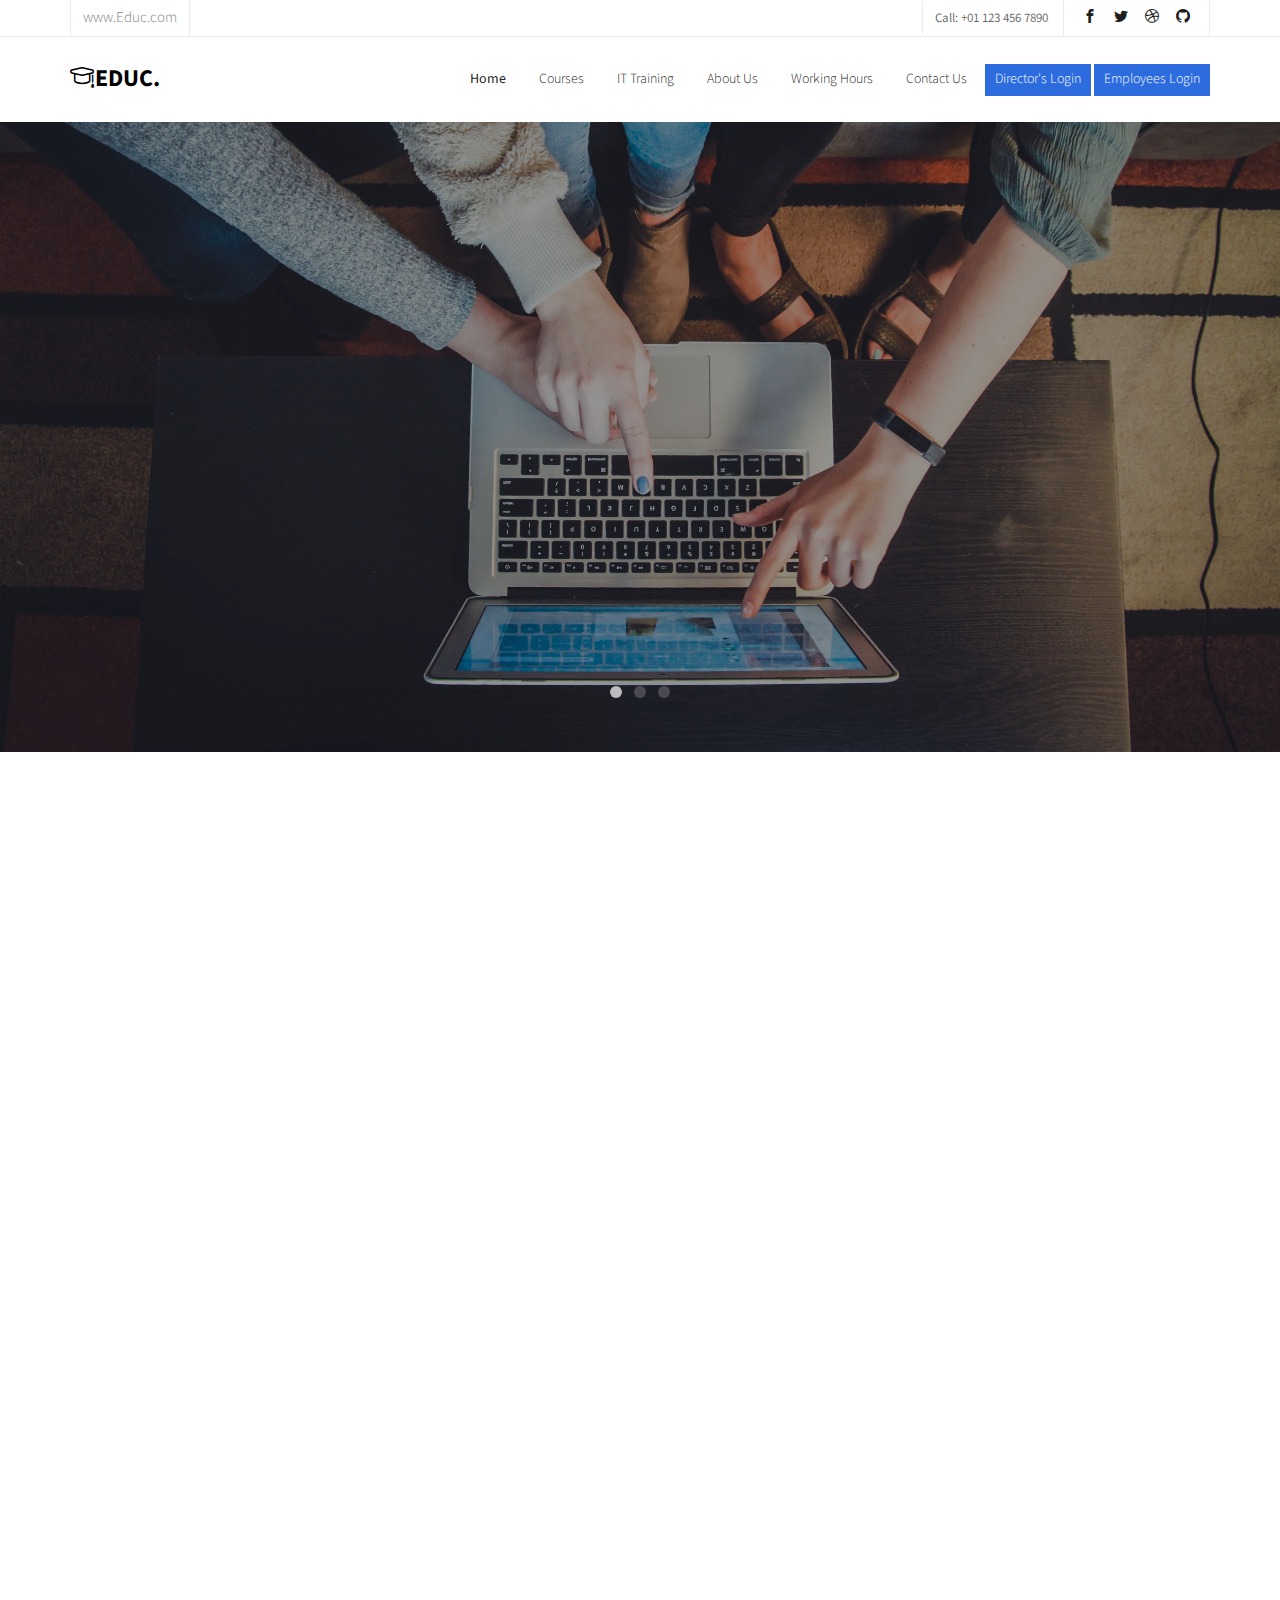
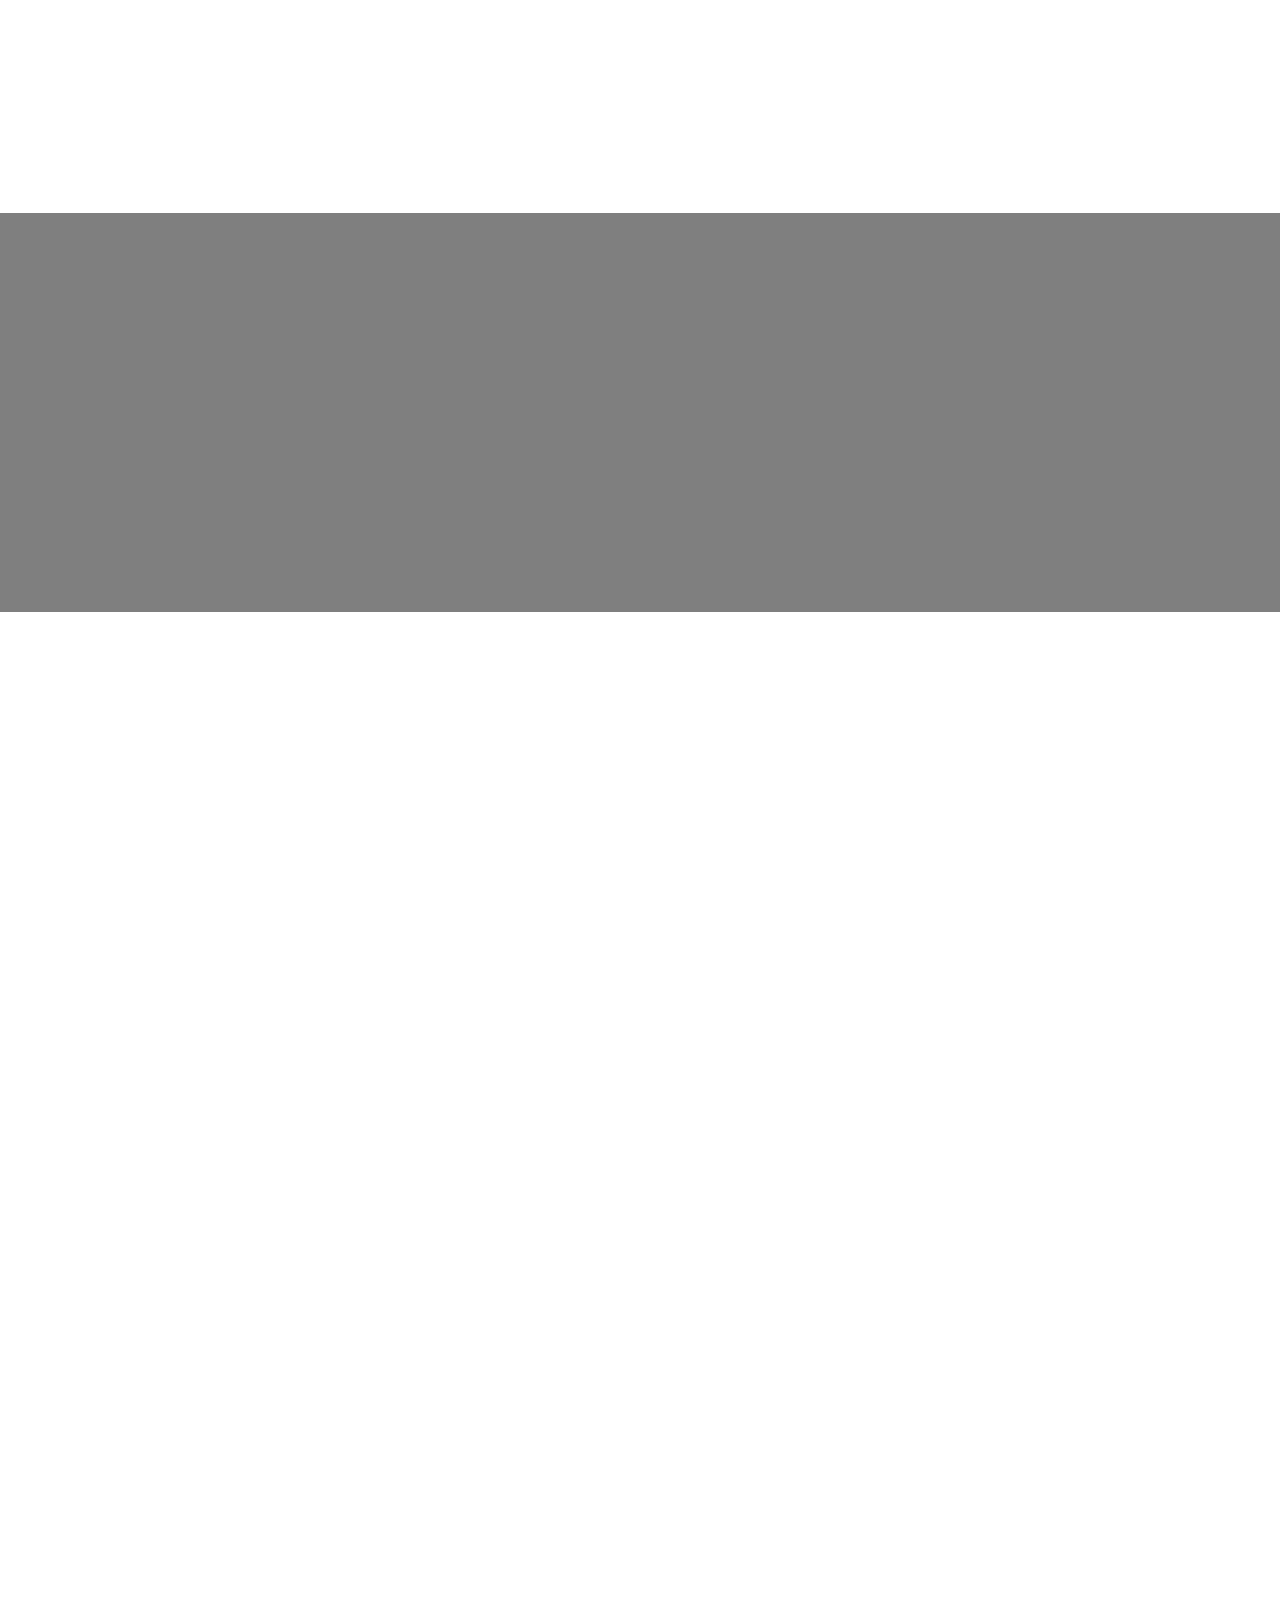
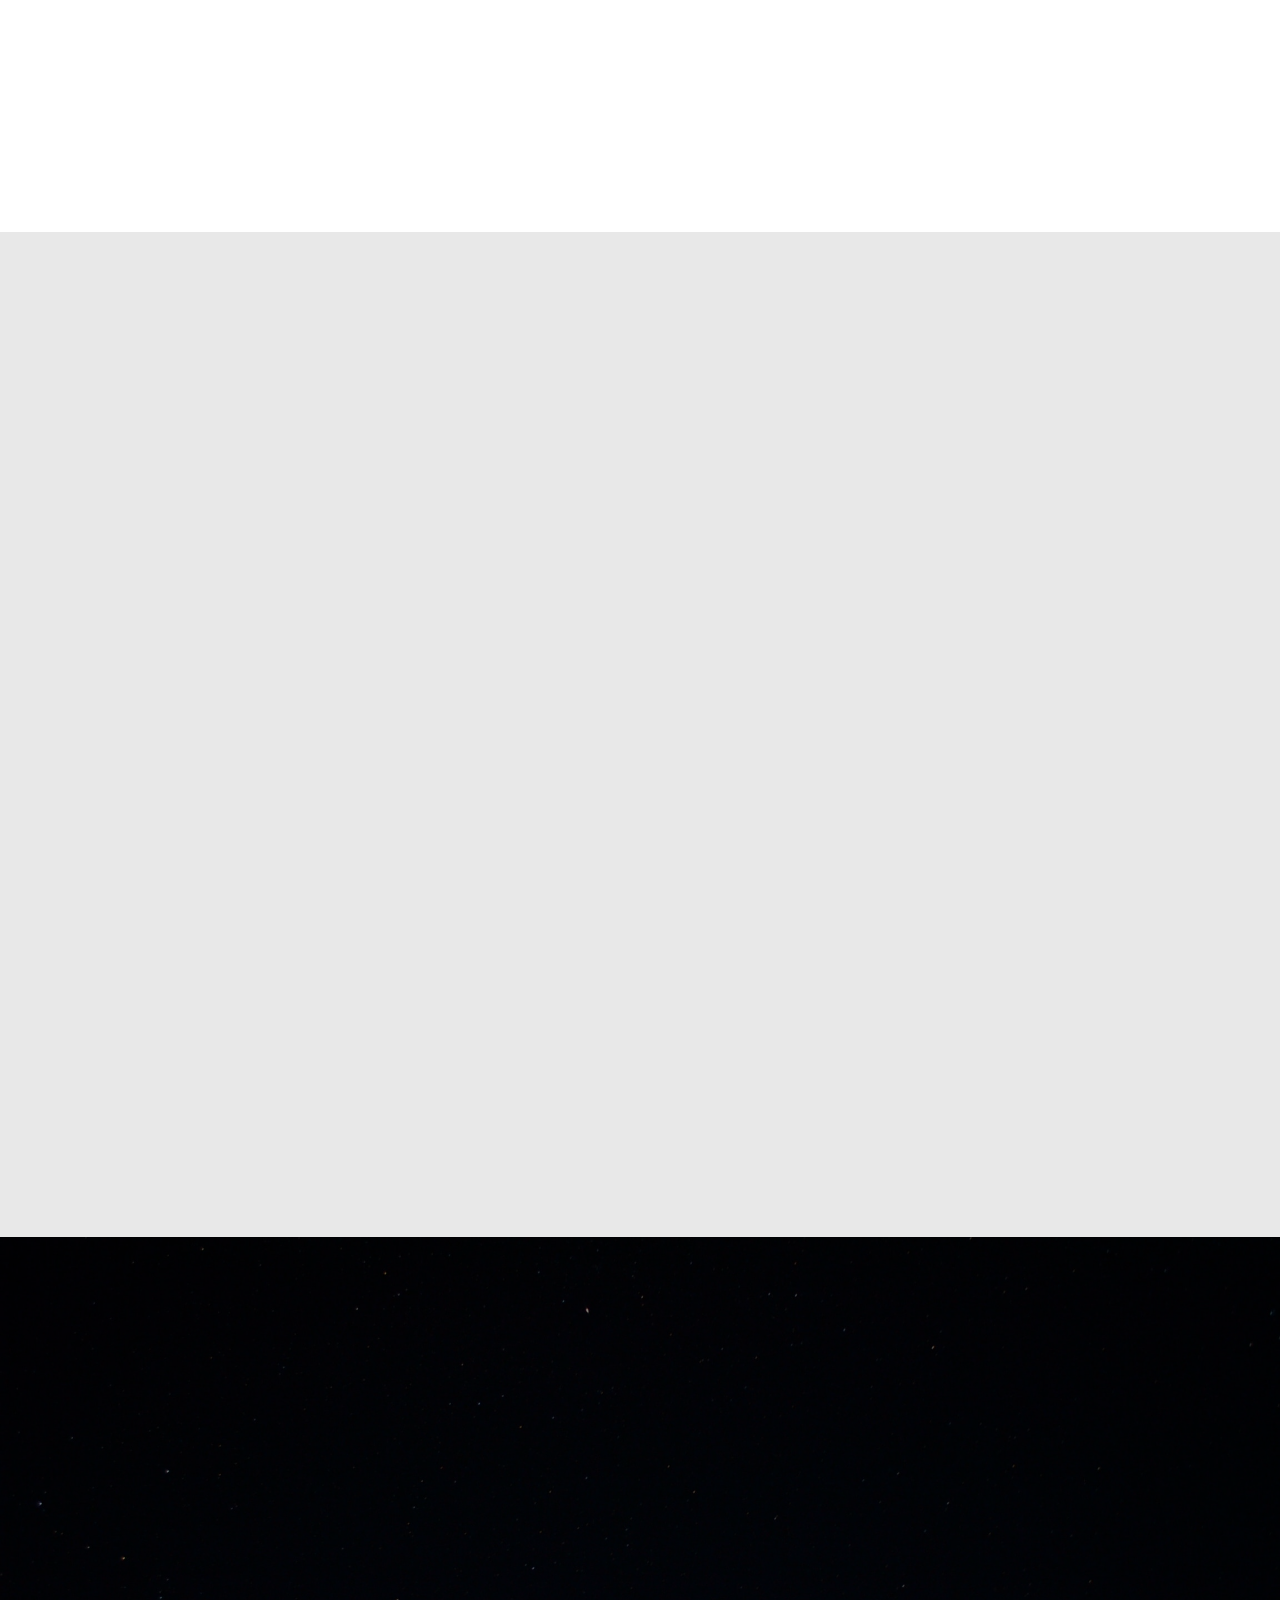
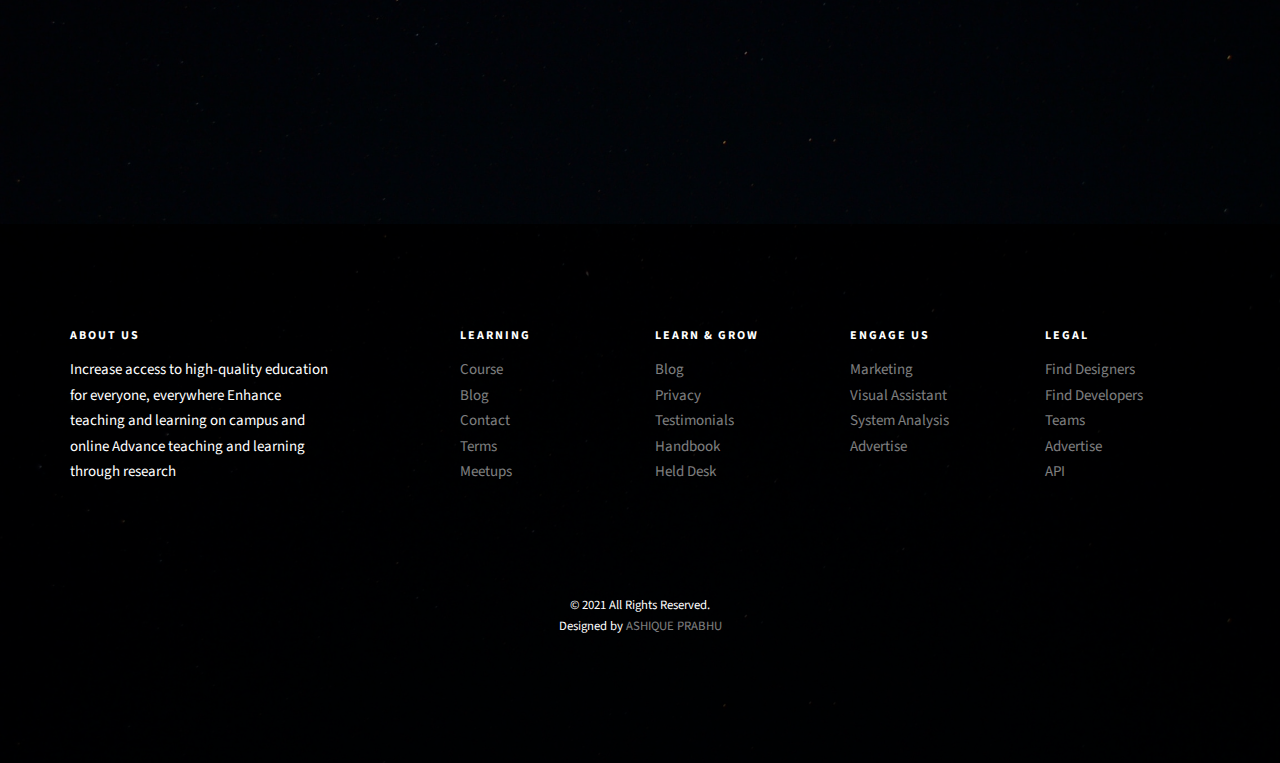
<file: index.html>
<!DOCTYPE HTML>
<html>
	<head>
	<meta charset="utf-8">
	<meta http-equiv="X-UA-Compatible" content="IE=edge">
	<title>EDUC. | Home</title>
	<meta name="viewport" content="width=device-width, initial-scale=1">
	<meta name="description" content="Free HTML5 Website Template by freehtml5.co" />
	<meta name="keywords" content="free website templates, free html5, free template, free bootstrap, free website template, html5, css3, mobile first, responsive" />
	<meta name="author" content="freehtml5.co" />
	<link rel="icon" type="image/png" href="../education/images/e.png"/>

	<!-- 
	//////////////////////////////////////////////////////

	FREE HTML5 TEMPLATE 
	DESIGNED & DEVELOPED by FreeHTML5.co
		
	Website: 		http://freehtml5.co/
	Email: 			info@freehtml5.co
	Twitter: 		http://twitter.com/fh5co
	Facebook: 		https://www.facebook.com/fh5co

	//////////////////////////////////////////////////////
	 -->

  	<!-- Facebook and Twitter integration -->
	<meta property="og:title" content=""/>
	<meta property="og:image" content=""/>
	<meta property="og:url" content=""/>
	<meta property="og:site_name" content=""/>
	<meta property="og:description" content=""/>
	<meta name="twitter:title" content="" />
	<meta name="twitter:image" content="" />
	<meta name="twitter:url" content="" />
	<meta name="twitter:card" content="" />

	<link href="https://fonts.googleapis.com/css?family=Source+Sans+Pro:300,400,600,700" rel="stylesheet">
	<link href="https://fonts.googleapis.com/css?family=Roboto+Slab:300,400" rel="stylesheet">
	
	<!-- Animate.css -->
	<link rel="stylesheet" href="css/animate.css">
	<!-- Icomoon Icon Fonts-->
	<link rel="stylesheet" href="css/icomoon.css">
	<!-- Bootstrap  -->
	<link rel="stylesheet" href="css/bootstrap.css">

	<!-- Magnific Popup -->
	<link rel="stylesheet" href="css/magnific-popup.css">

	<!-- Owl Carousel  -->
	<link rel="stylesheet" href="css/owl.carousel.min.css">
	<link rel="stylesheet" href="css/owl.theme.default.min.css">

	<!-- Flexslider  -->
	<link rel="stylesheet" href="css/flexslider.css">

	<!-- Pricing -->
	<link rel="stylesheet" href="css/pricing.css">

	<!-- Theme style  -->
	<link rel="stylesheet" href="css/style.css">

	<!-- Modernizr JS -->
	<script src="js/modernizr-2.6.2.min.js"></script>
	<!-- FOR IE9 below -->
	<!--[if lt IE 9]>
	<script src="js/respond.min.js"></script>
	<![endif]-->

	</head>
	<body>
		
	<div class="fh5co-loader"></div>
	
	<div id="page">
	<nav class="fh5co-nav" role="navigation">
		<div class="top">
			<div class="container">
				<div class="row">
					<div class="col-xs-12 text-right">
						<p class="site">www.Educ.com</p>
						<p class="num">Call: +01 123 456 7890</p>
						<ul class="fh5co-social">
							<li><a href="#"><i class="icon-facebook2"></i></a></li>
							<li><a href="#"><i class="icon-twitter2"></i></a></li>
							<li><a href="#"><i class="icon-dribbble2"></i></a></li>
							<li><a href="#"><i class="icon-github"></i></a></li>
						</ul>
					</div>
				</div>
			</div>
		</div>
		<div class="top-menu">
			<div class="container">
				<div class="row">
					<div class="col-xs-2">
						<div id="fh5co-logo"><a href="index.html"><i class="icon-study"></i>Educ<span>.</span></a></div>
					</div>
					<div class="col-xs-10 text-right menu-1">
						<ul>
							<li class="active"><a href="index.html">Home</a></li>
							<li><a href="#">Courses</a></li>
							<li><a href="#">IT Training</a></li>
							<li><a href="#">About Us</a></li>
							<li><a href="#">Working Hours</a></li>
							
							<li><a href="#">Contact Us</a></li>
							<li class="btn-cta"><a href="../education/directors login/index.html"><span>Director's Login</span></a></li>
							<li class="btn-cta"><a href="../education/employees login/index.html"><span>Employees Login</span></a></li>
						</ul>
					</div>
				</div>
				
			</div>
		</div>
	</nav>
	
	<aside id="fh5co-hero">
		<div class="flexslider">
			<ul class="slides">
		   	<li style="background-image: url(images/3.jpg);">
		   		<div class="overlay-gradient"></div>
		   		<div class="container">
		   			<div class="row">
			   			<div class="col-md-8 col-md-offset-2 text-center slider-text">
			   				<div class="slider-text-inner">
			   					<h1>The Roots of Education are Bitter, But the Fruit is Sweet</h1>
									
									<p><a class="btn btn-primary btn-lg" href="../education/user login/index.html">Start Learning Now!</a></p>
			   				</div>
			   			</div>
			   		</div>
		   		</div>
		   	</li>
		   	<li style="background-image: url(images/2.jpg);">
		   		<div class="overlay-gradient"></div>
		   		<div class="container">
		   			<div class="row">
			   			<div class="col-md-8 col-md-offset-2 text-center slider-text">
			   				<div class="slider-text-inner">
			   					<h1>The Great Aim of Education is not Knowledge, But Action</h1>
									
									<p><a class="btn btn-primary btn-lg btn-learn" href="../education/user login/index.html">Start Learning Now!</a></p>
			   				</div>
			   			</div>
			   		</div>
		   		</div>
		   	</li>
		   	<li style="background-image: url(images/4.jpg);">
		   		<div class="overlay-gradient"></div>
		   		<div class="container">
		   			<div class="row">
			   			<div class="col-md-8 col-md-offset-2 text-center slider-text">
			   				<div class="slider-text-inner">
			   					<h1>We Help You to Learn New Things</h1>
									
									<p><a class="btn btn-primary btn-lg btn-learn" href="../education/user login/index.html">Start Learning Now!</a></p>
			   				</div>
			   			</div>
			   		</div>
		   		</div>
		   	</li>		   	
		  	</ul>
	  	</div>
	</aside>

	<div id="fh5co-course-categories">
		<div class="container">
			<div class="row animate-box">
				<div class="col-md-6 col-md-offset-3 text-center fh5co-heading">
					<h2>Services</h2>
					<p>the services and rights the Participating Institution provides to a Student in return for the Student’s payment of Tuition to the Institution; Educational Services does not include fees for room and board, travel, health care, books, supplies or equipment.</p>
				</div>
			</div>
			<div class="row">
				<div class="col-md-3 col-sm-6 text-center animate-box">
					<div class="services">
						<span class="icon">
							<i class="icon-book"></i>
						</span>
						<div class="desc">
							<h3><a href="#">IT Training</a></h3>
							<p>IT Training is specific to the Information Technology (IT) industry, or to the skills necessary for performing information it jobs</p>
						</div>
					</div>
				</div>
				<div class="col-md-3 col-sm-6 text-center animate-box">
					<div class="services">
						<span class="icon">
							<i class="icon-heart4"></i>
						</span>
						<div class="desc">
							<h3><a href="#">Health &amp; Psychology</a></h3>
							<p>Health psychology is the study of psychological and behavioral processes in health, illness, and healthcare.</p>
						</div>
					</div>
				</div>
				<div class="col-md-3 col-sm-6 text-center animate-box">
					<div class="services">
						<span class="icon">
							<i class="icon-banknote"></i>
						</span>
						<div class="desc">
							<h3><a href="#">Accounting</a></h3>
							<p>Accounting is the process of recording financial transactions pertaining to a business.</p>
						</div>
					</div>
				</div>
				<div class="col-md-3 col-sm-6 text-center animate-box">
					<div class="services">
						<span class="icon">
							<i class="icon-lab2"></i>
						</span>
						<div class="desc">
							<h3><a href="#">Science &amp; Technology</a></h3>
							<p>Science encompasses the systematic study of the structure and behaviour of the physical and natural world through observation and experiment.</p>
						</div>
					</div>
				</div>
				<div class="col-md-3 col-sm-6 text-center animate-box">
					<div class="services">
						<span class="icon">
							<i class="icon-photo"></i>
						</span>
						<div class="desc">
							<h3><a href="#">Art &amp; Media</a></h3>
							<p>Media are the communication outlets or tools used to store and deliver information or data.</p>
						</div>
					</div>
				</div>
				<div class="col-md-3 col-sm-6 text-center animate-box">
					<div class="services">
						<span class="icon">
							<i class="icon-study"></i>
						</span>
						<div class="desc">
							<h3><a href="#">Teachers Training</a></h3>
							<p>Teacher education TE (TE) or teacher training refers to the policies, procedures, and provision designed to equip (prospective) teachers with the knowledge, attitudes, behaviors,.</p>
						</div>
					</div>
				</div>
				<div class="col-md-3 col-sm-6 text-center animate-box">
					<div class="services">
						<span class="icon">
							<i class="icon-bubble3"></i>
						</span>
						<div class="desc">
							<h3><a href="#">Language Training</a></h3>
							<p>anguage school is a school where one studies a foreign language. Classes at a language school are usually geared towards, for example, communicative competence in a foreign language.</p>
						</div>
					</div>
				</div>
				<div class="col-md-3 col-sm-6 text-center animate-box">
					<div class="services">
						<span class="icon">
							<i class="icon-world"></i>
						</span>
						<div class="desc">
							<h3><a href="#">Web &amp; Programming</a></h3>
							<p>Web programming refers to the writing, markup and coding involved in Web development, which includes Web content, Web client and server scripting and network security..</p>
						</div>
					</div>
				</div>
			</div>
		</div>
	</div>

	<div id="fh5co-counter" class="fh5co-counters" style="background-image: url(images/img_bg_4.jpg);" data-stellar-background-ratio="0.5">
		<div class="overlay"></div>
		<div class="container">
			<div class="row">
				<div class="col-md-10 col-md-offset-1">
					<div class="row">
						<div class="col-md-3 col-sm-6 text-center animate-box">
							<span class="icon"><i class="icon-world"></i></span>
							<span class="fh5co-counter js-counter" data-from="0" data-to="3297" data-speed="5000" data-refresh-interval="50"></span>
							<span class="fh5co-counter-label">Foreign Followers</span>
						</div>
						<div class="col-md-3 col-sm-6 text-center animate-box">
							<span class="icon"><i class="icon-study"></i></span>
							<span class="fh5co-counter js-counter" data-from="0" data-to="3700" data-speed="5000" data-refresh-interval="50"></span>
							<span class="fh5co-counter-label">Students Enrolled</span>
						</div>
						<div class="col-md-3 col-sm-6 text-center animate-box">
							<span class="icon"><i class="icon-bulb"></i></span>
							<span class="fh5co-counter js-counter" data-from="0" data-to="5034" data-speed="5000" data-refresh-interval="50"></span>
							<span class="fh5co-counter-label">Classes Complete</span>
						</div>
						<div class="col-md-3 col-sm-6 text-center animate-box">
							<span class="icon"><i class="icon-head"></i></span>
							<span class="fh5co-counter js-counter" data-from="0" data-to="1080" data-speed="5000" data-refresh-interval="50"></span>
							<span class="fh5co-counter-label">Certified Teachers</span>
						</div>
					</div>
				</div>
			</div>
		</div>
	</div>

	<div id="fh5co-course">
		<div class="container">
			<div class="row animate-box">
				<div class="col-md-6 col-md-offset-3 text-center fh5co-heading">
					<h2>Our Course</h2>
					<p>Be student-centered, rather than teacher-centered or course-centered. Use brief, outcomes-based, descriptive phrases that begin with an imperative or active verb.</p>
				</div>
			</div>
			<div class="row">
				<div class="col-md-6 animate-box">
					<div class="course">
						<a href="#" class="course-img" style="background-image: url(images/webmaster.jpg);">
						</a>
						<div class="desc">
							<h3><a href="../education/user login/index.html">Web Master</a></h3>
							<p>A webmaster is a person responsible for maintaining one or more websites. ... Webmasters may be generalists with HTML expertise who manage most or all aspects of web operations..</p>
							<span><a href="../education/user login/index.html" class="btn btn-primary btn-sm btn-course">Take A Course</a></span>
						</div>
					</div>
				</div>
				<div class="col-md-6 animate-box">
					<div class="course">
						<a href="../education/user login/index.html" class="course-img" style="background-image: url(images/buisnesss.jpg);">
						</a>
						<div class="desc">
							<h3><a href="../education/user login/index.html">Business &amp; Accounting</a></h3>
							<p>Business accounting is the systematic recording, analysing, interpreting and presenting of financial information. ... Accounting helps business owners meet their compliance obligations. It also helps them make smart decisions with their money.</p>
							<span><a href="../education/user login/index.html" class="btn btn-primary btn-sm btn-course">Take A Course</a></span>
						</div>
					</div>
				</div>
				<div class="col-md-6 animate-box">
					<div class="course">
						<a href="#" class="course-img" style="background-image: url(images/science.jpg);">
						</a>
						<div class="desc">
							<h3><a href="../education/user login/index.html">Science &amp; Technology</a></h3>
							<p>Science encompasses the systematic study of the structure and behaviour of the physical and natural world through observation and experiment, and technology is the application of scientific knowledge for practical purposes.</p>
							<span><a href="../education/user login/index.html" class="btn btn-primary btn-sm btn-course">Take A Course</a></span>
						</div>
					</div>
				</div>
				<div class="col-md-6 animate-box">
					<div class="course">
						<a href="#" class="course-img" style="background-image: url(images/medical.jpg);">
						</a>
						<div class="desc">
							<h3><a href="../education/user login/index.html">Health &amp; Psychology</a></h3>
							<p>Health psychology is a specialty area that focuses on how biology, psychology, behavior, and social factors influence health and illness. Other terms including medical psychology and behavioral medicine are sometimes used interchangeably with the term health psychology.</p>
							<span><a href="../education/user login/index.html" class="btn btn-primary btn-sm btn-course">Take A Course</a></span>
						</div>
					</div>
				</div>
			</div>
		</div>
	</div>

	

	

	<div id="fh5co-pricing" class="fh5co-bg-section">
		<div class="container">
			<div class="row animate-box">
				<div class="col-md-6 col-md-offset-3 text-center fh5co-heading">
					<h2>Plan &amp; Pricing</h2>
					<p>We are providing several plans for join the our society. All plans are user-friendly to all.</p>
				</div>
			</div>
			<div class="row">
				<div class="pricing pricing--rabten">
					<div class="col-md-4 animate-box">
						<div class="pricing__item">
							<div class="wrap-price">
								 <!-- <div class="icon icon-user2"></div> -->
	                     <h3 class="pricing__title">Trial</h3>
	                     <!-- <p class="pricing__sentence">Single user license</p> -->
							</div>
                     <div class="pricing__price">
                        <span class="pricing__anim pricing__anim--1">
								<span class="pricing__currency">$</span>0
                        </span>
                        <span class="pricing__anim pricing__anim--2">
								<span class="pricing__period">per year</span>
                        </span>
                     </div>
                     <div class="wrap-price">
                     	<ul class="pricing__feature-list">
	                        <li class="pricing__feature">One Day Trial</li>
	                        <li class="pricing__feature">Limited Courses</li>
	                        <li class="pricing__feature">Free 3 Lessons</li>
	                        <li class="pricing__feature">No Supporter</li>
	                        <li class="pricing__feature">No Tutorial</li>
	                        <li class="pricing__feature">No Ebook</li>
	                         <li class="pricing__feature">Limited Registered User</li>
	                     </ul>
	                     <button class="pricing__action">Choose plan</button>
                     </div>
                  </div>
					</div>
					<div class="col-md-4 animate-box">
						<div class="pricing__item">
							<div class="wrap-price">
								<!-- <div class="icon icon-store"></div> -->
	                     <h3 class="pricing__title">Silver</h3>
	                     <!-- <p class="pricing__sentence">Up to 5 users</p> -->
							</div>
                     <div class="pricing__price">
                        <span class="pricing__anim pricing__anim--1">
								<span class="pricing__currency">$</span>79
                        </span>
                        <span class="pricing__anim pricing__anim--2">
								<span class="pricing__period">per year</span>
                        </span>
                     </div>
                     <div class="wrap-price">
                     	<ul class="pricing__feature-list">
	                        <li class="pricing__feature">One Year Standard Access</li>
	                        <li class="pricing__feature">Limited Courses</li>
	                        <li class="pricing__feature">300+ Lessons</li>
	                        <li class="pricing__feature">Random Supporter</li>
	                        <li class="pricing__feature">View Only Ebook</li>
	                        <li class="pricing__feature">Standard Tutorials</li>
	                         <li class="pricing__feature">Unlimited Registered User</li>
	                     </ul>
	                     <button class="pricing__action">Choose plan</button>
                     </div>
                 </div>
					</div>
					<div class="col-md-4 animate-box">
                  <div class="pricing__item">
                  	<div class="wrap-price">
                  		<!-- <div class="icon icon-home2"></div> -->
	                     <h3 class="pricing__title">Gold</h3>
	                     <!-- <p class="pricing__sentence">Unlimited users</p> -->
							</div>
                     <div class="pricing__price">
                        <span class="pricing__anim pricing__anim--1">
								<span class="pricing__currency">$</span>499
                        </span>
                        <span class="pricing__anim pricing__anim--2">
								<span class="pricing__period">per year</span>
                        </span>
                     </div>
                     <div class="wrap-price">
                     	<ul class="pricing__feature-list">
	                        <li class="pricing__feature">Life Time Access</li>
	                        <li class="pricing__feature">Unlimited All Courses</li>
	                        <li class="pricing__feature">7000+ Lessons &amp; Growing</li>
	                        <li class="pricing__feature">Free Supporter</li>
	                        <li class="pricing__feature">Free Ebook Downloads</li>
	                        <li class="pricing__feature">Premium Tutorials</li>
	                         <li class="pricing__feature">Unlimited Registered User</li>
	                     </ul>
	                     <button class="pricing__action">Choose plan</button>
                     </div>
                  </div>
               </div>
            </div>
			</div>
		</div>
	</div>

	<div id="fh5co-register" style="background-image: url(images/black.jpg);">
		<div class="overlay"></div>
		<div class="row">
			<div class="col-md-8 col-md-offset-2 animate-box">
				<div class="date-counter text-center">
					<h2>Get 400 of Online Courses for Free</h2>
					<h3></h3>
					<div class="simply-countdown simply-countdown-one"></div>
					<p><strong>Limited Offer, Hurry Up!</strong></p>
					<p><a href="../education/user login/index.html" class="btn btn-primary btn-lg btn-reg">Register Now!</a></p>
				</div>
			</div>
		</div>
	</div>

	

	<footer id="fh5co-footer" role="contentinfo" style="background-image: url(images/black.jpg);">
		<div class="overlay"></div>
		<div class="container">
			<div class="row row-pb-md">
				<div class="col-md-3 fh5co-widget">
					<h3>About Us</h3>
					<p>Increase access to high-quality education for everyone, everywhere
						Enhance teaching and learning on campus and online
						Advance teaching and learning through research</p>
				</div>
				<div class="col-md-2 col-sm-4 col-xs-6 col-md-push-1 fh5co-widget">
					<h3>Learning</h3>
					<ul class="fh5co-footer-links">
						<li><a href="#">Course</a></li>
						<li><a href="#">Blog</a></li>
						<li><a href="#">Contact</a></li>
						<li><a href="#">Terms</a></li>
						<li><a href="#">Meetups</a></li>
					</ul>
				</div>

				<div class="col-md-2 col-sm-4 col-xs-6 col-md-push-1 fh5co-widget">
					<h3>Learn &amp; Grow</h3>
					<ul class="fh5co-footer-links">
						<li><a href="#">Blog</a></li>
						<li><a href="#">Privacy</a></li>
						<li><a href="#">Testimonials</a></li>
						<li><a href="#">Handbook</a></li>
						<li><a href="#">Held Desk</a></li>
					</ul>
				</div>

				<div class="col-md-2 col-sm-4 col-xs-6 col-md-push-1 fh5co-widget">
					<h3>Engage us</h3>
					<ul class="fh5co-footer-links">
						<li><a href="#">Marketing</a></li>
						<li><a href="#">Visual Assistant</a></li>
						<li><a href="#">System Analysis</a></li>
						<li><a href="#">Advertise</a></li>
					</ul>
				</div>

				<div class="col-md-2 col-sm-4 col-xs-6 col-md-push-1 fh5co-widget">
					<h3>Legal</h3>
					<ul class="fh5co-footer-links">
						<li><a href="#">Find Designers</a></li>
						<li><a href="#">Find Developers</a></li>
						<li><a href="#">Teams</a></li>
						<li><a href="#">Advertise</a></li>
						<li><a href="#">API</a></li>
					</ul>
				</div>
			</div>

			<div class="row copyright">
				<div class="col-md-12 text-center">
					<p>
						<small class="block">&copy; 2021 All Rights Reserved.</small> 
						<small class="block">Designed by <a href="https://ashiqueprabhu.netlify.app/" target="_blank">ASHIQUE PRABHU</a> </small>
					</p>
				</div>
			</div>

		</div>
	</footer>
	</div>

	<div class="gototop js-top">
		<a href="#" class="js-gotop"><i class="icon-arrow-up"></i></a>
	</div>
	
	<!-- jQuery -->
	<script src="js/jquery.min.js"></script>
	<!-- jQuery Easing -->
	<script src="js/jquery.easing.1.3.js"></script>
	<!-- Bootstrap -->
	<script src="js/bootstrap.min.js"></script>
	<!-- Waypoints -->
	<script src="js/jquery.waypoints.min.js"></script>
	<!-- Stellar Parallax -->
	<script src="js/jquery.stellar.min.js"></script>
	<!-- Carousel -->
	<script src="js/owl.carousel.min.js"></script>
	<!-- Flexslider -->
	<script src="js/jquery.flexslider-min.js"></script>
	<!-- countTo -->
	<script src="js/jquery.countTo.js"></script>
	<!-- Magnific Popup -->
	<script src="js/jquery.magnific-popup.min.js"></script>
	<script src="js/magnific-popup-options.js"></script>
	<!-- Count Down -->
	<script src="js/simplyCountdown.js"></script>
	<!-- Main -->
	<script src="js/main.js"></script>
	<script>
    var d = new Date(new Date().getTime() + 1000 * 120 * 120 * 2000);

    // default example
    simplyCountdown('.simply-countdown-one', {
        year: d.getFullYear(),
        month: d.getMonth() + 1,
        day: d.getDate()
    });

    //jQuery example
    $('#simply-countdown-losange').simplyCountdown({
        year: d.getFullYear(),
        month: d.getMonth() + 1,
        day: d.getDate(),
        enableUtc: false
    });
	</script>
	</body>
</html>
</file>
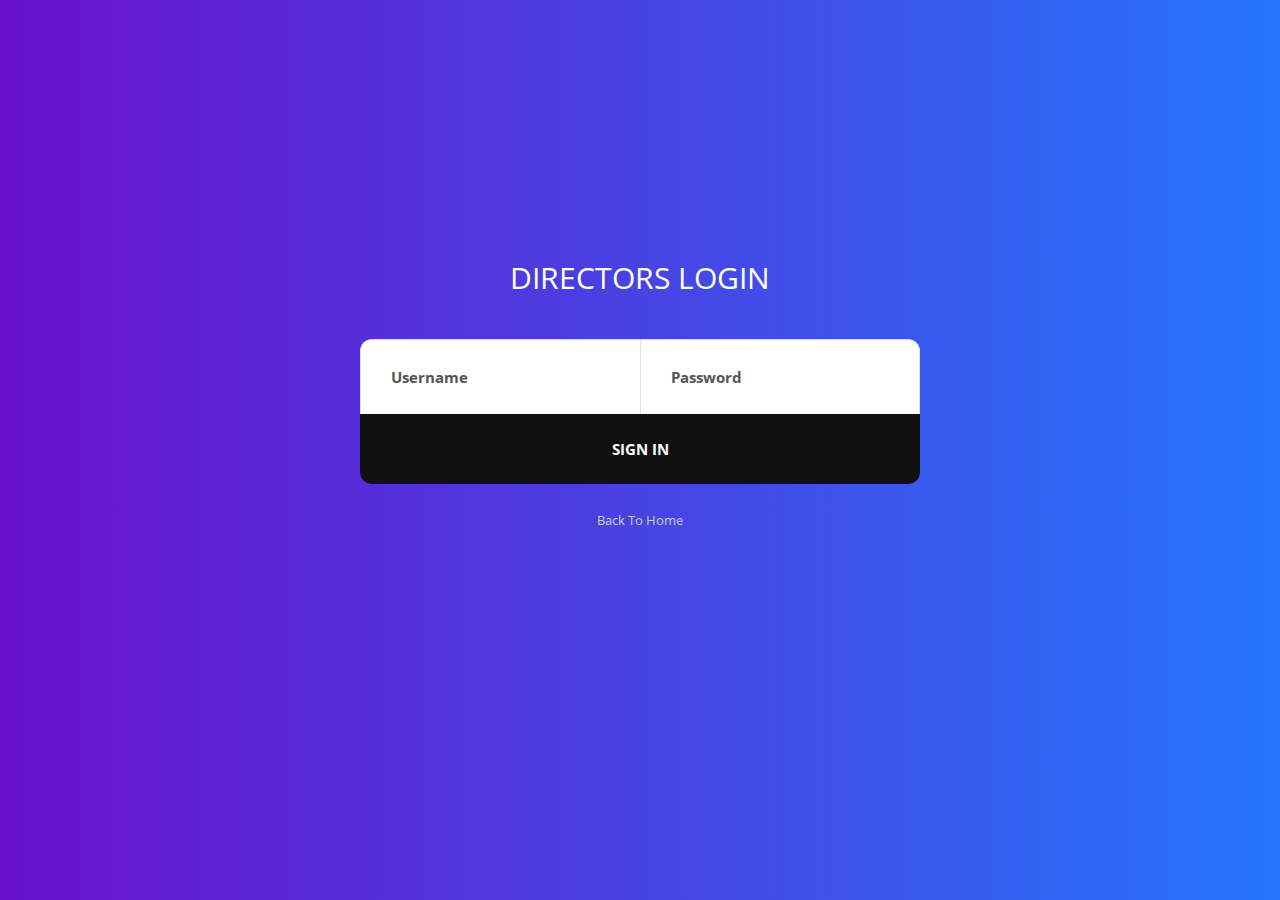
<file: directors login/index.html>
<!DOCTYPE html>
<html lang="en">
<head>
	<title>DIRECTORS LOGIN </title>
	<meta charset="UTF-8">
	<meta name="viewport" content="width=device-width, initial-scale=1">
<!--===============================================================================================-->	
	<link rel="icon" type="image/png" href="images/icons/favicon.ico"/>
<!--===============================================================================================-->
	<link rel="stylesheet" type="text/css" href="vendor/bootstrap/css/bootstrap.min.css">
<!--===============================================================================================-->
	<link rel="stylesheet" type="text/css" href="fonts/font-awesome-4.7.0/css/font-awesome.min.css">
<!--===============================================================================================-->
	<link rel="stylesheet" type="text/css" href="fonts/Linearicons-Free-v1.0.0/icon-font.min.css">
<!--===============================================================================================-->
	<link rel="stylesheet" type="text/css" href="vendor/animate/animate.css">
<!--===============================================================================================-->	
	<link rel="stylesheet" type="text/css" href="vendor/css-hamburgers/hamburgers.min.css">
<!--===============================================================================================-->
	<link rel="stylesheet" type="text/css" href="vendor/animsition/css/animsition.min.css">
<!--===============================================================================================-->
	<link rel="stylesheet" type="text/css" href="vendor/select2/select2.min.css">
<!--===============================================================================================-->	
	<link rel="stylesheet" type="text/css" href="vendor/daterangepicker/daterangepicker.css">
<!--===============================================================================================-->
	<link rel="stylesheet" type="text/css" href="css/util.css">
	<link rel="stylesheet" type="text/css" href="css/main.css">
<!--===============================================================================================-->
</head>
<body>
	
	<div class="limiter">
		<div class="container-login100">
			<div class="wrap-login100 p-b-160 p-t-50">
				<form class="login100-form validate-form">
					<span class="login100-form-title p-b-43">
						DIRECTORS LOGIN
					</span>
					
					<div class="wrap-input100 rs1 validate-input" data-validate = "Username is required">
						<input class="input100" type="text" name="username">
						<span class="label-input100">Username</span>
					</div>
					
					
					<div class="wrap-input100 rs2 validate-input" data-validate="Password is required">
						<input class="input100" type="password" name="pass">
						<span class="label-input100">Password</span>
					</div>

					<div class="container-login100-form-btn">
						<button class="login100-form-btn">
							Sign in
						</button>
					</div>
					
					<div class="text-center w-full p-t-23">
						<a href="../templates/home.html" class="txt1">
							Back To Home
						</a>
					</div>
				</form>
			</div>
		</div>
	</div>
	
	

	
	
<!--===============================================================================================-->
	<script src="vendor/jquery/jquery-3.2.1.min.js"></script>
<!--===============================================================================================-->
	<script src="vendor/animsition/js/animsition.min.js"></script>
<!--===============================================================================================-->
	<script src="vendor/bootstrap/js/popper.js"></script>
	<script src="vendor/bootstrap/js/bootstrap.min.js"></script>
<!--===============================================================================================-->
	<script src="vendor/select2/select2.min.js"></script>
<!--===============================================================================================-->
	<script src="vendor/daterangepicker/moment.min.js"></script>
	<script src="vendor/daterangepicker/daterangepicker.js"></script>
<!--===============================================================================================-->
	<script src="vendor/countdowntime/countdowntime.js"></script>
<!--===============================================================================================-->
	<script src="js/main.js"></script>

</body>
</html>
</file>
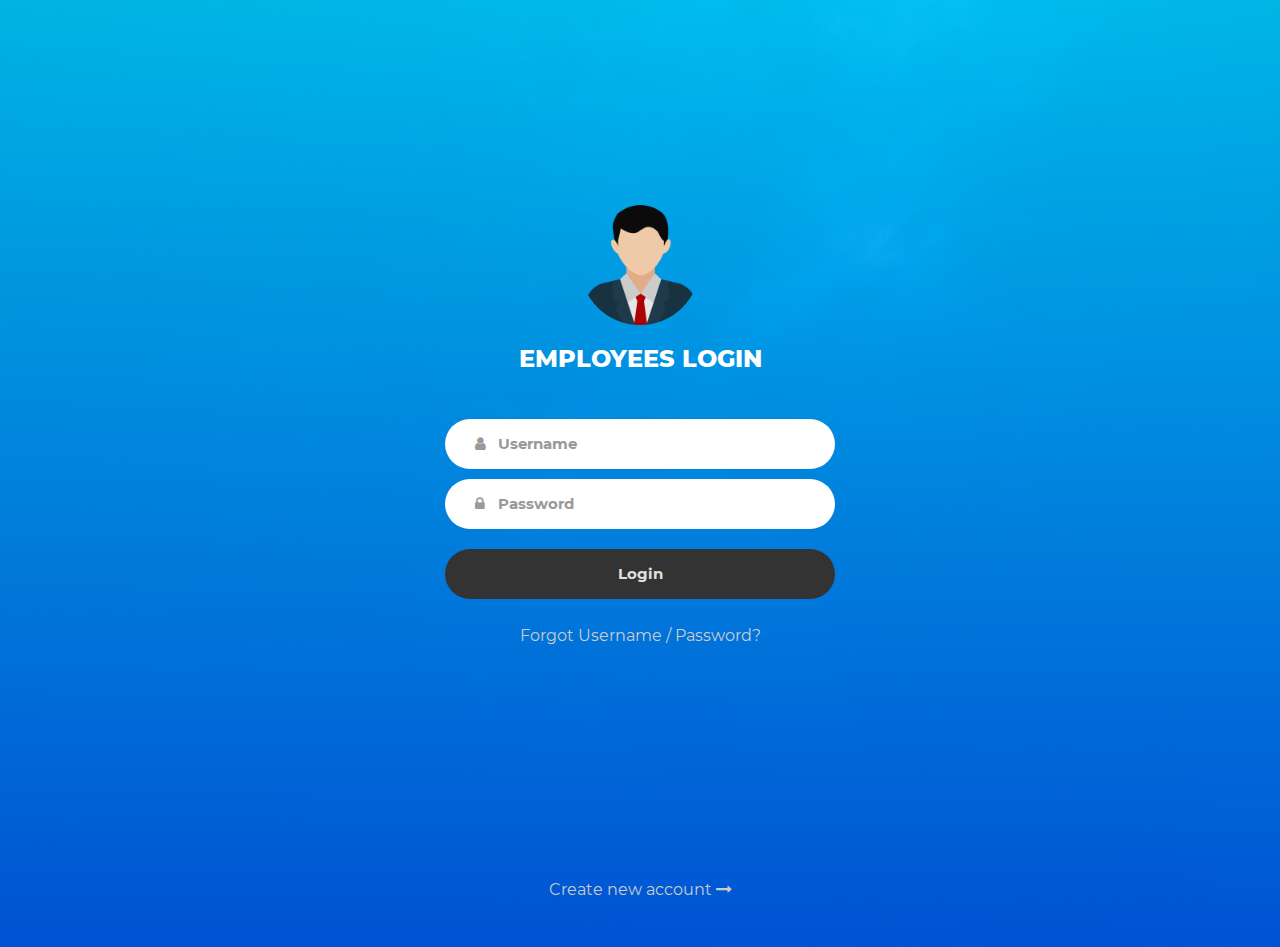
<file: employees login/index.html>
<!DOCTYPE html>
<html lang="en">
<head>
	<title>EMPLOYEES LOGIN</title>
	<meta charset="UTF-8">
	<meta name="viewport" content="width=device-width, initial-scale=1">
<!--===============================================================================================-->	
	<link rel="icon" type="image/png" href="images/icons/favicon.ico"/>
<!--===============================================================================================-->
	<link rel="stylesheet" type="text/css" href="vendor/bootstrap/css/bootstrap.min.css">
<!--===============================================================================================-->
	<link rel="stylesheet" type="text/css" href="fonts/font-awesome-4.7.0/css/font-awesome.min.css">
<!--===============================================================================================-->
	<link rel="stylesheet" type="text/css" href="fonts/Linearicons-Free-v1.0.0/icon-font.min.css">
<!--===============================================================================================-->
	<link rel="stylesheet" type="text/css" href="vendor/animate/animate.css">
<!--===============================================================================================-->	
	<link rel="stylesheet" type="text/css" href="vendor/css-hamburgers/hamburgers.min.css">
<!--===============================================================================================-->
	<link rel="stylesheet" type="text/css" href="vendor/select2/select2.min.css">
<!--===============================================================================================-->
	<link rel="stylesheet" type="text/css" href="css/util.css">
	<link rel="stylesheet" type="text/css" href="css/main.css">
<!--===============================================================================================-->
</head>
<body>
	
	<div class="limiter">
		<div class="container-login100" style="background-image: url('images/bg1.jpg');">
			<div class="wrap-login100 p-t-190 p-b-30">
				<form class="login100-form validate-form">
					<div class="login100-form-avatar">
						<img src="images/avatar 2.png" alt="AVATAR">
					</div>

					<span class="login100-form-title p-t-20 p-b-45">
						EMPLOYEES LOGIN
					</span>

					<div class="wrap-input100 validate-input m-b-10" data-validate = "Username is required">
						<input class="input100" type="text" name="username" placeholder="Username">
						<span class="focus-input100"></span>
						<span class="symbol-input100">
							<i class="fa fa-user"></i>
						</span>
					</div>

					<div class="wrap-input100 validate-input m-b-10" data-validate = "Password is required">
						<input class="input100" type="password" name="pass" placeholder="Password">
						<span class="focus-input100"></span>
						<span class="symbol-input100">
							<i class="fa fa-lock"></i>
						</span>
					</div>

					<div class="container-login100-form-btn p-t-10">
						<button class="login100-form-btn">
							Login
						</button>
					</div>

					<div class="text-center w-full p-t-25 p-b-230">
						<a href="#" class="txt1">
							Forgot Username / Password?
						</a>
					</div>

					<div class="text-center w-full">
						<a class="txt1" href="#">
							Create new account
							<i class="fa fa-long-arrow-right"></i>						
						</a>
					</div>
				</form>
			</div>
		</div>
	</div>
	
	

	
<!--===============================================================================================-->	
	<script src="vendor/jquery/jquery-3.2.1.min.js"></script>
<!--===============================================================================================-->
	<script src="vendor/bootstrap/js/popper.js"></script>
	<script src="vendor/bootstrap/js/bootstrap.min.js"></script>
<!--===============================================================================================-->
	<script src="vendor/select2/select2.min.js"></script>
<!--===============================================================================================-->
	<script src="js/main.js"></script>

</body>
</html>
</file>
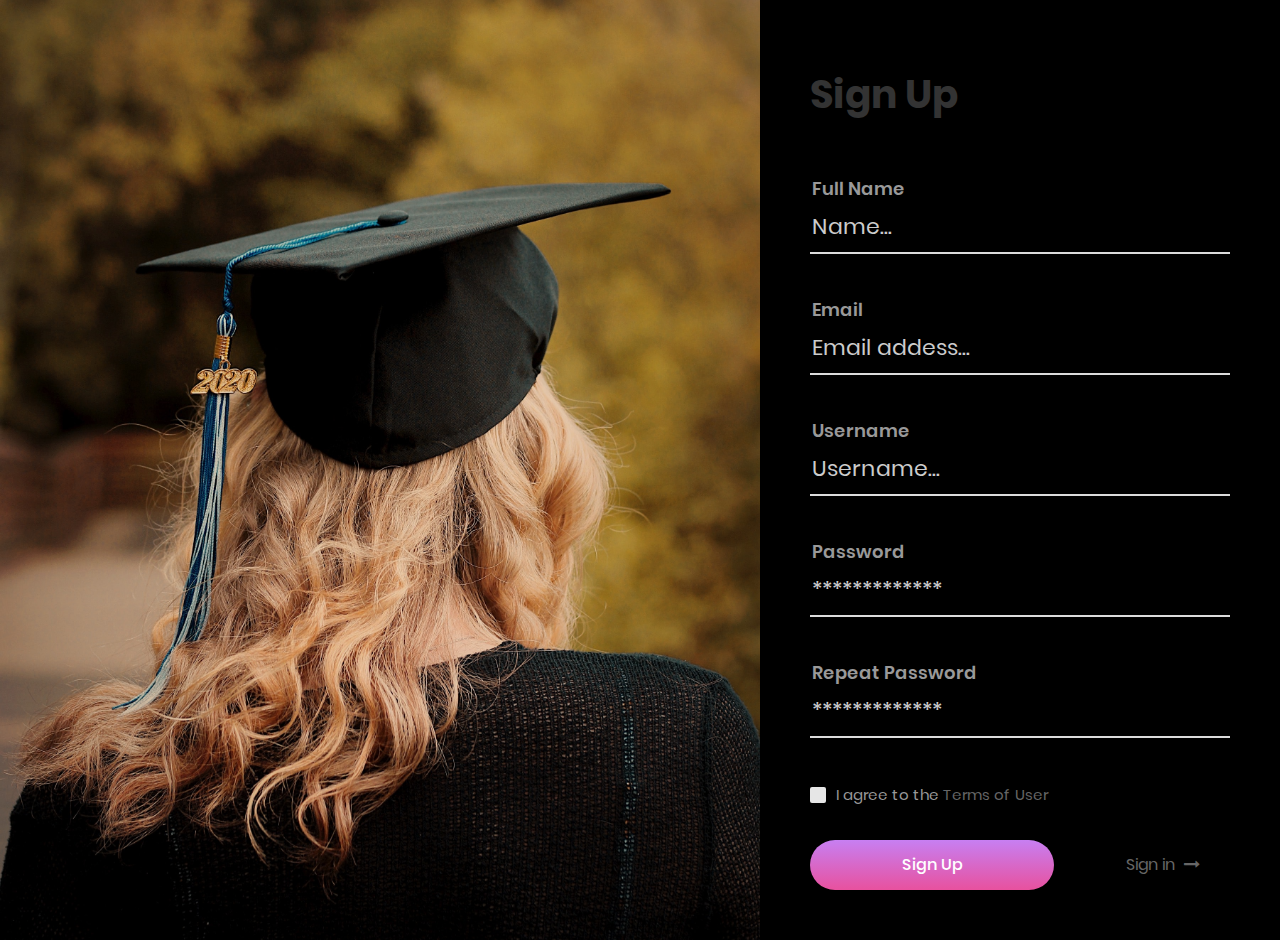
<file: user login/index.html>
<!DOCTYPE html>
<html lang="en">
<head>
	<title>EDUC.  | User Login</title>
	<meta charset="UTF-8">
	<meta name="viewport" content="width=device-width, initial-scale=1">
<!--===============================================================================================-->	
	<link rel="icon" type="image/png" href="../images/e.png"/>
<!--===============================================================================================-->
	<link rel="stylesheet" type="text/css" href="vendor/bootstrap/css/bootstrap.min.css">
<!--===============================================================================================-->
	<link rel="stylesheet" type="text/css" href="fonts/font-awesome-4.7.0/css/font-awesome.min.css">
<!--===============================================================================================-->
	<link rel="stylesheet" type="text/css" href="fonts/Linearicons-Free-v1.0.0/icon-font.min.css">
<!--===============================================================================================-->
	<link rel="stylesheet" type="text/css" href="fonts/iconic/css/material-design-iconic-font.min.css">
<!--===============================================================================================-->
	<link rel="stylesheet" type="text/css" href="vendor/animate/animate.css">
<!--===============================================================================================-->	
	<link rel="stylesheet" type="text/css" href="vendor/css-hamburgers/hamburgers.min.css">
<!--===============================================================================================-->
	<link rel="stylesheet" type="text/css" href="vendor/animsition/css/animsition.min.css">
<!--===============================================================================================-->
	<link rel="stylesheet" type="text/css" href="vendor/select2/select2.min.css">
<!--===============================================================================================-->	
	<link rel="stylesheet" type="text/css" href="vendor/daterangepicker/daterangepicker.css">
<!--===============================================================================================-->
	<link rel="stylesheet" type="text/css" href="css/util.css">
	<link rel="stylesheet" type="text/css" href="css/main.css">
<!--===============================================================================================-->
</head>
<body style="background-color: black;">
	
	<div class="limiter">
		<div class="container-login100">
			<div class="login100-more" style="background-image: url('../images/e3.jpg');"></div>

			<div class="wrap-login100 p-l-50 p-r-50 p-t-72 p-b-50">
				<form class="login100-form validate-form">
					<span class="login100-form-title p-b-59">
						Sign Up
					</span>

					<div class="wrap-input100 validate-input" data-validate="Name is required">
						<span class="label-input100">Full Name</span>
						<input class="input100" type="text" name="name" placeholder="Name...">
						<span class="focus-input100"></span>
					</div>

					<div class="wrap-input100 validate-input" data-validate = "Valid email is required: ex@abc.xyz">
						<span class="label-input100">Email</span>
						<input class="input100" type="text" name="email" placeholder="Email addess...">
						<span class="focus-input100"></span>
					</div>

					<div class="wrap-input100 validate-input" data-validate="Username is required">
						<span class="label-input100">Username</span>
						<input class="input100" type="text" name="username" placeholder="Username...">
						<span class="focus-input100"></span>
					</div>

					<div class="wrap-input100 validate-input" data-validate = "Password is required">
						<span class="label-input100">Password</span>
						<input class="input100" type="text" name="pass" placeholder="*************">
						<span class="focus-input100"></span>
					</div>

					<div class="wrap-input100 validate-input" data-validate = "Repeat Password is required">
						<span class="label-input100">Repeat Password</span>
						<input class="input100" type="text" name="repeat-pass" placeholder="*************">
						<span class="focus-input100"></span>
					</div>

					<div class="flex-m w-full p-b-33">
						<div class="contact100-form-checkbox">
							<input class="input-checkbox100" id="ckb1" type="checkbox" name="remember-me">
							<label class="label-checkbox100" for="ckb1">
								<span class="txt1">
									I agree to the
									<a href="#" class="txt2 hov1">
										Terms of User
									</a>
								</span>
							</label>
						</div>

						
					</div>

					<div class="container-login100-form-btn">
						<div class="wrap-login100-form-btn">
							<div class="login100-form-bgbtn"></div>
							<button class="login100-form-btn">
								Sign Up
							</button>
						</div>

						<a href="#" class="dis-block txt3 hov1 p-r-30 p-t-10 p-b-10 p-l-30">
							Sign in
							<i class="fa fa-long-arrow-right m-l-5"></i>
						</a>
					</div>
				</form>
			</div>
		</div>
	</div>
	
<!--===============================================================================================-->
	<script src="vendor/jquery/jquery-3.2.1.min.js"></script>
<!--===============================================================================================-->
	<script src="vendor/animsition/js/animsition.min.js"></script>
<!--===============================================================================================-->
	<script src="vendor/bootstrap/js/popper.js"></script>
	<script src="vendor/bootstrap/js/bootstrap.min.js"></script>
<!--===============================================================================================-->
	<script src="vendor/select2/select2.min.js"></script>
<!--===============================================================================================-->
	<script src="vendor/daterangepicker/moment.min.js"></script>
	<script src="vendor/daterangepicker/daterangepicker.js"></script>
<!--===============================================================================================-->
	<script src="vendor/countdowntime/countdowntime.js"></script>
<!--===============================================================================================-->
	<script src="js/main.js"></script>

</body>
</html>
</file>
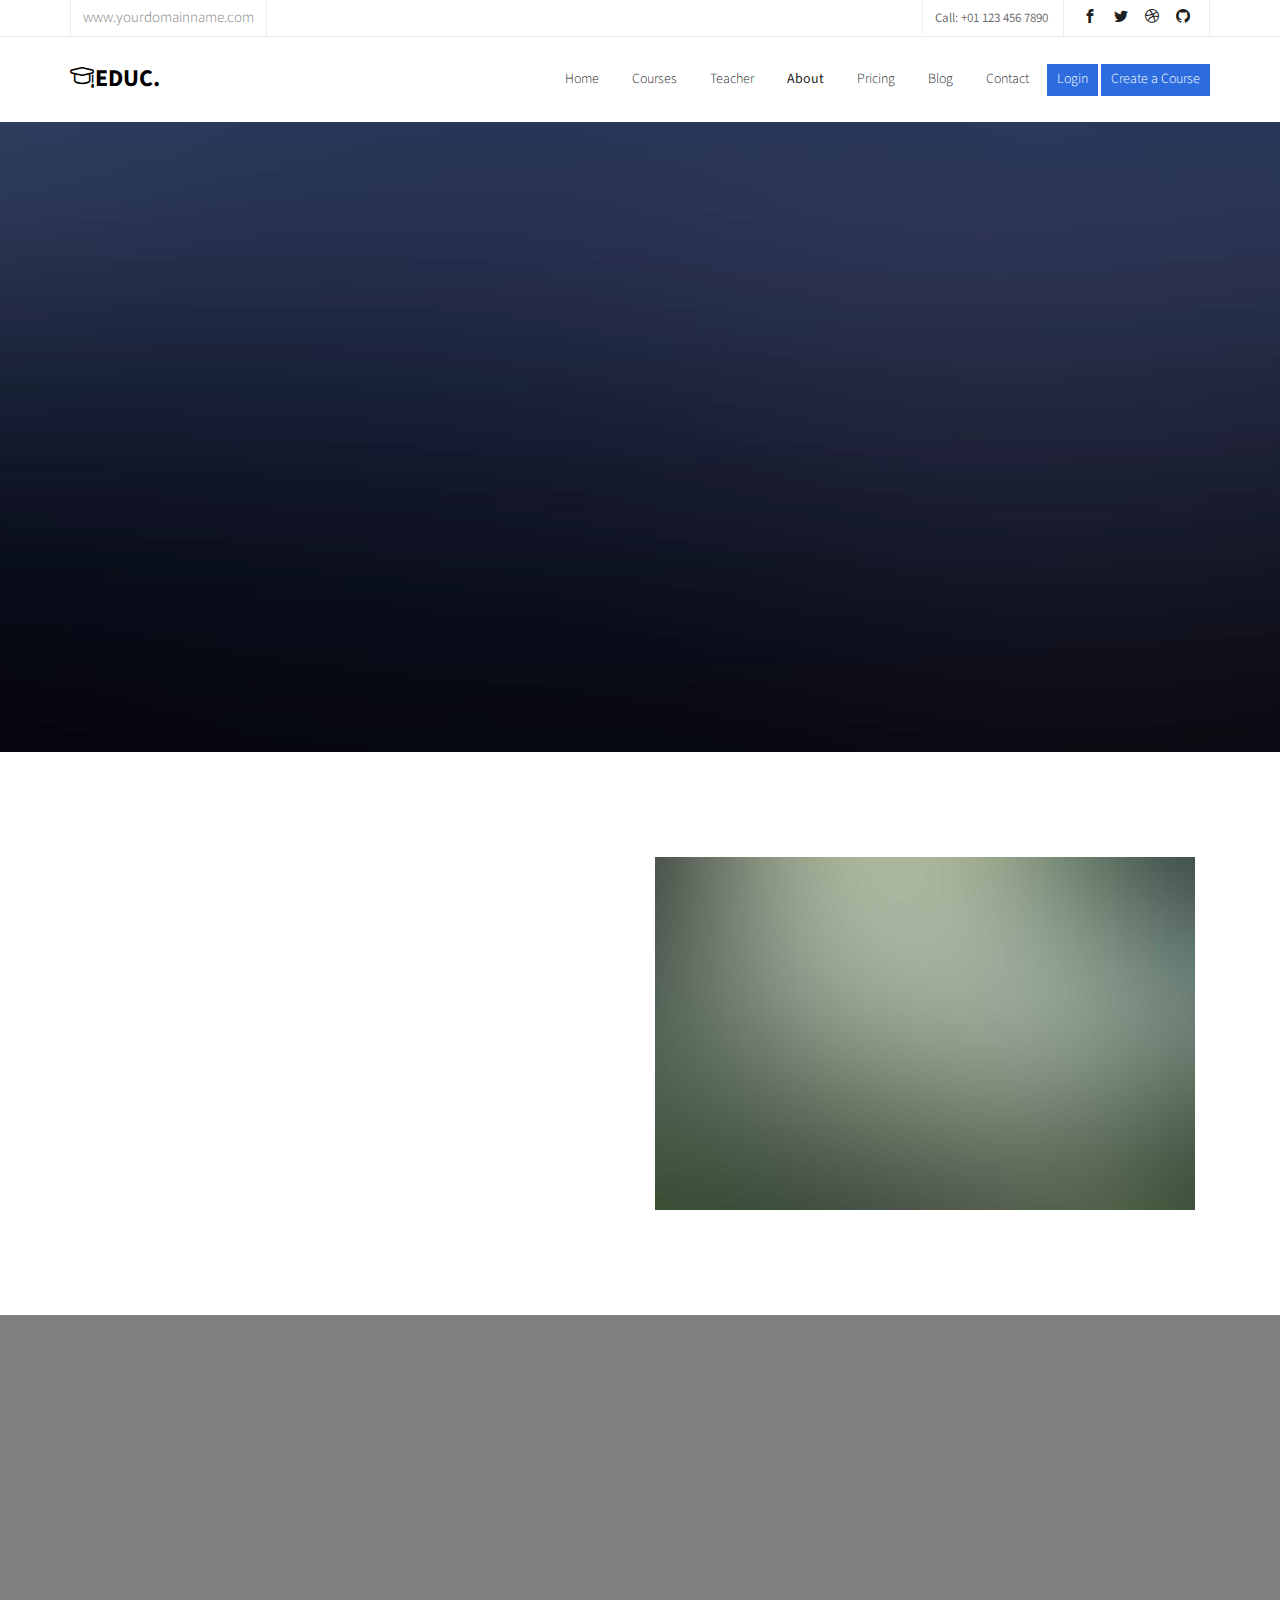
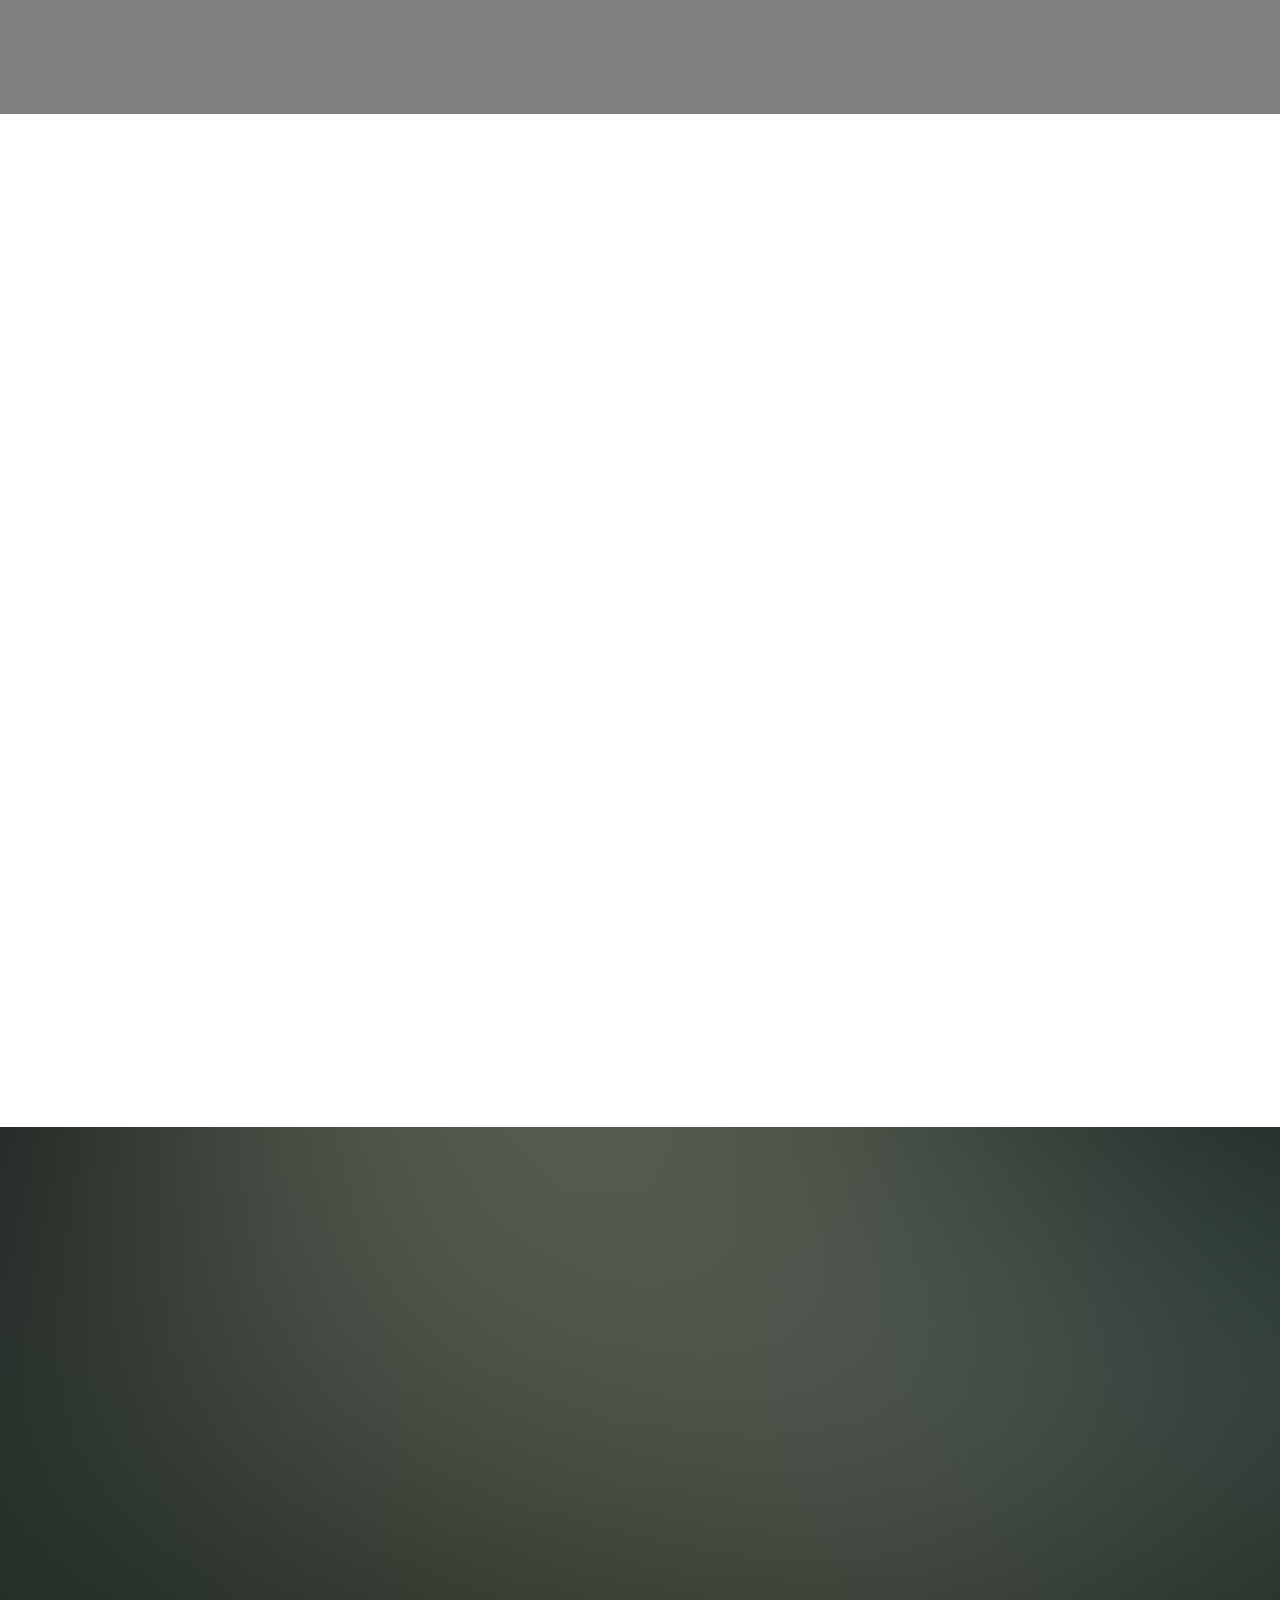
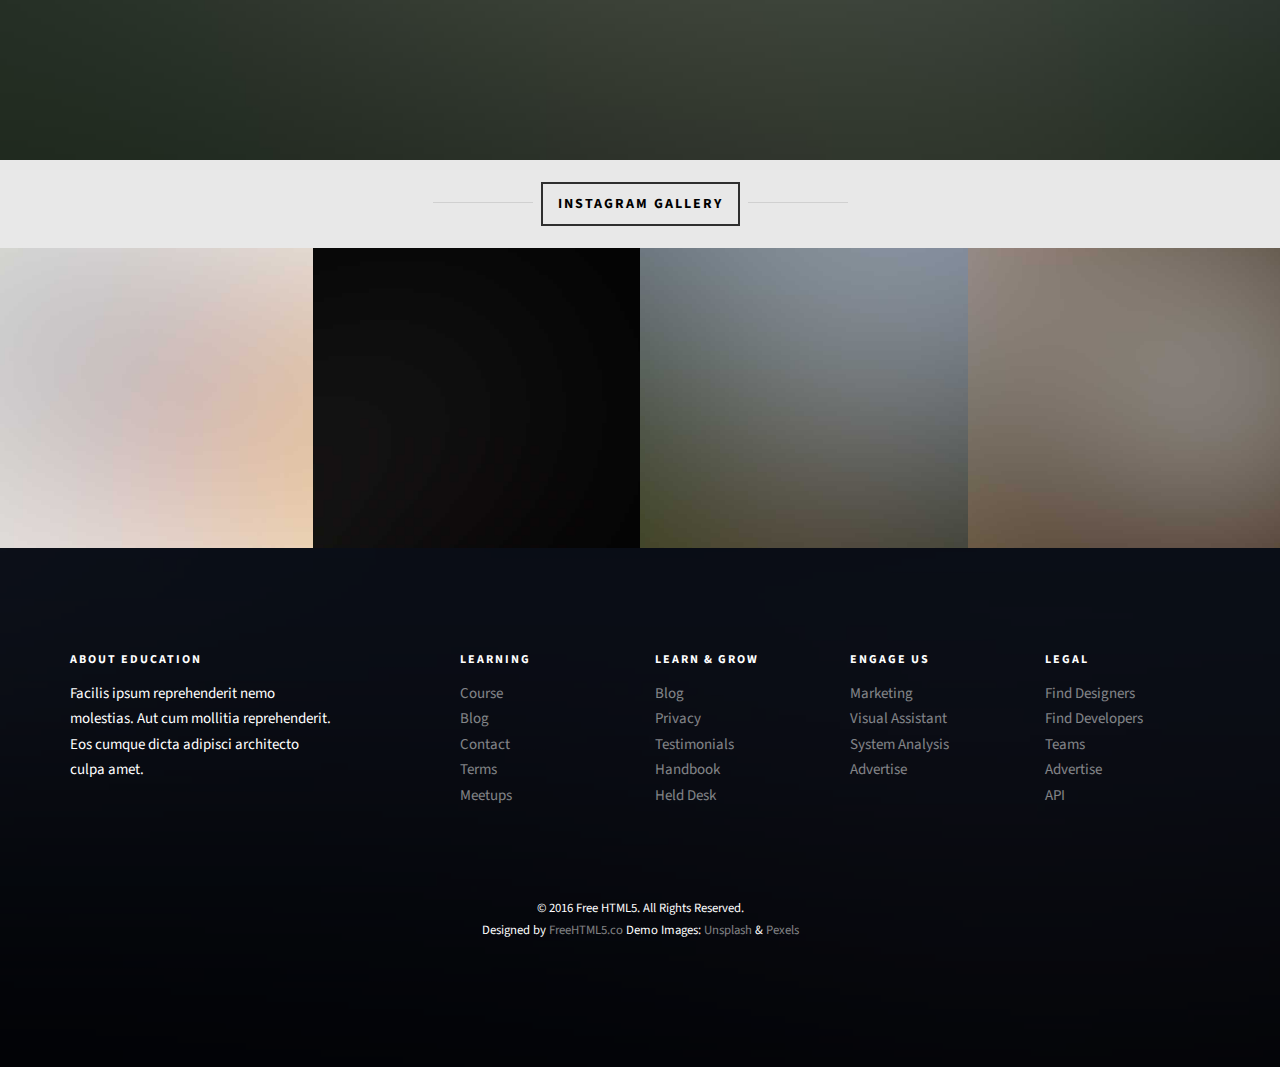
<file: about.html>
<!DOCTYPE HTML>
<html>
	<head>
	<meta charset="utf-8">
	<meta http-equiv="X-UA-Compatible" content="IE=edge">
	<title>Education &mdash; Free Website Template, Free HTML5 Template by freehtml5.co</title>
	<meta name="viewport" content="width=device-width, initial-scale=1">
	<meta name="description" content="Free HTML5 Website Template by freehtml5.co" />
	<meta name="keywords" content="free website templates, free html5, free template, free bootstrap, free website template, html5, css3, mobile first, responsive" />
	<meta name="author" content="freehtml5.co" />

	<!-- 
	//////////////////////////////////////////////////////

	FREE HTML5 TEMPLATE 
	DESIGNED & DEVELOPED by FreeHTML5.co
		
	Website: 		http://freehtml5.co/
	Email: 			info@freehtml5.co
	Twitter: 		http://twitter.com/fh5co
	Facebook: 		https://www.facebook.com/fh5co

	//////////////////////////////////////////////////////
	 -->

  	<!-- Facebook and Twitter integration -->
	<meta property="og:title" content=""/>
	<meta property="og:image" content=""/>
	<meta property="og:url" content=""/>
	<meta property="og:site_name" content=""/>
	<meta property="og:description" content=""/>
	<meta name="twitter:title" content="" />
	<meta name="twitter:image" content="" />
	<meta name="twitter:url" content="" />
	<meta name="twitter:card" content="" />

	<link href="https://fonts.googleapis.com/css?family=Source+Sans+Pro:300,400,600,700" rel="stylesheet">
	<link href="https://fonts.googleapis.com/css?family=Roboto+Slab:300,400" rel="stylesheet">
	
	<!-- Animate.css -->
	<link rel="stylesheet" href="css/animate.css">
	<!-- Icomoon Icon Fonts-->
	<link rel="stylesheet" href="css/icomoon.css">
	<!-- Bootstrap  -->
	<link rel="stylesheet" href="css/bootstrap.css">

	<!-- Magnific Popup -->
	<link rel="stylesheet" href="css/magnific-popup.css">

	<!-- Owl Carousel  -->
	<link rel="stylesheet" href="css/owl.carousel.min.css">
	<link rel="stylesheet" href="css/owl.theme.default.min.css">

	<!-- Flexslider  -->
	<link rel="stylesheet" href="css/flexslider.css">

	<!-- Pricing -->
	<link rel="stylesheet" href="css/pricing.css">

	<!-- Theme style  -->
	<link rel="stylesheet" href="css/style.css">

	<!-- Modernizr JS -->
	<script src="js/modernizr-2.6.2.min.js"></script>
	<!-- FOR IE9 below -->
	<!--[if lt IE 9]>
	<script src="js/respond.min.js"></script>
	<![endif]-->

	</head>
	<body>
		
	<div class="fh5co-loader"></div>
	
	<div id="page">
	<nav class="fh5co-nav" role="navigation">
		<div class="top">
			<div class="container">
				<div class="row">
					<div class="col-xs-12 text-right">
						<p class="site">www.yourdomainname.com</p>
						<p class="num">Call: +01 123 456 7890</p>
						<ul class="fh5co-social">
							<li><a href="#"><i class="icon-facebook2"></i></a></li>
							<li><a href="#"><i class="icon-twitter2"></i></a></li>
							<li><a href="#"><i class="icon-dribbble2"></i></a></li>
							<li><a href="#"><i class="icon-github"></i></a></li>
						</ul>
					</div>
				</div>
			</div>
		</div>
		<div class="top-menu">
			<div class="container">
				<div class="row">
					<div class="col-xs-2">
						<div id="fh5co-logo"><a href="index.html"><i class="icon-study"></i>Educ<span>.</span></a></div>
					</div>
					<div class="col-xs-10 text-right menu-1">
						<ul>
							<li><a href="index.html">Home</a></li>
							<li><a href="courses.html">Courses</a></li>
							<li><a href="teacher.html">Teacher</a></li>
							<li class="active"><a href="about.html">About</a></li>
							<li><a href="pricing.html">Pricing</a></li>
							<li class="has-dropdown">
								<a href="blog.html">Blog</a>
								<ul class="dropdown">
									<li><a href="#">Web Design</a></li>
									<li><a href="#">eCommerce</a></li>
									<li><a href="#">Branding</a></li>
									<li><a href="#">API</a></li>
								</ul>
							</li>
							<li><a href="contact.html">Contact</a></li>
							<li class="btn-cta"><a href="#"><span>Login</span></a></li>
							<li class="btn-cta"><a href="#"><span>Create a Course</span></a></li>
						</ul>
					</div>
				</div>
				
			</div>
		</div>
	</nav>
	
	<aside id="fh5co-hero">
		<div class="flexslider">
			<ul class="slides">
		   	<li style="background-image: url(images/img_bg_4.jpg);">
		   		<div class="overlay-gradient"></div>
		   		<div class="container">
		   			<div class="row">
			   			<div class="col-md-8 col-md-offset-2 text-center slider-text">
			   				<div class="slider-text-inner">
			   					<h1 class="heading-section">About Us</h1>
									<h2>Free html5 templates Made by <a href="http://freehtml5.co/" target="_blank">freehtml5.co</a></h2>
			   				</div>
			   			</div>
			   		</div>
		   		</div>
		   	</li>
		  	</ul>
	  	</div>
	</aside>

	<div id="fh5co-about">
		<div class="container">
			<div class="col-md-6 animate-box">
				<span>About Our University</span>
				<h2>Welcome to Education Website</h2>
				<p>Nam nec tellus a odio tincidunt auctor a ornare odio. Sed non mauris vitae erat cauctor eu in elit. Class aptent taciti sociosqu ad litora torquent per conubia nostra, per Mauris in erat justo.</p>
				<p>Nullam ac urna eu felis dapibus condimentum sit amet a augue. Sed non neque elit. Sed ut imperdiet nisi. Proin condimentum fermentum nunc. Etiam pharetra, erat sed.</p>
				<p>Nam nec tellus a odio tincidunt auctor a ornare odio. Sed non mauris vitae erat cauctor eu in elit. Class aptent taciti sociosqu ad litora torquent per conubia nostra, per Mauris in erat justo.</p>
			</div>
			<div class="col-md-6">
				<img class="img-responsive" src="images/img_bg_2.jpg" alt="Free HTML5 Bootstrap Template">
			</div>
		</div>
	</div>

	<div id="fh5co-counter" class="fh5co-counters" style="background-image: url(images/img_bg_4.jpg);" data-stellar-background-ratio="0.5">
		<div class="overlay"></div>
		<div class="container">
			<div class="row">
				<div class="col-md-10 col-md-offset-1">
					<div class="row">
						<div class="col-md-3 col-sm-6 text-center animate-box">
							<span class="icon"><i class="icon-world"></i></span>
							<span class="fh5co-counter js-counter" data-from="0" data-to="3297" data-speed="5000" data-refresh-interval="50"></span>
							<span class="fh5co-counter-label">Foreign Followers</span>
						</div>
						<div class="col-md-3 col-sm-6 text-center animate-box">
							<span class="icon"><i class="icon-study"></i></span>
							<span class="fh5co-counter js-counter" data-from="0" data-to="3700" data-speed="5000" data-refresh-interval="50"></span>
							<span class="fh5co-counter-label">Students Enrolled</span>
						</div>
						<div class="col-md-3 col-sm-6 text-center animate-box">
							<span class="icon"><i class="icon-bulb"></i></span>
							<span class="fh5co-counter js-counter" data-from="0" data-to="5034" data-speed="5000" data-refresh-interval="50"></span>
							<span class="fh5co-counter-label">Classes Complete</span>
						</div>
						<div class="col-md-3 col-sm-6 text-center animate-box">
							<span class="icon"><i class="icon-head"></i></span>
							<span class="fh5co-counter js-counter" data-from="0" data-to="1080" data-speed="5000" data-refresh-interval="50"></span>
							<span class="fh5co-counter-label">Certified Teachers</span>
						</div>
					</div>
				</div>
			</div>
		</div>
	</div>

	<div id="fh5co-course-categories">
		<div class="container">
			<div class="row animate-box">
				<div class="col-md-6 col-md-offset-3 text-center fh5co-heading">
					<h2>Course categories</h2>
					<p>Dignissimos asperiores vitae velit veniam totam fuga molestias accusamus alias autem provident. Odit ab aliquam dolor eius.</p>
				</div>
			</div>
			<div class="row">
				<div class="col-md-3 col-sm-6 text-center animate-box">
					<div class="services">
						<span class="icon">
							<i class="icon-shop"></i>
						</span>
						<div class="desc">
							<h3><a href="#">Business</a></h3>
							<p>Dignissimos asperiores vitae velit veniam totam fuga molestias accusamus alias autem provident. Odit ab aliquam dolor eius.</p>
						</div>
					</div>
				</div>
				<div class="col-md-3 col-sm-6 text-center animate-box">
					<div class="services">
						<span class="icon">
							<i class="icon-heart4"></i>
						</span>
						<div class="desc">
							<h3><a href="#">Health &amp; Psychology</a></h3>
							<p>Dignissimos asperiores vitae velit veniam totam fuga molestias accusamus alias autem provident. Odit ab aliquam dolor eius.</p>
						</div>
					</div>
				</div>
				<div class="col-md-3 col-sm-6 text-center animate-box">
					<div class="services">
						<span class="icon">
							<i class="icon-banknote"></i>
						</span>
						<div class="desc">
							<h3><a href="#">Accounting</a></h3>
							<p>Dignissimos asperiores vitae velit veniam totam fuga molestias accusamus alias autem provident. Odit ab aliquam dolor eius.</p>
						</div>
					</div>
				</div>
				<div class="col-md-3 col-sm-6 text-center animate-box">
					<div class="services">
						<span class="icon">
							<i class="icon-lab2"></i>
						</span>
						<div class="desc">
							<h3><a href="#">Science &amp; Technology</a></h3>
							<p>Dignissimos asperiores vitae velit veniam totam fuga molestias accusamus alias autem provident. Odit ab aliquam dolor eius.</p>
						</div>
					</div>
				</div>
				<div class="col-md-3 col-sm-6 text-center animate-box">
					<div class="services">
						<span class="icon">
							<i class="icon-photo"></i>
						</span>
						<div class="desc">
							<h3><a href="#">Art &amp; Media</a></h3>
							<p>Dignissimos asperiores vitae velit veniam totam fuga molestias accusamus alias autem provident. Odit ab aliquam dolor eius.</p>
						</div>
					</div>
				</div>
				<div class="col-md-3 col-sm-6 text-center animate-box">
					<div class="services">
						<span class="icon">
							<i class="icon-home-outline"></i>
						</span>
						<div class="desc">
							<h3><a href="#">Real Estate</a></h3>
							<p>Dignissimos asperiores vitae velit veniam totam fuga molestias accusamus alias autem provident. Odit ab aliquam dolor eius.</p>
						</div>
					</div>
				</div>
				<div class="col-md-3 col-sm-6 text-center animate-box">
					<div class="services">
						<span class="icon">
							<i class="icon-bubble3"></i>
						</span>
						<div class="desc">
							<h3><a href="#">Language</a></h3>
							<p>Dignissimos asperiores vitae velit veniam totam fuga molestias accusamus alias autem provident. Odit ab aliquam dolor eius.</p>
						</div>
					</div>
				</div>
				<div class="col-md-3 col-sm-6 text-center animate-box">
					<div class="services">
						<span class="icon">
							<i class="icon-world"></i>
						</span>
						<div class="desc">
							<h3><a href="#">Web &amp; Programming</a></h3>
							<p>Dignissimos asperiores vitae velit veniam totam fuga molestias accusamus alias autem provident. Odit ab aliquam dolor eius.</p>
						</div>
					</div>
				</div>
			</div>
		</div>
	</div>

	<div id="fh5co-register" style="background-image: url(images/img_bg_2.jpg);">
		<div class="overlay"></div>
		<div class="row">
			<div class="col-md-8 col-md-offset-2 animate-box">
				<div class="date-counter text-center">
					<h2>Get 400 of Online Courses for Free</h2>
					<h3>By Mike Smith</h3>
					<div class="simply-countdown simply-countdown-one"></div>
					<p><strong>Limited Offer, Hurry Up!</strong></p>
					<p><a href="#" class="btn btn-primary btn-lg btn-reg">Register Now!</a></p>
				</div>
			</div>
		</div>
	</div>

	<div id="fh5co-gallery" class="fh5co-bg-section">
		<div class="row text-center">
			<h2><span>Instagram Gallery</span></h2>
		</div>
		<div class="row">
			<div class="col-md-3 col-padded">
				<a href="#" class="gallery" style="background-image: url(images/project-5.jpg);"></a>
			</div>
			<div class="col-md-3 col-padded">
				<a href="#" class="gallery" style="background-image: url(images/project-2.jpg);"></a>
			</div>
			<div class="col-md-3 col-padded">
				<a href="#" class="gallery" style="background-image: url(images/project-3.jpg);"></a>
			</div>
			<div class="col-md-3 col-padded">
				<a href="#" class="gallery" style="background-image: url(images/project-4.jpg);"></a>
			</div>
		</div>
	</div>

	<footer id="fh5co-footer" role="contentinfo" style="background-image: url(images/img_bg_4.jpg);">
		<div class="overlay"></div>
		<div class="container">
			<div class="row row-pb-md">
				<div class="col-md-3 fh5co-widget">
					<h3>About Education</h3>
					<p>Facilis ipsum reprehenderit nemo molestias. Aut cum mollitia reprehenderit. Eos cumque dicta adipisci architecto culpa amet.</p>
				</div>
				<div class="col-md-2 col-sm-4 col-xs-6 col-md-push-1 fh5co-widget">
					<h3>Learning</h3>
					<ul class="fh5co-footer-links">
						<li><a href="#">Course</a></li>
						<li><a href="#">Blog</a></li>
						<li><a href="#">Contact</a></li>
						<li><a href="#">Terms</a></li>
						<li><a href="#">Meetups</a></li>
					</ul>
				</div>

				<div class="col-md-2 col-sm-4 col-xs-6 col-md-push-1 fh5co-widget">
					<h3>Learn &amp; Grow</h3>
					<ul class="fh5co-footer-links">
						<li><a href="#">Blog</a></li>
						<li><a href="#">Privacy</a></li>
						<li><a href="#">Testimonials</a></li>
						<li><a href="#">Handbook</a></li>
						<li><a href="#">Held Desk</a></li>
					</ul>
				</div>

				<div class="col-md-2 col-sm-4 col-xs-6 col-md-push-1 fh5co-widget">
					<h3>Engage us</h3>
					<ul class="fh5co-footer-links">
						<li><a href="#">Marketing</a></li>
						<li><a href="#">Visual Assistant</a></li>
						<li><a href="#">System Analysis</a></li>
						<li><a href="#">Advertise</a></li>
					</ul>
				</div>

				<div class="col-md-2 col-sm-4 col-xs-6 col-md-push-1 fh5co-widget">
					<h3>Legal</h3>
					<ul class="fh5co-footer-links">
						<li><a href="#">Find Designers</a></li>
						<li><a href="#">Find Developers</a></li>
						<li><a href="#">Teams</a></li>
						<li><a href="#">Advertise</a></li>
						<li><a href="#">API</a></li>
					</ul>
				</div>
			</div>

			<div class="row copyright">
				<div class="col-md-12 text-center">
					<p>
						<small class="block">&copy; 2016 Free HTML5. All Rights Reserved.</small> 
						<small class="block">Designed by <a href="http://freehtml5.co/" target="_blank">FreeHTML5.co</a> Demo Images: <a href="http://unsplash.co/" target="_blank">Unsplash</a> &amp; <a href="https://www.pexels.com/" target="_blank">Pexels</a></small>
					</p>
				</div>
			</div>

		</div>
	</footer>
	</div>

	<div class="gototop js-top">
		<a href="#" class="js-gotop"><i class="icon-arrow-up"></i></a>
	</div>
	
	<!-- jQuery -->
	<script src="js/jquery.min.js"></script>
	<!-- jQuery Easing -->
	<script src="js/jquery.easing.1.3.js"></script>
	<!-- Bootstrap -->
	<script src="js/bootstrap.min.js"></script>
	<!-- Waypoints -->
	<script src="js/jquery.waypoints.min.js"></script>
	<!-- Stellar Parallax -->
	<script src="js/jquery.stellar.min.js"></script>
	<!-- Carousel -->
	<script src="js/owl.carousel.min.js"></script>
	<!-- Flexslider -->
	<script src="js/jquery.flexslider-min.js"></script>
	<!-- countTo -->
	<script src="js/jquery.countTo.js"></script>
	<!-- Magnific Popup -->
	<script src="js/jquery.magnific-popup.min.js"></script>
	<script src="js/magnific-popup-options.js"></script>
	<!-- Count Down -->
	<script src="js/simplyCountdown.js"></script>
	<!-- Main -->
	<script src="js/main.js"></script>
	<script>
    var d = new Date(new Date().getTime() + 1000 * 120 * 120 * 2000);

    // default example
    simplyCountdown('.simply-countdown-one', {
        year: d.getFullYear(),
        month: d.getMonth() + 1,
        day: d.getDate()
    });

    //jQuery example
    $('#simply-countdown-losange').simplyCountdown({
        year: d.getFullYear(),
        month: d.getMonth() + 1,
        day: d.getDate(),
        enableUtc: false
    });
	</script>
	</body>
</html>
</file>
<file: css/icomoon.css>
@font-face {
  font-family: 'icomoon';
  src:  url('fonts/icomoon.eot?6py85u');
  src:  url('fonts/icomoon.eot?6py85u#iefix') format('embedded-opentype'),
    url('fonts/icomoon.ttf?6py85u') format('truetype'),
    url('fonts/icomoon.woff?6py85u') format('woff'),
    url('fonts/icomoon.svg?6py85u#icomoon') format('svg');
  font-weight: normal;
  font-style: normal;
}

[class^="icon-"], [class*=" icon-"] {
  /* use !important to prevent issues with browser extensions that change fonts */
  font-family: 'icomoon' !important;
  speak: none;
  font-style: normal;
  font-weight: normal;
  font-variant: normal;
  text-transform: none;
  line-height: 1;

  /* Better Font Rendering =========== */
  -webkit-font-smoothing: antialiased;
  -moz-osx-font-smoothing: grayscale;
}

.icon-times:before {
  content: "\e930";
}
.icon-tick:before {
  content: "\e931";
}
.icon-plus:before {
  content: "\e932";
}
.icon-minus:before {
  content: "\e933";
}
.icon-equals:before {
  content: "\e934";
}
.icon-divide:before {
  content: "\e935";
}
.icon-chevron-right:before {
  content: "\e936";
}
.icon-chevron-left:before {
  content: "\e937";
}
.icon-arrow-right-thick:before {
  content: "\e938";
}
.icon-arrow-left-thick:before {
  content: "\e939";
}
.icon-th-small:before {
  content: "\e93a";
}
.icon-th-menu:before {
  content: "\e93b";
}
.icon-th-list:before {
  content: "\e93c";
}
.icon-th-large:before {
  content: "\e93d";
}
.icon-home:before {
  content: "\e93e";
}
.icon-arrow-forward:before {
  content: "\e93f";
}
.icon-arrow-back:before {
  content: "\e940";
}
.icon-rss:before {
  content: "\e941";
}
.icon-location:before {
  content: "\e942";
}
.icon-link:before {
  content: "\e943";
}
.icon-image:before {
  content: "\e944";
}
.icon-arrow-up-thick:before {
  content: "\e945";
}
.icon-arrow-down-thick:before {
  content: "\e946";
}
.icon-starburst:before {
  content: "\e947";
}
.icon-starburst-outline:before {
  content: "\e948";
}
.icon-star3:before {
  content: "\e949";
}
.icon-flow-children:before {
  content: "\e94a";
}
.icon-export:before {
  content: "\e94b";
}
.icon-delete2:before {
  content: "\e94c";
}
.icon-delete-outline:before {
  content: "\e94d";
}
.icon-cloud-storage:before {
  content: "\e94e";
}
.icon-wi-fi:before {
  content: "\e94f";
}
.icon-heart:before {
  content: "\e950";
}
.icon-flash:before {
  content: "\e951";
}
.icon-cancel:before {
  content: "\e952";
}
.icon-backspace:before {
  content: "\e953";
}
.icon-attachment:before {
  content: "\e954";
}
.icon-arrow-move:before {
  content: "\e955";
}
.icon-warning:before {
  content: "\e956";
}
.icon-user:before {
  content: "\e957";
}
.icon-radar:before {
  content: "\e958";
}
.icon-lock-open:before {
  content: "\e959";
}
.icon-lock-closed:before {
  content: "\e95a";
}
.icon-location-arrow:before {
  content: "\e95b";
}
.icon-info:before {
  content: "\e95c";
}
.icon-user-delete:before {
  content: "\e95d";
}
.icon-user-add:before {
  content: "\e95e";
}
.icon-media-pause:before {
  content: "\e95f";
}
.icon-group:before {
  content: "\e960";
}
.icon-chart-pie:before {
  content: "\e961";
}
.icon-chart-line:before {
  content: "\e962";
}
.icon-chart-bar:before {
  content: "\e963";
}
.icon-chart-area:before {
  content: "\e964";
}
.icon-video:before {
  content: "\e965";
}
.icon-point-of-interest:before {
  content: "\e966";
}
.icon-infinity:before {
  content: "\e967";
}
.icon-globe:before {
  content: "\e968";
}
.icon-eye:before {
  content: "\e969";
}
.icon-cog:before {
  content: "\e96a";
}
.icon-camera:before {
  content: "\e96b";
}
.icon-upload:before {
  content: "\e96c";
}
.icon-scissors:before {
  content: "\e96d";
}
.icon-refresh:before {
  content: "\e96e";
}
.icon-pin:before {
  content: "\e96f";
}
.icon-key:before {
  content: "\e970";
}
.icon-info-large:before {
  content: "\e971";
}
.icon-eject:before {
  content: "\e972";
}
.icon-download:before {
  content: "\e973";
}
.icon-zoom:before {
  content: "\e974";
}
.icon-zoom-out:before {
  content: "\e975";
}
.icon-zoom-in:before {
  content: "\e976";
}
.icon-sort-numerically:before {
  content: "\e977";
}
.icon-sort-alphabetically:before {
  content: "\e978";
}
.icon-input-checked:before {
  content: "\e979";
}
.icon-calender:before {
  content: "\e97a";
}
.icon-world2:before {
  content: "\e97b";
}
.icon-notes:before {
  content: "\e97c";
}
.icon-code:before {
  content: "\e97d";
}
.icon-arrow-sync:before {
  content: "\e97e";
}
.icon-arrow-shuffle:before {
  content: "\e97f";
}
.icon-arrow-repeat:before {
  content: "\e980";
}
.icon-arrow-minimise:before {
  content: "\e981";
}
.icon-arrow-maximise:before {
  content: "\e982";
}
.icon-arrow-loop:before {
  content: "\e983";
}
.icon-anchor:before {
  content: "\e984";
}
.icon-spanner:before {
  content: "\e985";
}
.icon-puzzle:before {
  content: "\e986";
}
.icon-power:before {
  content: "\e987";
}
.icon-plane:before {
  content: "\e988";
}
.icon-pi:before {
  content: "\e989";
}
.icon-phone:before {
  content: "\e98a";
}
.icon-microphone2:before {
  content: "\e98b";
}
.icon-media-rewind:before {
  content: "\e98c";
}
.icon-flag:before {
  content: "\e98d";
}
.icon-adjust-brightness:before {
  content: "\e98e";
}
.icon-waves:before {
  content: "\e98f";
}
.icon-social-twitter:before {
  content: "\e990";
}
.icon-social-facebook:before {
  content: "\e991";
}
.icon-social-dribbble:before {
  content: "\e992";
}
.icon-media-stop:before {
  content: "\e993";
}
.icon-media-record:before {
  content: "\e994";
}
.icon-media-play:before {
  content: "\e995";
}
.icon-media-fast-forward:before {
  content: "\e996";
}
.icon-media-eject:before {
  content: "\e997";
}
.icon-social-vimeo:before {
  content: "\e998";
}
.icon-social-tumbler:before {
  content: "\e999";
}
.icon-social-skype:before {
  content: "\e99a";
}
.icon-social-pinterest:before {
  content: "\e99b";
}
.icon-social-linkedin:before {
  content: "\e99c";
}
.icon-social-last-fm:before {
  content: "\e99d";
}
.icon-social-github:before {
  content: "\e99e";
}
.icon-social-flickr:before {
  content: "\e99f";
}
.icon-at:before {
  content: "\e9a0";
}
.icon-times-outline:before {
  content: "\e9a1";
}
.icon-plus-outline:before {
  content: "\e9a2";
}
.icon-minus-outline:before {
  content: "\e9a3";
}
.icon-tick-outline:before {
  content: "\e9a4";
}
.icon-th-large-outline:before {
  content: "\e9a5";
}
.icon-equals-outline:before {
  content: "\e9a6";
}
.icon-divide-outline:before {
  content: "\e9a7";
}
.icon-chevron-right-outline:before {
  content: "\e9a8";
}
.icon-chevron-left-outline:before {
  content: "\e9a9";
}
.icon-arrow-right-outline:before {
  content: "\e9aa";
}
.icon-arrow-left-outline:before {
  content: "\e9ab";
}
.icon-th-small-outline:before {
  content: "\e9ac";
}
.icon-th-menu-outline:before {
  content: "\e9ad";
}
.icon-th-list-outline:before {
  content: "\e9ae";
}
.icon-news2:before {
  content: "\e9b1";
}
.icon-home-outline:before {
  content: "\e9b2";
}
.icon-arrow-up-outline:before {
  content: "\e9b3";
}
.icon-arrow-forward-outline:before {
  content: "\e9b4";
}
.icon-arrow-down-outline:before {
  content: "\e9b5";
}
.icon-arrow-back-outline:before {
  content: "\e9b6";
}
.icon-trash3:before {
  content: "\e9b7";
}
.icon-rss-outline:before {
  content: "\e9b8";
}
.icon-message:before {
  content: "\e9b9";
}
.icon-location-outline:before {
  content: "\e9ba";
}
.icon-link-outline:before {
  content: "\e9bb";
}
.icon-image-outline:before {
  content: "\e9bc";
}
.icon-export-outline:before {
  content: "\e9bd";
}
.icon-cross:before {
  content: "\e9be";
}
.icon-wi-fi-outline:before {
  content: "\e9bf";
}
.icon-star-outline:before {
  content: "\e9c0";
}
.icon-media-pause-outline:before {
  content: "\e9c1";
}
.icon-mail:before {
  content: "\e9c2";
}
.icon-heart-outline:before {
  content: "\e9c3";
}
.icon-flash-outline:before {
  content: "\e9c4";
}
.icon-cancel-outline:before {
  content: "\e9c5";
}
.icon-beaker:before {
  content: "\e9c6";
}
.icon-arrow-move-outline:before {
  content: "\e9c7";
}
.icon-watch2:before {
  content: "\e9c8";
}
.icon-warning-outline:before {
  content: "\e9c9";
}
.icon-time:before {
  content: "\e9ca";
}
.icon-radar-outline:before {
  content: "\e9cb";
}
.icon-lock-open-outline:before {
  content: "\e9cc";
}
.icon-location-arrow-outline:before {
  content: "\e9cd";
}
.icon-info-outline:before {
  content: "\e9ce";
}
.icon-backspace-outline:before {
  content: "\e9cf";
}
.icon-attachment-outline:before {
  content: "\e9d0";
}
.icon-user-outline:before {
  content: "\e9d1";
}
.icon-user-delete-outline:before {
  content: "\e9d2";
}
.icon-user-add-outline:before {
  content: "\e9d3";
}
.icon-lock-closed-outline:before {
  content: "\e9d4";
}
.icon-group-outline:before {
  content: "\e9d5";
}
.icon-chart-pie-outline:before {
  content: "\e9d6";
}
.icon-chart-line-outline:before {
  content: "\e9d7";
}
.icon-chart-bar-outline:before {
  content: "\e9d8";
}
.icon-chart-area-outline:before {
  content: "\e9d9";
}
.icon-video-outline:before {
  content: "\e9da";
}
.icon-point-of-interest-outline:before {
  content: "\e9db";
}
.icon-map:before {
  content: "\e9dc";
}
.icon-key-outline:before {
  content: "\e9dd";
}
.icon-infinity-outline:before {
  content: "\e9de";
}
.icon-globe-outline:before {
  content: "\e9df";
}
.icon-eye-outline:before {
  content: "\e9e0";
}
.icon-cog-outline:before {
  content: "\e9e1";
}
.icon-camera-outline:before {
  content: "\e9e2";
}
.icon-upload-outline:before {
  content: "\e9e3";
}
.icon-support:before {
  content: "\e9e4";
}
.icon-scissors-outline:before {
  content: "\e9e5";
}
.icon-refresh-outline:before {
  content: "\e9e6";
}
.icon-info-large-outline:before {
  content: "\e9e7";
}
.icon-eject-outline:before {
  content: "\e9e8";
}
.icon-download-outline:before {
  content: "\e9e9";
}
.icon-battery-mid:before {
  content: "\e9ea";
}
.icon-battery-low:before {
  content: "\e9eb";
}
.icon-battery-high:before {
  content: "\e9ec";
}
.icon-zoom-outline:before {
  content: "\e9ed";
}
.icon-zoom-out-outline:before {
  content: "\e9ee";
}
.icon-zoom-in-outline:before {
  content: "\e9ef";
}
.icon-tag3:before {
  content: "\e9f0";
}
.icon-tabs-outline:before {
  content: "\e9f1";
}
.icon-pin-outline:before {
  content: "\e9f2";
}
.icon-message-typing:before {
  content: "\e9f3";
}
.icon-directions:before {
  content: "\e9f4";
}
.icon-battery-full:before {
  content: "\e9f5";
}
.icon-battery-charge:before {
  content: "\e9f6";
}
.icon-pipette:before {
  content: "\e9f7";
}
.icon-pencil:before {
  content: "\e9f8";
}
.icon-folder:before {
  content: "\e9f9";
}
.icon-folder-delete:before {
  content: "\e9fa";
}
.icon-folder-add:before {
  content: "\e9fb";
}
.icon-edit:before {
  content: "\e9fc";
}
.icon-document:before {
  content: "\e9fd";
}
.icon-document-delete:before {
  content: "\e9fe";
}
.icon-document-add:before {
  content: "\e9ff";
}
.icon-brush:before {
  content: "\ea00";
}
.icon-thumbs-up:before {
  content: "\ea01";
}
.icon-thumbs-down:before {
  content: "\ea02";
}
.icon-pen:before {
  content: "\ea03";
}
.icon-sort-numerically-outline:before {
  content: "\ea04";
}
.icon-sort-alphabetically-outline:before {
  content: "\ea05";
}
.icon-social-last-fm-circular:before {
  content: "\ea06";
}
.icon-social-github-circular:before {
  content: "\ea07";
}
.icon-compass:before {
  content: "\ea08";
}
.icon-bookmark:before {
  content: "\ea09";
}
.icon-input-checked-outline:before {
  content: "\ea0a";
}
.icon-code-outline:before {
  content: "\ea0b";
}
.icon-calender-outline:before {
  content: "\ea0c";
}
.icon-business-card:before {
  content: "\ea0d";
}
.icon-arrow-up:before {
  content: "\ea0e";
}
.icon-arrow-sync-outline:before {
  content: "\ea0f";
}
.icon-arrow-right:before {
  content: "\ea10";
}
.icon-arrow-repeat-outline:before {
  content: "\ea11";
}
.icon-arrow-loop-outline:before {
  content: "\ea12";
}
.icon-arrow-left:before {
  content: "\ea13";
}
.icon-flow-switch:before {
  content: "\ea14";
}
.icon-flow-parallel:before {
  content: "\ea15";
}
.icon-flow-merge:before {
  content: "\ea16";
}
.icon-document-text:before {
  content: "\ea17";
}
.icon-clipboard:before {
  content: "\ea18";
}
.icon-calculator:before {
  content: "\ea19";
}
.icon-arrow-minimise-outline:before {
  content: "\ea1a";
}
.icon-arrow-maximise-outline:before {
  content: "\ea1b";
}
.icon-arrow-down:before {
  content: "\ea1c";
}
.icon-gift:before {
  content: "\ea1d";
}
.icon-film:before {
  content: "\ea1e";
}
.icon-database:before {
  content: "\ea1f";
}
.icon-bell:before {
  content: "\ea20";
}
.icon-anchor-outline:before {
  content: "\ea21";
}
.icon-adjust-contrast:before {
  content: "\ea22";
}
.icon-world-outline:before {
  content: "\ea23";
}
.icon-shopping-bag:before {
  content: "\ea24";
}
.icon-power-outline:before {
  content: "\ea25";
}
.icon-notes-outline:before {
  content: "\ea26";
}
.icon-device-tablet:before {
  content: "\ea27";
}
.icon-device-phone:before {
  content: "\ea28";
}
.icon-device-laptop:before {
  content: "\ea29";
}
.icon-device-desktop:before {
  content: "\ea2a";
}
.icon-briefcase:before {
  content: "\ea2b";
}
.icon-stopwatch:before {
  content: "\ea2c";
}
.icon-spanner-outline:before {
  content: "\ea2d";
}
.icon-puzzle-outline:before {
  content: "\ea2e";
}
.icon-printer:before {
  content: "\ea2f";
}
.icon-pi-outline:before {
  content: "\ea30";
}
.icon-lightbulb:before {
  content: "\ea31";
}
.icon-flag-outline:before {
  content: "\ea32";
}
.icon-contacts:before {
  content: "\ea33";
}
.icon-archive2:before {
  content: "\ea34";
}
.icon-weather-stormy:before {
  content: "\ea35";
}
.icon-weather-shower:before {
  content: "\ea36";
}
.icon-weather-partly-sunny:before {
  content: "\ea37";
}
.icon-weather-downpour:before {
  content: "\ea38";
}
.icon-weather-cloudy:before {
  content: "\ea39";
}
.icon-plane-outline:before {
  content: "\ea3a";
}
.icon-phone-outline:before {
  content: "\ea3b";
}
.icon-microphone-outline:before {
  content: "\ea3c";
}
.icon-weather-windy:before {
  content: "\ea3d";
}
.icon-weather-windy-cloudy:before {
  content: "\ea3e";
}
.icon-weather-sunny:before {
  content: "\ea3f";
}
.icon-weather-snow:before {
  content: "\ea40";
}
.icon-weather-night:before {
  content: "\ea41";
}
.icon-media-stop-outline:before {
  content: "\ea42";
}
.icon-media-rewind-outline:before {
  content: "\ea43";
}
.icon-media-record-outline:before {
  content: "\ea44";
}
.icon-media-play-outline:before {
  content: "\ea45";
}
.icon-media-fast-forward-outline:before {
  content: "\ea46";
}
.icon-media-eject-outline:before {
  content: "\ea47";
}
.icon-wine:before {
  content: "\ea48";
}
.icon-waves-outline:before {
  content: "\ea49";
}
.icon-ticket:before {
  content: "\ea4a";
}
.icon-tags:before {
  content: "\ea4b";
}
.icon-plug:before {
  content: "\ea4c";
}
.icon-headphones:before {
  content: "\ea4d";
}
.icon-credit-card:before {
  content: "\ea4e";
}
.icon-coffee:before {
  content: "\ea4f";
}
.icon-book:before {
  content: "\ea50";
}
.icon-beer:before {
  content: "\ea51";
}
.icon-volume2:before {
  content: "\ea52";
}
.icon-volume-up:before {
  content: "\ea53";
}
.icon-volume-mute:before {
  content: "\ea54";
}
.icon-volume-down:before {
  content: "\ea55";
}
.icon-social-vimeo-circular:before {
  content: "\ea56";
}
.icon-social-twitter-circular:before {
  content: "\ea57";
}
.icon-social-pinterest-circular:before {
  content: "\ea58";
}
.icon-social-linkedin-circular:before {
  content: "\ea59";
}
.icon-social-facebook-circular:before {
  content: "\ea5a";
}
.icon-social-dribbble-circular:before {
  content: "\ea5b";
}
.icon-tree:before {
  content: "\ea5c";
}
.icon-thermometer2:before {
  content: "\ea5d";
}
.icon-social-tumbler-circular:before {
  content: "\ea5e";
}
.icon-social-skype-outline:before {
  content: "\ea5f";
}
.icon-social-flickr-circular:before {
  content: "\ea60";
}
.icon-social-at-circular:before {
  content: "\ea61";
}
.icon-shopping-cart:before {
  content: "\ea62";
}
.icon-messages:before {
  content: "\ea63";
}
.icon-leaf:before {
  content: "\ea64";
}
.icon-feather:before {
  content: "\ea65";
}
.icon-eye2:before {
  content: "\e064";
}
.icon-paper-clip:before {
  content: "\e065";
}
.icon-mail5:before {
  content: "\e066";
}
.icon-toggle:before {
  content: "\e067";
}
.icon-layout:before {
  content: "\e068";
}
.icon-link2:before {
  content: "\e069";
}
.icon-bell2:before {
  content: "\e06a";
}
.icon-lock3:before {
  content: "\e06b";
}
.icon-unlock:before {
  content: "\e06c";
}
.icon-ribbon2:before {
  content: "\e06d";
}
.icon-image2:before {
  content: "\e06e";
}
.icon-signal:before {
  content: "\e06f";
}
.icon-target3:before {
  content: "\e070";
}
.icon-clipboard3:before {
  content: "\e071";
}
.icon-clock3:before {
  content: "\e072";
}
.icon-watch:before {
  content: "\e073";
}
.icon-air-play:before {
  content: "\e074";
}
.icon-camera3:before {
  content: "\e075";
}
.icon-video2:before {
  content: "\e076";
}
.icon-disc:before {
  content: "\e077";
}
.icon-printer3:before {
  content: "\e078";
}
.icon-monitor:before {
  content: "\e079";
}
.icon-server:before {
  content: "\e07a";
}
.icon-cog2:before {
  content: "\e07b";
}
.icon-heart3:before {
  content: "\e07c";
}
.icon-paragraph:before {
  content: "\e07d";
}
.icon-align-justify:before {
  content: "\e07e";
}
.icon-align-left:before {
  content: "\e07f";
}
.icon-align-center:before {
  content: "\e080";
}
.icon-align-right:before {
  content: "\e081";
}
.icon-book2:before {
  content: "\e082";
}
.icon-layers2:before {
  content: "\e083";
}
.icon-stack2:before {
  content: "\e084";
}
.icon-stack-2:before {
  content: "\e085";
}
.icon-paper:before {
  content: "\e086";
}
.icon-paper-stack:before {
  content: "\e087";
}
.icon-search3:before {
  content: "\e088";
}
.icon-zoom-in2:before {
  content: "\e089";
}
.icon-zoom-out2:before {
  content: "\e08a";
}
.icon-reply2:before {
  content: "\e08b";
}
.icon-circle-plus:before {
  content: "\e08c";
}
.icon-circle-minus:before {
  content: "\e08d";
}
.icon-circle-check:before {
  content: "\e08e";
}
.icon-circle-cross:before {
  content: "\e08f";
}
.icon-square-plus:before {
  content: "\e090";
}
.icon-square-minus:before {
  content: "\e091";
}
.icon-square-check:before {
  content: "\e092";
}
.icon-square-cross:before {
  content: "\e093";
}
.icon-microphone:before {
  content: "\e094";
}
.icon-record:before {
  content: "\e095";
}
.icon-skip-back:before {
  content: "\e096";
}
.icon-rewind:before {
  content: "\e097";
}
.icon-play4:before {
  content: "\e098";
}
.icon-pause3:before {
  content: "\e099";
}
.icon-stop3:before {
  content: "\e09a";
}
.icon-fast-forward:before {
  content: "\e09b";
}
.icon-skip-forward:before {
  content: "\e09c";
}
.icon-shuffle2:before {
  content: "\e09d";
}
.icon-repeat:before {
  content: "\e09e";
}
.icon-folder2:before {
  content: "\e09f";
}
.icon-umbrella:before {
  content: "\e0a0";
}
.icon-moon:before {
  content: "\e0a1";
}
.icon-thermometer:before {
  content: "\e0a2";
}
.icon-drop:before {
  content: "\e0a3";
}
.icon-sun2:before {
  content: "\e0a4";
}
.icon-cloud3:before {
  content: "\e0a5";
}
.icon-cloud-upload2:before {
  content: "\e0a6";
}
.icon-cloud-download2:before {
  content: "\e0a7";
}
.icon-upload4:before {
  content: "\e0a8";
}
.icon-download4:before {
  content: "\e0a9";
}
.icon-location3:before {
  content: "\e0aa";
}
.icon-location-2:before {
  content: "\e0ab";
}
.icon-map3:before {
  content: "\e0ac";
}
.icon-battery:before {
  content: "\e0ad";
}
.icon-head:before {
  content: "\e0ae";
}
.icon-briefcase3:before {
  content: "\e0af";
}
.icon-speech-bubble:before {
  content: "\e0b0";
}
.icon-anchor2:before {
  content: "\e0b1";
}
.icon-globe2:before {
  content: "\e0b2";
}
.icon-box:before {
  content: "\e0b3";
}
.icon-reload:before {
  content: "\e0b4";
}
.icon-share3:before {
  content: "\e0b5";
}
.icon-marquee:before {
  content: "\e0b6";
}
.icon-marquee-plus:before {
  content: "\e0b7";
}
.icon-marquee-minus:before {
  content: "\e0b8";
}
.icon-tag:before {
  content: "\e0b9";
}
.icon-power2:before {
  content: "\e0ba";
}
.icon-command2:before {
  content: "\e0bb";
}
.icon-alt:before {
  content: "\e0bc";
}
.icon-esc:before {
  content: "\e0bd";
}
.icon-bar-graph:before {
  content: "\e0be";
}
.icon-bar-graph-2:before {
  content: "\e0bf";
}
.icon-pie-graph:before {
  content: "\e0c0";
}
.icon-star:before {
  content: "\e0c1";
}
.icon-arrow-left3:before {
  content: "\e0c2";
}
.icon-arrow-right3:before {
  content: "\e0c3";
}
.icon-arrow-up3:before {
  content: "\e0c4";
}
.icon-arrow-down3:before {
  content: "\e0c5";
}
.icon-volume:before {
  content: "\e0c6";
}
.icon-mute:before {
  content: "\e0c7";
}
.icon-content-right:before {
  content: "\e100";
}
.icon-content-left:before {
  content: "\e101";
}
.icon-grid2:before {
  content: "\e102";
}
.icon-grid-2:before {
  content: "\e103";
}
.icon-columns:before {
  content: "\e104";
}
.icon-loader:before {
  content: "\e105";
}
.icon-bag:before {
  content: "\e106";
}
.icon-ban:before {
  content: "\e107";
}
.icon-flag3:before {
  content: "\e108";
}
.icon-trash:before {
  content: "\e109";
}
.icon-expand2:before {
  content: "\e110";
}
.icon-contract:before {
  content: "\e111";
}
.icon-maximize:before {
  content: "\e112";
}
.icon-minimize:before {
  content: "\e113";
}
.icon-plus2:before {
  content: "\e114";
}
.icon-minus2:before {
  content: "\e115";
}
.icon-check:before {
  content: "\e116";
}
.icon-cross2:before {
  content: "\e117";
}
.icon-move:before {
  content: "\e118";
}
.icon-delete:before {
  content: "\e119";
}
.icon-menu5:before {
  content: "\e120";
}
.icon-archive:before {
  content: "\e121";
}
.icon-inbox:before {
  content: "\e122";
}
.icon-outbox:before {
  content: "\e123";
}
.icon-file:before {
  content: "\e124";
}
.icon-file-add:before {
  content: "\e125";
}
.icon-file-subtract:before {
  content: "\e126";
}
.icon-help:before {
  content: "\e127";
}
.icon-open:before {
  content: "\e128";
}
.icon-ellipsis:before {
  content: "\e129";
}
.icon-heart4:before {
  content: "\e900";
}
.icon-cloud4:before {
  content: "\e901";
}
.icon-star2:before {
  content: "\e902";
}
.icon-tv2:before {
  content: "\e903";
}
.icon-sound:before {
  content: "\e904";
}
.icon-video3:before {
  content: "\e905";
}
.icon-trash2:before {
  content: "\e906";
}
.icon-user2:before {
  content: "\e907";
}
.icon-key3:before {
  content: "\e908";
}
.icon-search4:before {
  content: "\e909";
}
.icon-settings:before {
  content: "\e90a";
}
.icon-camera4:before {
  content: "\e90b";
}
.icon-tag2:before {
  content: "\e90c";
}
.icon-lock4:before {
  content: "\e90d";
}
.icon-bulb:before {
  content: "\e90e";
}
.icon-pen2:before {
  content: "\e90f";
}
.icon-diamond:before {
  content: "\e910";
}
.icon-display2:before {
  content: "\e911";
}
.icon-location4:before {
  content: "\e912";
}
.icon-eye3:before {
  content: "\e913";
}
.icon-bubble3:before {
  content: "\e914";
}
.icon-stack3:before {
  content: "\e915";
}
.icon-cup:before {
  content: "\e916";
}
.icon-phone3:before {
  content: "\e917";
}
.icon-news:before {
  content: "\e918";
}
.icon-mail6:before {
  content: "\e919";
}
.icon-like:before {
  content: "\e91a";
}
.icon-photo:before {
  content: "\e91b";
}
.icon-note:before {
  content: "\e91c";
}
.icon-clock4:before {
  content: "\e91d";
}
.icon-paperplane:before {
  content: "\e91e";
}
.icon-params:before {
  content: "\e91f";
}
.icon-banknote:before {
  content: "\e920";
}
.icon-data:before {
  content: "\e921";
}
.icon-music2:before {
  content: "\e922";
}
.icon-megaphone2:before {
  content: "\e923";
}
.icon-study:before {
  content: "\e924";
}
.icon-lab2:before {
  content: "\e925";
}
.icon-food:before {
  content: "\e926";
}
.icon-t-shirt:before {
  content: "\e927";
}
.icon-fire2:before {
  content: "\e928";
}
.icon-clip:before {
  content: "\e929";
}
.icon-shop:before {
  content: "\e92a";
}
.icon-calendar3:before {
  content: "\e92b";
}
.icon-wallet2:before {
  content: "\e92c";
}
.icon-vynil:before {
  content: "\e92d";
}
.icon-truck2:before {
  content: "\e92e";
}
.icon-world:before {
  content: "\e92f";
}
.icon-spinner6:before {
  content: "\e9af";
}
.icon-spinner7:before {
  content: "\e9b0";
}
.icon-amazon:before {
  content: "\eab7";
}
.icon-google:before {
  content: "\eab8";
}
.icon-google2:before {
  content: "\eab9";
}
.icon-google3:before {
  content: "\eaba";
}
.icon-google-plus:before {
  content: "\eabb";
}
.icon-google-plus2:before {
  content: "\eabc";
}
.icon-google-plus3:before {
  content: "\eabd";
}
.icon-hangouts:before {
  content: "\eabe";
}
.icon-google-drive:before {
  content: "\eabf";
}
.icon-facebook2:before {
  content: "\eac0";
}
.icon-facebook22:before {
  content: "\eac1";
}
.icon-instagram:before {
  content: "\eac2";
}
.icon-whatsapp:before {
  content: "\eac3";
}
.icon-spotify:before {
  content: "\eac4";
}
.icon-telegram:before {
  content: "\eac5";
}
.icon-twitter2:before {
  content: "\eac6";
}
.icon-vine:before {
  content: "\eac7";
}
.icon-vk:before {
  content: "\eac8";
}
.icon-renren:before {
  content: "\eac9";
}
.icon-sina-weibo:before {
  content: "\eaca";
}
.icon-rss2:before {
  content: "\eacb";
}
.icon-rss22:before {
  content: "\eacc";
}
.icon-youtube:before {
  content: "\eacd";
}
.icon-youtube2:before {
  content: "\eace";
}
.icon-twitch:before {
  content: "\eacf";
}
.icon-vimeo:before {
  content: "\ead0";
}
.icon-vimeo2:before {
  content: "\ead1";
}
.icon-lanyrd:before {
  content: "\ead2";
}
.icon-flickr:before {
  content: "\ead3";
}
.icon-flickr2:before {
  content: "\ead4";
}
.icon-flickr3:before {
  content: "\ead5";
}
.icon-flickr4:before {
  content: "\ead6";
}
.icon-dribbble2:before {
  content: "\ead7";
}
.icon-behance:before {
  content: "\ead8";
}
.icon-behance2:before {
  content: "\ead9";
}
.icon-deviantart:before {
  content: "\eada";
}
.icon-500px:before {
  content: "\eadb";
}
.icon-steam:before {
  content: "\eadc";
}
.icon-steam2:before {
  content: "\eadd";
}
.icon-dropbox:before {
  content: "\eade";
}
.icon-onedrive:before {
  content: "\eadf";
}
.icon-github:before {
  content: "\eae0";
}
.icon-npm:before {
  content: "\eae1";
}
.icon-basecamp:before {
  content: "\eae2";
}
.icon-trello:before {
  content: "\eae3";
}
.icon-wordpress:before {
  content: "\eae4";
}
.icon-joomla:before {
  content: "\eae5";
}
.icon-ello:before {
  content: "\eae6";
}
.icon-blogger:before {
  content: "\eae7";
}
.icon-blogger2:before {
  content: "\eae8";
}
.icon-tumblr2:before {
  content: "\eae9";
}
.icon-tumblr22:before {
  content: "\eaea";
}
.icon-yahoo:before {
  content: "\eaeb";
}
.icon-yahoo2:before {
  content: "\eaec";
}
.icon-tux:before {
  content: "\eaed";
}
.icon-appleinc:before {
  content: "\eaee";
}
.icon-finder:before {
  content: "\eaef";
}
.icon-android:before {
  content: "\eaf0";
}
.icon-windows:before {
  content: "\eaf1";
}
.icon-windows8:before {
  content: "\eaf2";
}
.icon-soundcloud:before {
  content: "\eaf3";
}
.icon-soundcloud2:before {
  content: "\eaf4";
}
.icon-skype:before {
  content: "\eaf5";
}
.icon-reddit:before {
  content: "\eaf6";
}
.icon-hackernews:before {
  content: "\eaf7";
}
.icon-wikipedia:before {
  content: "\eaf8";
}
.icon-linkedin2:before {
  content: "\eaf9";
}
.icon-linkedin22:before {
  content: "\eafa";
}
.icon-lastfm:before {
  content: "\eafb";
}
.icon-lastfm2:before {
  content: "\eafc";
}
.icon-delicious:before {
  content: "\eafd";
}
.icon-stumbleupon:before {
  content: "\eafe";
}
.icon-stumbleupon2:before {
  content: "\eaff";
}
.icon-stackoverflow:before {
  content: "\eb00";
}
.icon-pinterest:before {
  content: "\eb01";
}
.icon-pinterest2:before {
  content: "\eb02";
}
.icon-xing:before {
  content: "\eb03";
}
.icon-xing2:before {
  content: "\eb04";
}
.icon-flattr:before {
  content: "\eb05";
}
.icon-foursquare:before {
  content: "\eb06";
}
.icon-yelp:before {
  content: "\eb07";
}
.icon-paypal:before {
  content: "\eb08";
}
.icon-chrome:before {
  content: "\eb09";
}
.icon-firefox:before {
  content: "\eb0a";
}
.icon-IE:before {
  content: "\eb0b";
}
.icon-edge:before {
  content: "\eb0c";
}
.icon-safari:before {
  content: "\eb0d";
}
.icon-opera:before {
  content: "\eb0e";
}
.icon-file-pdf:before {
  content: "\eb0f";
}
.icon-file-openoffice:before {
  content: "\eb10";
}
.icon-file-word:before {
  content: "\eb11";
}
.icon-file-excel:before {
  content: "\eb12";
}
.icon-libreoffice:before {
  content: "\eb13";
}
.icon-html-five:before {
  content: "\eb14";
}
.icon-html-five2:before {
  content: "\eb15";
}
.icon-css3:before {
  content: "\eb16";
}
.icon-git:before {
  content: "\eb17";
}
.icon-codepen:before {
  content: "\eb18";
}
.icon-svg:before {
  content: "\eb19";
}
.icon-IcoMoon:before {
  content: "\eb1a";
}
</file>
<file: css/pricing.css>
/* Common styles */

.pricing {
	display: -webkit-flex;
	display: flex;
	-webkit-flex-wrap: wrap;
	flex-wrap: wrap;
	-webkit-justify-content: center;
	justify-content: center;
	width: 100%;
	margin: 0 auto 3em;
}

.pricing__item {
	position: relative;
	display: -webkit-flex;
	display: flex;
	-webkit-flex-direction: column;
	flex-direction: column;
	-webkit-align-items: stretch;
	align-items: stretch;
	text-align: center;
	-webkit-flex: 0 1 330px;
	flex: 0 1 330px;
	
	background: #fff;
	/*-webkit-box-shadow: 0px 2px 5px 0px rgba(0,0,0,0.06);
	-moz-box-shadow: 0px 2px 5px 0px rgba(0,0,0,0.06);
	box-shadow: 0px 2px 5px 0px rgba(0,0,0,0.06);*/
}

.pricing__feature-list {
	text-align: left;
}

.pricing__action {
	color: inherit;
	border: none;
	background: none;
	width: 100%;
}

.pricing__action:focus {
	outline: none;
}

/* Individual styles */

/* Rabten */
.pricing--rabten .pricing__item {
	/*padding: 2em 4em;*/
	cursor: default;
	color: #262b38;
	/*max-width: 320px;*/
}

.pricing--rabten .pricing__item:nth-child(2) {
	border-right: 1px solid rgba(139, 144, 157, 0.18);
	border-left: 1px solid rgba(139, 144, 157, 0.18);
}

.pricing--rabten .pricing__title {
	font-size: 18px;
	margin: 0 0;
}

.pricing--rabten .icon {
	font-size: 2.5em;
	color: #8b909d;
	-webkit-transition: color 0.3s;
	transition: color 0.3s;
}

.pricing--rabten .pricing__item:hover .icon {
	color: #FF9000;
}

.pricing--rabten .pricing__price {
	font-size: 3em;
	font-weight: 400;
	/*margin: 0.5em 0 0.75em;*/
	overflow: hidden;
	padding: .1em 0;
	background: rgba(0,0,0,.03)
}

.pricing--rabten .pricing__currency {
	font-size: 20px;
	vertical-align: super;
}

.pricing--rabten .pricing__period {
	font-size: 0.35em;
	color: #8b909d;
}

.pricing--rabten .pricing__anim {
	display: inline-block;
	position: relative;
}

.pricing--rabten .pricing__item:hover .pricing__anim {
	-webkit-animation: moveUp 0.4s forwards;
	animation: moveUp 0.4s forwards;
	-webkit-animation-timing-function: cubic-bezier(0.7, 0, 0.3, 1);
	animation-timing-function: cubic-bezier(0.7, 0, 0.3, 1);
}

.pricing--rabten .pricing__item:hover .pricing__anim--2 {
	-webkit-animation-delay: 0.05s;
	animation-delay: 0.05s;
}

@-webkit-keyframes moveUp {
	50% { -webkit-transform: translate3d(0,-100%,0); transform: translate3d(0,-100%,0); }
	51% { opacity: 0; -webkit-transform: translate3d(0,-100%,0); transform: translate3d(0,-100%,0); }
	52% { opacity: 1; -webkit-transform: translate3d(0,100%,0); transform: translate3d(0,100%,0); }
	100% { -webkit-transform: translate3d(0,0,0); transform: translate3d(0,0,0); }
}

@keyframes moveUp {
	50% { -webkit-transform: translate3d(0,-100%,0); transform: translate3d(0,-100%,0); }
	51% { opacity: 0; -webkit-transform: translate3d(0,-100%,0); transform: translate3d(0,-100%,0); }
	52% { opacity: 1; -webkit-transform: translate3d(0,100%,0); transform: translate3d(0,100%,0); }
	100% { -webkit-transform: translate3d(0,0,0); transform: translate3d(0,0,0); }
}

.pricing--rabten .pricing__sentence {
	margin: 0 0 1em 0;
	padding: 0 0 0.5em;
	color: #8b909d;
	font-size: 14px;
}

.pricing--rabten .pricing__feature-list {
	font-size: 16px;
	margin: 0;
	/*padding: 0.25em 0 2.5em;*/
	list-style: none;
	text-align: center;
	color: #8b909d;
	padding: 0 0 2em 0;
}

.pricing--rabten .pricing__action {
	width: 60%
	margin: 0 auto;
	font-weight: bold;
	text-transform: uppercase;;
	letter-spacing: 1px;
	margin-top: auto;
	padding: 1.4em 1em;
	color: rgba(0,0,0,.8);
	border-radius: 1px;
	border: 2px solid rgba(0,0,0,.8);
	/*background: #2D6CDF;*/
	-webkit-transition: background-color 0.3s;
	transition: background-color 0.3s;
	font-size: 12px;
}

.pricing--rabten .pricing__action:hover,
.pricing--rabten .pricing__action:focus {
	background-color: rgba(0,0,0,.8);
	color: #fff;
}

@media screen and (max-width: 60em) {
	/*.pricing--rabten .pricing__item {
		max-width: none;
		width: 90%;
		flex: none;
		border: none !important;
		opacity: 1 !important;
	}*/
}
</file>
<file: css/style.css>
@font-face {
  font-family: 'icomoon';
  src: url("../fonts/icomoon/icomoon.eot?srf3rx");
  src: url("../fonts/icomoon/icomoon.eot?srf3rx#iefix") format("embedded-opentype"), url("../fonts/icomoon/icomoon.ttf?srf3rx") format("truetype"), url("../fonts/icomoon/icomoon.woff?srf3rx") format("woff"), url("../fonts/icomoon/icomoon.svg?srf3rx#icomoon") format("svg");
  font-weight: normal;
  font-style: normal;
}
/* =======================================================
*
* 	Template Style 
*
* ======================================================= */
body {
  font-family: "Source Sans Pro", Arial, sans-serif;
  font-weight: 400;
  font-size: 15px;
  line-height: 1.7;
  color: #828282;
  background: #fff;
}

#page {
  position: relative;
  overflow-x: hidden;
  width: 100%;
  height: 100%;
  -webkit-transition: 0.5s;
  -o-transition: 0.5s;
  transition: 0.5s;
}
.offcanvas #page {
  overflow: hidden;
  position: absolute;
}
.offcanvas #page:after {
  -webkit-transition: 2s;
  -o-transition: 2s;
  transition: 2s;
  position: absolute;
  top: 0;
  right: 0;
  bottom: 0;
  left: 0;
  z-index: 101;
  background: rgba(0, 0, 0, 0.7);
  content: "";
}

a {
  color: #2D6CDF;
  -webkit-transition: 0.5s;
  -o-transition: 0.5s;
  transition: 0.5s;
}
a:hover, a:active, a:focus {
  color: #2D6CDF;
  outline: none;
  text-decoration: none;
}

p {
  margin-bottom: 20px;
}

h1, h2, h3, h4, h5, h6, figure {
  color: #000;
  font-family: "Roboto Slab", serif;
  font-weight: 400;
  margin: 0 0 20px 0;
}

::-webkit-selection {
  color: #fff;
  background: #2D6CDF;
}

::-moz-selection {
  color: #fff;
  background: #2D6CDF;
}

::selection {
  color: #fff;
  background: #2D6CDF;
}

.fh5co-nav {
  width: 100%;
  padding: 0;
  z-index: 1001;
}
.fh5co-nav .top-menu {
  padding: 22px 0;
}
.fh5co-nav .top {
  border-bottom: 1px solid rgba(0, 0, 0, 0.08);
  padding: 0px 0;
  margin-bottom: 0;
}
.fh5co-nav .top .num, .fh5co-nav .top .fh5co-social, .fh5co-nav .top .site {
  display: inline-block;
  margin: 0;
  padding: 5px 12px;
}
@media screen and (max-width: 768px) {
  .fh5co-nav .top .num, .fh5co-nav .top .fh5co-social, .fh5co-nav .top .site {
    padding: 5px 10px;
  }
}
.fh5co-nav .top .site {
  float: left;
  font-weight: 300;
  margin-top: 0px;
  border-left: 1px solid rgba(0, 0, 0, 0.08);
  border-right: 1px solid rgba(0, 0, 0, 0.08);
}
@media screen and (max-width: 480px) {
  .fh5co-nav .top .site {
    display: none;
  }
}
.fh5co-nav .top .num {
  color: rgba(0, 0, 0, 0.6);
  font-size: 13px;
  letter-spacing: 0px;
  border-left: 1px solid rgba(0, 0, 0, 0.08);
}
.fh5co-nav .top .fh5co-social {
  margin: 0;
  border-left: 1px solid rgba(0, 0, 0, 0.08);
  border-right: 1px solid rgba(0, 0, 0, 0.08);
}
.fh5co-nav .top .fh5co-social li {
  font-size: 14px;
  display: inline-block;
}
.fh5co-nav .top .fh5co-social li a {
  padding: 7px 7px;
}
.fh5co-nav .top .fh5co-social li a i {
  font-size: 14px;
}
.fh5co-nav #fh5co-logo {
  font-size: 24px;
  margin: 0;
  padding: 0;
  text-transform: uppercase;
  font-weight: bold;
  font-weight: 700;
  font-family: "Source Sans Pro", Arial, sans-serif;
}
.fh5co-nav #fh5co-logo a {
  color: #000;
  position: relative;
  padding-left: 25px;
}
.fh5co-nav #fh5co-logo a span {
  color: #000;
}
.fh5co-nav #fh5co-logo a i {
  position: absolute;
  top: 5px;
  left: 0;
}
@media screen and (max-width: 768px) {
  .fh5co-nav .menu-1 {
    display: none;
  }
}
.fh5co-nav ul {
  padding: 0;
  margin: 5px 0 0 0;
}
.fh5co-nav ul li {
  padding: 0;
  margin: 0;
  list-style: none;
  display: inline;
  font-weight: 300;
}
.fh5co-nav ul li a {
  font-size: 14px;
  padding: 30px 15px;
  color: rgba(0, 0, 0, 0.9);
  -webkit-transition: 0.5s;
  -o-transition: 0.5s;
  transition: 0.5s;
}
.fh5co-nav ul li a:hover, .fh5co-nav ul li a:focus, .fh5co-nav ul li a:active {
  color: black;
}
.fh5co-nav ul li.has-dropdown {
  position: relative;
}
.fh5co-nav ul li.has-dropdown .dropdown {
  width: 140px;
  -webkit-box-shadow: 0px 14px 33px -9px rgba(0, 0, 0, 0.75);
  -moz-box-shadow: 0px 14px 33px -9px rgba(0, 0, 0, 0.75);
  box-shadow: 0px 14px 33px -9px rgba(0, 0, 0, 0.75);
  z-index: 1002;
  visibility: hidden;
  opacity: 0;
  position: absolute;
  top: 40px;
  left: 0;
  text-align: left;
  background: #000;
  padding: 20px;
  -webkit-border-radius: 4px;
  -moz-border-radius: 4px;
  -ms-border-radius: 4px;
  border-radius: 4px;
  -webkit-transition: 0s;
  -o-transition: 0s;
  transition: 0s;
}
.fh5co-nav ul li.has-dropdown .dropdown:before {
  bottom: 100%;
  left: 40px;
  border: solid transparent;
  content: " ";
  height: 0;
  width: 0;
  position: absolute;
  pointer-events: none;
  border-bottom-color: #000;
  border-width: 8px;
  margin-left: -8px;
}
.fh5co-nav ul li.has-dropdown .dropdown li {
  display: block;
  margin-bottom: 7px;
}
.fh5co-nav ul li.has-dropdown .dropdown li:last-child {
  margin-bottom: 0;
}
.fh5co-nav ul li.has-dropdown .dropdown li a {
  padding: 2px 0;
  display: block;
  color: #999999;
  line-height: 1.2;
  text-transform: none;
  font-size: 13px;
  letter-spacing: 0;
}
.fh5co-nav ul li.has-dropdown .dropdown li a:hover {
  color: #fff;
}
.fh5co-nav ul li.has-dropdown:hover a, .fh5co-nav ul li.has-dropdown:focus a {
  color: #000;
}
.fh5co-nav ul li.btn-cta a {
  padding: 30px 0px !important;
  color: #fff;
}
.fh5co-nav ul li.btn-cta a span {
  background: #2d6cdf;
  padding: 4px 10px;
  display: -moz-inline-stack;
  display: inline-block;
  zoom: 1;
  *display: inline;
  -webkit-transition: 0.3s;
  -o-transition: 0.3s;
  transition: 0.3s;
  -webkit-border-radius: 1;
  -moz-border-radius: 1;
  -ms-border-radius: 1;
  border-radius: 1;
}
.fh5co-nav ul li.btn-cta a:hover span {
  -webkit-box-shadow: 0px 14px 20px -9px rgba(0, 0, 0, 0.75);
  -moz-box-shadow: 0px 14px 20px -9px rgba(0, 0, 0, 0.75);
  box-shadow: 0px 14px 20px -9px rgba(0, 0, 0, 0.75);
}
.fh5co-nav ul li.active > a {
  font-weight: 400;
}

#fh5co-hero {
  min-height: 630px;
  height: 630px;
  background: #fff url(../images/loader.gif) no-repeat center center;
}
#fh5co-hero .btn {
  font-size: 24px;
}
#fh5co-hero .btn.btn-primary {
  padding: 14px 30px !important;
}
#fh5co-hero .flexslider {
  border: none;
  z-index: 1;
  margin-bottom: 0;
}
#fh5co-hero .flexslider .slides {
  position: relative;
  overflow: hidden;
}
#fh5co-hero .flexslider .slides li {
  background-repeat: no-repeat;
  background-size: cover;
  background-position: bottom center;
  min-height: 630px;
  height: 630px;
  position: relative;
}
#fh5co-hero .flexslider .slides li:after {
  position: absolute;
  top: 0;
  bottom: 0;
  left: 0;
  right: 0;
  content: '';
  background: rgba(0, 0, 0, 0.4);
  z-index: 1;
}
#fh5co-hero .flexslider .flex-control-nav {
  bottom: 40px;
  z-index: 1000;
}
#fh5co-hero .flexslider .flex-control-nav li a {
  background: rgba(255, 255, 255, 0.2);
  box-shadow: none;
  width: 12px;
  height: 12px;
  cursor: pointer;
}
#fh5co-hero .flexslider .flex-control-nav li a.flex-active {
  cursor: pointer;
  background: rgba(255, 255, 255, 0.7);
}
#fh5co-hero .flexslider .flex-direction-nav {
  display: none;
}
#fh5co-hero .flexslider .slider-text {
  display: table;
  opacity: 0;
  min-height: 630px;
  height: 630px;
  z-index: 9;
}
#fh5co-hero .flexslider .slider-text > .slider-text-inner {
  display: table-cell;
  vertical-align: middle;
  min-height: 700px;
}
#fh5co-hero .flexslider .slider-text > .slider-text-inner h1, #fh5co-hero .flexslider .slider-text > .slider-text-inner h2 {
  margin: 0;
  padding: 0;
  color: white;
}
#fh5co-hero .flexslider .slider-text > .slider-text-inner h1 {
  margin-bottom: 20px;
  font-size: 40px;
  line-height: 1.3;
  font-weight: 300;
}
@media screen and (max-width: 768px) {
  #fh5co-hero .flexslider .slider-text > .slider-text-inner h1 {
    font-size: 30px;
  }
}
#fh5co-hero .flexslider .slider-text > .slider-text-inner h2 {
  font-size: 20px;
  line-height: 1.5;
  margin-bottom: 30px;
  font-family: "Source Sans Pro", Arial, sans-serif;
}
#fh5co-hero .flexslider .slider-text > .slider-text-inner h2 a {
  color: rgba(255, 255, 255, 0.5);
}
#fh5co-hero .flexslider .slider-text > .slider-text-inner .btn {
  padding: 18px 30px !important;
  color: #fff;
  border: none !important;
  font-size: 12px;
  font-weight: 700;
  text-transform: uppercase;
  letter-spacing: 2px;
}
#fh5co-hero .flexslider .slider-text > .slider-text-inner .btn:hover {
  background: #2D6CDF !important;
  -webkit-box-shadow: 0px 14px 30px -15px rgba(0, 0, 0, 0.75) !important;
  -moz-box-shadow: 0px 14px 30px -15px rgba(0, 0, 0, 0.75) !important;
  box-shadow: 0px 14px 30px -15px rgba(0, 0, 0, 0.75) !important;
}
#fh5co-hero .flexslider .slider-text > .slider-text-inner .fh5co-lead {
  font-size: 20px;
  color: #fff;
}
#fh5co-hero .flexslider .slider-text > .slider-text-inner .fh5co-lead .icon-heart {
  color: #d9534f;
}

.fh5co-bg-section {
  background: #e8e8e8;
}

#fh5co-course-categories,
#fh5co-counter,
#fh5co-course,
#fh5co-register,
#fh5co-pricing,
#fh5co-testimonial,
#fh5co-blog,
#fh5co-about,
#fh5co-staff,
#fh5co-contact,
#fh5co-footer {
  padding: 7em 0;
  clear: both;
}
@media screen and (max-width: 768px) {
  #fh5co-course-categories,
  #fh5co-counter,
  #fh5co-course,
  #fh5co-register,
  #fh5co-pricing,
  #fh5co-testimonial,
  #fh5co-blog,
  #fh5co-about,
  #fh5co-staff,
  #fh5co-contact,
  #fh5co-footer {
    padding: 3em 0;
  }
}

.services {
  width: 95%;
  margin: 0 auto;
  margin-bottom: 40px;
  position: relative;
  -webkit-transition: 0.3s;
  -o-transition: 0.3s;
  transition: 0.3s;
}
.services h3 {
  font-size: 18px;
  font-weight: 400;
}
.services h3 a {
  color: #000;
}
.services .icon {
  width: 90px;
  height: 90px;
  background: rgba(0, 0, 0, 0.04);
  display: table;
  text-align: center;
  margin: 0 auto;
  margin-bottom: 30px;
  -webkit-border-radius: 50%;
  -moz-border-radius: 50%;
  -ms-border-radius: 50%;
  border-radius: 50%;
  -webkit-transition: 0.3s;
  -o-transition: 0.3s;
  transition: 0.3s;
}
@media screen and (max-width: 992px) {
  .services .icon {
    margin: 0 auto 30px auto;
  }
}
.services .icon i {
  display: table-cell;
  vertical-align: middle;
  font-size: 40px;
  line-height: 40px;
  color: #000;
  -webkit-transition: 0.3s;
  -o-transition: 0.3s;
  transition: 0.3s;
}
.services:hover .icon, .services:focus .icon {
  background: #2D6CDF;
}
.services:hover .icon i, .services:focus .icon i {
  color: #fff;
}

.fh5co-counters {
  padding: 7em 0;
  background-size: cover;
  background-attachment: fixed;
  background-position: center center;
  position: relative;
}
.fh5co-counters .overlay {
  position: absolute;
  top: 0;
  bottom: 0;
  left: 0;
  right: 0;
  content: '';
  background: rgba(0, 0, 0, 0.5);
}
.fh5co-counters .counter-wrap {
  border: 1px solid red !important;
}
.fh5co-counters .fh5co-counter {
  font-size: 44px;
  display: block;
  color: white;
  font-family: "Roboto Slab", serif;
  width: 100%;
  font-weight: 400;
  margin-bottom: .1em;
}
.fh5co-counters .fh5co-counter-label {
  color: rgba(255, 255, 255, 0.8);
  font-size: 16px;
  margin-bottom: 2em;
  display: block;
  font-family: "Roboto Slab", serif;
}
.fh5co-counters .icon i {
  font-size: 45px;
  color: #fff;
}

.course {
  display: -webkit-box;
  display: -moz-box;
  display: -ms-flexbox;
  display: -webkit-flex;
  display: flex;
  flex-wrap: wrap;
  -webkit-flex-wrap: wrap;
  -moz-flex-wrap: wrap;
  margin-bottom: 30px;
}
.course .desc, .course .course-img {
  width: 50%;
  display: inline-block;
}
@media screen and (max-width: 768px) {
  .course .desc, .course .course-img {
    width: 100%;
  }
}
.course .course-img {
  background-size: cover;
  background-position: center center;
  background-repeat: no-repeat;
  position: relative;
  -webkit-transition: 0.3s;
  -o-transition: 0.3s;
  transition: 0.3s;
}
@media screen and (max-width: 768px) {
  .course .course-img {
    height: 270px;
  }
}
.course .desc {
  padding: 1.7em;
  background: #fafafa;
}
.course .desc h3 {
  font-size: 18px;
  font-weight: 400;
}
.course .desc h3 a {
  color: #000;
}
.course .desc .date {
  display: block;
  margin-bottom: 20px;
  font-size: 14px;
}
.course .desc .btn-course {
  border: 2px solid rgba(0, 0, 0, 0.8) !important;
  background: transparent;
  color: rgba(0, 0, 0, 0.8) !important;
  font-size: 12px;
  text-transform: uppercase;
  font-weight: 700;
  letter-spacing: 1px;
  padding: 11px 15px !important;
  -webkit-border-radius: 0;
  -moz-border-radius: 0;
  -ms-border-radius: 0;
  border-radius: 0;
}
.course .desc .btn-course:hover {
  background: rgba(0, 0, 0, 0.8) !important;
  color: white !important;
}
.course:hover .course-img {
  -webkit-box-shadow: inset -70px 0px 77px 11px rgba(0, 0, 0, 0.74);
  -moz-box-shadow: inset -70px 0px 77px 11px rgba(0, 0, 0, 0.74);
  box-shadow: inset -70px 0px 77px 11px rgba(0, 0, 0, 0.74);
}

.fh5co-social-icons {
  margin: 0;
  padding: 0;
}
.fh5co-social-icons li {
  margin: 0;
  padding: 0;
  list-style: none;
  display: -moz-inline-stack;
  display: inline-block;
  zoom: 1;
  *display: inline;
}
.fh5co-social-icons li a {
  display: -moz-inline-stack;
  display: inline-block;
  zoom: 1;
  *display: inline;
  color: #2D6CDF;
  padding-left: 10px;
  padding-right: 10px;
}
.fh5co-social-icons li a i {
  font-size: 20px;
}

.fh5co-contact-info ul {
  padding: 0;
  margin: 0;
}
.fh5co-contact-info ul li {
  padding: 0 0 0 40px;
  margin: 0 0 30px 0;
  list-style: none;
  position: relative;
  color: rgba(0, 0, 0, 0.8);
}
.fh5co-contact-info ul li:before {
  color: rgba(0, 0, 0, 0.8);
  position: absolute;
  left: 0;
  top: .05em;
  font-family: 'icomoon';
  speak: none;
  font-style: normal;
  font-weight: normal;
  font-variant: normal;
  text-transform: none;
  line-height: 1;
  /* Better Font Rendering =========== */
  -webkit-font-smoothing: antialiased;
  -moz-osx-font-smoothing: grayscale;
}
.fh5co-contact-info ul li.address:before {
  font-size: 30px;
  content: "\e9dc";
}
.fh5co-contact-info ul li.phone:before {
  font-size: 23px;
  content: "\ea3b";
}
.fh5co-contact-info ul li.email:before {
  font-size: 23px;
  content: "\e91e";
}
.fh5co-contact-info ul li.url:before {
  font-size: 23px;
  content: "\e9df";
}
.fh5co-contact-info ul li a {
  color: rgba(0, 0, 0, 0.8);
}

.fh5co-heading {
  margin-bottom: 5em;
}
.fh5co-heading h2 {
  font-size: 24px;
  margin-bottom: 20px;
  line-height: 1.5;
  color: #000;
  text-transform: uppercase;
  position: relative;
}
.fh5co-heading h2:after {
  position: absolute;
  top: 40px;
  left: 0;
  right: 0;
  bottom: 0;
  content: '';
  width: 50px;
  height: 1px;
  margin: 0 auto;
  background: rgba(0, 0, 0, 0.08);
}
.fh5co-heading p {
  font-size: 14px;
}

#fh5co-testimonial {
  background: #1F5F8B;
  position: relative;
}
#fh5co-testimonial .overlay {
  position: absolute;
  top: 0;
  bottom: 0;
  left: 0;
  right: 0;
  content: '';
  background: rgba(31, 95, 139, 0.7);
}
#fh5co-testimonial .testimony-slide {
  text-align: center;
  position: relative;
  color: #fff !important;
}
#fh5co-testimonial .testimony-slide span {
  font-size: 14px;
  text-transform: uppercase;
  letter-spacing: 1px;
  font-weight: 700;
  display: block;
}
#fh5co-testimonial .testimony-slide span small {
  font-size: 11px;
  font-weight: 300;
  letter-spacing: 3px;
}
#fh5co-testimonial .testimony-slide .user {
  display: block;
  width: 100px;
  height: 100px;
  background-size: cover;
  background-position: center center;
  background-repeat: no-repeat;
  position: relative;
  margin: 0 auto;
  margin-bottom: 10px;
  -webkit-border-radius: 50%;
  -moz-border-radius: 50%;
  -ms-border-radius: 50%;
  border-radius: 50%;
}
#fh5co-testimonial .testimony-slide blockquote {
  border: none;
  margin: 30px auto;
  width: 70%;
  position: relative;
  padding: 0;
}
@media screen and (max-width: 768px) {
  #fh5co-testimonial .testimony-slide blockquote {
    width: 85%;
  }
}
#fh5co-testimonial .arrow-thumb {
  position: absolute;
  top: 40%;
  display: block;
  width: 100%;
}
#fh5co-testimonial .arrow-thumb a {
  font-size: 32px;
  color: #dadada;
}
#fh5co-testimonial .arrow-thumb a:hover, #fh5co-testimonial .arrow-thumb a:focus, #fh5co-testimonial .arrow-thumb a:active {
  text-decoration: none;
}
#fh5co-testimonial .owl-theme .owl-dots .owl-dot span {
  background: rgba(255, 255, 255, 0.3) !important;
}
#fh5co-testimonial .owl-theme .owl-dots .active span {
  background: white !important;
}
#fh5co-testimonial .fh5co-heading {
  margin-bottom: 3em;
}
#fh5co-testimonial .fh5co-heading h2 {
  color: #fff;
  margin-bottom: 20px !important;
}
#fh5co-testimonial .fh5co-heading h2:after {
  background: transparent !important;
}
#fh5co-testimonial .fh5co-heading p {
  color: rgba(255, 255, 255, 0.5);
}
#fh5co-testimonial .fh5co-heading span {
  padding: 7px 15px;
  position: relative;
}
#fh5co-testimonial .fh5co-heading span:before {
  position: absolute;
  top: 24px;
  left: -40px;
  content: '';
  width: 40px;
  height: 1px;
  background: white;
}
#fh5co-testimonial .fh5co-heading span:after {
  position: absolute;
  top: 24px;
  right: -40px;
  content: '';
  width: 40px;
  height: 1px;
  background: white;
}

.wrap-price {
  padding: 2em 4em;
}

.pricing__feature-list {
  width: 100%;
  float: left;
}
.pricing__feature-list li {
  margin-bottom: 10px;
}

.pricing__item {
  width: 100%;
  float: left;
  clear: both;
}
@media screen and (max-width: 768px) {
  .pricing__item {
    margin-bottom: 30px;
  }
}

.fh5co-event {
  position: relative;
  padding-left: 120px;
  width: 100%;
  float: left;
  margin-bottom: 30px;
}
.fh5co-event .date {
  position: absolute;
  top: 0;
  left: 0;
  width: 100px;
  height: 100px;
  background: rgba(0, 0, 0, 0.03);
  display: table;
  -webkit-border-radius: 50%;
  -moz-border-radius: 50%;
  -ms-border-radius: 50%;
  border-radius: 50%;
}
.fh5co-event .date span {
  display: table-cell;
  vertical-align: middle;
  height: 100px;
  width: 100px;
  font-weight: 700;
  font-size: 20px;
  line-height: 24px;
}
.fh5co-event h3 {
  font-size: 20px;
  margin-bottom: 20px;
  line-height: 1.5;
}
.fh5co-event h3 a {
  color: black;
}

.fh5co-blog {
  margin-bottom: 30px;
  width: 100%;
  float: left;
}
@media screen and (max-width: 768px) {
  .fh5co-blog {
    width: 100%;
  }
}
.fh5co-blog .blog-img-holder {
  display: block;
  background-size: cover;
  background-position: top center;
  background-repeat: no-repeat;
  position: relative;
  height: 270px;
}
.fh5co-blog .blog-text {
  position: relative;
  background: rgba(0, 0, 0, 0.03);
  width: 100%;
  padding: 30px;
  float: left;
}
.fh5co-blog .blog-text span {
  font-size: 12px;
  text-transform: uppercase;
  letter-spacing: 2px;
  font-weight: 700;
  display: inline-block;
  margin-bottom: 20px;
}
.fh5co-blog .blog-text span.comment {
  float: right;
}
.fh5co-blog .blog-text span.comment a {
  color: rgba(0, 0, 0, 0.3);
}
.fh5co-blog .blog-text span.comment a i {
  padding-left: 7px;
}
.fh5co-blog .blog-text h3 {
  font-size: 20px;
  margin-bottom: 20px;
  line-height: 1.5;
}
.fh5co-blog .blog-text h3 a {
  color: black;
}
.fh5co-blog .blog-text .btn-blog {
  background: transparent;
  border: 2px solid rgba(0, 0, 0, 0.8);
  color: rgba(0, 0, 0, 0.8);
  -webkit-border-radius: 0;
  -moz-border-radius: 0;
  -ms-border-radius: 0;
  border-radius: 0;
}
.fh5co-blog .blog-text .btn-blog:hover {
  color: #fff !important;
}

#fh5co-register {
  background-size: cover;
  background-position: center center;
  background-repeat: no-repeat;
  position: relative;
}
#fh5co-register .overlay {
  position: absolute;
  top: 0;
  left: 0;
  right: 0;
  bottom: 0;
  content: '';
  background: rgba(0, 0, 0, 0.5);
}
#fh5co-register h2, #fh5co-register h3, #fh5co-register p {
  color: #fff;
}
#fh5co-register .btn-reg {
  background: transparent;
  border: 2px solid #fff;
  font-size: 12px;
  text-transform: uppercase;
  letter-spacing: 2px;
  font-weight: 700;
  -webkit-border-radius: 0;
  -moz-border-radius: 0;
  -ms-border-radius: 0;
  border-radius: 0;
}

.simply-countdown {
  /* The countdown */
  margin-top: 3em;
  margin-bottom: 3em;
}

.simply-countdown > .simply-section {
  /* coutndown blocks */
  display: inline-block;
  width: 120px;
  height: 120px;
  background: rgba(0, 0, 0, 0.2);
  margin: 0 5px;
  position: relative;
  border: 2px solid #fff;
  -webkit-border-radius: 50%;
  -moz-border-radius: 50%;
  -ms-border-radius: 50%;
  border-radius: 50%;
}

.simply-countdown > .simply-section > div {
  /* countdown block inner div */
  display: table-cell;
  vertical-align: middle;
  height: 115px;
  width: 120px;
}

.simply-countdown > .simply-section .simply-amount,
.simply-countdown > .simply-section .simply-word {
  display: block;
  color: white;
  /* amounts and words */
}

.simply-countdown > .simply-section .simply-amount {
  font-size: 40px;
  /* amounts */
}

.simply-countdown > .simply-section .simply-word {
  color: rgba(255, 255, 255, 0.9);
  text-transform: uppercase;
  font-size: 12px;
  letter-spacing: 2px;
  font-weight: 700;
  /* words */
}

.staff {
  width: 100%;
  float: left;
  display: block;
  margin-bottom: 40px;
}
.staff .staff-img {
  width: 100%;
  float: left;
  background-size: cover;
  background-position: center center;
  background-repeat: no-repeat;
  position: relative;
  height: 300px;
  margin-bottom: 20px;
  display: table;
}
.staff .staff-img:before {
  opacity: 0;
  position: absolute;
  top: 0;
  left: 0;
  right: 0;
  bottom: 0;
  content: '';
  background: rgba(255, 255, 255, 0.9);
  -webkit-transition: 0.3s;
  -o-transition: 0.3s;
  transition: 0.3s;
}
.staff .staff-img .fh5co-social {
  opacity: 0;
  display: table-cell;
  vertical-align: middle;
  height: 300px;
  margin: 0;
  padding: 0;
  font-size: 14px;
  -webkit-transition: -webkit-transform 0.3s, opacity 0.3s;
  transition: transform 0.3s, opacity 0.3s;
  -webkit-transform: translate3d(0, -15px, 0);
  transform: translate3d(0, -15px, 0);
}
.staff .staff-img .fh5co-social li {
  display: inline-block;
  padding: 0 7px;
}
.staff h3 {
  font-size: 18px;
}
.staff h3 a {
  color: #000;
}
.staff span {
  display: block;
  margin-bottom: 10px;
  font-size: 12px;
}
.staff:hover .staff-img:before {
  opacity: 1;
}
.staff:hover .staff-img .fh5co-social {
  opacity: 1;
  -webkit-transform: translate3d(0, 0, 0);
  transform: translate3d(0, 0, 0);
}

#fh5co-gallery {
  padding-top: 2.5em;
}
#fh5co-gallery h2 {
  font-size: 14px;
  text-transform: uppercase;
  margin-bottom: 2.5em;
  font-family: "Source Sans Pro", Arial, sans-serif;
  font-weight: 700;
  letter-spacing: 2px;
}
#fh5co-gallery h2 span {
  border: 2px solid rgba(0, 0, 0, 0.8);
  padding: 10px 15px;
  position: relative;
}
#fh5co-gallery h2 span:before, #fh5co-gallery h2 span:after {
  position: absolute;
  top: 18px;
  bottom: 0;
  content: '';
  width: 100px;
  height: 1px;
  background: rgba(0, 0, 0, 0.1);
}
#fh5co-gallery h2 span:before {
  lett: 0;
  margin-left: -125px;
}
#fh5co-gallery h2 span:after {
  right: 0;
  margin-right: -110px;
}

.gallery {
  display: block;
  background-size: cover;
  background-position: center center;
  background-repeat: no-repeat;
  position: relative;
  height: 300px;
}
.gallery:hover {
  -webkit-box-shadow: inset 0px 0px 124px 11px rgba(0, 0, 0, 0.74);
  -moz-box-shadow: inset 0px 0px 124px 11px rgba(0, 0, 0, 0.74);
  box-shadow: inset 0px 0px 124px 11px rgba(0, 0, 0, 0.74);
}

#fh5co-footer {
  background: #efefef;
  background-size: cover;
  background-position: center center;
  background-repeat: no-repeat;
  position: relative;
  color: #fff !important;
}
#fh5co-footer .overlay {
  position: absolute;
  top: 0;
  left: 0;
  right: 0;
  bottom: 0;
  background: rgba(0, 0, 0, 0.85);
  -webkit-transition: 0.5s;
  -o-transition: 0.5s;
  transition: 0.5s;
}
#fh5co-footer .fh5co-footer-links {
  padding: 0;
  margin: 0;
}
#fh5co-footer .fh5co-footer-links li {
  padding: 0;
  margin: 0;
  list-style: none;
}
#fh5co-footer .fh5co-footer-links li a {
  color: rgba(255, 255, 255, 0.5);
  text-decoration: none;
}
#fh5co-footer .fh5co-footer-links li a:hover {
  text-decoration: underline;
}
#fh5co-footer .fh5co-widget {
  margin-bottom: 30px;
}
@media screen and (max-width: 768px) {
  #fh5co-footer .fh5co-widget {
    text-align: left;
  }
}
#fh5co-footer .fh5co-widget h3 {
  margin-bottom: 15px;
  font-weight: bold;
  font-size: 12px;
  letter-spacing: 2px;
  text-transform: uppercase;
  font-family: "Source Sans Pro", Arial, sans-serif;
  color: #fff;
}
#fh5co-footer .copyright .block {
  display: block;
}
#fh5co-footer .copyright .block a {
  color: rgba(255, 255, 255, 0.5);
}

#map {
  width: 100%;
  height: 500px;
  position: relative;
}
@media screen and (max-width: 768px) {
  #map {
    height: 200px;
  }
}

#fh5co-offcanvas {
  position: absolute;
  z-index: 1901;
  width: 270px;
  background: black;
  top: 0;
  right: 0;
  top: 0;
  bottom: 0;
  padding: 75px 40px 40px 40px;
  overflow-y: auto;
  display: none;
  -moz-transform: translateX(270px);
  -webkit-transform: translateX(270px);
  -ms-transform: translateX(270px);
  -o-transform: translateX(270px);
  transform: translateX(270px);
  -webkit-transition: 0.5s;
  -o-transition: 0.5s;
  transition: 0.5s;
}
@media screen and (max-width: 768px) {
  #fh5co-offcanvas {
    display: block;
  }
}
.offcanvas #fh5co-offcanvas {
  -moz-transform: translateX(0px);
  -webkit-transform: translateX(0px);
  -ms-transform: translateX(0px);
  -o-transform: translateX(0px);
  transform: translateX(0px);
}
#fh5co-offcanvas a {
  color: rgba(255, 255, 255, 0.5);
}
#fh5co-offcanvas a:hover {
  color: rgba(255, 255, 255, 0.8);
}
#fh5co-offcanvas ul {
  padding: 0;
  margin: 0;
}
#fh5co-offcanvas ul li {
  padding: 0;
  margin: 0;
  list-style: none;
}
#fh5co-offcanvas ul li > ul {
  padding-left: 20px;
  display: none;
}
#fh5co-offcanvas ul li.offcanvas-has-dropdown > a {
  display: block;
  position: relative;
}
#fh5co-offcanvas ul li.offcanvas-has-dropdown > a:after {
  position: absolute;
  right: 0px;
  font-family: 'icomoon';
  speak: none;
  font-style: normal;
  font-weight: normal;
  font-variant: normal;
  text-transform: none;
  line-height: 1;
  /* Better Font Rendering =========== */
  -webkit-font-smoothing: antialiased;
  -moz-osx-font-smoothing: grayscale;
  content: "\ea1c";
  font-size: 20px;
  color: rgba(255, 255, 255, 0.2);
  -webkit-transition: 0.5s;
  -o-transition: 0.5s;
  transition: 0.5s;
}
#fh5co-offcanvas ul li.offcanvas-has-dropdown.active a:after {
  -webkit-transform: rotate(-180deg);
  -moz-transform: rotate(-180deg);
  -ms-transform: rotate(-180deg);
  -o-transform: rotate(-180deg);
  transform: rotate(-180deg);
}

.uppercase {
  font-size: 14px;
  color: #000;
  margin-bottom: 10px;
  font-weight: 700;
  text-transform: uppercase;
}

.gototop {
  position: fixed;
  bottom: 20px;
  right: 20px;
  z-index: 999;
  opacity: 0;
  visibility: hidden;
  -webkit-transition: 0.5s;
  -o-transition: 0.5s;
  transition: 0.5s;
}
.gototop.active {
  opacity: 1;
  visibility: visible;
}
.gototop a {
  width: 50px;
  height: 50px;
  display: table;
  background: rgba(0, 0, 0, 0.5);
  color: #fff;
  text-align: center;
  -webkit-border-radius: 4px;
  -moz-border-radius: 4px;
  -ms-border-radius: 4px;
  border-radius: 4px;
}
.gototop a i {
  height: 50px;
  display: table-cell;
  vertical-align: middle;
}
.gototop a:hover, .gototop a:active, .gototop a:focus {
  text-decoration: none;
  outline: none;
}

.fh5co-nav-toggle {
  width: 25px;
  height: 25px;
  cursor: pointer;
  text-decoration: none;
}
.fh5co-nav-toggle.active i::before, .fh5co-nav-toggle.active i::after {
  background: #444;
}
.fh5co-nav-toggle:hover, .fh5co-nav-toggle:focus, .fh5co-nav-toggle:active {
  outline: none;
  border-bottom: none !important;
}
.fh5co-nav-toggle i {
  position: relative;
  display: inline-block;
  width: 25px;
  height: 2px;
  color: #252525;
  font: bold 14px/.4 Helvetica;
  text-transform: uppercase;
  text-indent: -55px;
  background: #252525;
  transition: all .2s ease-out;
}
.fh5co-nav-toggle i::before, .fh5co-nav-toggle i::after {
  content: '';
  width: 25px;
  height: 2px;
  background: #252525;
  position: absolute;
  left: 0;
  transition: all .2s ease-out;
}
.fh5co-nav-toggle.fh5co-nav-white > i {
  color: #fff;
  background: #000;
}
.fh5co-nav-toggle.fh5co-nav-white > i::before, .fh5co-nav-toggle.fh5co-nav-white > i::after {
  background: #000;
}
.fh5co-nav-toggle.fh5co-nav-white.active > i {
  color: #fff;
  background: #000;
}
.fh5co-nav-toggle.fh5co-nav-white.active > i::before, .fh5co-nav-toggle.fh5co-nav-white.active > i::after {
  background: #fff;
}

.fh5co-nav-toggle i::before {
  top: -7px;
}

.fh5co-nav-toggle i::after {
  bottom: -7px;
}

.fh5co-nav-toggle:hover i::before {
  top: -10px;
}

.fh5co-nav-toggle:hover i::after {
  bottom: -10px;
}

.fh5co-nav-toggle.active i {
  background: transparent;
}

.fh5co-nav-toggle.active i::before {
  top: 0;
  -webkit-transform: rotateZ(45deg);
  -moz-transform: rotateZ(45deg);
  -ms-transform: rotateZ(45deg);
  -o-transform: rotateZ(45deg);
  transform: rotateZ(45deg);
}

.fh5co-nav-toggle.active i::after {
  bottom: 0;
  -webkit-transform: rotateZ(-45deg);
  -moz-transform: rotateZ(-45deg);
  -ms-transform: rotateZ(-45deg);
  -o-transform: rotateZ(-45deg);
  transform: rotateZ(-45deg);
}

.fh5co-nav-toggle {
  position: absolute;
  right: 0px;
  top: 55px;
  z-index: 21;
  padding: 6px 0 0 0;
  display: block;
  margin: 0 auto;
  display: none;
  height: 44px;
  width: 44px;
  z-index: 2001;
  border-bottom: none !important;
}
@media screen and (max-width: 768px) {
  .fh5co-nav-toggle {
    display: block;
  }
}

.btn {
  margin-right: 4px;
  margin-bottom: 4px;
  font-family: "Source Sans Pro", Arial, sans-serif;
  font-size: 16px;
  font-weight: 400;
  -webkit-border-radius: 30px;
  -moz-border-radius: 30px;
  -ms-border-radius: 30px;
  border-radius: 30px;
  -webkit-transition: 0.5s;
  -o-transition: 0.5s;
  transition: 0.5s;
  padding: 8px 20px;
}
.btn.btn-md {
  padding: 8px 20px !important;
}
.btn.btn-lg {
  padding: 18px 36px !important;
}
.btn:hover, .btn:active, .btn:focus {
  box-shadow: none !important;
  outline: none !important;
}

.btn-primary {
  background: #2D6CDF;
  color: #fff;
  border: 2px solid #2D6CDF;
}
.btn-primary:hover, .btn-primary:focus, .btn-primary:active {
  background: #437be2 !important;
  border-color: #437be2 !important;
}
.btn-primary.btn-outline {
  background: transparent;
  color: #2D6CDF;
  border: 2px solid #2D6CDF;
}
.btn-primary.btn-outline:hover, .btn-primary.btn-outline:focus, .btn-primary.btn-outline:active {
  background: #2D6CDF;
  color: #fff;
}

.btn-success {
  background: #5cb85c;
  color: #fff;
  border: 2px solid #5cb85c;
}
.btn-success:hover, .btn-success:focus, .btn-success:active {
  background: #4cae4c !important;
  border-color: #4cae4c !important;
}
.btn-success.btn-outline {
  background: transparent;
  color: #5cb85c;
  border: 2px solid #5cb85c;
}
.btn-success.btn-outline:hover, .btn-success.btn-outline:focus, .btn-success.btn-outline:active {
  background: #5cb85c;
  color: #fff;
}

.btn-info {
  background: #5bc0de;
  color: #fff;
  border: 2px solid #5bc0de;
}
.btn-info:hover, .btn-info:focus, .btn-info:active {
  background: #46b8da !important;
  border-color: #46b8da !important;
}
.btn-info.btn-outline {
  background: transparent;
  color: #5bc0de;
  border: 2px solid #5bc0de;
}
.btn-info.btn-outline:hover, .btn-info.btn-outline:focus, .btn-info.btn-outline:active {
  background: #5bc0de;
  color: #fff;
}

.btn-warning {
  background: #f0ad4e;
  color: #fff;
  border: 2px solid #f0ad4e;
}
.btn-warning:hover, .btn-warning:focus, .btn-warning:active {
  background: #eea236 !important;
  border-color: #eea236 !important;
}
.btn-warning.btn-outline {
  background: transparent;
  color: #f0ad4e;
  border: 2px solid #f0ad4e;
}
.btn-warning.btn-outline:hover, .btn-warning.btn-outline:focus, .btn-warning.btn-outline:active {
  background: #f0ad4e;
  color: #fff;
}

.btn-danger {
  background: #d9534f;
  color: #fff;
  border: 2px solid #d9534f;
}
.btn-danger:hover, .btn-danger:focus, .btn-danger:active {
  background: #d43f3a !important;
  border-color: #d43f3a !important;
}
.btn-danger.btn-outline {
  background: transparent;
  color: #d9534f;
  border: 2px solid #d9534f;
}
.btn-danger.btn-outline:hover, .btn-danger.btn-outline:focus, .btn-danger.btn-outline:active {
  background: #d9534f;
  color: #fff;
}

.btn-outline {
  background: none;
  border: 2px solid gray;
  font-size: 16px;
  -webkit-transition: 0.3s;
  -o-transition: 0.3s;
  transition: 0.3s;
}
.btn-outline:hover, .btn-outline:focus, .btn-outline:active {
  box-shadow: none;
}

.btn.with-arrow {
  position: relative;
  -webkit-transition: 0.3s;
  -o-transition: 0.3s;
  transition: 0.3s;
}
.btn.with-arrow i {
  visibility: hidden;
  opacity: 0;
  position: absolute;
  right: 0px;
  top: 50%;
  margin-top: -8px;
  -webkit-transition: 0.2s;
  -o-transition: 0.2s;
  transition: 0.2s;
}
.btn.with-arrow:hover {
  padding-right: 50px;
}
.btn.with-arrow:hover i {
  color: #fff;
  right: 18px;
  visibility: visible;
  opacity: 1;
}

.form-control {
  box-shadow: none;
  background: transparent;
  border: 2px solid rgba(0, 0, 0, 0.1);
  height: 54px;
  font-size: 14px;
  font-weight: 400;
}
.form-control:active, .form-control:focus {
  outline: none;
  box-shadow: none;
  border-color: #000;
}

.row-pb-md {
  padding-bottom: 4em !important;
}

.row-pb-sm {
  padding-bottom: 2em !important;
}

.fh5co-loader {
  position: fixed;
  left: 0px;
  top: 0px;
  width: 100%;
  height: 100%;
  z-index: 9999;
  background: url(../images/loader.gif) center no-repeat #fff;
}

.row-padded-mb {
  margin-bottom: 3em !important;
}

.col-padded {
  margin: 0 !important;
  padding: 0 !important;
}

.js .animate-box {
  opacity: 0;
}

/*# sourceMappingURL=style.css.map */
</file>
<file: directors login/vendor/daterangepicker/daterangepicker.css>
.daterangepicker {
  position: absolute;
  color: inherit;
  background-color: #fff;
  border-radius: 4px;
  width: 278px;
  padding: 4px;
  margin-top: 1px;
  top: 100px;
  left: 20px;
  /* Calendars */ }
  .daterangepicker:before, .daterangepicker:after {
    position: absolute;
    display: inline-block;
    border-bottom-color: rgba(0, 0, 0, 0.2);
    content: ''; }
  .daterangepicker:before {
    top: -7px;
    border-right: 7px solid transparent;
    border-left: 7px solid transparent;
    border-bottom: 7px solid #ccc; }
  .daterangepicker:after {
    top: -6px;
    border-right: 6px solid transparent;
    border-bottom: 6px solid #fff;
    border-left: 6px solid transparent; }
  .daterangepicker.opensleft:before {
    right: 9px; }
  .daterangepicker.opensleft:after {
    right: 10px; }
  .daterangepicker.openscenter:before {
    left: 0;
    right: 0;
    width: 0;
    margin-left: auto;
    margin-right: auto; }
  .daterangepicker.openscenter:after {
    left: 0;
    right: 0;
    width: 0;
    margin-left: auto;
    margin-right: auto; }
  .daterangepicker.opensright:before {
    left: 9px; }
  .daterangepicker.opensright:after {
    left: 10px; }
  .daterangepicker.dropup {
    margin-top: -5px; }
    .daterangepicker.dropup:before {
      top: initial;
      bottom: -7px;
      border-bottom: initial;
      border-top: 7px solid #ccc; }
    .daterangepicker.dropup:after {
      top: initial;
      bottom: -6px;
      border-bottom: initial;
      border-top: 6px solid #fff; }
  .daterangepicker.dropdown-menu {
    max-width: none;
    z-index: 3001; }
  .daterangepicker.single .ranges, .daterangepicker.single .calendar {
    float: none; }
  .daterangepicker.show-calendar .calendar {
    display: block; }
  .daterangepicker .calendar {
    display: none;
    max-width: 270px;
    margin: 4px; }
    .daterangepicker .calendar.single .calendar-table {
      border: none; }
    .daterangepicker .calendar th, .daterangepicker .calendar td {
      white-space: nowrap;
      text-align: center;
      min-width: 32px; }
  .daterangepicker .calendar-table {
    border: 1px solid #fff;
    padding: 4px;
    border-radius: 4px;
    background-color: #fff; }
  .daterangepicker table {
    width: 100%;
    margin: 0; }
  .daterangepicker td, .daterangepicker th {
    text-align: center;
    width: 20px;
    height: 20px;
    border-radius: 4px;
    border: 1px solid transparent;
    white-space: nowrap;
    cursor: pointer; }
    .daterangepicker td.available:hover, .daterangepicker th.available:hover {
      background-color: #eee;
      border-color: transparent;
      color: inherit; }
    .daterangepicker td.week, .daterangepicker th.week {
      font-size: 80%;
      color: #ccc; }
  .daterangepicker td.off, .daterangepicker td.off.in-range, .daterangepicker td.off.start-date, .daterangepicker td.off.end-date {
    background-color: #fff;
    border-color: transparent;
    color: #999; }
  .daterangepicker td.in-range {
    background-color: #ebf4f8;
    border-color: transparent;
    color: #000;
    border-radius: 0; }
  .daterangepicker td.start-date {
    border-radius: 4px 0 0 4px; }
  .daterangepicker td.end-date {
    border-radius: 0 4px 4px 0; }
  .daterangepicker td.start-date.end-date {
    border-radius: 4px; }
  .daterangepicker td.active, .daterangepicker td.active:hover {
    background-color: #357ebd;
    border-color: transparent;
    color: #fff; }
  .daterangepicker th.month {
    width: auto; }
  .daterangepicker td.disabled, .daterangepicker option.disabled {
    color: #999;
    cursor: not-allowed;
    text-decoration: line-through; }
  .daterangepicker select.monthselect, .daterangepicker select.yearselect {
    font-size: 12px;
    padding: 1px;
    height: auto;
    margin: 0;
    cursor: default; }
  .daterangepicker select.monthselect {
    margin-right: 2%;
    width: 56%; }
  .daterangepicker select.yearselect {
    width: 40%; }
  .daterangepicker select.hourselect, .daterangepicker select.minuteselect, .daterangepicker select.secondselect, .daterangepicker select.ampmselect {
    width: 50px;
    margin-bottom: 0; }
  .daterangepicker .input-mini {
    border: 1px solid #ccc;
    border-radius: 4px;
    color: #555;
    height: 30px;
    line-height: 30px;
    display: block;
    vertical-align: middle;
    margin: 0 0 5px 0;
    padding: 0 6px 0 28px;
    width: 100%; }
    .daterangepicker .input-mini.active {
      border: 1px solid #08c;
      border-radius: 4px; }
  .daterangepicker .daterangepicker_input {
    position: relative; }
    .daterangepicker .daterangepicker_input i {
      position: absolute;
      left: 8px;
      top: 8px; }
  .daterangepicker.rtl .input-mini {
    padding-right: 28px;
    padding-left: 6px; }
  .daterangepicker.rtl .daterangepicker_input i {
    left: auto;
    right: 8px; }
  .daterangepicker .calendar-time {
    text-align: center;
    margin: 5px auto;
    line-height: 30px;
    position: relative;
    padding-left: 28px; }
    .daterangepicker .calendar-time select.disabled {
      color: #ccc;
      cursor: not-allowed; }

.ranges {
  font-size: 11px;
  float: none;
  margin: 4px;
  text-align: left; }
  .ranges ul {
    list-style: none;
    margin: 0 auto;
    padding: 0;
    width: 100%; }
  .ranges li {
    font-size: 13px;
    background-color: #f5f5f5;
    border: 1px solid #f5f5f5;
    border-radius: 4px;
    color: #08c;
    padding: 3px 12px;
    margin-bottom: 8px;
    cursor: pointer; }
    .ranges li:hover {
      background-color: #08c;
      border: 1px solid #08c;
      color: #fff; }
    .ranges li.active {
      background-color: #08c;
      border: 1px solid #08c;
      color: #fff; }

/*  Larger Screen Styling */
@media (min-width: 564px) {
  .daterangepicker {
    width: auto; }
    .daterangepicker .ranges ul {
      width: 160px; }
    .daterangepicker.single .ranges ul {
      width: 100%; }
    .daterangepicker.single .calendar.left {
      clear: none; }
    .daterangepicker.single.ltr .ranges, .daterangepicker.single.ltr .calendar {
      float: left; }
    .daterangepicker.single.rtl .ranges, .daterangepicker.single.rtl .calendar {
      float: right; }
    .daterangepicker.ltr {
      direction: ltr;
      text-align: left; }
      .daterangepicker.ltr .calendar.left {
        clear: left;
        margin-right: 0; }
        .daterangepicker.ltr .calendar.left .calendar-table {
          border-right: none;
          border-top-right-radius: 0;
          border-bottom-right-radius: 0; }
      .daterangepicker.ltr .calendar.right {
        margin-left: 0; }
        .daterangepicker.ltr .calendar.right .calendar-table {
          border-left: none;
          border-top-left-radius: 0;
          border-bottom-left-radius: 0; }
      .daterangepicker.ltr .left .daterangepicker_input {
        padding-right: 12px; }
      .daterangepicker.ltr .calendar.left .calendar-table {
        padding-right: 12px; }
      .daterangepicker.ltr .ranges, .daterangepicker.ltr .calendar {
        float: left; }
    .daterangepicker.rtl {
      direction: rtl;
      text-align: right; }
      .daterangepicker.rtl .calendar.left {
        clear: right;
        margin-left: 0; }
        .daterangepicker.rtl .calendar.left .calendar-table {
          border-left: none;
          border-top-left-radius: 0;
          border-bottom-left-radius: 0; }
      .daterangepicker.rtl .calendar.right {
        margin-right: 0; }
        .daterangepicker.rtl .calendar.right .calendar-table {
          border-right: none;
          border-top-right-radius: 0;
          border-bottom-right-radius: 0; }
      .daterangepicker.rtl .left .daterangepicker_input {
        padding-left: 12px; }
      .daterangepicker.rtl .calendar.left .calendar-table {
        padding-left: 12px; }
      .daterangepicker.rtl .ranges, .daterangepicker.rtl .calendar {
        text-align: right;
        float: right; } }
@media (min-width: 730px) {
  .daterangepicker .ranges {
    width: auto; }
  .daterangepicker.ltr .ranges {
    float: left; }
  .daterangepicker.rtl .ranges {
    float: right; }
  .daterangepicker .calendar.left {
    clear: none !important; } }
</file>
<file: directors login/css/util.css>
/*[ FONT SIZE ]
///////////////////////////////////////////////////////////
*/
.fs-1 {font-size: 1px;}
.fs-2 {font-size: 2px;}
.fs-3 {font-size: 3px;}
.fs-4 {font-size: 4px;}
.fs-5 {font-size: 5px;}
.fs-6 {font-size: 6px;}
.fs-7 {font-size: 7px;}
.fs-8 {font-size: 8px;}
.fs-9 {font-size: 9px;}
.fs-10 {font-size: 10px;}
.fs-11 {font-size: 11px;}
.fs-12 {font-size: 12px;}
.fs-13 {font-size: 13px;}
.fs-14 {font-size: 14px;}
.fs-15 {font-size: 15px;}
.fs-16 {font-size: 16px;}
.fs-17 {font-size: 17px;}
.fs-18 {font-size: 18px;}
.fs-19 {font-size: 19px;}
.fs-20 {font-size: 20px;}
.fs-21 {font-size: 21px;}
.fs-22 {font-size: 22px;}
.fs-23 {font-size: 23px;}
.fs-24 {font-size: 24px;}
.fs-25 {font-size: 25px;}
.fs-26 {font-size: 26px;}
.fs-27 {font-size: 27px;}
.fs-28 {font-size: 28px;}
.fs-29 {font-size: 29px;}
.fs-30 {font-size: 30px;}
.fs-31 {font-size: 31px;}
.fs-32 {font-size: 32px;}
.fs-33 {font-size: 33px;}
.fs-34 {font-size: 34px;}
.fs-35 {font-size: 35px;}
.fs-36 {font-size: 36px;}
.fs-37 {font-size: 37px;}
.fs-38 {font-size: 38px;}
.fs-39 {font-size: 39px;}
.fs-40 {font-size: 40px;}
.fs-41 {font-size: 41px;}
.fs-42 {font-size: 42px;}
.fs-43 {font-size: 43px;}
.fs-44 {font-size: 44px;}
.fs-45 {font-size: 45px;}
.fs-46 {font-size: 46px;}
.fs-47 {font-size: 47px;}
.fs-48 {font-size: 48px;}
.fs-49 {font-size: 49px;}
.fs-50 {font-size: 50px;}
.fs-51 {font-size: 51px;}
.fs-52 {font-size: 52px;}
.fs-53 {font-size: 53px;}
.fs-54 {font-size: 54px;}
.fs-55 {font-size: 55px;}
.fs-56 {font-size: 56px;}
.fs-57 {font-size: 57px;}
.fs-58 {font-size: 58px;}
.fs-59 {font-size: 59px;}
.fs-60 {font-size: 60px;}
.fs-61 {font-size: 61px;}
.fs-62 {font-size: 62px;}
.fs-63 {font-size: 63px;}
.fs-64 {font-size: 64px;}
.fs-65 {font-size: 65px;}
.fs-66 {font-size: 66px;}
.fs-67 {font-size: 67px;}
.fs-68 {font-size: 68px;}
.fs-69 {font-size: 69px;}
.fs-70 {font-size: 70px;}
.fs-71 {font-size: 71px;}
.fs-72 {font-size: 72px;}
.fs-73 {font-size: 73px;}
.fs-74 {font-size: 74px;}
.fs-75 {font-size: 75px;}
.fs-76 {font-size: 76px;}
.fs-77 {font-size: 77px;}
.fs-78 {font-size: 78px;}
.fs-79 {font-size: 79px;}
.fs-80 {font-size: 80px;}
.fs-81 {font-size: 81px;}
.fs-82 {font-size: 82px;}
.fs-83 {font-size: 83px;}
.fs-84 {font-size: 84px;}
.fs-85 {font-size: 85px;}
.fs-86 {font-size: 86px;}
.fs-87 {font-size: 87px;}
.fs-88 {font-size: 88px;}
.fs-89 {font-size: 89px;}
.fs-90 {font-size: 90px;}
.fs-91 {font-size: 91px;}
.fs-92 {font-size: 92px;}
.fs-93 {font-size: 93px;}
.fs-94 {font-size: 94px;}
.fs-95 {font-size: 95px;}
.fs-96 {font-size: 96px;}
.fs-97 {font-size: 97px;}
.fs-98 {font-size: 98px;}
.fs-99 {font-size: 99px;}
.fs-100 {font-size: 100px;}
.fs-101 {font-size: 101px;}
.fs-102 {font-size: 102px;}
.fs-103 {font-size: 103px;}
.fs-104 {font-size: 104px;}
.fs-105 {font-size: 105px;}
.fs-106 {font-size: 106px;}
.fs-107 {font-size: 107px;}
.fs-108 {font-size: 108px;}
.fs-109 {font-size: 109px;}
.fs-110 {font-size: 110px;}
.fs-111 {font-size: 111px;}
.fs-112 {font-size: 112px;}
.fs-113 {font-size: 113px;}
.fs-114 {font-size: 114px;}
.fs-115 {font-size: 115px;}
.fs-116 {font-size: 116px;}
.fs-117 {font-size: 117px;}
.fs-118 {font-size: 118px;}
.fs-119 {font-size: 119px;}
.fs-120 {font-size: 120px;}
.fs-121 {font-size: 121px;}
.fs-122 {font-size: 122px;}
.fs-123 {font-size: 123px;}
.fs-124 {font-size: 124px;}
.fs-125 {font-size: 125px;}
.fs-126 {font-size: 126px;}
.fs-127 {font-size: 127px;}
.fs-128 {font-size: 128px;}
.fs-129 {font-size: 129px;}
.fs-130 {font-size: 130px;}
.fs-131 {font-size: 131px;}
.fs-132 {font-size: 132px;}
.fs-133 {font-size: 133px;}
.fs-134 {font-size: 134px;}
.fs-135 {font-size: 135px;}
.fs-136 {font-size: 136px;}
.fs-137 {font-size: 137px;}
.fs-138 {font-size: 138px;}
.fs-139 {font-size: 139px;}
.fs-140 {font-size: 140px;}
.fs-141 {font-size: 141px;}
.fs-142 {font-size: 142px;}
.fs-143 {font-size: 143px;}
.fs-144 {font-size: 144px;}
.fs-145 {font-size: 145px;}
.fs-146 {font-size: 146px;}
.fs-147 {font-size: 147px;}
.fs-148 {font-size: 148px;}
.fs-149 {font-size: 149px;}
.fs-150 {font-size: 150px;}
.fs-151 {font-size: 151px;}
.fs-152 {font-size: 152px;}
.fs-153 {font-size: 153px;}
.fs-154 {font-size: 154px;}
.fs-155 {font-size: 155px;}
.fs-156 {font-size: 156px;}
.fs-157 {font-size: 157px;}
.fs-158 {font-size: 158px;}
.fs-159 {font-size: 159px;}
.fs-160 {font-size: 160px;}
.fs-161 {font-size: 161px;}
.fs-162 {font-size: 162px;}
.fs-163 {font-size: 163px;}
.fs-164 {font-size: 164px;}
.fs-165 {font-size: 165px;}
.fs-166 {font-size: 166px;}
.fs-167 {font-size: 167px;}
.fs-168 {font-size: 168px;}
.fs-169 {font-size: 169px;}
.fs-170 {font-size: 170px;}
.fs-171 {font-size: 171px;}
.fs-172 {font-size: 172px;}
.fs-173 {font-size: 173px;}
.fs-174 {font-size: 174px;}
.fs-175 {font-size: 175px;}
.fs-176 {font-size: 176px;}
.fs-177 {font-size: 177px;}
.fs-178 {font-size: 178px;}
.fs-179 {font-size: 179px;}
.fs-180 {font-size: 180px;}
.fs-181 {font-size: 181px;}
.fs-182 {font-size: 182px;}
.fs-183 {font-size: 183px;}
.fs-184 {font-size: 184px;}
.fs-185 {font-size: 185px;}
.fs-186 {font-size: 186px;}
.fs-187 {font-size: 187px;}
.fs-188 {font-size: 188px;}
.fs-189 {font-size: 189px;}
.fs-190 {font-size: 190px;}
.fs-191 {font-size: 191px;}
.fs-192 {font-size: 192px;}
.fs-193 {font-size: 193px;}
.fs-194 {font-size: 194px;}
.fs-195 {font-size: 195px;}
.fs-196 {font-size: 196px;}
.fs-197 {font-size: 197px;}
.fs-198 {font-size: 198px;}
.fs-199 {font-size: 199px;}
.fs-200 {font-size: 200px;}

/*[ PADDING ]
///////////////////////////////////////////////////////////
*/
.p-t-0 {padding-top: 0px;}
.p-t-1 {padding-top: 1px;}
.p-t-2 {padding-top: 2px;}
.p-t-3 {padding-top: 3px;}
.p-t-4 {padding-top: 4px;}
.p-t-5 {padding-top: 5px;}
.p-t-6 {padding-top: 6px;}
.p-t-7 {padding-top: 7px;}
.p-t-8 {padding-top: 8px;}
.p-t-9 {padding-top: 9px;}
.p-t-10 {padding-top: 10px;}
.p-t-11 {padding-top: 11px;}
.p-t-12 {padding-top: 12px;}
.p-t-13 {padding-top: 13px;}
.p-t-14 {padding-top: 14px;}
.p-t-15 {padding-top: 15px;}
.p-t-16 {padding-top: 16px;}
.p-t-17 {padding-top: 17px;}
.p-t-18 {padding-top: 18px;}
.p-t-19 {padding-top: 19px;}
.p-t-20 {padding-top: 20px;}
.p-t-21 {padding-top: 21px;}
.p-t-22 {padding-top: 22px;}
.p-t-23 {padding-top: 23px;}
.p-t-24 {padding-top: 24px;}
.p-t-25 {padding-top: 25px;}
.p-t-26 {padding-top: 26px;}
.p-t-27 {padding-top: 27px;}
.p-t-28 {padding-top: 28px;}
.p-t-29 {padding-top: 29px;}
.p-t-30 {padding-top: 30px;}
.p-t-31 {padding-top: 31px;}
.p-t-32 {padding-top: 32px;}
.p-t-33 {padding-top: 33px;}
.p-t-34 {padding-top: 34px;}
.p-t-35 {padding-top: 35px;}
.p-t-36 {padding-top: 36px;}
.p-t-37 {padding-top: 37px;}
.p-t-38 {padding-top: 38px;}
.p-t-39 {padding-top: 39px;}
.p-t-40 {padding-top: 40px;}
.p-t-41 {padding-top: 41px;}
.p-t-42 {padding-top: 42px;}
.p-t-43 {padding-top: 43px;}
.p-t-44 {padding-top: 44px;}
.p-t-45 {padding-top: 45px;}
.p-t-46 {padding-top: 46px;}
.p-t-47 {padding-top: 47px;}
.p-t-48 {padding-top: 48px;}
.p-t-49 {padding-top: 49px;}
.p-t-50 {padding-top: 50px;}
.p-t-51 {padding-top: 51px;}
.p-t-52 {padding-top: 52px;}
.p-t-53 {padding-top: 53px;}
.p-t-54 {padding-top: 54px;}
.p-t-55 {padding-top: 55px;}
.p-t-56 {padding-top: 56px;}
.p-t-57 {padding-top: 57px;}
.p-t-58 {padding-top: 58px;}
.p-t-59 {padding-top: 59px;}
.p-t-60 {padding-top: 60px;}
.p-t-61 {padding-top: 61px;}
.p-t-62 {padding-top: 62px;}
.p-t-63 {padding-top: 63px;}
.p-t-64 {padding-top: 64px;}
.p-t-65 {padding-top: 65px;}
.p-t-66 {padding-top: 66px;}
.p-t-67 {padding-top: 67px;}
.p-t-68 {padding-top: 68px;}
.p-t-69 {padding-top: 69px;}
.p-t-70 {padding-top: 70px;}
.p-t-71 {padding-top: 71px;}
.p-t-72 {padding-top: 72px;}
.p-t-73 {padding-top: 73px;}
.p-t-74 {padding-top: 74px;}
.p-t-75 {padding-top: 75px;}
.p-t-76 {padding-top: 76px;}
.p-t-77 {padding-top: 77px;}
.p-t-78 {padding-top: 78px;}
.p-t-79 {padding-top: 79px;}
.p-t-80 {padding-top: 80px;}
.p-t-81 {padding-top: 81px;}
.p-t-82 {padding-top: 82px;}
.p-t-83 {padding-top: 83px;}
.p-t-84 {padding-top: 84px;}
.p-t-85 {padding-top: 85px;}
.p-t-86 {padding-top: 86px;}
.p-t-87 {padding-top: 87px;}
.p-t-88 {padding-top: 88px;}
.p-t-89 {padding-top: 89px;}
.p-t-90 {padding-top: 90px;}
.p-t-91 {padding-top: 91px;}
.p-t-92 {padding-top: 92px;}
.p-t-93 {padding-top: 93px;}
.p-t-94 {padding-top: 94px;}
.p-t-95 {padding-top: 95px;}
.p-t-96 {padding-top: 96px;}
.p-t-97 {padding-top: 97px;}
.p-t-98 {padding-top: 98px;}
.p-t-99 {padding-top: 99px;}
.p-t-100 {padding-top: 100px;}
.p-t-101 {padding-top: 101px;}
.p-t-102 {padding-top: 102px;}
.p-t-103 {padding-top: 103px;}
.p-t-104 {padding-top: 104px;}
.p-t-105 {padding-top: 105px;}
.p-t-106 {padding-top: 106px;}
.p-t-107 {padding-top: 107px;}
.p-t-108 {padding-top: 108px;}
.p-t-109 {padding-top: 109px;}
.p-t-110 {padding-top: 110px;}
.p-t-111 {padding-top: 111px;}
.p-t-112 {padding-top: 112px;}
.p-t-113 {padding-top: 113px;}
.p-t-114 {padding-top: 114px;}
.p-t-115 {padding-top: 115px;}
.p-t-116 {padding-top: 116px;}
.p-t-117 {padding-top: 117px;}
.p-t-118 {padding-top: 118px;}
.p-t-119 {padding-top: 119px;}
.p-t-120 {padding-top: 120px;}
.p-t-121 {padding-top: 121px;}
.p-t-122 {padding-top: 122px;}
.p-t-123 {padding-top: 123px;}
.p-t-124 {padding-top: 124px;}
.p-t-125 {padding-top: 125px;}
.p-t-126 {padding-top: 126px;}
.p-t-127 {padding-top: 127px;}
.p-t-128 {padding-top: 128px;}
.p-t-129 {padding-top: 129px;}
.p-t-130 {padding-top: 130px;}
.p-t-131 {padding-top: 131px;}
.p-t-132 {padding-top: 132px;}
.p-t-133 {padding-top: 133px;}
.p-t-134 {padding-top: 134px;}
.p-t-135 {padding-top: 135px;}
.p-t-136 {padding-top: 136px;}
.p-t-137 {padding-top: 137px;}
.p-t-138 {padding-top: 138px;}
.p-t-139 {padding-top: 139px;}
.p-t-140 {padding-top: 140px;}
.p-t-141 {padding-top: 141px;}
.p-t-142 {padding-top: 142px;}
.p-t-143 {padding-top: 143px;}
.p-t-144 {padding-top: 144px;}
.p-t-145 {padding-top: 145px;}
.p-t-146 {padding-top: 146px;}
.p-t-147 {padding-top: 147px;}
.p-t-148 {padding-top: 148px;}
.p-t-149 {padding-top: 149px;}
.p-t-150 {padding-top: 150px;}
.p-t-151 {padding-top: 151px;}
.p-t-152 {padding-top: 152px;}
.p-t-153 {padding-top: 153px;}
.p-t-154 {padding-top: 154px;}
.p-t-155 {padding-top: 155px;}
.p-t-156 {padding-top: 156px;}
.p-t-157 {padding-top: 157px;}
.p-t-158 {padding-top: 158px;}
.p-t-159 {padding-top: 159px;}
.p-t-160 {padding-top: 160px;}
.p-t-161 {padding-top: 161px;}
.p-t-162 {padding-top: 162px;}
.p-t-163 {padding-top: 163px;}
.p-t-164 {padding-top: 164px;}
.p-t-165 {padding-top: 165px;}
.p-t-166 {padding-top: 166px;}
.p-t-167 {padding-top: 167px;}
.p-t-168 {padding-top: 168px;}
.p-t-169 {padding-top: 169px;}
.p-t-170 {padding-top: 170px;}
.p-t-171 {padding-top: 171px;}
.p-t-172 {padding-top: 172px;}
.p-t-173 {padding-top: 173px;}
.p-t-174 {padding-top: 174px;}
.p-t-175 {padding-top: 175px;}
.p-t-176 {padding-top: 176px;}
.p-t-177 {padding-top: 177px;}
.p-t-178 {padding-top: 178px;}
.p-t-179 {padding-top: 179px;}
.p-t-180 {padding-top: 180px;}
.p-t-181 {padding-top: 181px;}
.p-t-182 {padding-top: 182px;}
.p-t-183 {padding-top: 183px;}
.p-t-184 {padding-top: 184px;}
.p-t-185 {padding-top: 185px;}
.p-t-186 {padding-top: 186px;}
.p-t-187 {padding-top: 187px;}
.p-t-188 {padding-top: 188px;}
.p-t-189 {padding-top: 189px;}
.p-t-190 {padding-top: 190px;}
.p-t-191 {padding-top: 191px;}
.p-t-192 {padding-top: 192px;}
.p-t-193 {padding-top: 193px;}
.p-t-194 {padding-top: 194px;}
.p-t-195 {padding-top: 195px;}
.p-t-196 {padding-top: 196px;}
.p-t-197 {padding-top: 197px;}
.p-t-198 {padding-top: 198px;}
.p-t-199 {padding-top: 199px;}
.p-t-200 {padding-top: 200px;}
.p-t-201 {padding-top: 201px;}
.p-t-202 {padding-top: 202px;}
.p-t-203 {padding-top: 203px;}
.p-t-204 {padding-top: 204px;}
.p-t-205 {padding-top: 205px;}
.p-t-206 {padding-top: 206px;}
.p-t-207 {padding-top: 207px;}
.p-t-208 {padding-top: 208px;}
.p-t-209 {padding-top: 209px;}
.p-t-210 {padding-top: 210px;}
.p-t-211 {padding-top: 211px;}
.p-t-212 {padding-top: 212px;}
.p-t-213 {padding-top: 213px;}
.p-t-214 {padding-top: 214px;}
.p-t-215 {padding-top: 215px;}
.p-t-216 {padding-top: 216px;}
.p-t-217 {padding-top: 217px;}
.p-t-218 {padding-top: 218px;}
.p-t-219 {padding-top: 219px;}
.p-t-220 {padding-top: 220px;}
.p-t-221 {padding-top: 221px;}
.p-t-222 {padding-top: 222px;}
.p-t-223 {padding-top: 223px;}
.p-t-224 {padding-top: 224px;}
.p-t-225 {padding-top: 225px;}
.p-t-226 {padding-top: 226px;}
.p-t-227 {padding-top: 227px;}
.p-t-228 {padding-top: 228px;}
.p-t-229 {padding-top: 229px;}
.p-t-230 {padding-top: 230px;}
.p-t-231 {padding-top: 231px;}
.p-t-232 {padding-top: 232px;}
.p-t-233 {padding-top: 233px;}
.p-t-234 {padding-top: 234px;}
.p-t-235 {padding-top: 235px;}
.p-t-236 {padding-top: 236px;}
.p-t-237 {padding-top: 237px;}
.p-t-238 {padding-top: 238px;}
.p-t-239 {padding-top: 239px;}
.p-t-240 {padding-top: 240px;}
.p-t-241 {padding-top: 241px;}
.p-t-242 {padding-top: 242px;}
.p-t-243 {padding-top: 243px;}
.p-t-244 {padding-top: 244px;}
.p-t-245 {padding-top: 245px;}
.p-t-246 {padding-top: 246px;}
.p-t-247 {padding-top: 247px;}
.p-t-248 {padding-top: 248px;}
.p-t-249 {padding-top: 249px;}
.p-t-250 {padding-top: 250px;}
.p-b-0 {padding-bottom: 0px;}
.p-b-1 {padding-bottom: 1px;}
.p-b-2 {padding-bottom: 2px;}
.p-b-3 {padding-bottom: 3px;}
.p-b-4 {padding-bottom: 4px;}
.p-b-5 {padding-bottom: 5px;}
.p-b-6 {padding-bottom: 6px;}
.p-b-7 {padding-bottom: 7px;}
.p-b-8 {padding-bottom: 8px;}
.p-b-9 {padding-bottom: 9px;}
.p-b-10 {padding-bottom: 10px;}
.p-b-11 {padding-bottom: 11px;}
.p-b-12 {padding-bottom: 12px;}
.p-b-13 {padding-bottom: 13px;}
.p-b-14 {padding-bottom: 14px;}
.p-b-15 {padding-bottom: 15px;}
.p-b-16 {padding-bottom: 16px;}
.p-b-17 {padding-bottom: 17px;}
.p-b-18 {padding-bottom: 18px;}
.p-b-19 {padding-bottom: 19px;}
.p-b-20 {padding-bottom: 20px;}
.p-b-21 {padding-bottom: 21px;}
.p-b-22 {padding-bottom: 22px;}
.p-b-23 {padding-bottom: 23px;}
.p-b-24 {padding-bottom: 24px;}
.p-b-25 {padding-bottom: 25px;}
.p-b-26 {padding-bottom: 26px;}
.p-b-27 {padding-bottom: 27px;}
.p-b-28 {padding-bottom: 28px;}
.p-b-29 {padding-bottom: 29px;}
.p-b-30 {padding-bottom: 30px;}
.p-b-31 {padding-bottom: 31px;}
.p-b-32 {padding-bottom: 32px;}
.p-b-33 {padding-bottom: 33px;}
.p-b-34 {padding-bottom: 34px;}
.p-b-35 {padding-bottom: 35px;}
.p-b-36 {padding-bottom: 36px;}
.p-b-37 {padding-bottom: 37px;}
.p-b-38 {padding-bottom: 38px;}
.p-b-39 {padding-bottom: 39px;}
.p-b-40 {padding-bottom: 40px;}
.p-b-41 {padding-bottom: 41px;}
.p-b-42 {padding-bottom: 42px;}
.p-b-43 {padding-bottom: 43px;}
.p-b-44 {padding-bottom: 44px;}
.p-b-45 {padding-bottom: 45px;}
.p-b-46 {padding-bottom: 46px;}
.p-b-47 {padding-bottom: 47px;}
.p-b-48 {padding-bottom: 48px;}
.p-b-49 {padding-bottom: 49px;}
.p-b-50 {padding-bottom: 50px;}
.p-b-51 {padding-bottom: 51px;}
.p-b-52 {padding-bottom: 52px;}
.p-b-53 {padding-bottom: 53px;}
.p-b-54 {padding-bottom: 54px;}
.p-b-55 {padding-bottom: 55px;}
.p-b-56 {padding-bottom: 56px;}
.p-b-57 {padding-bottom: 57px;}
.p-b-58 {padding-bottom: 58px;}
.p-b-59 {padding-bottom: 59px;}
.p-b-60 {padding-bottom: 60px;}
.p-b-61 {padding-bottom: 61px;}
.p-b-62 {padding-bottom: 62px;}
.p-b-63 {padding-bottom: 63px;}
.p-b-64 {padding-bottom: 64px;}
.p-b-65 {padding-bottom: 65px;}
.p-b-66 {padding-bottom: 66px;}
.p-b-67 {padding-bottom: 67px;}
.p-b-68 {padding-bottom: 68px;}
.p-b-69 {padding-bottom: 69px;}
.p-b-70 {padding-bottom: 70px;}
.p-b-71 {padding-bottom: 71px;}
.p-b-72 {padding-bottom: 72px;}
.p-b-73 {padding-bottom: 73px;}
.p-b-74 {padding-bottom: 74px;}
.p-b-75 {padding-bottom: 75px;}
.p-b-76 {padding-bottom: 76px;}
.p-b-77 {padding-bottom: 77px;}
.p-b-78 {padding-bottom: 78px;}
.p-b-79 {padding-bottom: 79px;}
.p-b-80 {padding-bottom: 80px;}
.p-b-81 {padding-bottom: 81px;}
.p-b-82 {padding-bottom: 82px;}
.p-b-83 {padding-bottom: 83px;}
.p-b-84 {padding-bottom: 84px;}
.p-b-85 {padding-bottom: 85px;}
.p-b-86 {padding-bottom: 86px;}
.p-b-87 {padding-bottom: 87px;}
.p-b-88 {padding-bottom: 88px;}
.p-b-89 {padding-bottom: 89px;}
.p-b-90 {padding-bottom: 90px;}
.p-b-91 {padding-bottom: 91px;}
.p-b-92 {padding-bottom: 92px;}
.p-b-93 {padding-bottom: 93px;}
.p-b-94 {padding-bottom: 94px;}
.p-b-95 {padding-bottom: 95px;}
.p-b-96 {padding-bottom: 96px;}
.p-b-97 {padding-bottom: 97px;}
.p-b-98 {padding-bottom: 98px;}
.p-b-99 {padding-bottom: 99px;}
.p-b-100 {padding-bottom: 100px;}
.p-b-101 {padding-bottom: 101px;}
.p-b-102 {padding-bottom: 102px;}
.p-b-103 {padding-bottom: 103px;}
.p-b-104 {padding-bottom: 104px;}
.p-b-105 {padding-bottom: 105px;}
.p-b-106 {padding-bottom: 106px;}
.p-b-107 {padding-bottom: 107px;}
.p-b-108 {padding-bottom: 108px;}
.p-b-109 {padding-bottom: 109px;}
.p-b-110 {padding-bottom: 110px;}
.p-b-111 {padding-bottom: 111px;}
.p-b-112 {padding-bottom: 112px;}
.p-b-113 {padding-bottom: 113px;}
.p-b-114 {padding-bottom: 114px;}
.p-b-115 {padding-bottom: 115px;}
.p-b-116 {padding-bottom: 116px;}
.p-b-117 {padding-bottom: 117px;}
.p-b-118 {padding-bottom: 118px;}
.p-b-119 {padding-bottom: 119px;}
.p-b-120 {padding-bottom: 120px;}
.p-b-121 {padding-bottom: 121px;}
.p-b-122 {padding-bottom: 122px;}
.p-b-123 {padding-bottom: 123px;}
.p-b-124 {padding-bottom: 124px;}
.p-b-125 {padding-bottom: 125px;}
.p-b-126 {padding-bottom: 126px;}
.p-b-127 {padding-bottom: 127px;}
.p-b-128 {padding-bottom: 128px;}
.p-b-129 {padding-bottom: 129px;}
.p-b-130 {padding-bottom: 130px;}
.p-b-131 {padding-bottom: 131px;}
.p-b-132 {padding-bottom: 132px;}
.p-b-133 {padding-bottom: 133px;}
.p-b-134 {padding-bottom: 134px;}
.p-b-135 {padding-bottom: 135px;}
.p-b-136 {padding-bottom: 136px;}
.p-b-137 {padding-bottom: 137px;}
.p-b-138 {padding-bottom: 138px;}
.p-b-139 {padding-bottom: 139px;}
.p-b-140 {padding-bottom: 140px;}
.p-b-141 {padding-bottom: 141px;}
.p-b-142 {padding-bottom: 142px;}
.p-b-143 {padding-bottom: 143px;}
.p-b-144 {padding-bottom: 144px;}
.p-b-145 {padding-bottom: 145px;}
.p-b-146 {padding-bottom: 146px;}
.p-b-147 {padding-bottom: 147px;}
.p-b-148 {padding-bottom: 148px;}
.p-b-149 {padding-bottom: 149px;}
.p-b-150 {padding-bottom: 150px;}
.p-b-151 {padding-bottom: 151px;}
.p-b-152 {padding-bottom: 152px;}
.p-b-153 {padding-bottom: 153px;}
.p-b-154 {padding-bottom: 154px;}
.p-b-155 {padding-bottom: 155px;}
.p-b-156 {padding-bottom: 156px;}
.p-b-157 {padding-bottom: 157px;}
.p-b-158 {padding-bottom: 158px;}
.p-b-159 {padding-bottom: 159px;}
.p-b-160 {padding-bottom: 160px;}
.p-b-161 {padding-bottom: 161px;}
.p-b-162 {padding-bottom: 162px;}
.p-b-163 {padding-bottom: 163px;}
.p-b-164 {padding-bottom: 164px;}
.p-b-165 {padding-bottom: 165px;}
.p-b-166 {padding-bottom: 166px;}
.p-b-167 {padding-bottom: 167px;}
.p-b-168 {padding-bottom: 168px;}
.p-b-169 {padding-bottom: 169px;}
.p-b-170 {padding-bottom: 170px;}
.p-b-171 {padding-bottom: 171px;}
.p-b-172 {padding-bottom: 172px;}
.p-b-173 {padding-bottom: 173px;}
.p-b-174 {padding-bottom: 174px;}
.p-b-175 {padding-bottom: 175px;}
.p-b-176 {padding-bottom: 176px;}
.p-b-177 {padding-bottom: 177px;}
.p-b-178 {padding-bottom: 178px;}
.p-b-179 {padding-bottom: 179px;}
.p-b-180 {padding-bottom: 180px;}
.p-b-181 {padding-bottom: 181px;}
.p-b-182 {padding-bottom: 182px;}
.p-b-183 {padding-bottom: 183px;}
.p-b-184 {padding-bottom: 184px;}
.p-b-185 {padding-bottom: 185px;}
.p-b-186 {padding-bottom: 186px;}
.p-b-187 {padding-bottom: 187px;}
.p-b-188 {padding-bottom: 188px;}
.p-b-189 {padding-bottom: 189px;}
.p-b-190 {padding-bottom: 190px;}
.p-b-191 {padding-bottom: 191px;}
.p-b-192 {padding-bottom: 192px;}
.p-b-193 {padding-bottom: 193px;}
.p-b-194 {padding-bottom: 194px;}
.p-b-195 {padding-bottom: 195px;}
.p-b-196 {padding-bottom: 196px;}
.p-b-197 {padding-bottom: 197px;}
.p-b-198 {padding-bottom: 198px;}
.p-b-199 {padding-bottom: 199px;}
.p-b-200 {padding-bottom: 200px;}
.p-b-201 {padding-bottom: 201px;}
.p-b-202 {padding-bottom: 202px;}
.p-b-203 {padding-bottom: 203px;}
.p-b-204 {padding-bottom: 204px;}
.p-b-205 {padding-bottom: 205px;}
.p-b-206 {padding-bottom: 206px;}
.p-b-207 {padding-bottom: 207px;}
.p-b-208 {padding-bottom: 208px;}
.p-b-209 {padding-bottom: 209px;}
.p-b-210 {padding-bottom: 210px;}
.p-b-211 {padding-bottom: 211px;}
.p-b-212 {padding-bottom: 212px;}
.p-b-213 {padding-bottom: 213px;}
.p-b-214 {padding-bottom: 214px;}
.p-b-215 {padding-bottom: 215px;}
.p-b-216 {padding-bottom: 216px;}
.p-b-217 {padding-bottom: 217px;}
.p-b-218 {padding-bottom: 218px;}
.p-b-219 {padding-bottom: 219px;}
.p-b-220 {padding-bottom: 220px;}
.p-b-221 {padding-bottom: 221px;}
.p-b-222 {padding-bottom: 222px;}
.p-b-223 {padding-bottom: 223px;}
.p-b-224 {padding-bottom: 224px;}
.p-b-225 {padding-bottom: 225px;}
.p-b-226 {padding-bottom: 226px;}
.p-b-227 {padding-bottom: 227px;}
.p-b-228 {padding-bottom: 228px;}
.p-b-229 {padding-bottom: 229px;}
.p-b-230 {padding-bottom: 230px;}
.p-b-231 {padding-bottom: 231px;}
.p-b-232 {padding-bottom: 232px;}
.p-b-233 {padding-bottom: 233px;}
.p-b-234 {padding-bottom: 234px;}
.p-b-235 {padding-bottom: 235px;}
.p-b-236 {padding-bottom: 236px;}
.p-b-237 {padding-bottom: 237px;}
.p-b-238 {padding-bottom: 238px;}
.p-b-239 {padding-bottom: 239px;}
.p-b-240 {padding-bottom: 240px;}
.p-b-241 {padding-bottom: 241px;}
.p-b-242 {padding-bottom: 242px;}
.p-b-243 {padding-bottom: 243px;}
.p-b-244 {padding-bottom: 244px;}
.p-b-245 {padding-bottom: 245px;}
.p-b-246 {padding-bottom: 246px;}
.p-b-247 {padding-bottom: 247px;}
.p-b-248 {padding-bottom: 248px;}
.p-b-249 {padding-bottom: 249px;}
.p-b-250 {padding-bottom: 250px;}
.p-l-0 {padding-left: 0px;}
.p-l-1 {padding-left: 1px;}
.p-l-2 {padding-left: 2px;}
.p-l-3 {padding-left: 3px;}
.p-l-4 {padding-left: 4px;}
.p-l-5 {padding-left: 5px;}
.p-l-6 {padding-left: 6px;}
.p-l-7 {padding-left: 7px;}
.p-l-8 {padding-left: 8px;}
.p-l-9 {padding-left: 9px;}
.p-l-10 {padding-left: 10px;}
.p-l-11 {padding-left: 11px;}
.p-l-12 {padding-left: 12px;}
.p-l-13 {padding-left: 13px;}
.p-l-14 {padding-left: 14px;}
.p-l-15 {padding-left: 15px;}
.p-l-16 {padding-left: 16px;}
.p-l-17 {padding-left: 17px;}
.p-l-18 {padding-left: 18px;}
.p-l-19 {padding-left: 19px;}
.p-l-20 {padding-left: 20px;}
.p-l-21 {padding-left: 21px;}
.p-l-22 {padding-left: 22px;}
.p-l-23 {padding-left: 23px;}
.p-l-24 {padding-left: 24px;}
.p-l-25 {padding-left: 25px;}
.p-l-26 {padding-left: 26px;}
.p-l-27 {padding-left: 27px;}
.p-l-28 {padding-left: 28px;}
.p-l-29 {padding-left: 29px;}
.p-l-30 {padding-left: 30px;}
.p-l-31 {padding-left: 31px;}
.p-l-32 {padding-left: 32px;}
.p-l-33 {padding-left: 33px;}
.p-l-34 {padding-left: 34px;}
.p-l-35 {padding-left: 35px;}
.p-l-36 {padding-left: 36px;}
.p-l-37 {padding-left: 37px;}
.p-l-38 {padding-left: 38px;}
.p-l-39 {padding-left: 39px;}
.p-l-40 {padding-left: 40px;}
.p-l-41 {padding-left: 41px;}
.p-l-42 {padding-left: 42px;}
.p-l-43 {padding-left: 43px;}
.p-l-44 {padding-left: 44px;}
.p-l-45 {padding-left: 45px;}
.p-l-46 {padding-left: 46px;}
.p-l-47 {padding-left: 47px;}
.p-l-48 {padding-left: 48px;}
.p-l-49 {padding-left: 49px;}
.p-l-50 {padding-left: 50px;}
.p-l-51 {padding-left: 51px;}
.p-l-52 {padding-left: 52px;}
.p-l-53 {padding-left: 53px;}
.p-l-54 {padding-left: 54px;}
.p-l-55 {padding-left: 55px;}
.p-l-56 {padding-left: 56px;}
.p-l-57 {padding-left: 57px;}
.p-l-58 {padding-left: 58px;}
.p-l-59 {padding-left: 59px;}
.p-l-60 {padding-left: 60px;}
.p-l-61 {padding-left: 61px;}
.p-l-62 {padding-left: 62px;}
.p-l-63 {padding-left: 63px;}
.p-l-64 {padding-left: 64px;}
.p-l-65 {padding-left: 65px;}
.p-l-66 {padding-left: 66px;}
.p-l-67 {padding-left: 67px;}
.p-l-68 {padding-left: 68px;}
.p-l-69 {padding-left: 69px;}
.p-l-70 {padding-left: 70px;}
.p-l-71 {padding-left: 71px;}
.p-l-72 {padding-left: 72px;}
.p-l-73 {padding-left: 73px;}
.p-l-74 {padding-left: 74px;}
.p-l-75 {padding-left: 75px;}
.p-l-76 {padding-left: 76px;}
.p-l-77 {padding-left: 77px;}
.p-l-78 {padding-left: 78px;}
.p-l-79 {padding-left: 79px;}
.p-l-80 {padding-left: 80px;}
.p-l-81 {padding-left: 81px;}
.p-l-82 {padding-left: 82px;}
.p-l-83 {padding-left: 83px;}
.p-l-84 {padding-left: 84px;}
.p-l-85 {padding-left: 85px;}
.p-l-86 {padding-left: 86px;}
.p-l-87 {padding-left: 87px;}
.p-l-88 {padding-left: 88px;}
.p-l-89 {padding-left: 89px;}
.p-l-90 {padding-left: 90px;}
.p-l-91 {padding-left: 91px;}
.p-l-92 {padding-left: 92px;}
.p-l-93 {padding-left: 93px;}
.p-l-94 {padding-left: 94px;}
.p-l-95 {padding-left: 95px;}
.p-l-96 {padding-left: 96px;}
.p-l-97 {padding-left: 97px;}
.p-l-98 {padding-left: 98px;}
.p-l-99 {padding-left: 99px;}
.p-l-100 {padding-left: 100px;}
.p-l-101 {padding-left: 101px;}
.p-l-102 {padding-left: 102px;}
.p-l-103 {padding-left: 103px;}
.p-l-104 {padding-left: 104px;}
.p-l-105 {padding-left: 105px;}
.p-l-106 {padding-left: 106px;}
.p-l-107 {padding-left: 107px;}
.p-l-108 {padding-left: 108px;}
.p-l-109 {padding-left: 109px;}
.p-l-110 {padding-left: 110px;}
.p-l-111 {padding-left: 111px;}
.p-l-112 {padding-left: 112px;}
.p-l-113 {padding-left: 113px;}
.p-l-114 {padding-left: 114px;}
.p-l-115 {padding-left: 115px;}
.p-l-116 {padding-left: 116px;}
.p-l-117 {padding-left: 117px;}
.p-l-118 {padding-left: 118px;}
.p-l-119 {padding-left: 119px;}
.p-l-120 {padding-left: 120px;}
.p-l-121 {padding-left: 121px;}
.p-l-122 {padding-left: 122px;}
.p-l-123 {padding-left: 123px;}
.p-l-124 {padding-left: 124px;}
.p-l-125 {padding-left: 125px;}
.p-l-126 {padding-left: 126px;}
.p-l-127 {padding-left: 127px;}
.p-l-128 {padding-left: 128px;}
.p-l-129 {padding-left: 129px;}
.p-l-130 {padding-left: 130px;}
.p-l-131 {padding-left: 131px;}
.p-l-132 {padding-left: 132px;}
.p-l-133 {padding-left: 133px;}
.p-l-134 {padding-left: 134px;}
.p-l-135 {padding-left: 135px;}
.p-l-136 {padding-left: 136px;}
.p-l-137 {padding-left: 137px;}
.p-l-138 {padding-left: 138px;}
.p-l-139 {padding-left: 139px;}
.p-l-140 {padding-left: 140px;}
.p-l-141 {padding-left: 141px;}
.p-l-142 {padding-left: 142px;}
.p-l-143 {padding-left: 143px;}
.p-l-144 {padding-left: 144px;}
.p-l-145 {padding-left: 145px;}
.p-l-146 {padding-left: 146px;}
.p-l-147 {padding-left: 147px;}
.p-l-148 {padding-left: 148px;}
.p-l-149 {padding-left: 149px;}
.p-l-150 {padding-left: 150px;}
.p-l-151 {padding-left: 151px;}
.p-l-152 {padding-left: 152px;}
.p-l-153 {padding-left: 153px;}
.p-l-154 {padding-left: 154px;}
.p-l-155 {padding-left: 155px;}
.p-l-156 {padding-left: 156px;}
.p-l-157 {padding-left: 157px;}
.p-l-158 {padding-left: 158px;}
.p-l-159 {padding-left: 159px;}
.p-l-160 {padding-left: 160px;}
.p-l-161 {padding-left: 161px;}
.p-l-162 {padding-left: 162px;}
.p-l-163 {padding-left: 163px;}
.p-l-164 {padding-left: 164px;}
.p-l-165 {padding-left: 165px;}
.p-l-166 {padding-left: 166px;}
.p-l-167 {padding-left: 167px;}
.p-l-168 {padding-left: 168px;}
.p-l-169 {padding-left: 169px;}
.p-l-170 {padding-left: 170px;}
.p-l-171 {padding-left: 171px;}
.p-l-172 {padding-left: 172px;}
.p-l-173 {padding-left: 173px;}
.p-l-174 {padding-left: 174px;}
.p-l-175 {padding-left: 175px;}
.p-l-176 {padding-left: 176px;}
.p-l-177 {padding-left: 177px;}
.p-l-178 {padding-left: 178px;}
.p-l-179 {padding-left: 179px;}
.p-l-180 {padding-left: 180px;}
.p-l-181 {padding-left: 181px;}
.p-l-182 {padding-left: 182px;}
.p-l-183 {padding-left: 183px;}
.p-l-184 {padding-left: 184px;}
.p-l-185 {padding-left: 185px;}
.p-l-186 {padding-left: 186px;}
.p-l-187 {padding-left: 187px;}
.p-l-188 {padding-left: 188px;}
.p-l-189 {padding-left: 189px;}
.p-l-190 {padding-left: 190px;}
.p-l-191 {padding-left: 191px;}
.p-l-192 {padding-left: 192px;}
.p-l-193 {padding-left: 193px;}
.p-l-194 {padding-left: 194px;}
.p-l-195 {padding-left: 195px;}
.p-l-196 {padding-left: 196px;}
.p-l-197 {padding-left: 197px;}
.p-l-198 {padding-left: 198px;}
.p-l-199 {padding-left: 199px;}
.p-l-200 {padding-left: 200px;}
.p-l-201 {padding-left: 201px;}
.p-l-202 {padding-left: 202px;}
.p-l-203 {padding-left: 203px;}
.p-l-204 {padding-left: 204px;}
.p-l-205 {padding-left: 205px;}
.p-l-206 {padding-left: 206px;}
.p-l-207 {padding-left: 207px;}
.p-l-208 {padding-left: 208px;}
.p-l-209 {padding-left: 209px;}
.p-l-210 {padding-left: 210px;}
.p-l-211 {padding-left: 211px;}
.p-l-212 {padding-left: 212px;}
.p-l-213 {padding-left: 213px;}
.p-l-214 {padding-left: 214px;}
.p-l-215 {padding-left: 215px;}
.p-l-216 {padding-left: 216px;}
.p-l-217 {padding-left: 217px;}
.p-l-218 {padding-left: 218px;}
.p-l-219 {padding-left: 219px;}
.p-l-220 {padding-left: 220px;}
.p-l-221 {padding-left: 221px;}
.p-l-222 {padding-left: 222px;}
.p-l-223 {padding-left: 223px;}
.p-l-224 {padding-left: 224px;}
.p-l-225 {padding-left: 225px;}
.p-l-226 {padding-left: 226px;}
.p-l-227 {padding-left: 227px;}
.p-l-228 {padding-left: 228px;}
.p-l-229 {padding-left: 229px;}
.p-l-230 {padding-left: 230px;}
.p-l-231 {padding-left: 231px;}
.p-l-232 {padding-left: 232px;}
.p-l-233 {padding-left: 233px;}
.p-l-234 {padding-left: 234px;}
.p-l-235 {padding-left: 235px;}
.p-l-236 {padding-left: 236px;}
.p-l-237 {padding-left: 237px;}
.p-l-238 {padding-left: 238px;}
.p-l-239 {padding-left: 239px;}
.p-l-240 {padding-left: 240px;}
.p-l-241 {padding-left: 241px;}
.p-l-242 {padding-left: 242px;}
.p-l-243 {padding-left: 243px;}
.p-l-244 {padding-left: 244px;}
.p-l-245 {padding-left: 245px;}
.p-l-246 {padding-left: 246px;}
.p-l-247 {padding-left: 247px;}
.p-l-248 {padding-left: 248px;}
.p-l-249 {padding-left: 249px;}
.p-l-250 {padding-left: 250px;}
.p-r-0 {padding-right: 0px;}
.p-r-1 {padding-right: 1px;}
.p-r-2 {padding-right: 2px;}
.p-r-3 {padding-right: 3px;}
.p-r-4 {padding-right: 4px;}
.p-r-5 {padding-right: 5px;}
.p-r-6 {padding-right: 6px;}
.p-r-7 {padding-right: 7px;}
.p-r-8 {padding-right: 8px;}
.p-r-9 {padding-right: 9px;}
.p-r-10 {padding-right: 10px;}
.p-r-11 {padding-right: 11px;}
.p-r-12 {padding-right: 12px;}
.p-r-13 {padding-right: 13px;}
.p-r-14 {padding-right: 14px;}
.p-r-15 {padding-right: 15px;}
.p-r-16 {padding-right: 16px;}
.p-r-17 {padding-right: 17px;}
.p-r-18 {padding-right: 18px;}
.p-r-19 {padding-right: 19px;}
.p-r-20 {padding-right: 20px;}
.p-r-21 {padding-right: 21px;}
.p-r-22 {padding-right: 22px;}
.p-r-23 {padding-right: 23px;}
.p-r-24 {padding-right: 24px;}
.p-r-25 {padding-right: 25px;}
.p-r-26 {padding-right: 26px;}
.p-r-27 {padding-right: 27px;}
.p-r-28 {padding-right: 28px;}
.p-r-29 {padding-right: 29px;}
.p-r-30 {padding-right: 30px;}
.p-r-31 {padding-right: 31px;}
.p-r-32 {padding-right: 32px;}
.p-r-33 {padding-right: 33px;}
.p-r-34 {padding-right: 34px;}
.p-r-35 {padding-right: 35px;}
.p-r-36 {padding-right: 36px;}
.p-r-37 {padding-right: 37px;}
.p-r-38 {padding-right: 38px;}
.p-r-39 {padding-right: 39px;}
.p-r-40 {padding-right: 40px;}
.p-r-41 {padding-right: 41px;}
.p-r-42 {padding-right: 42px;}
.p-r-43 {padding-right: 43px;}
.p-r-44 {padding-right: 44px;}
.p-r-45 {padding-right: 45px;}
.p-r-46 {padding-right: 46px;}
.p-r-47 {padding-right: 47px;}
.p-r-48 {padding-right: 48px;}
.p-r-49 {padding-right: 49px;}
.p-r-50 {padding-right: 50px;}
.p-r-51 {padding-right: 51px;}
.p-r-52 {padding-right: 52px;}
.p-r-53 {padding-right: 53px;}
.p-r-54 {padding-right: 54px;}
.p-r-55 {padding-right: 55px;}
.p-r-56 {padding-right: 56px;}
.p-r-57 {padding-right: 57px;}
.p-r-58 {padding-right: 58px;}
.p-r-59 {padding-right: 59px;}
.p-r-60 {padding-right: 60px;}
.p-r-61 {padding-right: 61px;}
.p-r-62 {padding-right: 62px;}
.p-r-63 {padding-right: 63px;}
.p-r-64 {padding-right: 64px;}
.p-r-65 {padding-right: 65px;}
.p-r-66 {padding-right: 66px;}
.p-r-67 {padding-right: 67px;}
.p-r-68 {padding-right: 68px;}
.p-r-69 {padding-right: 69px;}
.p-r-70 {padding-right: 70px;}
.p-r-71 {padding-right: 71px;}
.p-r-72 {padding-right: 72px;}
.p-r-73 {padding-right: 73px;}
.p-r-74 {padding-right: 74px;}
.p-r-75 {padding-right: 75px;}
.p-r-76 {padding-right: 76px;}
.p-r-77 {padding-right: 77px;}
.p-r-78 {padding-right: 78px;}
.p-r-79 {padding-right: 79px;}
.p-r-80 {padding-right: 80px;}
.p-r-81 {padding-right: 81px;}
.p-r-82 {padding-right: 82px;}
.p-r-83 {padding-right: 83px;}
.p-r-84 {padding-right: 84px;}
.p-r-85 {padding-right: 85px;}
.p-r-86 {padding-right: 86px;}
.p-r-87 {padding-right: 87px;}
.p-r-88 {padding-right: 88px;}
.p-r-89 {padding-right: 89px;}
.p-r-90 {padding-right: 90px;}
.p-r-91 {padding-right: 91px;}
.p-r-92 {padding-right: 92px;}
.p-r-93 {padding-right: 93px;}
.p-r-94 {padding-right: 94px;}
.p-r-95 {padding-right: 95px;}
.p-r-96 {padding-right: 96px;}
.p-r-97 {padding-right: 97px;}
.p-r-98 {padding-right: 98px;}
.p-r-99 {padding-right: 99px;}
.p-r-100 {padding-right: 100px;}
.p-r-101 {padding-right: 101px;}
.p-r-102 {padding-right: 102px;}
.p-r-103 {padding-right: 103px;}
.p-r-104 {padding-right: 104px;}
.p-r-105 {padding-right: 105px;}
.p-r-106 {padding-right: 106px;}
.p-r-107 {padding-right: 107px;}
.p-r-108 {padding-right: 108px;}
.p-r-109 {padding-right: 109px;}
.p-r-110 {padding-right: 110px;}
.p-r-111 {padding-right: 111px;}
.p-r-112 {padding-right: 112px;}
.p-r-113 {padding-right: 113px;}
.p-r-114 {padding-right: 114px;}
.p-r-115 {padding-right: 115px;}
.p-r-116 {padding-right: 116px;}
.p-r-117 {padding-right: 117px;}
.p-r-118 {padding-right: 118px;}
.p-r-119 {padding-right: 119px;}
.p-r-120 {padding-right: 120px;}
.p-r-121 {padding-right: 121px;}
.p-r-122 {padding-right: 122px;}
.p-r-123 {padding-right: 123px;}
.p-r-124 {padding-right: 124px;}
.p-r-125 {padding-right: 125px;}
.p-r-126 {padding-right: 126px;}
.p-r-127 {padding-right: 127px;}
.p-r-128 {padding-right: 128px;}
.p-r-129 {padding-right: 129px;}
.p-r-130 {padding-right: 130px;}
.p-r-131 {padding-right: 131px;}
.p-r-132 {padding-right: 132px;}
.p-r-133 {padding-right: 133px;}
.p-r-134 {padding-right: 134px;}
.p-r-135 {padding-right: 135px;}
.p-r-136 {padding-right: 136px;}
.p-r-137 {padding-right: 137px;}
.p-r-138 {padding-right: 138px;}
.p-r-139 {padding-right: 139px;}
.p-r-140 {padding-right: 140px;}
.p-r-141 {padding-right: 141px;}
.p-r-142 {padding-right: 142px;}
.p-r-143 {padding-right: 143px;}
.p-r-144 {padding-right: 144px;}
.p-r-145 {padding-right: 145px;}
.p-r-146 {padding-right: 146px;}
.p-r-147 {padding-right: 147px;}
.p-r-148 {padding-right: 148px;}
.p-r-149 {padding-right: 149px;}
.p-r-150 {padding-right: 150px;}
.p-r-151 {padding-right: 151px;}
.p-r-152 {padding-right: 152px;}
.p-r-153 {padding-right: 153px;}
.p-r-154 {padding-right: 154px;}
.p-r-155 {padding-right: 155px;}
.p-r-156 {padding-right: 156px;}
.p-r-157 {padding-right: 157px;}
.p-r-158 {padding-right: 158px;}
.p-r-159 {padding-right: 159px;}
.p-r-160 {padding-right: 160px;}
.p-r-161 {padding-right: 161px;}
.p-r-162 {padding-right: 162px;}
.p-r-163 {padding-right: 163px;}
.p-r-164 {padding-right: 164px;}
.p-r-165 {padding-right: 165px;}
.p-r-166 {padding-right: 166px;}
.p-r-167 {padding-right: 167px;}
.p-r-168 {padding-right: 168px;}
.p-r-169 {padding-right: 169px;}
.p-r-170 {padding-right: 170px;}
.p-r-171 {padding-right: 171px;}
.p-r-172 {padding-right: 172px;}
.p-r-173 {padding-right: 173px;}
.p-r-174 {padding-right: 174px;}
.p-r-175 {padding-right: 175px;}
.p-r-176 {padding-right: 176px;}
.p-r-177 {padding-right: 177px;}
.p-r-178 {padding-right: 178px;}
.p-r-179 {padding-right: 179px;}
.p-r-180 {padding-right: 180px;}
.p-r-181 {padding-right: 181px;}
.p-r-182 {padding-right: 182px;}
.p-r-183 {padding-right: 183px;}
.p-r-184 {padding-right: 184px;}
.p-r-185 {padding-right: 185px;}
.p-r-186 {padding-right: 186px;}
.p-r-187 {padding-right: 187px;}
.p-r-188 {padding-right: 188px;}
.p-r-189 {padding-right: 189px;}
.p-r-190 {padding-right: 190px;}
.p-r-191 {padding-right: 191px;}
.p-r-192 {padding-right: 192px;}
.p-r-193 {padding-right: 193px;}
.p-r-194 {padding-right: 194px;}
.p-r-195 {padding-right: 195px;}
.p-r-196 {padding-right: 196px;}
.p-r-197 {padding-right: 197px;}
.p-r-198 {padding-right: 198px;}
.p-r-199 {padding-right: 199px;}
.p-r-200 {padding-right: 200px;}
.p-r-201 {padding-right: 201px;}
.p-r-202 {padding-right: 202px;}
.p-r-203 {padding-right: 203px;}
.p-r-204 {padding-right: 204px;}
.p-r-205 {padding-right: 205px;}
.p-r-206 {padding-right: 206px;}
.p-r-207 {padding-right: 207px;}
.p-r-208 {padding-right: 208px;}
.p-r-209 {padding-right: 209px;}
.p-r-210 {padding-right: 210px;}
.p-r-211 {padding-right: 211px;}
.p-r-212 {padding-right: 212px;}
.p-r-213 {padding-right: 213px;}
.p-r-214 {padding-right: 214px;}
.p-r-215 {padding-right: 215px;}
.p-r-216 {padding-right: 216px;}
.p-r-217 {padding-right: 217px;}
.p-r-218 {padding-right: 218px;}
.p-r-219 {padding-right: 219px;}
.p-r-220 {padding-right: 220px;}
.p-r-221 {padding-right: 221px;}
.p-r-222 {padding-right: 222px;}
.p-r-223 {padding-right: 223px;}
.p-r-224 {padding-right: 224px;}
.p-r-225 {padding-right: 225px;}
.p-r-226 {padding-right: 226px;}
.p-r-227 {padding-right: 227px;}
.p-r-228 {padding-right: 228px;}
.p-r-229 {padding-right: 229px;}
.p-r-230 {padding-right: 230px;}
.p-r-231 {padding-right: 231px;}
.p-r-232 {padding-right: 232px;}
.p-r-233 {padding-right: 233px;}
.p-r-234 {padding-right: 234px;}
.p-r-235 {padding-right: 235px;}
.p-r-236 {padding-right: 236px;}
.p-r-237 {padding-right: 237px;}
.p-r-238 {padding-right: 238px;}
.p-r-239 {padding-right: 239px;}
.p-r-240 {padding-right: 240px;}
.p-r-241 {padding-right: 241px;}
.p-r-242 {padding-right: 242px;}
.p-r-243 {padding-right: 243px;}
.p-r-244 {padding-right: 244px;}
.p-r-245 {padding-right: 245px;}
.p-r-246 {padding-right: 246px;}
.p-r-247 {padding-right: 247px;}
.p-r-248 {padding-right: 248px;}
.p-r-249 {padding-right: 249px;}
.p-r-250 {padding-right: 250px;}

/*[ MARGIN ]
///////////////////////////////////////////////////////////
*/
.m-t-0 {margin-top: 0px;}
.m-t-1 {margin-top: 1px;}
.m-t-2 {margin-top: 2px;}
.m-t-3 {margin-top: 3px;}
.m-t-4 {margin-top: 4px;}
.m-t-5 {margin-top: 5px;}
.m-t-6 {margin-top: 6px;}
.m-t-7 {margin-top: 7px;}
.m-t-8 {margin-top: 8px;}
.m-t-9 {margin-top: 9px;}
.m-t-10 {margin-top: 10px;}
.m-t-11 {margin-top: 11px;}
.m-t-12 {margin-top: 12px;}
.m-t-13 {margin-top: 13px;}
.m-t-14 {margin-top: 14px;}
.m-t-15 {margin-top: 15px;}
.m-t-16 {margin-top: 16px;}
.m-t-17 {margin-top: 17px;}
.m-t-18 {margin-top: 18px;}
.m-t-19 {margin-top: 19px;}
.m-t-20 {margin-top: 20px;}
.m-t-21 {margin-top: 21px;}
.m-t-22 {margin-top: 22px;}
.m-t-23 {margin-top: 23px;}
.m-t-24 {margin-top: 24px;}
.m-t-25 {margin-top: 25px;}
.m-t-26 {margin-top: 26px;}
.m-t-27 {margin-top: 27px;}
.m-t-28 {margin-top: 28px;}
.m-t-29 {margin-top: 29px;}
.m-t-30 {margin-top: 30px;}
.m-t-31 {margin-top: 31px;}
.m-t-32 {margin-top: 32px;}
.m-t-33 {margin-top: 33px;}
.m-t-34 {margin-top: 34px;}
.m-t-35 {margin-top: 35px;}
.m-t-36 {margin-top: 36px;}
.m-t-37 {margin-top: 37px;}
.m-t-38 {margin-top: 38px;}
.m-t-39 {margin-top: 39px;}
.m-t-40 {margin-top: 40px;}
.m-t-41 {margin-top: 41px;}
.m-t-42 {margin-top: 42px;}
.m-t-43 {margin-top: 43px;}
.m-t-44 {margin-top: 44px;}
.m-t-45 {margin-top: 45px;}
.m-t-46 {margin-top: 46px;}
.m-t-47 {margin-top: 47px;}
.m-t-48 {margin-top: 48px;}
.m-t-49 {margin-top: 49px;}
.m-t-50 {margin-top: 50px;}
.m-t-51 {margin-top: 51px;}
.m-t-52 {margin-top: 52px;}
.m-t-53 {margin-top: 53px;}
.m-t-54 {margin-top: 54px;}
.m-t-55 {margin-top: 55px;}
.m-t-56 {margin-top: 56px;}
.m-t-57 {margin-top: 57px;}
.m-t-58 {margin-top: 58px;}
.m-t-59 {margin-top: 59px;}
.m-t-60 {margin-top: 60px;}
.m-t-61 {margin-top: 61px;}
.m-t-62 {margin-top: 62px;}
.m-t-63 {margin-top: 63px;}
.m-t-64 {margin-top: 64px;}
.m-t-65 {margin-top: 65px;}
.m-t-66 {margin-top: 66px;}
.m-t-67 {margin-top: 67px;}
.m-t-68 {margin-top: 68px;}
.m-t-69 {margin-top: 69px;}
.m-t-70 {margin-top: 70px;}
.m-t-71 {margin-top: 71px;}
.m-t-72 {margin-top: 72px;}
.m-t-73 {margin-top: 73px;}
.m-t-74 {margin-top: 74px;}
.m-t-75 {margin-top: 75px;}
.m-t-76 {margin-top: 76px;}
.m-t-77 {margin-top: 77px;}
.m-t-78 {margin-top: 78px;}
.m-t-79 {margin-top: 79px;}
.m-t-80 {margin-top: 80px;}
.m-t-81 {margin-top: 81px;}
.m-t-82 {margin-top: 82px;}
.m-t-83 {margin-top: 83px;}
.m-t-84 {margin-top: 84px;}
.m-t-85 {margin-top: 85px;}
.m-t-86 {margin-top: 86px;}
.m-t-87 {margin-top: 87px;}
.m-t-88 {margin-top: 88px;}
.m-t-89 {margin-top: 89px;}
.m-t-90 {margin-top: 90px;}
.m-t-91 {margin-top: 91px;}
.m-t-92 {margin-top: 92px;}
.m-t-93 {margin-top: 93px;}
.m-t-94 {margin-top: 94px;}
.m-t-95 {margin-top: 95px;}
.m-t-96 {margin-top: 96px;}
.m-t-97 {margin-top: 97px;}
.m-t-98 {margin-top: 98px;}
.m-t-99 {margin-top: 99px;}
.m-t-100 {margin-top: 100px;}
.m-t-101 {margin-top: 101px;}
.m-t-102 {margin-top: 102px;}
.m-t-103 {margin-top: 103px;}
.m-t-104 {margin-top: 104px;}
.m-t-105 {margin-top: 105px;}
.m-t-106 {margin-top: 106px;}
.m-t-107 {margin-top: 107px;}
.m-t-108 {margin-top: 108px;}
.m-t-109 {margin-top: 109px;}
.m-t-110 {margin-top: 110px;}
.m-t-111 {margin-top: 111px;}
.m-t-112 {margin-top: 112px;}
.m-t-113 {margin-top: 113px;}
.m-t-114 {margin-top: 114px;}
.m-t-115 {margin-top: 115px;}
.m-t-116 {margin-top: 116px;}
.m-t-117 {margin-top: 117px;}
.m-t-118 {margin-top: 118px;}
.m-t-119 {margin-top: 119px;}
.m-t-120 {margin-top: 120px;}
.m-t-121 {margin-top: 121px;}
.m-t-122 {margin-top: 122px;}
.m-t-123 {margin-top: 123px;}
.m-t-124 {margin-top: 124px;}
.m-t-125 {margin-top: 125px;}
.m-t-126 {margin-top: 126px;}
.m-t-127 {margin-top: 127px;}
.m-t-128 {margin-top: 128px;}
.m-t-129 {margin-top: 129px;}
.m-t-130 {margin-top: 130px;}
.m-t-131 {margin-top: 131px;}
.m-t-132 {margin-top: 132px;}
.m-t-133 {margin-top: 133px;}
.m-t-134 {margin-top: 134px;}
.m-t-135 {margin-top: 135px;}
.m-t-136 {margin-top: 136px;}
.m-t-137 {margin-top: 137px;}
.m-t-138 {margin-top: 138px;}
.m-t-139 {margin-top: 139px;}
.m-t-140 {margin-top: 140px;}
.m-t-141 {margin-top: 141px;}
.m-t-142 {margin-top: 142px;}
.m-t-143 {margin-top: 143px;}
.m-t-144 {margin-top: 144px;}
.m-t-145 {margin-top: 145px;}
.m-t-146 {margin-top: 146px;}
.m-t-147 {margin-top: 147px;}
.m-t-148 {margin-top: 148px;}
.m-t-149 {margin-top: 149px;}
.m-t-150 {margin-top: 150px;}
.m-t-151 {margin-top: 151px;}
.m-t-152 {margin-top: 152px;}
.m-t-153 {margin-top: 153px;}
.m-t-154 {margin-top: 154px;}
.m-t-155 {margin-top: 155px;}
.m-t-156 {margin-top: 156px;}
.m-t-157 {margin-top: 157px;}
.m-t-158 {margin-top: 158px;}
.m-t-159 {margin-top: 159px;}
.m-t-160 {margin-top: 160px;}
.m-t-161 {margin-top: 161px;}
.m-t-162 {margin-top: 162px;}
.m-t-163 {margin-top: 163px;}
.m-t-164 {margin-top: 164px;}
.m-t-165 {margin-top: 165px;}
.m-t-166 {margin-top: 166px;}
.m-t-167 {margin-top: 167px;}
.m-t-168 {margin-top: 168px;}
.m-t-169 {margin-top: 169px;}
.m-t-170 {margin-top: 170px;}
.m-t-171 {margin-top: 171px;}
.m-t-172 {margin-top: 172px;}
.m-t-173 {margin-top: 173px;}
.m-t-174 {margin-top: 174px;}
.m-t-175 {margin-top: 175px;}
.m-t-176 {margin-top: 176px;}
.m-t-177 {margin-top: 177px;}
.m-t-178 {margin-top: 178px;}
.m-t-179 {margin-top: 179px;}
.m-t-180 {margin-top: 180px;}
.m-t-181 {margin-top: 181px;}
.m-t-182 {margin-top: 182px;}
.m-t-183 {margin-top: 183px;}
.m-t-184 {margin-top: 184px;}
.m-t-185 {margin-top: 185px;}
.m-t-186 {margin-top: 186px;}
.m-t-187 {margin-top: 187px;}
.m-t-188 {margin-top: 188px;}
.m-t-189 {margin-top: 189px;}
.m-t-190 {margin-top: 190px;}
.m-t-191 {margin-top: 191px;}
.m-t-192 {margin-top: 192px;}
.m-t-193 {margin-top: 193px;}
.m-t-194 {margin-top: 194px;}
.m-t-195 {margin-top: 195px;}
.m-t-196 {margin-top: 196px;}
.m-t-197 {margin-top: 197px;}
.m-t-198 {margin-top: 198px;}
.m-t-199 {margin-top: 199px;}
.m-t-200 {margin-top: 200px;}
.m-t-201 {margin-top: 201px;}
.m-t-202 {margin-top: 202px;}
.m-t-203 {margin-top: 203px;}
.m-t-204 {margin-top: 204px;}
.m-t-205 {margin-top: 205px;}
.m-t-206 {margin-top: 206px;}
.m-t-207 {margin-top: 207px;}
.m-t-208 {margin-top: 208px;}
.m-t-209 {margin-top: 209px;}
.m-t-210 {margin-top: 210px;}
.m-t-211 {margin-top: 211px;}
.m-t-212 {margin-top: 212px;}
.m-t-213 {margin-top: 213px;}
.m-t-214 {margin-top: 214px;}
.m-t-215 {margin-top: 215px;}
.m-t-216 {margin-top: 216px;}
.m-t-217 {margin-top: 217px;}
.m-t-218 {margin-top: 218px;}
.m-t-219 {margin-top: 219px;}
.m-t-220 {margin-top: 220px;}
.m-t-221 {margin-top: 221px;}
.m-t-222 {margin-top: 222px;}
.m-t-223 {margin-top: 223px;}
.m-t-224 {margin-top: 224px;}
.m-t-225 {margin-top: 225px;}
.m-t-226 {margin-top: 226px;}
.m-t-227 {margin-top: 227px;}
.m-t-228 {margin-top: 228px;}
.m-t-229 {margin-top: 229px;}
.m-t-230 {margin-top: 230px;}
.m-t-231 {margin-top: 231px;}
.m-t-232 {margin-top: 232px;}
.m-t-233 {margin-top: 233px;}
.m-t-234 {margin-top: 234px;}
.m-t-235 {margin-top: 235px;}
.m-t-236 {margin-top: 236px;}
.m-t-237 {margin-top: 237px;}
.m-t-238 {margin-top: 238px;}
.m-t-239 {margin-top: 239px;}
.m-t-240 {margin-top: 240px;}
.m-t-241 {margin-top: 241px;}
.m-t-242 {margin-top: 242px;}
.m-t-243 {margin-top: 243px;}
.m-t-244 {margin-top: 244px;}
.m-t-245 {margin-top: 245px;}
.m-t-246 {margin-top: 246px;}
.m-t-247 {margin-top: 247px;}
.m-t-248 {margin-top: 248px;}
.m-t-249 {margin-top: 249px;}
.m-t-250 {margin-top: 250px;}
.m-b-0 {margin-bottom: 0px;}
.m-b-1 {margin-bottom: 1px;}
.m-b-2 {margin-bottom: 2px;}
.m-b-3 {margin-bottom: 3px;}
.m-b-4 {margin-bottom: 4px;}
.m-b-5 {margin-bottom: 5px;}
.m-b-6 {margin-bottom: 6px;}
.m-b-7 {margin-bottom: 7px;}
.m-b-8 {margin-bottom: 8px;}
.m-b-9 {margin-bottom: 9px;}
.m-b-10 {margin-bottom: 10px;}
.m-b-11 {margin-bottom: 11px;}
.m-b-12 {margin-bottom: 12px;}
.m-b-13 {margin-bottom: 13px;}
.m-b-14 {margin-bottom: 14px;}
.m-b-15 {margin-bottom: 15px;}
.m-b-16 {margin-bottom: 16px;}
.m-b-17 {margin-bottom: 17px;}
.m-b-18 {margin-bottom: 18px;}
.m-b-19 {margin-bottom: 19px;}
.m-b-20 {margin-bottom: 20px;}
.m-b-21 {margin-bottom: 21px;}
.m-b-22 {margin-bottom: 22px;}
.m-b-23 {margin-bottom: 23px;}
.m-b-24 {margin-bottom: 24px;}
.m-b-25 {margin-bottom: 25px;}
.m-b-26 {margin-bottom: 26px;}
.m-b-27 {margin-bottom: 27px;}
.m-b-28 {margin-bottom: 28px;}
.m-b-29 {margin-bottom: 29px;}
.m-b-30 {margin-bottom: 30px;}
.m-b-31 {margin-bottom: 31px;}
.m-b-32 {margin-bottom: 32px;}
.m-b-33 {margin-bottom: 33px;}
.m-b-34 {margin-bottom: 34px;}
.m-b-35 {margin-bottom: 35px;}
.m-b-36 {margin-bottom: 36px;}
.m-b-37 {margin-bottom: 37px;}
.m-b-38 {margin-bottom: 38px;}
.m-b-39 {margin-bottom: 39px;}
.m-b-40 {margin-bottom: 40px;}
.m-b-41 {margin-bottom: 41px;}
.m-b-42 {margin-bottom: 42px;}
.m-b-43 {margin-bottom: 43px;}
.m-b-44 {margin-bottom: 44px;}
.m-b-45 {margin-bottom: 45px;}
.m-b-46 {margin-bottom: 46px;}
.m-b-47 {margin-bottom: 47px;}
.m-b-48 {margin-bottom: 48px;}
.m-b-49 {margin-bottom: 49px;}
.m-b-50 {margin-bottom: 50px;}
.m-b-51 {margin-bottom: 51px;}
.m-b-52 {margin-bottom: 52px;}
.m-b-53 {margin-bottom: 53px;}
.m-b-54 {margin-bottom: 54px;}
.m-b-55 {margin-bottom: 55px;}
.m-b-56 {margin-bottom: 56px;}
.m-b-57 {margin-bottom: 57px;}
.m-b-58 {margin-bottom: 58px;}
.m-b-59 {margin-bottom: 59px;}
.m-b-60 {margin-bottom: 60px;}
.m-b-61 {margin-bottom: 61px;}
.m-b-62 {margin-bottom: 62px;}
.m-b-63 {margin-bottom: 63px;}
.m-b-64 {margin-bottom: 64px;}
.m-b-65 {margin-bottom: 65px;}
.m-b-66 {margin-bottom: 66px;}
.m-b-67 {margin-bottom: 67px;}
.m-b-68 {margin-bottom: 68px;}
.m-b-69 {margin-bottom: 69px;}
.m-b-70 {margin-bottom: 70px;}
.m-b-71 {margin-bottom: 71px;}
.m-b-72 {margin-bottom: 72px;}
.m-b-73 {margin-bottom: 73px;}
.m-b-74 {margin-bottom: 74px;}
.m-b-75 {margin-bottom: 75px;}
.m-b-76 {margin-bottom: 76px;}
.m-b-77 {margin-bottom: 77px;}
.m-b-78 {margin-bottom: 78px;}
.m-b-79 {margin-bottom: 79px;}
.m-b-80 {margin-bottom: 80px;}
.m-b-81 {margin-bottom: 81px;}
.m-b-82 {margin-bottom: 82px;}
.m-b-83 {margin-bottom: 83px;}
.m-b-84 {margin-bottom: 84px;}
.m-b-85 {margin-bottom: 85px;}
.m-b-86 {margin-bottom: 86px;}
.m-b-87 {margin-bottom: 87px;}
.m-b-88 {margin-bottom: 88px;}
.m-b-89 {margin-bottom: 89px;}
.m-b-90 {margin-bottom: 90px;}
.m-b-91 {margin-bottom: 91px;}
.m-b-92 {margin-bottom: 92px;}
.m-b-93 {margin-bottom: 93px;}
.m-b-94 {margin-bottom: 94px;}
.m-b-95 {margin-bottom: 95px;}
.m-b-96 {margin-bottom: 96px;}
.m-b-97 {margin-bottom: 97px;}
.m-b-98 {margin-bottom: 98px;}
.m-b-99 {margin-bottom: 99px;}
.m-b-100 {margin-bottom: 100px;}
.m-b-101 {margin-bottom: 101px;}
.m-b-102 {margin-bottom: 102px;}
.m-b-103 {margin-bottom: 103px;}
.m-b-104 {margin-bottom: 104px;}
.m-b-105 {margin-bottom: 105px;}
.m-b-106 {margin-bottom: 106px;}
.m-b-107 {margin-bottom: 107px;}
.m-b-108 {margin-bottom: 108px;}
.m-b-109 {margin-bottom: 109px;}
.m-b-110 {margin-bottom: 110px;}
.m-b-111 {margin-bottom: 111px;}
.m-b-112 {margin-bottom: 112px;}
.m-b-113 {margin-bottom: 113px;}
.m-b-114 {margin-bottom: 114px;}
.m-b-115 {margin-bottom: 115px;}
.m-b-116 {margin-bottom: 116px;}
.m-b-117 {margin-bottom: 117px;}
.m-b-118 {margin-bottom: 118px;}
.m-b-119 {margin-bottom: 119px;}
.m-b-120 {margin-bottom: 120px;}
.m-b-121 {margin-bottom: 121px;}
.m-b-122 {margin-bottom: 122px;}
.m-b-123 {margin-bottom: 123px;}
.m-b-124 {margin-bottom: 124px;}
.m-b-125 {margin-bottom: 125px;}
.m-b-126 {margin-bottom: 126px;}
.m-b-127 {margin-bottom: 127px;}
.m-b-128 {margin-bottom: 128px;}
.m-b-129 {margin-bottom: 129px;}
.m-b-130 {margin-bottom: 130px;}
.m-b-131 {margin-bottom: 131px;}
.m-b-132 {margin-bottom: 132px;}
.m-b-133 {margin-bottom: 133px;}
.m-b-134 {margin-bottom: 134px;}
.m-b-135 {margin-bottom: 135px;}
.m-b-136 {margin-bottom: 136px;}
.m-b-137 {margin-bottom: 137px;}
.m-b-138 {margin-bottom: 138px;}
.m-b-139 {margin-bottom: 139px;}
.m-b-140 {margin-bottom: 140px;}
.m-b-141 {margin-bottom: 141px;}
.m-b-142 {margin-bottom: 142px;}
.m-b-143 {margin-bottom: 143px;}
.m-b-144 {margin-bottom: 144px;}
.m-b-145 {margin-bottom: 145px;}
.m-b-146 {margin-bottom: 146px;}
.m-b-147 {margin-bottom: 147px;}
.m-b-148 {margin-bottom: 148px;}
.m-b-149 {margin-bottom: 149px;}
.m-b-150 {margin-bottom: 150px;}
.m-b-151 {margin-bottom: 151px;}
.m-b-152 {margin-bottom: 152px;}
.m-b-153 {margin-bottom: 153px;}
.m-b-154 {margin-bottom: 154px;}
.m-b-155 {margin-bottom: 155px;}
.m-b-156 {margin-bottom: 156px;}
.m-b-157 {margin-bottom: 157px;}
.m-b-158 {margin-bottom: 158px;}
.m-b-159 {margin-bottom: 159px;}
.m-b-160 {margin-bottom: 160px;}
.m-b-161 {margin-bottom: 161px;}
.m-b-162 {margin-bottom: 162px;}
.m-b-163 {margin-bottom: 163px;}
.m-b-164 {margin-bottom: 164px;}
.m-b-165 {margin-bottom: 165px;}
.m-b-166 {margin-bottom: 166px;}
.m-b-167 {margin-bottom: 167px;}
.m-b-168 {margin-bottom: 168px;}
.m-b-169 {margin-bottom: 169px;}
.m-b-170 {margin-bottom: 170px;}
.m-b-171 {margin-bottom: 171px;}
.m-b-172 {margin-bottom: 172px;}
.m-b-173 {margin-bottom: 173px;}
.m-b-174 {margin-bottom: 174px;}
.m-b-175 {margin-bottom: 175px;}
.m-b-176 {margin-bottom: 176px;}
.m-b-177 {margin-bottom: 177px;}
.m-b-178 {margin-bottom: 178px;}
.m-b-179 {margin-bottom: 179px;}
.m-b-180 {margin-bottom: 180px;}
.m-b-181 {margin-bottom: 181px;}
.m-b-182 {margin-bottom: 182px;}
.m-b-183 {margin-bottom: 183px;}
.m-b-184 {margin-bottom: 184px;}
.m-b-185 {margin-bottom: 185px;}
.m-b-186 {margin-bottom: 186px;}
.m-b-187 {margin-bottom: 187px;}
.m-b-188 {margin-bottom: 188px;}
.m-b-189 {margin-bottom: 189px;}
.m-b-190 {margin-bottom: 190px;}
.m-b-191 {margin-bottom: 191px;}
.m-b-192 {margin-bottom: 192px;}
.m-b-193 {margin-bottom: 193px;}
.m-b-194 {margin-bottom: 194px;}
.m-b-195 {margin-bottom: 195px;}
.m-b-196 {margin-bottom: 196px;}
.m-b-197 {margin-bottom: 197px;}
.m-b-198 {margin-bottom: 198px;}
.m-b-199 {margin-bottom: 199px;}
.m-b-200 {margin-bottom: 200px;}
.m-b-201 {margin-bottom: 201px;}
.m-b-202 {margin-bottom: 202px;}
.m-b-203 {margin-bottom: 203px;}
.m-b-204 {margin-bottom: 204px;}
.m-b-205 {margin-bottom: 205px;}
.m-b-206 {margin-bottom: 206px;}
.m-b-207 {margin-bottom: 207px;}
.m-b-208 {margin-bottom: 208px;}
.m-b-209 {margin-bottom: 209px;}
.m-b-210 {margin-bottom: 210px;}
.m-b-211 {margin-bottom: 211px;}
.m-b-212 {margin-bottom: 212px;}
.m-b-213 {margin-bottom: 213px;}
.m-b-214 {margin-bottom: 214px;}
.m-b-215 {margin-bottom: 215px;}
.m-b-216 {margin-bottom: 216px;}
.m-b-217 {margin-bottom: 217px;}
.m-b-218 {margin-bottom: 218px;}
.m-b-219 {margin-bottom: 219px;}
.m-b-220 {margin-bottom: 220px;}
.m-b-221 {margin-bottom: 221px;}
.m-b-222 {margin-bottom: 222px;}
.m-b-223 {margin-bottom: 223px;}
.m-b-224 {margin-bottom: 224px;}
.m-b-225 {margin-bottom: 225px;}
.m-b-226 {margin-bottom: 226px;}
.m-b-227 {margin-bottom: 227px;}
.m-b-228 {margin-bottom: 228px;}
.m-b-229 {margin-bottom: 229px;}
.m-b-230 {margin-bottom: 230px;}
.m-b-231 {margin-bottom: 231px;}
.m-b-232 {margin-bottom: 232px;}
.m-b-233 {margin-bottom: 233px;}
.m-b-234 {margin-bottom: 234px;}
.m-b-235 {margin-bottom: 235px;}
.m-b-236 {margin-bottom: 236px;}
.m-b-237 {margin-bottom: 237px;}
.m-b-238 {margin-bottom: 238px;}
.m-b-239 {margin-bottom: 239px;}
.m-b-240 {margin-bottom: 240px;}
.m-b-241 {margin-bottom: 241px;}
.m-b-242 {margin-bottom: 242px;}
.m-b-243 {margin-bottom: 243px;}
.m-b-244 {margin-bottom: 244px;}
.m-b-245 {margin-bottom: 245px;}
.m-b-246 {margin-bottom: 246px;}
.m-b-247 {margin-bottom: 247px;}
.m-b-248 {margin-bottom: 248px;}
.m-b-249 {margin-bottom: 249px;}
.m-b-250 {margin-bottom: 250px;}
.m-l-0 {margin-left: 0px;}
.m-l-1 {margin-left: 1px;}
.m-l-2 {margin-left: 2px;}
.m-l-3 {margin-left: 3px;}
.m-l-4 {margin-left: 4px;}
.m-l-5 {margin-left: 5px;}
.m-l-6 {margin-left: 6px;}
.m-l-7 {margin-left: 7px;}
.m-l-8 {margin-left: 8px;}
.m-l-9 {margin-left: 9px;}
.m-l-10 {margin-left: 10px;}
.m-l-11 {margin-left: 11px;}
.m-l-12 {margin-left: 12px;}
.m-l-13 {margin-left: 13px;}
.m-l-14 {margin-left: 14px;}
.m-l-15 {margin-left: 15px;}
.m-l-16 {margin-left: 16px;}
.m-l-17 {margin-left: 17px;}
.m-l-18 {margin-left: 18px;}
.m-l-19 {margin-left: 19px;}
.m-l-20 {margin-left: 20px;}
.m-l-21 {margin-left: 21px;}
.m-l-22 {margin-left: 22px;}
.m-l-23 {margin-left: 23px;}
.m-l-24 {margin-left: 24px;}
.m-l-25 {margin-left: 25px;}
.m-l-26 {margin-left: 26px;}
.m-l-27 {margin-left: 27px;}
.m-l-28 {margin-left: 28px;}
.m-l-29 {margin-left: 29px;}
.m-l-30 {margin-left: 30px;}
.m-l-31 {margin-left: 31px;}
.m-l-32 {margin-left: 32px;}
.m-l-33 {margin-left: 33px;}
.m-l-34 {margin-left: 34px;}
.m-l-35 {margin-left: 35px;}
.m-l-36 {margin-left: 36px;}
.m-l-37 {margin-left: 37px;}
.m-l-38 {margin-left: 38px;}
.m-l-39 {margin-left: 39px;}
.m-l-40 {margin-left: 40px;}
.m-l-41 {margin-left: 41px;}
.m-l-42 {margin-left: 42px;}
.m-l-43 {margin-left: 43px;}
.m-l-44 {margin-left: 44px;}
.m-l-45 {margin-left: 45px;}
.m-l-46 {margin-left: 46px;}
.m-l-47 {margin-left: 47px;}
.m-l-48 {margin-left: 48px;}
.m-l-49 {margin-left: 49px;}
.m-l-50 {margin-left: 50px;}
.m-l-51 {margin-left: 51px;}
.m-l-52 {margin-left: 52px;}
.m-l-53 {margin-left: 53px;}
.m-l-54 {margin-left: 54px;}
.m-l-55 {margin-left: 55px;}
.m-l-56 {margin-left: 56px;}
.m-l-57 {margin-left: 57px;}
.m-l-58 {margin-left: 58px;}
.m-l-59 {margin-left: 59px;}
.m-l-60 {margin-left: 60px;}
.m-l-61 {margin-left: 61px;}
.m-l-62 {margin-left: 62px;}
.m-l-63 {margin-left: 63px;}
.m-l-64 {margin-left: 64px;}
.m-l-65 {margin-left: 65px;}
.m-l-66 {margin-left: 66px;}
.m-l-67 {margin-left: 67px;}
.m-l-68 {margin-left: 68px;}
.m-l-69 {margin-left: 69px;}
.m-l-70 {margin-left: 70px;}
.m-l-71 {margin-left: 71px;}
.m-l-72 {margin-left: 72px;}
.m-l-73 {margin-left: 73px;}
.m-l-74 {margin-left: 74px;}
.m-l-75 {margin-left: 75px;}
.m-l-76 {margin-left: 76px;}
.m-l-77 {margin-left: 77px;}
.m-l-78 {margin-left: 78px;}
.m-l-79 {margin-left: 79px;}
.m-l-80 {margin-left: 80px;}
.m-l-81 {margin-left: 81px;}
.m-l-82 {margin-left: 82px;}
.m-l-83 {margin-left: 83px;}
.m-l-84 {margin-left: 84px;}
.m-l-85 {margin-left: 85px;}
.m-l-86 {margin-left: 86px;}
.m-l-87 {margin-left: 87px;}
.m-l-88 {margin-left: 88px;}
.m-l-89 {margin-left: 89px;}
.m-l-90 {margin-left: 90px;}
.m-l-91 {margin-left: 91px;}
.m-l-92 {margin-left: 92px;}
.m-l-93 {margin-left: 93px;}
.m-l-94 {margin-left: 94px;}
.m-l-95 {margin-left: 95px;}
.m-l-96 {margin-left: 96px;}
.m-l-97 {margin-left: 97px;}
.m-l-98 {margin-left: 98px;}
.m-l-99 {margin-left: 99px;}
.m-l-100 {margin-left: 100px;}
.m-l-101 {margin-left: 101px;}
.m-l-102 {margin-left: 102px;}
.m-l-103 {margin-left: 103px;}
.m-l-104 {margin-left: 104px;}
.m-l-105 {margin-left: 105px;}
.m-l-106 {margin-left: 106px;}
.m-l-107 {margin-left: 107px;}
.m-l-108 {margin-left: 108px;}
.m-l-109 {margin-left: 109px;}
.m-l-110 {margin-left: 110px;}
.m-l-111 {margin-left: 111px;}
.m-l-112 {margin-left: 112px;}
.m-l-113 {margin-left: 113px;}
.m-l-114 {margin-left: 114px;}
.m-l-115 {margin-left: 115px;}
.m-l-116 {margin-left: 116px;}
.m-l-117 {margin-left: 117px;}
.m-l-118 {margin-left: 118px;}
.m-l-119 {margin-left: 119px;}
.m-l-120 {margin-left: 120px;}
.m-l-121 {margin-left: 121px;}
.m-l-122 {margin-left: 122px;}
.m-l-123 {margin-left: 123px;}
.m-l-124 {margin-left: 124px;}
.m-l-125 {margin-left: 125px;}
.m-l-126 {margin-left: 126px;}
.m-l-127 {margin-left: 127px;}
.m-l-128 {margin-left: 128px;}
.m-l-129 {margin-left: 129px;}
.m-l-130 {margin-left: 130px;}
.m-l-131 {margin-left: 131px;}
.m-l-132 {margin-left: 132px;}
.m-l-133 {margin-left: 133px;}
.m-l-134 {margin-left: 134px;}
.m-l-135 {margin-left: 135px;}
.m-l-136 {margin-left: 136px;}
.m-l-137 {margin-left: 137px;}
.m-l-138 {margin-left: 138px;}
.m-l-139 {margin-left: 139px;}
.m-l-140 {margin-left: 140px;}
.m-l-141 {margin-left: 141px;}
.m-l-142 {margin-left: 142px;}
.m-l-143 {margin-left: 143px;}
.m-l-144 {margin-left: 144px;}
.m-l-145 {margin-left: 145px;}
.m-l-146 {margin-left: 146px;}
.m-l-147 {margin-left: 147px;}
.m-l-148 {margin-left: 148px;}
.m-l-149 {margin-left: 149px;}
.m-l-150 {margin-left: 150px;}
.m-l-151 {margin-left: 151px;}
.m-l-152 {margin-left: 152px;}
.m-l-153 {margin-left: 153px;}
.m-l-154 {margin-left: 154px;}
.m-l-155 {margin-left: 155px;}
.m-l-156 {margin-left: 156px;}
.m-l-157 {margin-left: 157px;}
.m-l-158 {margin-left: 158px;}
.m-l-159 {margin-left: 159px;}
.m-l-160 {margin-left: 160px;}
.m-l-161 {margin-left: 161px;}
.m-l-162 {margin-left: 162px;}
.m-l-163 {margin-left: 163px;}
.m-l-164 {margin-left: 164px;}
.m-l-165 {margin-left: 165px;}
.m-l-166 {margin-left: 166px;}
.m-l-167 {margin-left: 167px;}
.m-l-168 {margin-left: 168px;}
.m-l-169 {margin-left: 169px;}
.m-l-170 {margin-left: 170px;}
.m-l-171 {margin-left: 171px;}
.m-l-172 {margin-left: 172px;}
.m-l-173 {margin-left: 173px;}
.m-l-174 {margin-left: 174px;}
.m-l-175 {margin-left: 175px;}
.m-l-176 {margin-left: 176px;}
.m-l-177 {margin-left: 177px;}
.m-l-178 {margin-left: 178px;}
.m-l-179 {margin-left: 179px;}
.m-l-180 {margin-left: 180px;}
.m-l-181 {margin-left: 181px;}
.m-l-182 {margin-left: 182px;}
.m-l-183 {margin-left: 183px;}
.m-l-184 {margin-left: 184px;}
.m-l-185 {margin-left: 185px;}
.m-l-186 {margin-left: 186px;}
.m-l-187 {margin-left: 187px;}
.m-l-188 {margin-left: 188px;}
.m-l-189 {margin-left: 189px;}
.m-l-190 {margin-left: 190px;}
.m-l-191 {margin-left: 191px;}
.m-l-192 {margin-left: 192px;}
.m-l-193 {margin-left: 193px;}
.m-l-194 {margin-left: 194px;}
.m-l-195 {margin-left: 195px;}
.m-l-196 {margin-left: 196px;}
.m-l-197 {margin-left: 197px;}
.m-l-198 {margin-left: 198px;}
.m-l-199 {margin-left: 199px;}
.m-l-200 {margin-left: 200px;}
.m-l-201 {margin-left: 201px;}
.m-l-202 {margin-left: 202px;}
.m-l-203 {margin-left: 203px;}
.m-l-204 {margin-left: 204px;}
.m-l-205 {margin-left: 205px;}
.m-l-206 {margin-left: 206px;}
.m-l-207 {margin-left: 207px;}
.m-l-208 {margin-left: 208px;}
.m-l-209 {margin-left: 209px;}
.m-l-210 {margin-left: 210px;}
.m-l-211 {margin-left: 211px;}
.m-l-212 {margin-left: 212px;}
.m-l-213 {margin-left: 213px;}
.m-l-214 {margin-left: 214px;}
.m-l-215 {margin-left: 215px;}
.m-l-216 {margin-left: 216px;}
.m-l-217 {margin-left: 217px;}
.m-l-218 {margin-left: 218px;}
.m-l-219 {margin-left: 219px;}
.m-l-220 {margin-left: 220px;}
.m-l-221 {margin-left: 221px;}
.m-l-222 {margin-left: 222px;}
.m-l-223 {margin-left: 223px;}
.m-l-224 {margin-left: 224px;}
.m-l-225 {margin-left: 225px;}
.m-l-226 {margin-left: 226px;}
.m-l-227 {margin-left: 227px;}
.m-l-228 {margin-left: 228px;}
.m-l-229 {margin-left: 229px;}
.m-l-230 {margin-left: 230px;}
.m-l-231 {margin-left: 231px;}
.m-l-232 {margin-left: 232px;}
.m-l-233 {margin-left: 233px;}
.m-l-234 {margin-left: 234px;}
.m-l-235 {margin-left: 235px;}
.m-l-236 {margin-left: 236px;}
.m-l-237 {margin-left: 237px;}
.m-l-238 {margin-left: 238px;}
.m-l-239 {margin-left: 239px;}
.m-l-240 {margin-left: 240px;}
.m-l-241 {margin-left: 241px;}
.m-l-242 {margin-left: 242px;}
.m-l-243 {margin-left: 243px;}
.m-l-244 {margin-left: 244px;}
.m-l-245 {margin-left: 245px;}
.m-l-246 {margin-left: 246px;}
.m-l-247 {margin-left: 247px;}
.m-l-248 {margin-left: 248px;}
.m-l-249 {margin-left: 249px;}
.m-l-250 {margin-left: 250px;}
.m-r-0 {margin-right: 0px;}
.m-r-1 {margin-right: 1px;}
.m-r-2 {margin-right: 2px;}
.m-r-3 {margin-right: 3px;}
.m-r-4 {margin-right: 4px;}
.m-r-5 {margin-right: 5px;}
.m-r-6 {margin-right: 6px;}
.m-r-7 {margin-right: 7px;}
.m-r-8 {margin-right: 8px;}
.m-r-9 {margin-right: 9px;}
.m-r-10 {margin-right: 10px;}
.m-r-11 {margin-right: 11px;}
.m-r-12 {margin-right: 12px;}
.m-r-13 {margin-right: 13px;}
.m-r-14 {margin-right: 14px;}
.m-r-15 {margin-right: 15px;}
.m-r-16 {margin-right: 16px;}
.m-r-17 {margin-right: 17px;}
.m-r-18 {margin-right: 18px;}
.m-r-19 {margin-right: 19px;}
.m-r-20 {margin-right: 20px;}
.m-r-21 {margin-right: 21px;}
.m-r-22 {margin-right: 22px;}
.m-r-23 {margin-right: 23px;}
.m-r-24 {margin-right: 24px;}
.m-r-25 {margin-right: 25px;}
.m-r-26 {margin-right: 26px;}
.m-r-27 {margin-right: 27px;}
.m-r-28 {margin-right: 28px;}
.m-r-29 {margin-right: 29px;}
.m-r-30 {margin-right: 30px;}
.m-r-31 {margin-right: 31px;}
.m-r-32 {margin-right: 32px;}
.m-r-33 {margin-right: 33px;}
.m-r-34 {margin-right: 34px;}
.m-r-35 {margin-right: 35px;}
.m-r-36 {margin-right: 36px;}
.m-r-37 {margin-right: 37px;}
.m-r-38 {margin-right: 38px;}
.m-r-39 {margin-right: 39px;}
.m-r-40 {margin-right: 40px;}
.m-r-41 {margin-right: 41px;}
.m-r-42 {margin-right: 42px;}
.m-r-43 {margin-right: 43px;}
.m-r-44 {margin-right: 44px;}
.m-r-45 {margin-right: 45px;}
.m-r-46 {margin-right: 46px;}
.m-r-47 {margin-right: 47px;}
.m-r-48 {margin-right: 48px;}
.m-r-49 {margin-right: 49px;}
.m-r-50 {margin-right: 50px;}
.m-r-51 {margin-right: 51px;}
.m-r-52 {margin-right: 52px;}
.m-r-53 {margin-right: 53px;}
.m-r-54 {margin-right: 54px;}
.m-r-55 {margin-right: 55px;}
.m-r-56 {margin-right: 56px;}
.m-r-57 {margin-right: 57px;}
.m-r-58 {margin-right: 58px;}
.m-r-59 {margin-right: 59px;}
.m-r-60 {margin-right: 60px;}
.m-r-61 {margin-right: 61px;}
.m-r-62 {margin-right: 62px;}
.m-r-63 {margin-right: 63px;}
.m-r-64 {margin-right: 64px;}
.m-r-65 {margin-right: 65px;}
.m-r-66 {margin-right: 66px;}
.m-r-67 {margin-right: 67px;}
.m-r-68 {margin-right: 68px;}
.m-r-69 {margin-right: 69px;}
.m-r-70 {margin-right: 70px;}
.m-r-71 {margin-right: 71px;}
.m-r-72 {margin-right: 72px;}
.m-r-73 {margin-right: 73px;}
.m-r-74 {margin-right: 74px;}
.m-r-75 {margin-right: 75px;}
.m-r-76 {margin-right: 76px;}
.m-r-77 {margin-right: 77px;}
.m-r-78 {margin-right: 78px;}
.m-r-79 {margin-right: 79px;}
.m-r-80 {margin-right: 80px;}
.m-r-81 {margin-right: 81px;}
.m-r-82 {margin-right: 82px;}
.m-r-83 {margin-right: 83px;}
.m-r-84 {margin-right: 84px;}
.m-r-85 {margin-right: 85px;}
.m-r-86 {margin-right: 86px;}
.m-r-87 {margin-right: 87px;}
.m-r-88 {margin-right: 88px;}
.m-r-89 {margin-right: 89px;}
.m-r-90 {margin-right: 90px;}
.m-r-91 {margin-right: 91px;}
.m-r-92 {margin-right: 92px;}
.m-r-93 {margin-right: 93px;}
.m-r-94 {margin-right: 94px;}
.m-r-95 {margin-right: 95px;}
.m-r-96 {margin-right: 96px;}
.m-r-97 {margin-right: 97px;}
.m-r-98 {margin-right: 98px;}
.m-r-99 {margin-right: 99px;}
.m-r-100 {margin-right: 100px;}
.m-r-101 {margin-right: 101px;}
.m-r-102 {margin-right: 102px;}
.m-r-103 {margin-right: 103px;}
.m-r-104 {margin-right: 104px;}
.m-r-105 {margin-right: 105px;}
.m-r-106 {margin-right: 106px;}
.m-r-107 {margin-right: 107px;}
.m-r-108 {margin-right: 108px;}
.m-r-109 {margin-right: 109px;}
.m-r-110 {margin-right: 110px;}
.m-r-111 {margin-right: 111px;}
.m-r-112 {margin-right: 112px;}
.m-r-113 {margin-right: 113px;}
.m-r-114 {margin-right: 114px;}
.m-r-115 {margin-right: 115px;}
.m-r-116 {margin-right: 116px;}
.m-r-117 {margin-right: 117px;}
.m-r-118 {margin-right: 118px;}
.m-r-119 {margin-right: 119px;}
.m-r-120 {margin-right: 120px;}
.m-r-121 {margin-right: 121px;}
.m-r-122 {margin-right: 122px;}
.m-r-123 {margin-right: 123px;}
.m-r-124 {margin-right: 124px;}
.m-r-125 {margin-right: 125px;}
.m-r-126 {margin-right: 126px;}
.m-r-127 {margin-right: 127px;}
.m-r-128 {margin-right: 128px;}
.m-r-129 {margin-right: 129px;}
.m-r-130 {margin-right: 130px;}
.m-r-131 {margin-right: 131px;}
.m-r-132 {margin-right: 132px;}
.m-r-133 {margin-right: 133px;}
.m-r-134 {margin-right: 134px;}
.m-r-135 {margin-right: 135px;}
.m-r-136 {margin-right: 136px;}
.m-r-137 {margin-right: 137px;}
.m-r-138 {margin-right: 138px;}
.m-r-139 {margin-right: 139px;}
.m-r-140 {margin-right: 140px;}
.m-r-141 {margin-right: 141px;}
.m-r-142 {margin-right: 142px;}
.m-r-143 {margin-right: 143px;}
.m-r-144 {margin-right: 144px;}
.m-r-145 {margin-right: 145px;}
.m-r-146 {margin-right: 146px;}
.m-r-147 {margin-right: 147px;}
.m-r-148 {margin-right: 148px;}
.m-r-149 {margin-right: 149px;}
.m-r-150 {margin-right: 150px;}
.m-r-151 {margin-right: 151px;}
.m-r-152 {margin-right: 152px;}
.m-r-153 {margin-right: 153px;}
.m-r-154 {margin-right: 154px;}
.m-r-155 {margin-right: 155px;}
.m-r-156 {margin-right: 156px;}
.m-r-157 {margin-right: 157px;}
.m-r-158 {margin-right: 158px;}
.m-r-159 {margin-right: 159px;}
.m-r-160 {margin-right: 160px;}
.m-r-161 {margin-right: 161px;}
.m-r-162 {margin-right: 162px;}
.m-r-163 {margin-right: 163px;}
.m-r-164 {margin-right: 164px;}
.m-r-165 {margin-right: 165px;}
.m-r-166 {margin-right: 166px;}
.m-r-167 {margin-right: 167px;}
.m-r-168 {margin-right: 168px;}
.m-r-169 {margin-right: 169px;}
.m-r-170 {margin-right: 170px;}
.m-r-171 {margin-right: 171px;}
.m-r-172 {margin-right: 172px;}
.m-r-173 {margin-right: 173px;}
.m-r-174 {margin-right: 174px;}
.m-r-175 {margin-right: 175px;}
.m-r-176 {margin-right: 176px;}
.m-r-177 {margin-right: 177px;}
.m-r-178 {margin-right: 178px;}
.m-r-179 {margin-right: 179px;}
.m-r-180 {margin-right: 180px;}
.m-r-181 {margin-right: 181px;}
.m-r-182 {margin-right: 182px;}
.m-r-183 {margin-right: 183px;}
.m-r-184 {margin-right: 184px;}
.m-r-185 {margin-right: 185px;}
.m-r-186 {margin-right: 186px;}
.m-r-187 {margin-right: 187px;}
.m-r-188 {margin-right: 188px;}
.m-r-189 {margin-right: 189px;}
.m-r-190 {margin-right: 190px;}
.m-r-191 {margin-right: 191px;}
.m-r-192 {margin-right: 192px;}
.m-r-193 {margin-right: 193px;}
.m-r-194 {margin-right: 194px;}
.m-r-195 {margin-right: 195px;}
.m-r-196 {margin-right: 196px;}
.m-r-197 {margin-right: 197px;}
.m-r-198 {margin-right: 198px;}
.m-r-199 {margin-right: 199px;}
.m-r-200 {margin-right: 200px;}
.m-r-201 {margin-right: 201px;}
.m-r-202 {margin-right: 202px;}
.m-r-203 {margin-right: 203px;}
.m-r-204 {margin-right: 204px;}
.m-r-205 {margin-right: 205px;}
.m-r-206 {margin-right: 206px;}
.m-r-207 {margin-right: 207px;}
.m-r-208 {margin-right: 208px;}
.m-r-209 {margin-right: 209px;}
.m-r-210 {margin-right: 210px;}
.m-r-211 {margin-right: 211px;}
.m-r-212 {margin-right: 212px;}
.m-r-213 {margin-right: 213px;}
.m-r-214 {margin-right: 214px;}
.m-r-215 {margin-right: 215px;}
.m-r-216 {margin-right: 216px;}
.m-r-217 {margin-right: 217px;}
.m-r-218 {margin-right: 218px;}
.m-r-219 {margin-right: 219px;}
.m-r-220 {margin-right: 220px;}
.m-r-221 {margin-right: 221px;}
.m-r-222 {margin-right: 222px;}
.m-r-223 {margin-right: 223px;}
.m-r-224 {margin-right: 224px;}
.m-r-225 {margin-right: 225px;}
.m-r-226 {margin-right: 226px;}
.m-r-227 {margin-right: 227px;}
.m-r-228 {margin-right: 228px;}
.m-r-229 {margin-right: 229px;}
.m-r-230 {margin-right: 230px;}
.m-r-231 {margin-right: 231px;}
.m-r-232 {margin-right: 232px;}
.m-r-233 {margin-right: 233px;}
.m-r-234 {margin-right: 234px;}
.m-r-235 {margin-right: 235px;}
.m-r-236 {margin-right: 236px;}
.m-r-237 {margin-right: 237px;}
.m-r-238 {margin-right: 238px;}
.m-r-239 {margin-right: 239px;}
.m-r-240 {margin-right: 240px;}
.m-r-241 {margin-right: 241px;}
.m-r-242 {margin-right: 242px;}
.m-r-243 {margin-right: 243px;}
.m-r-244 {margin-right: 244px;}
.m-r-245 {margin-right: 245px;}
.m-r-246 {margin-right: 246px;}
.m-r-247 {margin-right: 247px;}
.m-r-248 {margin-right: 248px;}
.m-r-249 {margin-right: 249px;}
.m-r-250 {margin-right: 250px;}
.m-l-r-auto {margin-left: auto;	margin-right: auto;}
.m-l-auto {margin-left: auto;}
.m-r-auto {margin-right: auto;}



/*[ TEXT ]
///////////////////////////////////////////////////////////
*/
/* ------------------------------------ */
.text-white {color: white;}
.text-black {color: black;}

.text-hov-white:hover {color: white;}

/* ------------------------------------ */
.text-up {text-transform: uppercase;}

/* ------------------------------------ */
.text-center {text-align: center;}
.text-left {text-align: left;}
.text-right {text-align: right;}
.text-middle {vertical-align: middle;}

/* ------------------------------------ */
.lh-1-0 {line-height: 1.0;}
.lh-1-1 {line-height: 1.1;}
.lh-1-2 {line-height: 1.2;}
.lh-1-3 {line-height: 1.3;}
.lh-1-4 {line-height: 1.4;}
.lh-1-5 {line-height: 1.5;}
.lh-1-6 {line-height: 1.6;}
.lh-1-7 {line-height: 1.7;}
.lh-1-8 {line-height: 1.8;}
.lh-1-9 {line-height: 1.9;}
.lh-2-0 {line-height: 2.0;}
.lh-2-1 {line-height: 2.1;}
.lh-2-2 {line-height: 2.2;}
.lh-2-3 {line-height: 2.3;}
.lh-2-4 {line-height: 2.4;}
.lh-2-5 {line-height: 2.5;}
.lh-2-6 {line-height: 2.6;}
.lh-2-7 {line-height: 2.7;}
.lh-2-8 {line-height: 2.8;}
.lh-2-9 {line-height: 2.9;}





/*[ SHAPE ]
///////////////////////////////////////////////////////////
*/

/*[ Display ]
-----------------------------------------------------------
*/
.dis-none {display: none;}
.dis-block {display: block;}
.dis-inline {display: inline;}
.dis-inline-block {display: inline-block;}
.dis-flex {
	display: -webkit-box;
	display: -webkit-flex;
	display: -moz-box;
	display: -ms-flexbox;
	display: flex;
}

/*[ Position ]
-----------------------------------------------------------
*/
.pos-relative {position: relative;}
.pos-absolute {position: absolute;}
.pos-fixed {position: fixed;}

/*[ float ]
-----------------------------------------------------------
*/
.float-l {float: left;}
.float-r {float: right;}


/*[ Width & Height ]
-----------------------------------------------------------
*/
.sizefull {
	width: 100%;
	height: 100%;
}
.w-full {width: 100%;}
.h-full {height: 100%;}
.max-w-full {max-width: 100%;}
.max-h-full {max-height: 100%;}
.min-w-full {min-width: 100%;}
.min-h-full {min-height: 100%;}

/*[ Top Bottom Left Right ]
-----------------------------------------------------------
*/
.top-0 {top: 0;}
.bottom-0 {bottom: 0;}
.left-0 {left: 0;}
.right-0 {right: 0;}

.top-auto {top: auto;}
.bottom-auto {bottom: auto;}
.left-auto {left: auto;}
.right-auto {right: auto;}


/*[ Opacity ]
-----------------------------------------------------------
*/
.op-0-0 {opacity: 0;}
.op-0-1 {opacity: 0.1;}
.op-0-2 {opacity: 0.2;}
.op-0-3 {opacity: 0.3;}
.op-0-4 {opacity: 0.4;}
.op-0-5 {opacity: 0.5;}
.op-0-6 {opacity: 0.6;}
.op-0-7 {opacity: 0.7;}
.op-0-8 {opacity: 0.8;}
.op-0-9 {opacity: 0.9;}
.op-1-0 {opacity: 1;}

/*[ Background ]
-----------------------------------------------------------
*/
.bgwhite {background-color: white;}
.bgblack {background-color: black;}



/*[ Wrap Picture ]
-----------------------------------------------------------
*/
.wrap-pic-w img {width: 100%;}
.wrap-pic-max-w img {max-width: 100%;}

/* ------------------------------------ */
.wrap-pic-h img {height: 100%;}
.wrap-pic-max-h img {max-height: 100%;}

/* ------------------------------------ */
.wrap-pic-cir {
	border-radius: 50%;
	overflow: hidden;
}
.wrap-pic-cir img {
	width: 100%;
}



/*[ Hover ]
-----------------------------------------------------------
*/
.hov-pointer:hover {cursor: pointer;}

/* ------------------------------------ */
.hov-img-zoom {
	display: block;
	overflow: hidden;
}
.hov-img-zoom img{
	width: 100%;
	-webkit-transition: all 0.6s;
    -o-transition: all 0.6s;
    -moz-transition: all 0.6s;
    transition: all 0.6s;
}
.hov-img-zoom:hover img {
	-webkit-transform: scale(1.1);
  	-moz-transform: scale(1.1);
  	-ms-transform: scale(1.1);
  	-o-transform: scale(1.1);
	transform: scale(1.1);
}



/*[  ]
-----------------------------------------------------------
*/
.bo-cir {border-radius: 50%;}

.of-hidden {overflow: hidden;}

.visible-false {visibility: hidden;}
.visible-true {visibility: visible;}




/*[ Transition ]
-----------------------------------------------------------
*/
.trans-0-1 {
	-webkit-transition: all 0.1s;
    -o-transition: all 0.1s;
    -moz-transition: all 0.1s;
    transition: all 0.1s;
}
.trans-0-2 {
	-webkit-transition: all 0.2s;
    -o-transition: all 0.2s;
    -moz-transition: all 0.2s;
    transition: all 0.2s;
}
.trans-0-3 {
	-webkit-transition: all 0.3s;
    -o-transition: all 0.3s;
    -moz-transition: all 0.3s;
    transition: all 0.3s;
}
.trans-0-4 {
	-webkit-transition: all 0.4s;
    -o-transition: all 0.4s;
    -moz-transition: all 0.4s;
    transition: all 0.4s;
}
.trans-0-5 {
	-webkit-transition: all 0.5s;
    -o-transition: all 0.5s;
    -moz-transition: all 0.5s;
    transition: all 0.5s;
}
.trans-0-6 {
	-webkit-transition: all 0.6s;
    -o-transition: all 0.6s;
    -moz-transition: all 0.6s;
    transition: all 0.6s;
}
.trans-0-9 {
	-webkit-transition: all 0.9s;
    -o-transition: all 0.9s;
    -moz-transition: all 0.9s;
    transition: all 0.9s;
}
.trans-1-0 {
	-webkit-transition: all 1s;
    -o-transition: all 1s;
    -moz-transition: all 1s;
    transition: all 1s;
}



/*[ Layout ]
///////////////////////////////////////////////////////////
*/

/*[ Flex ]
-----------------------------------------------------------
*/
/* ------------------------------------ */
.flex-w {
	display: -webkit-box;
	display: -webkit-flex;
	display: -moz-box;
	display: -ms-flexbox;
	display: flex;
	-webkit-flex-wrap: wrap;
	-moz-flex-wrap: wrap;
	-ms-flex-wrap: wrap;
	-o-flex-wrap: wrap;
	flex-wrap: wrap;
}

/* ------------------------------------ */
.flex-l {
	display: -webkit-box;
	display: -webkit-flex;
	display: -moz-box;
	display: -ms-flexbox;
	display: flex;
	justify-content: flex-start;
}

.flex-r {
	display: -webkit-box;
	display: -webkit-flex;
	display: -moz-box;
	display: -ms-flexbox;
	display: flex;
	justify-content: flex-end;
}

.flex-c {
	display: -webkit-box;
	display: -webkit-flex;
	display: -moz-box;
	display: -ms-flexbox;
	display: flex;
	justify-content: center;
}

.flex-sa {
	display: -webkit-box;
	display: -webkit-flex;
	display: -moz-box;
	display: -ms-flexbox;
	display: flex;
	justify-content: space-around;
}

.flex-sb {
	display: -webkit-box;
	display: -webkit-flex;
	display: -moz-box;
	display: -ms-flexbox;
	display: flex;
	justify-content: space-between;
}

/* ------------------------------------ */
.flex-t {
	display: -webkit-box;
	display: -webkit-flex;
	display: -moz-box;
	display: -ms-flexbox;
	display: flex;
	-ms-align-items: flex-start;
	align-items: flex-start;
}

.flex-b {
	display: -webkit-box;
	display: -webkit-flex;
	display: -moz-box;
	display: -ms-flexbox;
	display: flex;
	-ms-align-items: flex-end;
	align-items: flex-end;
}

.flex-m {
	display: -webkit-box;
	display: -webkit-flex;
	display: -moz-box;
	display: -ms-flexbox;
	display: flex;
	-ms-align-items: center;
	align-items: center;
}

.flex-str {
	display: -webkit-box;
	display: -webkit-flex;
	display: -moz-box;
	display: -ms-flexbox;
	display: flex;
	-ms-align-items: stretch;
	align-items: stretch;
}

/* ------------------------------------ */
.flex-row {
	display: -webkit-box;
	display: -webkit-flex;
	display: -moz-box;
	display: -ms-flexbox;
	display: flex;
	-webkit-flex-direction: row;
	-moz-flex-direction: row;
	-ms-flex-direction: row;
	-o-flex-direction: row;
	flex-direction: row;
}

.flex-row-rev {
	display: -webkit-box;
	display: -webkit-flex;
	display: -moz-box;
	display: -ms-flexbox;
	display: flex;
	-webkit-flex-direction: row-reverse;
	-moz-flex-direction: row-reverse;
	-ms-flex-direction: row-reverse;
	-o-flex-direction: row-reverse;
	flex-direction: row-reverse;
}

.flex-col {
	display: -webkit-box;
	display: -webkit-flex;
	display: -moz-box;
	display: -ms-flexbox;
	display: flex;
	-webkit-flex-direction: column;
	-moz-flex-direction: column;
	-ms-flex-direction: column;
	-o-flex-direction: column;
	flex-direction: column;
}

.flex-col-rev {
	display: -webkit-box;
	display: -webkit-flex;
	display: -moz-box;
	display: -ms-flexbox;
	display: flex;
	-webkit-flex-direction: column-reverse;
	-moz-flex-direction: column-reverse;
	-ms-flex-direction: column-reverse;
	-o-flex-direction: column-reverse;
	flex-direction: column-reverse;
}

/* ------------------------------------ */
.flex-c-m {
	display: -webkit-box;
	display: -webkit-flex;
	display: -moz-box;
	display: -ms-flexbox;
	display: flex;
	justify-content: center;
	-ms-align-items: center;
	align-items: center;
}

.flex-c-t {
	display: -webkit-box;
	display: -webkit-flex;
	display: -moz-box;
	display: -ms-flexbox;
	display: flex;
	justify-content: center;
	-ms-align-items: flex-start;
	align-items: flex-start;
}

.flex-c-b {
	display: -webkit-box;
	display: -webkit-flex;
	display: -moz-box;
	display: -ms-flexbox;
	display: flex;
	justify-content: center;
	-ms-align-items: flex-end;
	align-items: flex-end;
}

.flex-c-str {
	display: -webkit-box;
	display: -webkit-flex;
	display: -moz-box;
	display: -ms-flexbox;
	display: flex;
	justify-content: center;
	-ms-align-items: stretch;
	align-items: stretch;
}

.flex-l-m {
	display: -webkit-box;
	display: -webkit-flex;
	display: -moz-box;
	display: -ms-flexbox;
	display: flex;
	justify-content: flex-start;
	-ms-align-items: center;
	align-items: center;
}

.flex-r-m {
	display: -webkit-box;
	display: -webkit-flex;
	display: -moz-box;
	display: -ms-flexbox;
	display: flex;
	justify-content: flex-end;
	-ms-align-items: center;
	align-items: center;
}

.flex-sa-m {
	display: -webkit-box;
	display: -webkit-flex;
	display: -moz-box;
	display: -ms-flexbox;
	display: flex;
	justify-content: space-around;
	-ms-align-items: center;
	align-items: center;
}

.flex-sb-m {
	display: -webkit-box;
	display: -webkit-flex;
	display: -moz-box;
	display: -ms-flexbox;
	display: flex;
	justify-content: space-between;
	-ms-align-items: center;
	align-items: center;
}

/* ------------------------------------ */
.flex-col-l {
	display: -webkit-box;
	display: -webkit-flex;
	display: -moz-box;
	display: -ms-flexbox;
	display: flex;
	-webkit-flex-direction: column;
	-moz-flex-direction: column;
	-ms-flex-direction: column;
	-o-flex-direction: column;
	flex-direction: column;
	-ms-align-items: flex-start;
	align-items: flex-start;
}

.flex-col-r {
	display: -webkit-box;
	display: -webkit-flex;
	display: -moz-box;
	display: -ms-flexbox;
	display: flex;
	-webkit-flex-direction: column;
	-moz-flex-direction: column;
	-ms-flex-direction: column;
	-o-flex-direction: column;
	flex-direction: column;
	-ms-align-items: flex-end;
	align-items: flex-end;
}

.flex-col-c {
	display: -webkit-box;
	display: -webkit-flex;
	display: -moz-box;
	display: -ms-flexbox;
	display: flex;
	-webkit-flex-direction: column;
	-moz-flex-direction: column;
	-ms-flex-direction: column;
	-o-flex-direction: column;
	flex-direction: column;
	-ms-align-items: center;
	align-items: center;
}

.flex-col-l-m {
	display: -webkit-box;
	display: -webkit-flex;
	display: -moz-box;
	display: -ms-flexbox;
	display: flex;
	-webkit-flex-direction: column;
	-moz-flex-direction: column;
	-ms-flex-direction: column;
	-o-flex-direction: column;
	flex-direction: column;
	-ms-align-items: flex-start;
	align-items: flex-start;
	justify-content: center;
}

.flex-col-r-m {
	display: -webkit-box;
	display: -webkit-flex;
	display: -moz-box;
	display: -ms-flexbox;
	display: flex;
	-webkit-flex-direction: column;
	-moz-flex-direction: column;
	-ms-flex-direction: column;
	-o-flex-direction: column;
	flex-direction: column;
	-ms-align-items: flex-end;
	align-items: flex-end;
	justify-content: center;
}

.flex-col-c-m {
	display: -webkit-box;
	display: -webkit-flex;
	display: -moz-box;
	display: -ms-flexbox;
	display: flex;
	-webkit-flex-direction: column;
	-moz-flex-direction: column;
	-ms-flex-direction: column;
	-o-flex-direction: column;
	flex-direction: column;
	-ms-align-items: center;
	align-items: center;
	justify-content: center;
}

.flex-col-str {
	display: -webkit-box;
	display: -webkit-flex;
	display: -moz-box;
	display: -ms-flexbox;
	display: flex;
	-webkit-flex-direction: column;
	-moz-flex-direction: column;
	-ms-flex-direction: column;
	-o-flex-direction: column;
	flex-direction: column;
	-ms-align-items: stretch;
	align-items: stretch;
}

.flex-col-sb {
	display: -webkit-box;
	display: -webkit-flex;
	display: -moz-box;
	display: -ms-flexbox;
	display: flex;
	-webkit-flex-direction: column;
	-moz-flex-direction: column;
	-ms-flex-direction: column;
	-o-flex-direction: column;
	flex-direction: column;
	justify-content: space-between;
}

/* ------------------------------------ */
.flex-col-rev-l {
	display: -webkit-box;
	display: -webkit-flex;
	display: -moz-box;
	display: -ms-flexbox;
	display: flex;
	-webkit-flex-direction: column-reverse;
	-moz-flex-direction: column-reverse;
	-ms-flex-direction: column-reverse;
	-o-flex-direction: column-reverse;
	flex-direction: column-reverse;
	-ms-align-items: flex-start;
	align-items: flex-start;
}

.flex-col-rev-r {
	display: -webkit-box;
	display: -webkit-flex;
	display: -moz-box;
	display: -ms-flexbox;
	display: flex;
	-webkit-flex-direction: column-reverse;
	-moz-flex-direction: column-reverse;
	-ms-flex-direction: column-reverse;
	-o-flex-direction: column-reverse;
	flex-direction: column-reverse;
	-ms-align-items: flex-end;
	align-items: flex-end;
}

.flex-col-rev-c {
	display: -webkit-box;
	display: -webkit-flex;
	display: -moz-box;
	display: -ms-flexbox;
	display: flex;
	-webkit-flex-direction: column-reverse;
	-moz-flex-direction: column-reverse;
	-ms-flex-direction: column-reverse;
	-o-flex-direction: column-reverse;
	flex-direction: column-reverse;
	-ms-align-items: center;
	align-items: center;
}

.flex-col-rev-str {
	display: -webkit-box;
	display: -webkit-flex;
	display: -moz-box;
	display: -ms-flexbox;
	display: flex;
	-webkit-flex-direction: column-reverse;
	-moz-flex-direction: column-reverse;
	-ms-flex-direction: column-reverse;
	-o-flex-direction: column-reverse;
	flex-direction: column-reverse;
	-ms-align-items: stretch;
	align-items: stretch;
}


/*[ Absolute ]
-----------------------------------------------------------
*/
.ab-c-m {
	position: absolute;
	top: 50%;
	left: 50%;
	-webkit-transform: translate(-50%, -50%);
  	-moz-transform: translate(-50%, -50%);
  	-ms-transform: translate(-50%, -50%);
  	-o-transform: translate(-50%, -50%);
	transform: translate(-50%, -50%);
}

.ab-c-t {
	position: absolute;
	top: 0px;
	left: 50%;
	-webkit-transform: translateX(-50%);
  	-moz-transform: translateX(-50%);
  	-ms-transform: translateX(-50%);
  	-o-transform: translateX(-50%);
	transform: translateX(-50%);
}

.ab-c-b {
	position: absolute;
	bottom: 0px;
	left: 50%;
	-webkit-transform: translateX(-50%);
  	-moz-transform: translateX(-50%);
  	-ms-transform: translateX(-50%);
  	-o-transform: translateX(-50%);
	transform: translateX(-50%);
}

.ab-l-m {
	position: absolute;
	left: 0px;
	top: 50%;
	-webkit-transform: translateY(-50%);
  	-moz-transform: translateY(-50%);
  	-ms-transform: translateY(-50%);
  	-o-transform: translateY(-50%);
	transform: translateY(-50%);
}

.ab-r-m {
	position: absolute;
	right: 0px;
	top: 50%;
	-webkit-transform: translateY(-50%);
  	-moz-transform: translateY(-50%);
  	-ms-transform: translateY(-50%);
  	-o-transform: translateY(-50%);
	transform: translateY(-50%);
}

.ab-t-l {
	position: absolute;
	left: 0px;
	top: 0px;
}

.ab-t-r {
	position: absolute;
	right: 0px;
	top: 0px;
}

.ab-b-l {
	position: absolute;
	left: 0px;
	bottom: 0px;
}

.ab-b-r {
	position: absolute;
	right: 0px;
	bottom: 0px;
}
</file>
<file: directors login/css/main.css>
/*//////////////////////////////////////////////////////////////////
[ FONT ]*/

@font-face {
  font-family: OpenSans-Regular;
  src: url('../fonts/OpenSans/OpenSans-Regular.ttf'); 
}

@font-face {
  font-family: OpenSans-Bold;
  src: url('../fonts/OpenSans/OpenSans-Bold.ttf'); 
}




/*//////////////////////////////////////////////////////////////////
[ RESTYLE TAG ]*/

* {
	margin: 0px; 
	padding: 0px; 
	box-sizing: border-box;
}

body, html {
	height: 100%;
	font-family: OpenSans-Regular, sans-serif;
}

/*---------------------------------------------*/
a {
	font-family: OpenSans-Regular;
	font-size: 14px;
	line-height: 1.7;
	color: #666666;
	margin: 0px;
	transition: all 0.4s;
	-webkit-transition: all 0.4s;
  -o-transition: all 0.4s;
  -moz-transition: all 0.4s;
}

a:focus {
	outline: none !important;
}

a:hover {
	text-decoration: none;
  color: #fff;
}

/*---------------------------------------------*/
h1,h2,h3,h4,h5,h6 {
	margin: 0px;
}

p {
	font-family: OpenSans-Regular;
	font-size: 14px;
	line-height: 1.7;
	color: #666666;
	margin: 0px;
}

ul, li {
	margin: 0px;
	list-style-type: none;
}


/*---------------------------------------------*/
input {
	outline: none;
	border: none;
}

textarea {
  outline: none;
  border: none;
}

textarea:focus, input:focus {
  border-color: transparent !important;
}

input:focus::-webkit-input-placeholder { color:transparent; }
input:focus:-moz-placeholder { color:transparent; }
input:focus::-moz-placeholder { color:transparent; }
input:focus:-ms-input-placeholder { color:transparent; }

textarea:focus::-webkit-input-placeholder { color:transparent; }
textarea:focus:-moz-placeholder { color:transparent; }
textarea:focus::-moz-placeholder { color:transparent; }
textarea:focus:-ms-input-placeholder { color:transparent; }

input::-webkit-input-placeholder { color: #999999;}
input:-moz-placeholder { color: #999999;}
input::-moz-placeholder { color: #999999;}
input:-ms-input-placeholder { color: #999999;}

textarea::-webkit-input-placeholder { color: #999999;}
textarea:-moz-placeholder { color: #999999;}
textarea::-moz-placeholder { color: #999999;}
textarea:-ms-input-placeholder { color: #999999;}


label {
  display: block;
  margin: 0;
}

/*---------------------------------------------*/
button {
	outline: none !important;
	border: none;
	background: transparent;
}

button:hover {
	cursor: pointer;
}

iframe {
	border: none !important;
}

/*//////////////////////////////////////////////////////////////////
[ utility ]*/

/*==================================================================
[ Text ]*/
.txt1 {
  font-family: OpenSans-Regular;
  font-size: 13px;
  line-height: 1.4;
  color: #cccccc;
}



/*//////////////////////////////////////////////////////////////////
[ login ]*/
.limiter {
  width: 100%;
  margin: 0 auto;
}

.container-login100 {
  width: 100%;  
  min-height: 100vh;
  display: -webkit-box;
  display: -webkit-flex;
  display: -moz-box;
  display: -ms-flexbox;
  display: flex;
  flex-wrap: wrap;
  justify-content: center;
  align-items: center;
  padding: 15px;

  background: #2575fc;
  background: -webkit-linear-gradient(left, #6a11cb, #2575fc);
  background: -o-linear-gradient(left, #6a11cb, #2575fc);
  background: -moz-linear-gradient(left, #6a11cb, #2575fc);
  background: linear-gradient(left, #6a11cb, #2575fc);

}

.wrap-login100 {
  width: 560px;
}


/*==================================================================
[ Form ]*/

.login100-form {
  width: 100%;
  background-color: transparent;
  display: -webkit-box;
  display: -webkit-flex;
  display: -moz-box;
  display: -ms-flexbox;
  display: flex;
  flex-wrap: wrap;
}

.login100-form-title {
  width: 100%;
  display: block;
  font-family: OpenSans-Regular;
  font-size: 30px;
  color: #fefefe;
  line-height: 1.2;
  text-transform: uppercase;
  text-align: center;
}



/*------------------------------------------------------------------
[ Input ]*/

.wrap-input100 {
  display: -webkit-box;
  display: -webkit-flex;
  display: -moz-box;
  display: -ms-flexbox;
  display: flex;
  flex-wrap: wrap;
  align-items: flex-end;
  width: 50%;
  height: 75px;
  position: relative;
  border: 1px solid #e0e0e0;
  border-bottom: none;
  background-color: #fff;
}

.wrap-input100.rs1 {
  border-top-left-radius: 12px;
  border-right: none;
}

.wrap-input100.rs2 {
  border-top-right-radius: 12px;
}

.label-input100 {
  font-family: OpenSans-Bold;
  font-size: 15px;
  color: #555555;
  line-height: 1.2;

  display: block;
  position: absolute;
  pointer-events: none;
  width: 100%;
  padding-left: 30px;
  left: 0;
  top: 28px;

  -webkit-transition: all 0.4s;
  -o-transition: all 0.4s;
  -moz-transition: all 0.4s;
  transition: all 0.4s;
}

.input100 {
  font-family: OpenSans-Bold;
  font-size: 15px;
  color: #555555;
  line-height: 1.2;

  display: block;
  width: 100%;
  background: transparent;
  padding: 0 30px;
}

input.input100 {
  height: 100%;
  -webkit-transition: all 0.4s;
  -o-transition: all 0.4s;
  -moz-transition: all 0.4s;
  transition: all 0.4s;
}


.input100:focus {
  height: 55px;
}

.input100:focus + .label-input100 {
  top: 10px;
  font-size: 13px;
  color: #111111;
}

.has-val {
  height: 55px !important;
}

.has-val + .label-input100 {
  top: 10px;
  font-size: 13px;
  color: #111111;
}



/*------------------------------------------------------------------
[ Button ]*/
.container-login100-form-btn {
  width: 100%;
  display: -webkit-box;
  display: -webkit-flex;
  display: -moz-box;
  display: -ms-flexbox;
  display: flex;
  flex-wrap: wrap;
  justify-content: center;
}

.login100-form-btn {
  font-family: OpenSans-Bold;
  font-size: 15px;
  color: #fff;
  line-height: 1.2;
  text-transform: uppercase;

  display: -webkit-box;
  display: -webkit-flex;
  display: -moz-box;
  display: -ms-flexbox;
  display: flex;
  justify-content: center;
  align-items: center;
  padding: 0 20px;
  width: 100%;
  height: 70px;
  border-bottom-left-radius: 12px;
  border-bottom-right-radius: 12px;
  overflow: hidden;
  background: #111111;

  -webkit-transition: all 0.4s;
  -o-transition: all 0.4s;
  -moz-transition: all 0.4s;
  transition: all 0.4s;
  position: relative;
  z-index: 1;
}

.login100-form-btn::before {
  content: "";
  display: block;
  position: absolute;
  z-index: -1;
  width: 100%;
  height: 100%;
  opacity: 0;

  background: #2575fc;
  background: -webkit-linear-gradient(right, #6a11cb, #2575fc);
  background: -o-linear-gradient(right, #6a11cb, #2575fc);
  background: -moz-linear-gradient(right, #6a11cb, #2575fc);
  background: linear-gradient(right, #6a11cb, #2575fc);

  -webkit-transition: all 0.4s;
  -o-transition: all 0.4s;
  -moz-transition: all 0.4s;
  transition: all 0.4s;
}

.login100-form-btn:hover {
  background-color: transparent;
}
.login100-form-btn:hover:before {
  opacity: 1;
}



/*------------------------------------------------------------------
[ Responsive ]*/


/*------------------------------------------------------------------
[ Alert validate ]*/

.validate-input {
  position: relative;
}

.alert-validate::before {
  content: attr(data-validate);
  position: absolute;
  z-index: 100;
  max-width: 70%;
  background-color: #fff;
  border: 1px solid #c80000;
  border-radius: 2px;
  padding: 4px 25px 4px 10px;
  top: 50%;
  -webkit-transform: translateY(-50%);
  -moz-transform: translateY(-50%);
  -ms-transform: translateY(-50%);
  -o-transform: translateY(-50%);
  transform: translateY(-50%);
  right: 12px;
  pointer-events: none;

  font-family: OpenSans-Bold;
  color: #c80000;
  font-size: 13px;
  line-height: 1.4;
  text-align: left;

  visibility: hidden;
  opacity: 0;

  -webkit-transition: opacity 0.4s;
  -o-transition: opacity 0.4s;
  -moz-transition: opacity 0.4s;
  transition: opacity 0.4s;
}

.alert-validate::after {
  content: "\f12a";
  font-family: FontAwesome;
  display: block;
  position: absolute;
  z-index: 110;
  color: #c80000;
  font-size: 16px;
  top: 50%;
  -webkit-transform: translateY(-50%);
  -moz-transform: translateY(-50%);
  -ms-transform: translateY(-50%);
  -o-transform: translateY(-50%);
  transform: translateY(-50%);
  right: 18px;
}

.alert-validate:hover:before {
  visibility: visible;
  opacity: 1;
}

@media (max-width: 992px) {
  .alert-validate::before {
    visibility: visible;
    opacity: 1;
  }
}



/*//////////////////////////////////////////////////////////////////
[ Responsive ]*/
@media (max-width: 576px) {
  .wrap-input100 {
    width: 100%;
  }

  .wrap-input100.rs1 {
    border-top-right-radius: 12px;
    border-right: 1px solid #e0e0e0;
  }

  .wrap-input100.rs2 {
    border-top-right-radius: 0px;
  }
}
</file>
<file: employees login/css/util.css>
/*[ FONT SIZE ]
///////////////////////////////////////////////////////////
*/
.fs-1 {font-size: 1px;}
.fs-2 {font-size: 2px;}
.fs-3 {font-size: 3px;}
.fs-4 {font-size: 4px;}
.fs-5 {font-size: 5px;}
.fs-6 {font-size: 6px;}
.fs-7 {font-size: 7px;}
.fs-8 {font-size: 8px;}
.fs-9 {font-size: 9px;}
.fs-10 {font-size: 10px;}
.fs-11 {font-size: 11px;}
.fs-12 {font-size: 12px;}
.fs-13 {font-size: 13px;}
.fs-14 {font-size: 14px;}
.fs-15 {font-size: 15px;}
.fs-16 {font-size: 16px;}
.fs-17 {font-size: 17px;}
.fs-18 {font-size: 18px;}
.fs-19 {font-size: 19px;}
.fs-20 {font-size: 20px;}
.fs-21 {font-size: 21px;}
.fs-22 {font-size: 22px;}
.fs-23 {font-size: 23px;}
.fs-24 {font-size: 24px;}
.fs-25 {font-size: 25px;}
.fs-26 {font-size: 26px;}
.fs-27 {font-size: 27px;}
.fs-28 {font-size: 28px;}
.fs-29 {font-size: 29px;}
.fs-30 {font-size: 30px;}
.fs-31 {font-size: 31px;}
.fs-32 {font-size: 32px;}
.fs-33 {font-size: 33px;}
.fs-34 {font-size: 34px;}
.fs-35 {font-size: 35px;}
.fs-36 {font-size: 36px;}
.fs-37 {font-size: 37px;}
.fs-38 {font-size: 38px;}
.fs-39 {font-size: 39px;}
.fs-40 {font-size: 40px;}
.fs-41 {font-size: 41px;}
.fs-42 {font-size: 42px;}
.fs-43 {font-size: 43px;}
.fs-44 {font-size: 44px;}
.fs-45 {font-size: 45px;}
.fs-46 {font-size: 46px;}
.fs-47 {font-size: 47px;}
.fs-48 {font-size: 48px;}
.fs-49 {font-size: 49px;}
.fs-50 {font-size: 50px;}
.fs-51 {font-size: 51px;}
.fs-52 {font-size: 52px;}
.fs-53 {font-size: 53px;}
.fs-54 {font-size: 54px;}
.fs-55 {font-size: 55px;}
.fs-56 {font-size: 56px;}
.fs-57 {font-size: 57px;}
.fs-58 {font-size: 58px;}
.fs-59 {font-size: 59px;}
.fs-60 {font-size: 60px;}
.fs-61 {font-size: 61px;}
.fs-62 {font-size: 62px;}
.fs-63 {font-size: 63px;}
.fs-64 {font-size: 64px;}
.fs-65 {font-size: 65px;}
.fs-66 {font-size: 66px;}
.fs-67 {font-size: 67px;}
.fs-68 {font-size: 68px;}
.fs-69 {font-size: 69px;}
.fs-70 {font-size: 70px;}
.fs-71 {font-size: 71px;}
.fs-72 {font-size: 72px;}
.fs-73 {font-size: 73px;}
.fs-74 {font-size: 74px;}
.fs-75 {font-size: 75px;}
.fs-76 {font-size: 76px;}
.fs-77 {font-size: 77px;}
.fs-78 {font-size: 78px;}
.fs-79 {font-size: 79px;}
.fs-80 {font-size: 80px;}
.fs-81 {font-size: 81px;}
.fs-82 {font-size: 82px;}
.fs-83 {font-size: 83px;}
.fs-84 {font-size: 84px;}
.fs-85 {font-size: 85px;}
.fs-86 {font-size: 86px;}
.fs-87 {font-size: 87px;}
.fs-88 {font-size: 88px;}
.fs-89 {font-size: 89px;}
.fs-90 {font-size: 90px;}
.fs-91 {font-size: 91px;}
.fs-92 {font-size: 92px;}
.fs-93 {font-size: 93px;}
.fs-94 {font-size: 94px;}
.fs-95 {font-size: 95px;}
.fs-96 {font-size: 96px;}
.fs-97 {font-size: 97px;}
.fs-98 {font-size: 98px;}
.fs-99 {font-size: 99px;}
.fs-100 {font-size: 100px;}
.fs-101 {font-size: 101px;}
.fs-102 {font-size: 102px;}
.fs-103 {font-size: 103px;}
.fs-104 {font-size: 104px;}
.fs-105 {font-size: 105px;}
.fs-106 {font-size: 106px;}
.fs-107 {font-size: 107px;}
.fs-108 {font-size: 108px;}
.fs-109 {font-size: 109px;}
.fs-110 {font-size: 110px;}
.fs-111 {font-size: 111px;}
.fs-112 {font-size: 112px;}
.fs-113 {font-size: 113px;}
.fs-114 {font-size: 114px;}
.fs-115 {font-size: 115px;}
.fs-116 {font-size: 116px;}
.fs-117 {font-size: 117px;}
.fs-118 {font-size: 118px;}
.fs-119 {font-size: 119px;}
.fs-120 {font-size: 120px;}
.fs-121 {font-size: 121px;}
.fs-122 {font-size: 122px;}
.fs-123 {font-size: 123px;}
.fs-124 {font-size: 124px;}
.fs-125 {font-size: 125px;}
.fs-126 {font-size: 126px;}
.fs-127 {font-size: 127px;}
.fs-128 {font-size: 128px;}
.fs-129 {font-size: 129px;}
.fs-130 {font-size: 130px;}
.fs-131 {font-size: 131px;}
.fs-132 {font-size: 132px;}
.fs-133 {font-size: 133px;}
.fs-134 {font-size: 134px;}
.fs-135 {font-size: 135px;}
.fs-136 {font-size: 136px;}
.fs-137 {font-size: 137px;}
.fs-138 {font-size: 138px;}
.fs-139 {font-size: 139px;}
.fs-140 {font-size: 140px;}
.fs-141 {font-size: 141px;}
.fs-142 {font-size: 142px;}
.fs-143 {font-size: 143px;}
.fs-144 {font-size: 144px;}
.fs-145 {font-size: 145px;}
.fs-146 {font-size: 146px;}
.fs-147 {font-size: 147px;}
.fs-148 {font-size: 148px;}
.fs-149 {font-size: 149px;}
.fs-150 {font-size: 150px;}
.fs-151 {font-size: 151px;}
.fs-152 {font-size: 152px;}
.fs-153 {font-size: 153px;}
.fs-154 {font-size: 154px;}
.fs-155 {font-size: 155px;}
.fs-156 {font-size: 156px;}
.fs-157 {font-size: 157px;}
.fs-158 {font-size: 158px;}
.fs-159 {font-size: 159px;}
.fs-160 {font-size: 160px;}
.fs-161 {font-size: 161px;}
.fs-162 {font-size: 162px;}
.fs-163 {font-size: 163px;}
.fs-164 {font-size: 164px;}
.fs-165 {font-size: 165px;}
.fs-166 {font-size: 166px;}
.fs-167 {font-size: 167px;}
.fs-168 {font-size: 168px;}
.fs-169 {font-size: 169px;}
.fs-170 {font-size: 170px;}
.fs-171 {font-size: 171px;}
.fs-172 {font-size: 172px;}
.fs-173 {font-size: 173px;}
.fs-174 {font-size: 174px;}
.fs-175 {font-size: 175px;}
.fs-176 {font-size: 176px;}
.fs-177 {font-size: 177px;}
.fs-178 {font-size: 178px;}
.fs-179 {font-size: 179px;}
.fs-180 {font-size: 180px;}
.fs-181 {font-size: 181px;}
.fs-182 {font-size: 182px;}
.fs-183 {font-size: 183px;}
.fs-184 {font-size: 184px;}
.fs-185 {font-size: 185px;}
.fs-186 {font-size: 186px;}
.fs-187 {font-size: 187px;}
.fs-188 {font-size: 188px;}
.fs-189 {font-size: 189px;}
.fs-190 {font-size: 190px;}
.fs-191 {font-size: 191px;}
.fs-192 {font-size: 192px;}
.fs-193 {font-size: 193px;}
.fs-194 {font-size: 194px;}
.fs-195 {font-size: 195px;}
.fs-196 {font-size: 196px;}
.fs-197 {font-size: 197px;}
.fs-198 {font-size: 198px;}
.fs-199 {font-size: 199px;}
.fs-200 {font-size: 200px;}

/*[ PADDING ]
///////////////////////////////////////////////////////////
*/
.p-t-0 {padding-top: 0px;}
.p-t-1 {padding-top: 1px;}
.p-t-2 {padding-top: 2px;}
.p-t-3 {padding-top: 3px;}
.p-t-4 {padding-top: 4px;}
.p-t-5 {padding-top: 5px;}
.p-t-6 {padding-top: 6px;}
.p-t-7 {padding-top: 7px;}
.p-t-8 {padding-top: 8px;}
.p-t-9 {padding-top: 9px;}
.p-t-10 {padding-top: 10px;}
.p-t-11 {padding-top: 11px;}
.p-t-12 {padding-top: 12px;}
.p-t-13 {padding-top: 13px;}
.p-t-14 {padding-top: 14px;}
.p-t-15 {padding-top: 15px;}
.p-t-16 {padding-top: 16px;}
.p-t-17 {padding-top: 17px;}
.p-t-18 {padding-top: 18px;}
.p-t-19 {padding-top: 19px;}
.p-t-20 {padding-top: 20px;}
.p-t-21 {padding-top: 21px;}
.p-t-22 {padding-top: 22px;}
.p-t-23 {padding-top: 23px;}
.p-t-24 {padding-top: 24px;}
.p-t-25 {padding-top: 25px;}
.p-t-26 {padding-top: 26px;}
.p-t-27 {padding-top: 27px;}
.p-t-28 {padding-top: 28px;}
.p-t-29 {padding-top: 29px;}
.p-t-30 {padding-top: 30px;}
.p-t-31 {padding-top: 31px;}
.p-t-32 {padding-top: 32px;}
.p-t-33 {padding-top: 33px;}
.p-t-34 {padding-top: 34px;}
.p-t-35 {padding-top: 35px;}
.p-t-36 {padding-top: 36px;}
.p-t-37 {padding-top: 37px;}
.p-t-38 {padding-top: 38px;}
.p-t-39 {padding-top: 39px;}
.p-t-40 {padding-top: 40px;}
.p-t-41 {padding-top: 41px;}
.p-t-42 {padding-top: 42px;}
.p-t-43 {padding-top: 43px;}
.p-t-44 {padding-top: 44px;}
.p-t-45 {padding-top: 45px;}
.p-t-46 {padding-top: 46px;}
.p-t-47 {padding-top: 47px;}
.p-t-48 {padding-top: 48px;}
.p-t-49 {padding-top: 49px;}
.p-t-50 {padding-top: 50px;}
.p-t-51 {padding-top: 51px;}
.p-t-52 {padding-top: 52px;}
.p-t-53 {padding-top: 53px;}
.p-t-54 {padding-top: 54px;}
.p-t-55 {padding-top: 55px;}
.p-t-56 {padding-top: 56px;}
.p-t-57 {padding-top: 57px;}
.p-t-58 {padding-top: 58px;}
.p-t-59 {padding-top: 59px;}
.p-t-60 {padding-top: 60px;}
.p-t-61 {padding-top: 61px;}
.p-t-62 {padding-top: 62px;}
.p-t-63 {padding-top: 63px;}
.p-t-64 {padding-top: 64px;}
.p-t-65 {padding-top: 65px;}
.p-t-66 {padding-top: 66px;}
.p-t-67 {padding-top: 67px;}
.p-t-68 {padding-top: 68px;}
.p-t-69 {padding-top: 69px;}
.p-t-70 {padding-top: 70px;}
.p-t-71 {padding-top: 71px;}
.p-t-72 {padding-top: 72px;}
.p-t-73 {padding-top: 73px;}
.p-t-74 {padding-top: 74px;}
.p-t-75 {padding-top: 75px;}
.p-t-76 {padding-top: 76px;}
.p-t-77 {padding-top: 77px;}
.p-t-78 {padding-top: 78px;}
.p-t-79 {padding-top: 79px;}
.p-t-80 {padding-top: 80px;}
.p-t-81 {padding-top: 81px;}
.p-t-82 {padding-top: 82px;}
.p-t-83 {padding-top: 83px;}
.p-t-84 {padding-top: 84px;}
.p-t-85 {padding-top: 85px;}
.p-t-86 {padding-top: 86px;}
.p-t-87 {padding-top: 87px;}
.p-t-88 {padding-top: 88px;}
.p-t-89 {padding-top: 89px;}
.p-t-90 {padding-top: 90px;}
.p-t-91 {padding-top: 91px;}
.p-t-92 {padding-top: 92px;}
.p-t-93 {padding-top: 93px;}
.p-t-94 {padding-top: 94px;}
.p-t-95 {padding-top: 95px;}
.p-t-96 {padding-top: 96px;}
.p-t-97 {padding-top: 97px;}
.p-t-98 {padding-top: 98px;}
.p-t-99 {padding-top: 99px;}
.p-t-100 {padding-top: 100px;}
.p-t-101 {padding-top: 101px;}
.p-t-102 {padding-top: 102px;}
.p-t-103 {padding-top: 103px;}
.p-t-104 {padding-top: 104px;}
.p-t-105 {padding-top: 105px;}
.p-t-106 {padding-top: 106px;}
.p-t-107 {padding-top: 107px;}
.p-t-108 {padding-top: 108px;}
.p-t-109 {padding-top: 109px;}
.p-t-110 {padding-top: 110px;}
.p-t-111 {padding-top: 111px;}
.p-t-112 {padding-top: 112px;}
.p-t-113 {padding-top: 113px;}
.p-t-114 {padding-top: 114px;}
.p-t-115 {padding-top: 115px;}
.p-t-116 {padding-top: 116px;}
.p-t-117 {padding-top: 117px;}
.p-t-118 {padding-top: 118px;}
.p-t-119 {padding-top: 119px;}
.p-t-120 {padding-top: 120px;}
.p-t-121 {padding-top: 121px;}
.p-t-122 {padding-top: 122px;}
.p-t-123 {padding-top: 123px;}
.p-t-124 {padding-top: 124px;}
.p-t-125 {padding-top: 125px;}
.p-t-126 {padding-top: 126px;}
.p-t-127 {padding-top: 127px;}
.p-t-128 {padding-top: 128px;}
.p-t-129 {padding-top: 129px;}
.p-t-130 {padding-top: 130px;}
.p-t-131 {padding-top: 131px;}
.p-t-132 {padding-top: 132px;}
.p-t-133 {padding-top: 133px;}
.p-t-134 {padding-top: 134px;}
.p-t-135 {padding-top: 135px;}
.p-t-136 {padding-top: 136px;}
.p-t-137 {padding-top: 137px;}
.p-t-138 {padding-top: 138px;}
.p-t-139 {padding-top: 139px;}
.p-t-140 {padding-top: 140px;}
.p-t-141 {padding-top: 141px;}
.p-t-142 {padding-top: 142px;}
.p-t-143 {padding-top: 143px;}
.p-t-144 {padding-top: 144px;}
.p-t-145 {padding-top: 145px;}
.p-t-146 {padding-top: 146px;}
.p-t-147 {padding-top: 147px;}
.p-t-148 {padding-top: 148px;}
.p-t-149 {padding-top: 149px;}
.p-t-150 {padding-top: 150px;}
.p-t-151 {padding-top: 151px;}
.p-t-152 {padding-top: 152px;}
.p-t-153 {padding-top: 153px;}
.p-t-154 {padding-top: 154px;}
.p-t-155 {padding-top: 155px;}
.p-t-156 {padding-top: 156px;}
.p-t-157 {padding-top: 157px;}
.p-t-158 {padding-top: 158px;}
.p-t-159 {padding-top: 159px;}
.p-t-160 {padding-top: 160px;}
.p-t-161 {padding-top: 161px;}
.p-t-162 {padding-top: 162px;}
.p-t-163 {padding-top: 163px;}
.p-t-164 {padding-top: 164px;}
.p-t-165 {padding-top: 165px;}
.p-t-166 {padding-top: 166px;}
.p-t-167 {padding-top: 167px;}
.p-t-168 {padding-top: 168px;}
.p-t-169 {padding-top: 169px;}
.p-t-170 {padding-top: 170px;}
.p-t-171 {padding-top: 171px;}
.p-t-172 {padding-top: 172px;}
.p-t-173 {padding-top: 173px;}
.p-t-174 {padding-top: 174px;}
.p-t-175 {padding-top: 175px;}
.p-t-176 {padding-top: 176px;}
.p-t-177 {padding-top: 177px;}
.p-t-178 {padding-top: 178px;}
.p-t-179 {padding-top: 179px;}
.p-t-180 {padding-top: 180px;}
.p-t-181 {padding-top: 181px;}
.p-t-182 {padding-top: 182px;}
.p-t-183 {padding-top: 183px;}
.p-t-184 {padding-top: 184px;}
.p-t-185 {padding-top: 185px;}
.p-t-186 {padding-top: 186px;}
.p-t-187 {padding-top: 187px;}
.p-t-188 {padding-top: 188px;}
.p-t-189 {padding-top: 189px;}
.p-t-190 {padding-top: 190px;}
.p-t-191 {padding-top: 191px;}
.p-t-192 {padding-top: 192px;}
.p-t-193 {padding-top: 193px;}
.p-t-194 {padding-top: 194px;}
.p-t-195 {padding-top: 195px;}
.p-t-196 {padding-top: 196px;}
.p-t-197 {padding-top: 197px;}
.p-t-198 {padding-top: 198px;}
.p-t-199 {padding-top: 199px;}
.p-t-200 {padding-top: 200px;}
.p-t-201 {padding-top: 201px;}
.p-t-202 {padding-top: 202px;}
.p-t-203 {padding-top: 203px;}
.p-t-204 {padding-top: 204px;}
.p-t-205 {padding-top: 205px;}
.p-t-206 {padding-top: 206px;}
.p-t-207 {padding-top: 207px;}
.p-t-208 {padding-top: 208px;}
.p-t-209 {padding-top: 209px;}
.p-t-210 {padding-top: 210px;}
.p-t-211 {padding-top: 211px;}
.p-t-212 {padding-top: 212px;}
.p-t-213 {padding-top: 213px;}
.p-t-214 {padding-top: 214px;}
.p-t-215 {padding-top: 215px;}
.p-t-216 {padding-top: 216px;}
.p-t-217 {padding-top: 217px;}
.p-t-218 {padding-top: 218px;}
.p-t-219 {padding-top: 219px;}
.p-t-220 {padding-top: 220px;}
.p-t-221 {padding-top: 221px;}
.p-t-222 {padding-top: 222px;}
.p-t-223 {padding-top: 223px;}
.p-t-224 {padding-top: 224px;}
.p-t-225 {padding-top: 225px;}
.p-t-226 {padding-top: 226px;}
.p-t-227 {padding-top: 227px;}
.p-t-228 {padding-top: 228px;}
.p-t-229 {padding-top: 229px;}
.p-t-230 {padding-top: 230px;}
.p-t-231 {padding-top: 231px;}
.p-t-232 {padding-top: 232px;}
.p-t-233 {padding-top: 233px;}
.p-t-234 {padding-top: 234px;}
.p-t-235 {padding-top: 235px;}
.p-t-236 {padding-top: 236px;}
.p-t-237 {padding-top: 237px;}
.p-t-238 {padding-top: 238px;}
.p-t-239 {padding-top: 239px;}
.p-t-240 {padding-top: 240px;}
.p-t-241 {padding-top: 241px;}
.p-t-242 {padding-top: 242px;}
.p-t-243 {padding-top: 243px;}
.p-t-244 {padding-top: 244px;}
.p-t-245 {padding-top: 245px;}
.p-t-246 {padding-top: 246px;}
.p-t-247 {padding-top: 247px;}
.p-t-248 {padding-top: 248px;}
.p-t-249 {padding-top: 249px;}
.p-t-250 {padding-top: 250px;}
.p-b-0 {padding-bottom: 0px;}
.p-b-1 {padding-bottom: 1px;}
.p-b-2 {padding-bottom: 2px;}
.p-b-3 {padding-bottom: 3px;}
.p-b-4 {padding-bottom: 4px;}
.p-b-5 {padding-bottom: 5px;}
.p-b-6 {padding-bottom: 6px;}
.p-b-7 {padding-bottom: 7px;}
.p-b-8 {padding-bottom: 8px;}
.p-b-9 {padding-bottom: 9px;}
.p-b-10 {padding-bottom: 10px;}
.p-b-11 {padding-bottom: 11px;}
.p-b-12 {padding-bottom: 12px;}
.p-b-13 {padding-bottom: 13px;}
.p-b-14 {padding-bottom: 14px;}
.p-b-15 {padding-bottom: 15px;}
.p-b-16 {padding-bottom: 16px;}
.p-b-17 {padding-bottom: 17px;}
.p-b-18 {padding-bottom: 18px;}
.p-b-19 {padding-bottom: 19px;}
.p-b-20 {padding-bottom: 20px;}
.p-b-21 {padding-bottom: 21px;}
.p-b-22 {padding-bottom: 22px;}
.p-b-23 {padding-bottom: 23px;}
.p-b-24 {padding-bottom: 24px;}
.p-b-25 {padding-bottom: 25px;}
.p-b-26 {padding-bottom: 26px;}
.p-b-27 {padding-bottom: 27px;}
.p-b-28 {padding-bottom: 28px;}
.p-b-29 {padding-bottom: 29px;}
.p-b-30 {padding-bottom: 30px;}
.p-b-31 {padding-bottom: 31px;}
.p-b-32 {padding-bottom: 32px;}
.p-b-33 {padding-bottom: 33px;}
.p-b-34 {padding-bottom: 34px;}
.p-b-35 {padding-bottom: 35px;}
.p-b-36 {padding-bottom: 36px;}
.p-b-37 {padding-bottom: 37px;}
.p-b-38 {padding-bottom: 38px;}
.p-b-39 {padding-bottom: 39px;}
.p-b-40 {padding-bottom: 40px;}
.p-b-41 {padding-bottom: 41px;}
.p-b-42 {padding-bottom: 42px;}
.p-b-43 {padding-bottom: 43px;}
.p-b-44 {padding-bottom: 44px;}
.p-b-45 {padding-bottom: 45px;}
.p-b-46 {padding-bottom: 46px;}
.p-b-47 {padding-bottom: 47px;}
.p-b-48 {padding-bottom: 48px;}
.p-b-49 {padding-bottom: 49px;}
.p-b-50 {padding-bottom: 50px;}
.p-b-51 {padding-bottom: 51px;}
.p-b-52 {padding-bottom: 52px;}
.p-b-53 {padding-bottom: 53px;}
.p-b-54 {padding-bottom: 54px;}
.p-b-55 {padding-bottom: 55px;}
.p-b-56 {padding-bottom: 56px;}
.p-b-57 {padding-bottom: 57px;}
.p-b-58 {padding-bottom: 58px;}
.p-b-59 {padding-bottom: 59px;}
.p-b-60 {padding-bottom: 60px;}
.p-b-61 {padding-bottom: 61px;}
.p-b-62 {padding-bottom: 62px;}
.p-b-63 {padding-bottom: 63px;}
.p-b-64 {padding-bottom: 64px;}
.p-b-65 {padding-bottom: 65px;}
.p-b-66 {padding-bottom: 66px;}
.p-b-67 {padding-bottom: 67px;}
.p-b-68 {padding-bottom: 68px;}
.p-b-69 {padding-bottom: 69px;}
.p-b-70 {padding-bottom: 70px;}
.p-b-71 {padding-bottom: 71px;}
.p-b-72 {padding-bottom: 72px;}
.p-b-73 {padding-bottom: 73px;}
.p-b-74 {padding-bottom: 74px;}
.p-b-75 {padding-bottom: 75px;}
.p-b-76 {padding-bottom: 76px;}
.p-b-77 {padding-bottom: 77px;}
.p-b-78 {padding-bottom: 78px;}
.p-b-79 {padding-bottom: 79px;}
.p-b-80 {padding-bottom: 80px;}
.p-b-81 {padding-bottom: 81px;}
.p-b-82 {padding-bottom: 82px;}
.p-b-83 {padding-bottom: 83px;}
.p-b-84 {padding-bottom: 84px;}
.p-b-85 {padding-bottom: 85px;}
.p-b-86 {padding-bottom: 86px;}
.p-b-87 {padding-bottom: 87px;}
.p-b-88 {padding-bottom: 88px;}
.p-b-89 {padding-bottom: 89px;}
.p-b-90 {padding-bottom: 90px;}
.p-b-91 {padding-bottom: 91px;}
.p-b-92 {padding-bottom: 92px;}
.p-b-93 {padding-bottom: 93px;}
.p-b-94 {padding-bottom: 94px;}
.p-b-95 {padding-bottom: 95px;}
.p-b-96 {padding-bottom: 96px;}
.p-b-97 {padding-bottom: 97px;}
.p-b-98 {padding-bottom: 98px;}
.p-b-99 {padding-bottom: 99px;}
.p-b-100 {padding-bottom: 100px;}
.p-b-101 {padding-bottom: 101px;}
.p-b-102 {padding-bottom: 102px;}
.p-b-103 {padding-bottom: 103px;}
.p-b-104 {padding-bottom: 104px;}
.p-b-105 {padding-bottom: 105px;}
.p-b-106 {padding-bottom: 106px;}
.p-b-107 {padding-bottom: 107px;}
.p-b-108 {padding-bottom: 108px;}
.p-b-109 {padding-bottom: 109px;}
.p-b-110 {padding-bottom: 110px;}
.p-b-111 {padding-bottom: 111px;}
.p-b-112 {padding-bottom: 112px;}
.p-b-113 {padding-bottom: 113px;}
.p-b-114 {padding-bottom: 114px;}
.p-b-115 {padding-bottom: 115px;}
.p-b-116 {padding-bottom: 116px;}
.p-b-117 {padding-bottom: 117px;}
.p-b-118 {padding-bottom: 118px;}
.p-b-119 {padding-bottom: 119px;}
.p-b-120 {padding-bottom: 120px;}
.p-b-121 {padding-bottom: 121px;}
.p-b-122 {padding-bottom: 122px;}
.p-b-123 {padding-bottom: 123px;}
.p-b-124 {padding-bottom: 124px;}
.p-b-125 {padding-bottom: 125px;}
.p-b-126 {padding-bottom: 126px;}
.p-b-127 {padding-bottom: 127px;}
.p-b-128 {padding-bottom: 128px;}
.p-b-129 {padding-bottom: 129px;}
.p-b-130 {padding-bottom: 130px;}
.p-b-131 {padding-bottom: 131px;}
.p-b-132 {padding-bottom: 132px;}
.p-b-133 {padding-bottom: 133px;}
.p-b-134 {padding-bottom: 134px;}
.p-b-135 {padding-bottom: 135px;}
.p-b-136 {padding-bottom: 136px;}
.p-b-137 {padding-bottom: 137px;}
.p-b-138 {padding-bottom: 138px;}
.p-b-139 {padding-bottom: 139px;}
.p-b-140 {padding-bottom: 140px;}
.p-b-141 {padding-bottom: 141px;}
.p-b-142 {padding-bottom: 142px;}
.p-b-143 {padding-bottom: 143px;}
.p-b-144 {padding-bottom: 144px;}
.p-b-145 {padding-bottom: 145px;}
.p-b-146 {padding-bottom: 146px;}
.p-b-147 {padding-bottom: 147px;}
.p-b-148 {padding-bottom: 148px;}
.p-b-149 {padding-bottom: 149px;}
.p-b-150 {padding-bottom: 150px;}
.p-b-151 {padding-bottom: 151px;}
.p-b-152 {padding-bottom: 152px;}
.p-b-153 {padding-bottom: 153px;}
.p-b-154 {padding-bottom: 154px;}
.p-b-155 {padding-bottom: 155px;}
.p-b-156 {padding-bottom: 156px;}
.p-b-157 {padding-bottom: 157px;}
.p-b-158 {padding-bottom: 158px;}
.p-b-159 {padding-bottom: 159px;}
.p-b-160 {padding-bottom: 160px;}
.p-b-161 {padding-bottom: 161px;}
.p-b-162 {padding-bottom: 162px;}
.p-b-163 {padding-bottom: 163px;}
.p-b-164 {padding-bottom: 164px;}
.p-b-165 {padding-bottom: 165px;}
.p-b-166 {padding-bottom: 166px;}
.p-b-167 {padding-bottom: 167px;}
.p-b-168 {padding-bottom: 168px;}
.p-b-169 {padding-bottom: 169px;}
.p-b-170 {padding-bottom: 170px;}
.p-b-171 {padding-bottom: 171px;}
.p-b-172 {padding-bottom: 172px;}
.p-b-173 {padding-bottom: 173px;}
.p-b-174 {padding-bottom: 174px;}
.p-b-175 {padding-bottom: 175px;}
.p-b-176 {padding-bottom: 176px;}
.p-b-177 {padding-bottom: 177px;}
.p-b-178 {padding-bottom: 178px;}
.p-b-179 {padding-bottom: 179px;}
.p-b-180 {padding-bottom: 180px;}
.p-b-181 {padding-bottom: 181px;}
.p-b-182 {padding-bottom: 182px;}
.p-b-183 {padding-bottom: 183px;}
.p-b-184 {padding-bottom: 184px;}
.p-b-185 {padding-bottom: 185px;}
.p-b-186 {padding-bottom: 186px;}
.p-b-187 {padding-bottom: 187px;}
.p-b-188 {padding-bottom: 188px;}
.p-b-189 {padding-bottom: 189px;}
.p-b-190 {padding-bottom: 190px;}
.p-b-191 {padding-bottom: 191px;}
.p-b-192 {padding-bottom: 192px;}
.p-b-193 {padding-bottom: 193px;}
.p-b-194 {padding-bottom: 194px;}
.p-b-195 {padding-bottom: 195px;}
.p-b-196 {padding-bottom: 196px;}
.p-b-197 {padding-bottom: 197px;}
.p-b-198 {padding-bottom: 198px;}
.p-b-199 {padding-bottom: 199px;}
.p-b-200 {padding-bottom: 200px;}
.p-b-201 {padding-bottom: 201px;}
.p-b-202 {padding-bottom: 202px;}
.p-b-203 {padding-bottom: 203px;}
.p-b-204 {padding-bottom: 204px;}
.p-b-205 {padding-bottom: 205px;}
.p-b-206 {padding-bottom: 206px;}
.p-b-207 {padding-bottom: 207px;}
.p-b-208 {padding-bottom: 208px;}
.p-b-209 {padding-bottom: 209px;}
.p-b-210 {padding-bottom: 210px;}
.p-b-211 {padding-bottom: 211px;}
.p-b-212 {padding-bottom: 212px;}
.p-b-213 {padding-bottom: 213px;}
.p-b-214 {padding-bottom: 214px;}
.p-b-215 {padding-bottom: 215px;}
.p-b-216 {padding-bottom: 216px;}
.p-b-217 {padding-bottom: 217px;}
.p-b-218 {padding-bottom: 218px;}
.p-b-219 {padding-bottom: 219px;}
.p-b-220 {padding-bottom: 220px;}
.p-b-221 {padding-bottom: 221px;}
.p-b-222 {padding-bottom: 222px;}
.p-b-223 {padding-bottom: 223px;}
.p-b-224 {padding-bottom: 224px;}
.p-b-225 {padding-bottom: 225px;}
.p-b-226 {padding-bottom: 226px;}
.p-b-227 {padding-bottom: 227px;}
.p-b-228 {padding-bottom: 228px;}
.p-b-229 {padding-bottom: 229px;}
.p-b-230 {padding-bottom: 230px;}
.p-b-231 {padding-bottom: 231px;}
.p-b-232 {padding-bottom: 232px;}
.p-b-233 {padding-bottom: 233px;}
.p-b-234 {padding-bottom: 234px;}
.p-b-235 {padding-bottom: 235px;}
.p-b-236 {padding-bottom: 236px;}
.p-b-237 {padding-bottom: 237px;}
.p-b-238 {padding-bottom: 238px;}
.p-b-239 {padding-bottom: 239px;}
.p-b-240 {padding-bottom: 240px;}
.p-b-241 {padding-bottom: 241px;}
.p-b-242 {padding-bottom: 242px;}
.p-b-243 {padding-bottom: 243px;}
.p-b-244 {padding-bottom: 244px;}
.p-b-245 {padding-bottom: 245px;}
.p-b-246 {padding-bottom: 246px;}
.p-b-247 {padding-bottom: 247px;}
.p-b-248 {padding-bottom: 248px;}
.p-b-249 {padding-bottom: 249px;}
.p-b-250 {padding-bottom: 250px;}
.p-l-0 {padding-left: 0px;}
.p-l-1 {padding-left: 1px;}
.p-l-2 {padding-left: 2px;}
.p-l-3 {padding-left: 3px;}
.p-l-4 {padding-left: 4px;}
.p-l-5 {padding-left: 5px;}
.p-l-6 {padding-left: 6px;}
.p-l-7 {padding-left: 7px;}
.p-l-8 {padding-left: 8px;}
.p-l-9 {padding-left: 9px;}
.p-l-10 {padding-left: 10px;}
.p-l-11 {padding-left: 11px;}
.p-l-12 {padding-left: 12px;}
.p-l-13 {padding-left: 13px;}
.p-l-14 {padding-left: 14px;}
.p-l-15 {padding-left: 15px;}
.p-l-16 {padding-left: 16px;}
.p-l-17 {padding-left: 17px;}
.p-l-18 {padding-left: 18px;}
.p-l-19 {padding-left: 19px;}
.p-l-20 {padding-left: 20px;}
.p-l-21 {padding-left: 21px;}
.p-l-22 {padding-left: 22px;}
.p-l-23 {padding-left: 23px;}
.p-l-24 {padding-left: 24px;}
.p-l-25 {padding-left: 25px;}
.p-l-26 {padding-left: 26px;}
.p-l-27 {padding-left: 27px;}
.p-l-28 {padding-left: 28px;}
.p-l-29 {padding-left: 29px;}
.p-l-30 {padding-left: 30px;}
.p-l-31 {padding-left: 31px;}
.p-l-32 {padding-left: 32px;}
.p-l-33 {padding-left: 33px;}
.p-l-34 {padding-left: 34px;}
.p-l-35 {padding-left: 35px;}
.p-l-36 {padding-left: 36px;}
.p-l-37 {padding-left: 37px;}
.p-l-38 {padding-left: 38px;}
.p-l-39 {padding-left: 39px;}
.p-l-40 {padding-left: 40px;}
.p-l-41 {padding-left: 41px;}
.p-l-42 {padding-left: 42px;}
.p-l-43 {padding-left: 43px;}
.p-l-44 {padding-left: 44px;}
.p-l-45 {padding-left: 45px;}
.p-l-46 {padding-left: 46px;}
.p-l-47 {padding-left: 47px;}
.p-l-48 {padding-left: 48px;}
.p-l-49 {padding-left: 49px;}
.p-l-50 {padding-left: 50px;}
.p-l-51 {padding-left: 51px;}
.p-l-52 {padding-left: 52px;}
.p-l-53 {padding-left: 53px;}
.p-l-54 {padding-left: 54px;}
.p-l-55 {padding-left: 55px;}
.p-l-56 {padding-left: 56px;}
.p-l-57 {padding-left: 57px;}
.p-l-58 {padding-left: 58px;}
.p-l-59 {padding-left: 59px;}
.p-l-60 {padding-left: 60px;}
.p-l-61 {padding-left: 61px;}
.p-l-62 {padding-left: 62px;}
.p-l-63 {padding-left: 63px;}
.p-l-64 {padding-left: 64px;}
.p-l-65 {padding-left: 65px;}
.p-l-66 {padding-left: 66px;}
.p-l-67 {padding-left: 67px;}
.p-l-68 {padding-left: 68px;}
.p-l-69 {padding-left: 69px;}
.p-l-70 {padding-left: 70px;}
.p-l-71 {padding-left: 71px;}
.p-l-72 {padding-left: 72px;}
.p-l-73 {padding-left: 73px;}
.p-l-74 {padding-left: 74px;}
.p-l-75 {padding-left: 75px;}
.p-l-76 {padding-left: 76px;}
.p-l-77 {padding-left: 77px;}
.p-l-78 {padding-left: 78px;}
.p-l-79 {padding-left: 79px;}
.p-l-80 {padding-left: 80px;}
.p-l-81 {padding-left: 81px;}
.p-l-82 {padding-left: 82px;}
.p-l-83 {padding-left: 83px;}
.p-l-84 {padding-left: 84px;}
.p-l-85 {padding-left: 85px;}
.p-l-86 {padding-left: 86px;}
.p-l-87 {padding-left: 87px;}
.p-l-88 {padding-left: 88px;}
.p-l-89 {padding-left: 89px;}
.p-l-90 {padding-left: 90px;}
.p-l-91 {padding-left: 91px;}
.p-l-92 {padding-left: 92px;}
.p-l-93 {padding-left: 93px;}
.p-l-94 {padding-left: 94px;}
.p-l-95 {padding-left: 95px;}
.p-l-96 {padding-left: 96px;}
.p-l-97 {padding-left: 97px;}
.p-l-98 {padding-left: 98px;}
.p-l-99 {padding-left: 99px;}
.p-l-100 {padding-left: 100px;}
.p-l-101 {padding-left: 101px;}
.p-l-102 {padding-left: 102px;}
.p-l-103 {padding-left: 103px;}
.p-l-104 {padding-left: 104px;}
.p-l-105 {padding-left: 105px;}
.p-l-106 {padding-left: 106px;}
.p-l-107 {padding-left: 107px;}
.p-l-108 {padding-left: 108px;}
.p-l-109 {padding-left: 109px;}
.p-l-110 {padding-left: 110px;}
.p-l-111 {padding-left: 111px;}
.p-l-112 {padding-left: 112px;}
.p-l-113 {padding-left: 113px;}
.p-l-114 {padding-left: 114px;}
.p-l-115 {padding-left: 115px;}
.p-l-116 {padding-left: 116px;}
.p-l-117 {padding-left: 117px;}
.p-l-118 {padding-left: 118px;}
.p-l-119 {padding-left: 119px;}
.p-l-120 {padding-left: 120px;}
.p-l-121 {padding-left: 121px;}
.p-l-122 {padding-left: 122px;}
.p-l-123 {padding-left: 123px;}
.p-l-124 {padding-left: 124px;}
.p-l-125 {padding-left: 125px;}
.p-l-126 {padding-left: 126px;}
.p-l-127 {padding-left: 127px;}
.p-l-128 {padding-left: 128px;}
.p-l-129 {padding-left: 129px;}
.p-l-130 {padding-left: 130px;}
.p-l-131 {padding-left: 131px;}
.p-l-132 {padding-left: 132px;}
.p-l-133 {padding-left: 133px;}
.p-l-134 {padding-left: 134px;}
.p-l-135 {padding-left: 135px;}
.p-l-136 {padding-left: 136px;}
.p-l-137 {padding-left: 137px;}
.p-l-138 {padding-left: 138px;}
.p-l-139 {padding-left: 139px;}
.p-l-140 {padding-left: 140px;}
.p-l-141 {padding-left: 141px;}
.p-l-142 {padding-left: 142px;}
.p-l-143 {padding-left: 143px;}
.p-l-144 {padding-left: 144px;}
.p-l-145 {padding-left: 145px;}
.p-l-146 {padding-left: 146px;}
.p-l-147 {padding-left: 147px;}
.p-l-148 {padding-left: 148px;}
.p-l-149 {padding-left: 149px;}
.p-l-150 {padding-left: 150px;}
.p-l-151 {padding-left: 151px;}
.p-l-152 {padding-left: 152px;}
.p-l-153 {padding-left: 153px;}
.p-l-154 {padding-left: 154px;}
.p-l-155 {padding-left: 155px;}
.p-l-156 {padding-left: 156px;}
.p-l-157 {padding-left: 157px;}
.p-l-158 {padding-left: 158px;}
.p-l-159 {padding-left: 159px;}
.p-l-160 {padding-left: 160px;}
.p-l-161 {padding-left: 161px;}
.p-l-162 {padding-left: 162px;}
.p-l-163 {padding-left: 163px;}
.p-l-164 {padding-left: 164px;}
.p-l-165 {padding-left: 165px;}
.p-l-166 {padding-left: 166px;}
.p-l-167 {padding-left: 167px;}
.p-l-168 {padding-left: 168px;}
.p-l-169 {padding-left: 169px;}
.p-l-170 {padding-left: 170px;}
.p-l-171 {padding-left: 171px;}
.p-l-172 {padding-left: 172px;}
.p-l-173 {padding-left: 173px;}
.p-l-174 {padding-left: 174px;}
.p-l-175 {padding-left: 175px;}
.p-l-176 {padding-left: 176px;}
.p-l-177 {padding-left: 177px;}
.p-l-178 {padding-left: 178px;}
.p-l-179 {padding-left: 179px;}
.p-l-180 {padding-left: 180px;}
.p-l-181 {padding-left: 181px;}
.p-l-182 {padding-left: 182px;}
.p-l-183 {padding-left: 183px;}
.p-l-184 {padding-left: 184px;}
.p-l-185 {padding-left: 185px;}
.p-l-186 {padding-left: 186px;}
.p-l-187 {padding-left: 187px;}
.p-l-188 {padding-left: 188px;}
.p-l-189 {padding-left: 189px;}
.p-l-190 {padding-left: 190px;}
.p-l-191 {padding-left: 191px;}
.p-l-192 {padding-left: 192px;}
.p-l-193 {padding-left: 193px;}
.p-l-194 {padding-left: 194px;}
.p-l-195 {padding-left: 195px;}
.p-l-196 {padding-left: 196px;}
.p-l-197 {padding-left: 197px;}
.p-l-198 {padding-left: 198px;}
.p-l-199 {padding-left: 199px;}
.p-l-200 {padding-left: 200px;}
.p-l-201 {padding-left: 201px;}
.p-l-202 {padding-left: 202px;}
.p-l-203 {padding-left: 203px;}
.p-l-204 {padding-left: 204px;}
.p-l-205 {padding-left: 205px;}
.p-l-206 {padding-left: 206px;}
.p-l-207 {padding-left: 207px;}
.p-l-208 {padding-left: 208px;}
.p-l-209 {padding-left: 209px;}
.p-l-210 {padding-left: 210px;}
.p-l-211 {padding-left: 211px;}
.p-l-212 {padding-left: 212px;}
.p-l-213 {padding-left: 213px;}
.p-l-214 {padding-left: 214px;}
.p-l-215 {padding-left: 215px;}
.p-l-216 {padding-left: 216px;}
.p-l-217 {padding-left: 217px;}
.p-l-218 {padding-left: 218px;}
.p-l-219 {padding-left: 219px;}
.p-l-220 {padding-left: 220px;}
.p-l-221 {padding-left: 221px;}
.p-l-222 {padding-left: 222px;}
.p-l-223 {padding-left: 223px;}
.p-l-224 {padding-left: 224px;}
.p-l-225 {padding-left: 225px;}
.p-l-226 {padding-left: 226px;}
.p-l-227 {padding-left: 227px;}
.p-l-228 {padding-left: 228px;}
.p-l-229 {padding-left: 229px;}
.p-l-230 {padding-left: 230px;}
.p-l-231 {padding-left: 231px;}
.p-l-232 {padding-left: 232px;}
.p-l-233 {padding-left: 233px;}
.p-l-234 {padding-left: 234px;}
.p-l-235 {padding-left: 235px;}
.p-l-236 {padding-left: 236px;}
.p-l-237 {padding-left: 237px;}
.p-l-238 {padding-left: 238px;}
.p-l-239 {padding-left: 239px;}
.p-l-240 {padding-left: 240px;}
.p-l-241 {padding-left: 241px;}
.p-l-242 {padding-left: 242px;}
.p-l-243 {padding-left: 243px;}
.p-l-244 {padding-left: 244px;}
.p-l-245 {padding-left: 245px;}
.p-l-246 {padding-left: 246px;}
.p-l-247 {padding-left: 247px;}
.p-l-248 {padding-left: 248px;}
.p-l-249 {padding-left: 249px;}
.p-l-250 {padding-left: 250px;}
.p-r-0 {padding-right: 0px;}
.p-r-1 {padding-right: 1px;}
.p-r-2 {padding-right: 2px;}
.p-r-3 {padding-right: 3px;}
.p-r-4 {padding-right: 4px;}
.p-r-5 {padding-right: 5px;}
.p-r-6 {padding-right: 6px;}
.p-r-7 {padding-right: 7px;}
.p-r-8 {padding-right: 8px;}
.p-r-9 {padding-right: 9px;}
.p-r-10 {padding-right: 10px;}
.p-r-11 {padding-right: 11px;}
.p-r-12 {padding-right: 12px;}
.p-r-13 {padding-right: 13px;}
.p-r-14 {padding-right: 14px;}
.p-r-15 {padding-right: 15px;}
.p-r-16 {padding-right: 16px;}
.p-r-17 {padding-right: 17px;}
.p-r-18 {padding-right: 18px;}
.p-r-19 {padding-right: 19px;}
.p-r-20 {padding-right: 20px;}
.p-r-21 {padding-right: 21px;}
.p-r-22 {padding-right: 22px;}
.p-r-23 {padding-right: 23px;}
.p-r-24 {padding-right: 24px;}
.p-r-25 {padding-right: 25px;}
.p-r-26 {padding-right: 26px;}
.p-r-27 {padding-right: 27px;}
.p-r-28 {padding-right: 28px;}
.p-r-29 {padding-right: 29px;}
.p-r-30 {padding-right: 30px;}
.p-r-31 {padding-right: 31px;}
.p-r-32 {padding-right: 32px;}
.p-r-33 {padding-right: 33px;}
.p-r-34 {padding-right: 34px;}
.p-r-35 {padding-right: 35px;}
.p-r-36 {padding-right: 36px;}
.p-r-37 {padding-right: 37px;}
.p-r-38 {padding-right: 38px;}
.p-r-39 {padding-right: 39px;}
.p-r-40 {padding-right: 40px;}
.p-r-41 {padding-right: 41px;}
.p-r-42 {padding-right: 42px;}
.p-r-43 {padding-right: 43px;}
.p-r-44 {padding-right: 44px;}
.p-r-45 {padding-right: 45px;}
.p-r-46 {padding-right: 46px;}
.p-r-47 {padding-right: 47px;}
.p-r-48 {padding-right: 48px;}
.p-r-49 {padding-right: 49px;}
.p-r-50 {padding-right: 50px;}
.p-r-51 {padding-right: 51px;}
.p-r-52 {padding-right: 52px;}
.p-r-53 {padding-right: 53px;}
.p-r-54 {padding-right: 54px;}
.p-r-55 {padding-right: 55px;}
.p-r-56 {padding-right: 56px;}
.p-r-57 {padding-right: 57px;}
.p-r-58 {padding-right: 58px;}
.p-r-59 {padding-right: 59px;}
.p-r-60 {padding-right: 60px;}
.p-r-61 {padding-right: 61px;}
.p-r-62 {padding-right: 62px;}
.p-r-63 {padding-right: 63px;}
.p-r-64 {padding-right: 64px;}
.p-r-65 {padding-right: 65px;}
.p-r-66 {padding-right: 66px;}
.p-r-67 {padding-right: 67px;}
.p-r-68 {padding-right: 68px;}
.p-r-69 {padding-right: 69px;}
.p-r-70 {padding-right: 70px;}
.p-r-71 {padding-right: 71px;}
.p-r-72 {padding-right: 72px;}
.p-r-73 {padding-right: 73px;}
.p-r-74 {padding-right: 74px;}
.p-r-75 {padding-right: 75px;}
.p-r-76 {padding-right: 76px;}
.p-r-77 {padding-right: 77px;}
.p-r-78 {padding-right: 78px;}
.p-r-79 {padding-right: 79px;}
.p-r-80 {padding-right: 80px;}
.p-r-81 {padding-right: 81px;}
.p-r-82 {padding-right: 82px;}
.p-r-83 {padding-right: 83px;}
.p-r-84 {padding-right: 84px;}
.p-r-85 {padding-right: 85px;}
.p-r-86 {padding-right: 86px;}
.p-r-87 {padding-right: 87px;}
.p-r-88 {padding-right: 88px;}
.p-r-89 {padding-right: 89px;}
.p-r-90 {padding-right: 90px;}
.p-r-91 {padding-right: 91px;}
.p-r-92 {padding-right: 92px;}
.p-r-93 {padding-right: 93px;}
.p-r-94 {padding-right: 94px;}
.p-r-95 {padding-right: 95px;}
.p-r-96 {padding-right: 96px;}
.p-r-97 {padding-right: 97px;}
.p-r-98 {padding-right: 98px;}
.p-r-99 {padding-right: 99px;}
.p-r-100 {padding-right: 100px;}
.p-r-101 {padding-right: 101px;}
.p-r-102 {padding-right: 102px;}
.p-r-103 {padding-right: 103px;}
.p-r-104 {padding-right: 104px;}
.p-r-105 {padding-right: 105px;}
.p-r-106 {padding-right: 106px;}
.p-r-107 {padding-right: 107px;}
.p-r-108 {padding-right: 108px;}
.p-r-109 {padding-right: 109px;}
.p-r-110 {padding-right: 110px;}
.p-r-111 {padding-right: 111px;}
.p-r-112 {padding-right: 112px;}
.p-r-113 {padding-right: 113px;}
.p-r-114 {padding-right: 114px;}
.p-r-115 {padding-right: 115px;}
.p-r-116 {padding-right: 116px;}
.p-r-117 {padding-right: 117px;}
.p-r-118 {padding-right: 118px;}
.p-r-119 {padding-right: 119px;}
.p-r-120 {padding-right: 120px;}
.p-r-121 {padding-right: 121px;}
.p-r-122 {padding-right: 122px;}
.p-r-123 {padding-right: 123px;}
.p-r-124 {padding-right: 124px;}
.p-r-125 {padding-right: 125px;}
.p-r-126 {padding-right: 126px;}
.p-r-127 {padding-right: 127px;}
.p-r-128 {padding-right: 128px;}
.p-r-129 {padding-right: 129px;}
.p-r-130 {padding-right: 130px;}
.p-r-131 {padding-right: 131px;}
.p-r-132 {padding-right: 132px;}
.p-r-133 {padding-right: 133px;}
.p-r-134 {padding-right: 134px;}
.p-r-135 {padding-right: 135px;}
.p-r-136 {padding-right: 136px;}
.p-r-137 {padding-right: 137px;}
.p-r-138 {padding-right: 138px;}
.p-r-139 {padding-right: 139px;}
.p-r-140 {padding-right: 140px;}
.p-r-141 {padding-right: 141px;}
.p-r-142 {padding-right: 142px;}
.p-r-143 {padding-right: 143px;}
.p-r-144 {padding-right: 144px;}
.p-r-145 {padding-right: 145px;}
.p-r-146 {padding-right: 146px;}
.p-r-147 {padding-right: 147px;}
.p-r-148 {padding-right: 148px;}
.p-r-149 {padding-right: 149px;}
.p-r-150 {padding-right: 150px;}
.p-r-151 {padding-right: 151px;}
.p-r-152 {padding-right: 152px;}
.p-r-153 {padding-right: 153px;}
.p-r-154 {padding-right: 154px;}
.p-r-155 {padding-right: 155px;}
.p-r-156 {padding-right: 156px;}
.p-r-157 {padding-right: 157px;}
.p-r-158 {padding-right: 158px;}
.p-r-159 {padding-right: 159px;}
.p-r-160 {padding-right: 160px;}
.p-r-161 {padding-right: 161px;}
.p-r-162 {padding-right: 162px;}
.p-r-163 {padding-right: 163px;}
.p-r-164 {padding-right: 164px;}
.p-r-165 {padding-right: 165px;}
.p-r-166 {padding-right: 166px;}
.p-r-167 {padding-right: 167px;}
.p-r-168 {padding-right: 168px;}
.p-r-169 {padding-right: 169px;}
.p-r-170 {padding-right: 170px;}
.p-r-171 {padding-right: 171px;}
.p-r-172 {padding-right: 172px;}
.p-r-173 {padding-right: 173px;}
.p-r-174 {padding-right: 174px;}
.p-r-175 {padding-right: 175px;}
.p-r-176 {padding-right: 176px;}
.p-r-177 {padding-right: 177px;}
.p-r-178 {padding-right: 178px;}
.p-r-179 {padding-right: 179px;}
.p-r-180 {padding-right: 180px;}
.p-r-181 {padding-right: 181px;}
.p-r-182 {padding-right: 182px;}
.p-r-183 {padding-right: 183px;}
.p-r-184 {padding-right: 184px;}
.p-r-185 {padding-right: 185px;}
.p-r-186 {padding-right: 186px;}
.p-r-187 {padding-right: 187px;}
.p-r-188 {padding-right: 188px;}
.p-r-189 {padding-right: 189px;}
.p-r-190 {padding-right: 190px;}
.p-r-191 {padding-right: 191px;}
.p-r-192 {padding-right: 192px;}
.p-r-193 {padding-right: 193px;}
.p-r-194 {padding-right: 194px;}
.p-r-195 {padding-right: 195px;}
.p-r-196 {padding-right: 196px;}
.p-r-197 {padding-right: 197px;}
.p-r-198 {padding-right: 198px;}
.p-r-199 {padding-right: 199px;}
.p-r-200 {padding-right: 200px;}
.p-r-201 {padding-right: 201px;}
.p-r-202 {padding-right: 202px;}
.p-r-203 {padding-right: 203px;}
.p-r-204 {padding-right: 204px;}
.p-r-205 {padding-right: 205px;}
.p-r-206 {padding-right: 206px;}
.p-r-207 {padding-right: 207px;}
.p-r-208 {padding-right: 208px;}
.p-r-209 {padding-right: 209px;}
.p-r-210 {padding-right: 210px;}
.p-r-211 {padding-right: 211px;}
.p-r-212 {padding-right: 212px;}
.p-r-213 {padding-right: 213px;}
.p-r-214 {padding-right: 214px;}
.p-r-215 {padding-right: 215px;}
.p-r-216 {padding-right: 216px;}
.p-r-217 {padding-right: 217px;}
.p-r-218 {padding-right: 218px;}
.p-r-219 {padding-right: 219px;}
.p-r-220 {padding-right: 220px;}
.p-r-221 {padding-right: 221px;}
.p-r-222 {padding-right: 222px;}
.p-r-223 {padding-right: 223px;}
.p-r-224 {padding-right: 224px;}
.p-r-225 {padding-right: 225px;}
.p-r-226 {padding-right: 226px;}
.p-r-227 {padding-right: 227px;}
.p-r-228 {padding-right: 228px;}
.p-r-229 {padding-right: 229px;}
.p-r-230 {padding-right: 230px;}
.p-r-231 {padding-right: 231px;}
.p-r-232 {padding-right: 232px;}
.p-r-233 {padding-right: 233px;}
.p-r-234 {padding-right: 234px;}
.p-r-235 {padding-right: 235px;}
.p-r-236 {padding-right: 236px;}
.p-r-237 {padding-right: 237px;}
.p-r-238 {padding-right: 238px;}
.p-r-239 {padding-right: 239px;}
.p-r-240 {padding-right: 240px;}
.p-r-241 {padding-right: 241px;}
.p-r-242 {padding-right: 242px;}
.p-r-243 {padding-right: 243px;}
.p-r-244 {padding-right: 244px;}
.p-r-245 {padding-right: 245px;}
.p-r-246 {padding-right: 246px;}
.p-r-247 {padding-right: 247px;}
.p-r-248 {padding-right: 248px;}
.p-r-249 {padding-right: 249px;}
.p-r-250 {padding-right: 250px;}

/*[ MARGIN ]
///////////////////////////////////////////////////////////
*/
.m-t-0 {margin-top: 0px;}
.m-t-1 {margin-top: 1px;}
.m-t-2 {margin-top: 2px;}
.m-t-3 {margin-top: 3px;}
.m-t-4 {margin-top: 4px;}
.m-t-5 {margin-top: 5px;}
.m-t-6 {margin-top: 6px;}
.m-t-7 {margin-top: 7px;}
.m-t-8 {margin-top: 8px;}
.m-t-9 {margin-top: 9px;}
.m-t-10 {margin-top: 10px;}
.m-t-11 {margin-top: 11px;}
.m-t-12 {margin-top: 12px;}
.m-t-13 {margin-top: 13px;}
.m-t-14 {margin-top: 14px;}
.m-t-15 {margin-top: 15px;}
.m-t-16 {margin-top: 16px;}
.m-t-17 {margin-top: 17px;}
.m-t-18 {margin-top: 18px;}
.m-t-19 {margin-top: 19px;}
.m-t-20 {margin-top: 20px;}
.m-t-21 {margin-top: 21px;}
.m-t-22 {margin-top: 22px;}
.m-t-23 {margin-top: 23px;}
.m-t-24 {margin-top: 24px;}
.m-t-25 {margin-top: 25px;}
.m-t-26 {margin-top: 26px;}
.m-t-27 {margin-top: 27px;}
.m-t-28 {margin-top: 28px;}
.m-t-29 {margin-top: 29px;}
.m-t-30 {margin-top: 30px;}
.m-t-31 {margin-top: 31px;}
.m-t-32 {margin-top: 32px;}
.m-t-33 {margin-top: 33px;}
.m-t-34 {margin-top: 34px;}
.m-t-35 {margin-top: 35px;}
.m-t-36 {margin-top: 36px;}
.m-t-37 {margin-top: 37px;}
.m-t-38 {margin-top: 38px;}
.m-t-39 {margin-top: 39px;}
.m-t-40 {margin-top: 40px;}
.m-t-41 {margin-top: 41px;}
.m-t-42 {margin-top: 42px;}
.m-t-43 {margin-top: 43px;}
.m-t-44 {margin-top: 44px;}
.m-t-45 {margin-top: 45px;}
.m-t-46 {margin-top: 46px;}
.m-t-47 {margin-top: 47px;}
.m-t-48 {margin-top: 48px;}
.m-t-49 {margin-top: 49px;}
.m-t-50 {margin-top: 50px;}
.m-t-51 {margin-top: 51px;}
.m-t-52 {margin-top: 52px;}
.m-t-53 {margin-top: 53px;}
.m-t-54 {margin-top: 54px;}
.m-t-55 {margin-top: 55px;}
.m-t-56 {margin-top: 56px;}
.m-t-57 {margin-top: 57px;}
.m-t-58 {margin-top: 58px;}
.m-t-59 {margin-top: 59px;}
.m-t-60 {margin-top: 60px;}
.m-t-61 {margin-top: 61px;}
.m-t-62 {margin-top: 62px;}
.m-t-63 {margin-top: 63px;}
.m-t-64 {margin-top: 64px;}
.m-t-65 {margin-top: 65px;}
.m-t-66 {margin-top: 66px;}
.m-t-67 {margin-top: 67px;}
.m-t-68 {margin-top: 68px;}
.m-t-69 {margin-top: 69px;}
.m-t-70 {margin-top: 70px;}
.m-t-71 {margin-top: 71px;}
.m-t-72 {margin-top: 72px;}
.m-t-73 {margin-top: 73px;}
.m-t-74 {margin-top: 74px;}
.m-t-75 {margin-top: 75px;}
.m-t-76 {margin-top: 76px;}
.m-t-77 {margin-top: 77px;}
.m-t-78 {margin-top: 78px;}
.m-t-79 {margin-top: 79px;}
.m-t-80 {margin-top: 80px;}
.m-t-81 {margin-top: 81px;}
.m-t-82 {margin-top: 82px;}
.m-t-83 {margin-top: 83px;}
.m-t-84 {margin-top: 84px;}
.m-t-85 {margin-top: 85px;}
.m-t-86 {margin-top: 86px;}
.m-t-87 {margin-top: 87px;}
.m-t-88 {margin-top: 88px;}
.m-t-89 {margin-top: 89px;}
.m-t-90 {margin-top: 90px;}
.m-t-91 {margin-top: 91px;}
.m-t-92 {margin-top: 92px;}
.m-t-93 {margin-top: 93px;}
.m-t-94 {margin-top: 94px;}
.m-t-95 {margin-top: 95px;}
.m-t-96 {margin-top: 96px;}
.m-t-97 {margin-top: 97px;}
.m-t-98 {margin-top: 98px;}
.m-t-99 {margin-top: 99px;}
.m-t-100 {margin-top: 100px;}
.m-t-101 {margin-top: 101px;}
.m-t-102 {margin-top: 102px;}
.m-t-103 {margin-top: 103px;}
.m-t-104 {margin-top: 104px;}
.m-t-105 {margin-top: 105px;}
.m-t-106 {margin-top: 106px;}
.m-t-107 {margin-top: 107px;}
.m-t-108 {margin-top: 108px;}
.m-t-109 {margin-top: 109px;}
.m-t-110 {margin-top: 110px;}
.m-t-111 {margin-top: 111px;}
.m-t-112 {margin-top: 112px;}
.m-t-113 {margin-top: 113px;}
.m-t-114 {margin-top: 114px;}
.m-t-115 {margin-top: 115px;}
.m-t-116 {margin-top: 116px;}
.m-t-117 {margin-top: 117px;}
.m-t-118 {margin-top: 118px;}
.m-t-119 {margin-top: 119px;}
.m-t-120 {margin-top: 120px;}
.m-t-121 {margin-top: 121px;}
.m-t-122 {margin-top: 122px;}
.m-t-123 {margin-top: 123px;}
.m-t-124 {margin-top: 124px;}
.m-t-125 {margin-top: 125px;}
.m-t-126 {margin-top: 126px;}
.m-t-127 {margin-top: 127px;}
.m-t-128 {margin-top: 128px;}
.m-t-129 {margin-top: 129px;}
.m-t-130 {margin-top: 130px;}
.m-t-131 {margin-top: 131px;}
.m-t-132 {margin-top: 132px;}
.m-t-133 {margin-top: 133px;}
.m-t-134 {margin-top: 134px;}
.m-t-135 {margin-top: 135px;}
.m-t-136 {margin-top: 136px;}
.m-t-137 {margin-top: 137px;}
.m-t-138 {margin-top: 138px;}
.m-t-139 {margin-top: 139px;}
.m-t-140 {margin-top: 140px;}
.m-t-141 {margin-top: 141px;}
.m-t-142 {margin-top: 142px;}
.m-t-143 {margin-top: 143px;}
.m-t-144 {margin-top: 144px;}
.m-t-145 {margin-top: 145px;}
.m-t-146 {margin-top: 146px;}
.m-t-147 {margin-top: 147px;}
.m-t-148 {margin-top: 148px;}
.m-t-149 {margin-top: 149px;}
.m-t-150 {margin-top: 150px;}
.m-t-151 {margin-top: 151px;}
.m-t-152 {margin-top: 152px;}
.m-t-153 {margin-top: 153px;}
.m-t-154 {margin-top: 154px;}
.m-t-155 {margin-top: 155px;}
.m-t-156 {margin-top: 156px;}
.m-t-157 {margin-top: 157px;}
.m-t-158 {margin-top: 158px;}
.m-t-159 {margin-top: 159px;}
.m-t-160 {margin-top: 160px;}
.m-t-161 {margin-top: 161px;}
.m-t-162 {margin-top: 162px;}
.m-t-163 {margin-top: 163px;}
.m-t-164 {margin-top: 164px;}
.m-t-165 {margin-top: 165px;}
.m-t-166 {margin-top: 166px;}
.m-t-167 {margin-top: 167px;}
.m-t-168 {margin-top: 168px;}
.m-t-169 {margin-top: 169px;}
.m-t-170 {margin-top: 170px;}
.m-t-171 {margin-top: 171px;}
.m-t-172 {margin-top: 172px;}
.m-t-173 {margin-top: 173px;}
.m-t-174 {margin-top: 174px;}
.m-t-175 {margin-top: 175px;}
.m-t-176 {margin-top: 176px;}
.m-t-177 {margin-top: 177px;}
.m-t-178 {margin-top: 178px;}
.m-t-179 {margin-top: 179px;}
.m-t-180 {margin-top: 180px;}
.m-t-181 {margin-top: 181px;}
.m-t-182 {margin-top: 182px;}
.m-t-183 {margin-top: 183px;}
.m-t-184 {margin-top: 184px;}
.m-t-185 {margin-top: 185px;}
.m-t-186 {margin-top: 186px;}
.m-t-187 {margin-top: 187px;}
.m-t-188 {margin-top: 188px;}
.m-t-189 {margin-top: 189px;}
.m-t-190 {margin-top: 190px;}
.m-t-191 {margin-top: 191px;}
.m-t-192 {margin-top: 192px;}
.m-t-193 {margin-top: 193px;}
.m-t-194 {margin-top: 194px;}
.m-t-195 {margin-top: 195px;}
.m-t-196 {margin-top: 196px;}
.m-t-197 {margin-top: 197px;}
.m-t-198 {margin-top: 198px;}
.m-t-199 {margin-top: 199px;}
.m-t-200 {margin-top: 200px;}
.m-t-201 {margin-top: 201px;}
.m-t-202 {margin-top: 202px;}
.m-t-203 {margin-top: 203px;}
.m-t-204 {margin-top: 204px;}
.m-t-205 {margin-top: 205px;}
.m-t-206 {margin-top: 206px;}
.m-t-207 {margin-top: 207px;}
.m-t-208 {margin-top: 208px;}
.m-t-209 {margin-top: 209px;}
.m-t-210 {margin-top: 210px;}
.m-t-211 {margin-top: 211px;}
.m-t-212 {margin-top: 212px;}
.m-t-213 {margin-top: 213px;}
.m-t-214 {margin-top: 214px;}
.m-t-215 {margin-top: 215px;}
.m-t-216 {margin-top: 216px;}
.m-t-217 {margin-top: 217px;}
.m-t-218 {margin-top: 218px;}
.m-t-219 {margin-top: 219px;}
.m-t-220 {margin-top: 220px;}
.m-t-221 {margin-top: 221px;}
.m-t-222 {margin-top: 222px;}
.m-t-223 {margin-top: 223px;}
.m-t-224 {margin-top: 224px;}
.m-t-225 {margin-top: 225px;}
.m-t-226 {margin-top: 226px;}
.m-t-227 {margin-top: 227px;}
.m-t-228 {margin-top: 228px;}
.m-t-229 {margin-top: 229px;}
.m-t-230 {margin-top: 230px;}
.m-t-231 {margin-top: 231px;}
.m-t-232 {margin-top: 232px;}
.m-t-233 {margin-top: 233px;}
.m-t-234 {margin-top: 234px;}
.m-t-235 {margin-top: 235px;}
.m-t-236 {margin-top: 236px;}
.m-t-237 {margin-top: 237px;}
.m-t-238 {margin-top: 238px;}
.m-t-239 {margin-top: 239px;}
.m-t-240 {margin-top: 240px;}
.m-t-241 {margin-top: 241px;}
.m-t-242 {margin-top: 242px;}
.m-t-243 {margin-top: 243px;}
.m-t-244 {margin-top: 244px;}
.m-t-245 {margin-top: 245px;}
.m-t-246 {margin-top: 246px;}
.m-t-247 {margin-top: 247px;}
.m-t-248 {margin-top: 248px;}
.m-t-249 {margin-top: 249px;}
.m-t-250 {margin-top: 250px;}
.m-b-0 {margin-bottom: 0px;}
.m-b-1 {margin-bottom: 1px;}
.m-b-2 {margin-bottom: 2px;}
.m-b-3 {margin-bottom: 3px;}
.m-b-4 {margin-bottom: 4px;}
.m-b-5 {margin-bottom: 5px;}
.m-b-6 {margin-bottom: 6px;}
.m-b-7 {margin-bottom: 7px;}
.m-b-8 {margin-bottom: 8px;}
.m-b-9 {margin-bottom: 9px;}
.m-b-10 {margin-bottom: 10px;}
.m-b-11 {margin-bottom: 11px;}
.m-b-12 {margin-bottom: 12px;}
.m-b-13 {margin-bottom: 13px;}
.m-b-14 {margin-bottom: 14px;}
.m-b-15 {margin-bottom: 15px;}
.m-b-16 {margin-bottom: 16px;}
.m-b-17 {margin-bottom: 17px;}
.m-b-18 {margin-bottom: 18px;}
.m-b-19 {margin-bottom: 19px;}
.m-b-20 {margin-bottom: 20px;}
.m-b-21 {margin-bottom: 21px;}
.m-b-22 {margin-bottom: 22px;}
.m-b-23 {margin-bottom: 23px;}
.m-b-24 {margin-bottom: 24px;}
.m-b-25 {margin-bottom: 25px;}
.m-b-26 {margin-bottom: 26px;}
.m-b-27 {margin-bottom: 27px;}
.m-b-28 {margin-bottom: 28px;}
.m-b-29 {margin-bottom: 29px;}
.m-b-30 {margin-bottom: 30px;}
.m-b-31 {margin-bottom: 31px;}
.m-b-32 {margin-bottom: 32px;}
.m-b-33 {margin-bottom: 33px;}
.m-b-34 {margin-bottom: 34px;}
.m-b-35 {margin-bottom: 35px;}
.m-b-36 {margin-bottom: 36px;}
.m-b-37 {margin-bottom: 37px;}
.m-b-38 {margin-bottom: 38px;}
.m-b-39 {margin-bottom: 39px;}
.m-b-40 {margin-bottom: 40px;}
.m-b-41 {margin-bottom: 41px;}
.m-b-42 {margin-bottom: 42px;}
.m-b-43 {margin-bottom: 43px;}
.m-b-44 {margin-bottom: 44px;}
.m-b-45 {margin-bottom: 45px;}
.m-b-46 {margin-bottom: 46px;}
.m-b-47 {margin-bottom: 47px;}
.m-b-48 {margin-bottom: 48px;}
.m-b-49 {margin-bottom: 49px;}
.m-b-50 {margin-bottom: 50px;}
.m-b-51 {margin-bottom: 51px;}
.m-b-52 {margin-bottom: 52px;}
.m-b-53 {margin-bottom: 53px;}
.m-b-54 {margin-bottom: 54px;}
.m-b-55 {margin-bottom: 55px;}
.m-b-56 {margin-bottom: 56px;}
.m-b-57 {margin-bottom: 57px;}
.m-b-58 {margin-bottom: 58px;}
.m-b-59 {margin-bottom: 59px;}
.m-b-60 {margin-bottom: 60px;}
.m-b-61 {margin-bottom: 61px;}
.m-b-62 {margin-bottom: 62px;}
.m-b-63 {margin-bottom: 63px;}
.m-b-64 {margin-bottom: 64px;}
.m-b-65 {margin-bottom: 65px;}
.m-b-66 {margin-bottom: 66px;}
.m-b-67 {margin-bottom: 67px;}
.m-b-68 {margin-bottom: 68px;}
.m-b-69 {margin-bottom: 69px;}
.m-b-70 {margin-bottom: 70px;}
.m-b-71 {margin-bottom: 71px;}
.m-b-72 {margin-bottom: 72px;}
.m-b-73 {margin-bottom: 73px;}
.m-b-74 {margin-bottom: 74px;}
.m-b-75 {margin-bottom: 75px;}
.m-b-76 {margin-bottom: 76px;}
.m-b-77 {margin-bottom: 77px;}
.m-b-78 {margin-bottom: 78px;}
.m-b-79 {margin-bottom: 79px;}
.m-b-80 {margin-bottom: 80px;}
.m-b-81 {margin-bottom: 81px;}
.m-b-82 {margin-bottom: 82px;}
.m-b-83 {margin-bottom: 83px;}
.m-b-84 {margin-bottom: 84px;}
.m-b-85 {margin-bottom: 85px;}
.m-b-86 {margin-bottom: 86px;}
.m-b-87 {margin-bottom: 87px;}
.m-b-88 {margin-bottom: 88px;}
.m-b-89 {margin-bottom: 89px;}
.m-b-90 {margin-bottom: 90px;}
.m-b-91 {margin-bottom: 91px;}
.m-b-92 {margin-bottom: 92px;}
.m-b-93 {margin-bottom: 93px;}
.m-b-94 {margin-bottom: 94px;}
.m-b-95 {margin-bottom: 95px;}
.m-b-96 {margin-bottom: 96px;}
.m-b-97 {margin-bottom: 97px;}
.m-b-98 {margin-bottom: 98px;}
.m-b-99 {margin-bottom: 99px;}
.m-b-100 {margin-bottom: 100px;}
.m-b-101 {margin-bottom: 101px;}
.m-b-102 {margin-bottom: 102px;}
.m-b-103 {margin-bottom: 103px;}
.m-b-104 {margin-bottom: 104px;}
.m-b-105 {margin-bottom: 105px;}
.m-b-106 {margin-bottom: 106px;}
.m-b-107 {margin-bottom: 107px;}
.m-b-108 {margin-bottom: 108px;}
.m-b-109 {margin-bottom: 109px;}
.m-b-110 {margin-bottom: 110px;}
.m-b-111 {margin-bottom: 111px;}
.m-b-112 {margin-bottom: 112px;}
.m-b-113 {margin-bottom: 113px;}
.m-b-114 {margin-bottom: 114px;}
.m-b-115 {margin-bottom: 115px;}
.m-b-116 {margin-bottom: 116px;}
.m-b-117 {margin-bottom: 117px;}
.m-b-118 {margin-bottom: 118px;}
.m-b-119 {margin-bottom: 119px;}
.m-b-120 {margin-bottom: 120px;}
.m-b-121 {margin-bottom: 121px;}
.m-b-122 {margin-bottom: 122px;}
.m-b-123 {margin-bottom: 123px;}
.m-b-124 {margin-bottom: 124px;}
.m-b-125 {margin-bottom: 125px;}
.m-b-126 {margin-bottom: 126px;}
.m-b-127 {margin-bottom: 127px;}
.m-b-128 {margin-bottom: 128px;}
.m-b-129 {margin-bottom: 129px;}
.m-b-130 {margin-bottom: 130px;}
.m-b-131 {margin-bottom: 131px;}
.m-b-132 {margin-bottom: 132px;}
.m-b-133 {margin-bottom: 133px;}
.m-b-134 {margin-bottom: 134px;}
.m-b-135 {margin-bottom: 135px;}
.m-b-136 {margin-bottom: 136px;}
.m-b-137 {margin-bottom: 137px;}
.m-b-138 {margin-bottom: 138px;}
.m-b-139 {margin-bottom: 139px;}
.m-b-140 {margin-bottom: 140px;}
.m-b-141 {margin-bottom: 141px;}
.m-b-142 {margin-bottom: 142px;}
.m-b-143 {margin-bottom: 143px;}
.m-b-144 {margin-bottom: 144px;}
.m-b-145 {margin-bottom: 145px;}
.m-b-146 {margin-bottom: 146px;}
.m-b-147 {margin-bottom: 147px;}
.m-b-148 {margin-bottom: 148px;}
.m-b-149 {margin-bottom: 149px;}
.m-b-150 {margin-bottom: 150px;}
.m-b-151 {margin-bottom: 151px;}
.m-b-152 {margin-bottom: 152px;}
.m-b-153 {margin-bottom: 153px;}
.m-b-154 {margin-bottom: 154px;}
.m-b-155 {margin-bottom: 155px;}
.m-b-156 {margin-bottom: 156px;}
.m-b-157 {margin-bottom: 157px;}
.m-b-158 {margin-bottom: 158px;}
.m-b-159 {margin-bottom: 159px;}
.m-b-160 {margin-bottom: 160px;}
.m-b-161 {margin-bottom: 161px;}
.m-b-162 {margin-bottom: 162px;}
.m-b-163 {margin-bottom: 163px;}
.m-b-164 {margin-bottom: 164px;}
.m-b-165 {margin-bottom: 165px;}
.m-b-166 {margin-bottom: 166px;}
.m-b-167 {margin-bottom: 167px;}
.m-b-168 {margin-bottom: 168px;}
.m-b-169 {margin-bottom: 169px;}
.m-b-170 {margin-bottom: 170px;}
.m-b-171 {margin-bottom: 171px;}
.m-b-172 {margin-bottom: 172px;}
.m-b-173 {margin-bottom: 173px;}
.m-b-174 {margin-bottom: 174px;}
.m-b-175 {margin-bottom: 175px;}
.m-b-176 {margin-bottom: 176px;}
.m-b-177 {margin-bottom: 177px;}
.m-b-178 {margin-bottom: 178px;}
.m-b-179 {margin-bottom: 179px;}
.m-b-180 {margin-bottom: 180px;}
.m-b-181 {margin-bottom: 181px;}
.m-b-182 {margin-bottom: 182px;}
.m-b-183 {margin-bottom: 183px;}
.m-b-184 {margin-bottom: 184px;}
.m-b-185 {margin-bottom: 185px;}
.m-b-186 {margin-bottom: 186px;}
.m-b-187 {margin-bottom: 187px;}
.m-b-188 {margin-bottom: 188px;}
.m-b-189 {margin-bottom: 189px;}
.m-b-190 {margin-bottom: 190px;}
.m-b-191 {margin-bottom: 191px;}
.m-b-192 {margin-bottom: 192px;}
.m-b-193 {margin-bottom: 193px;}
.m-b-194 {margin-bottom: 194px;}
.m-b-195 {margin-bottom: 195px;}
.m-b-196 {margin-bottom: 196px;}
.m-b-197 {margin-bottom: 197px;}
.m-b-198 {margin-bottom: 198px;}
.m-b-199 {margin-bottom: 199px;}
.m-b-200 {margin-bottom: 200px;}
.m-b-201 {margin-bottom: 201px;}
.m-b-202 {margin-bottom: 202px;}
.m-b-203 {margin-bottom: 203px;}
.m-b-204 {margin-bottom: 204px;}
.m-b-205 {margin-bottom: 205px;}
.m-b-206 {margin-bottom: 206px;}
.m-b-207 {margin-bottom: 207px;}
.m-b-208 {margin-bottom: 208px;}
.m-b-209 {margin-bottom: 209px;}
.m-b-210 {margin-bottom: 210px;}
.m-b-211 {margin-bottom: 211px;}
.m-b-212 {margin-bottom: 212px;}
.m-b-213 {margin-bottom: 213px;}
.m-b-214 {margin-bottom: 214px;}
.m-b-215 {margin-bottom: 215px;}
.m-b-216 {margin-bottom: 216px;}
.m-b-217 {margin-bottom: 217px;}
.m-b-218 {margin-bottom: 218px;}
.m-b-219 {margin-bottom: 219px;}
.m-b-220 {margin-bottom: 220px;}
.m-b-221 {margin-bottom: 221px;}
.m-b-222 {margin-bottom: 222px;}
.m-b-223 {margin-bottom: 223px;}
.m-b-224 {margin-bottom: 224px;}
.m-b-225 {margin-bottom: 225px;}
.m-b-226 {margin-bottom: 226px;}
.m-b-227 {margin-bottom: 227px;}
.m-b-228 {margin-bottom: 228px;}
.m-b-229 {margin-bottom: 229px;}
.m-b-230 {margin-bottom: 230px;}
.m-b-231 {margin-bottom: 231px;}
.m-b-232 {margin-bottom: 232px;}
.m-b-233 {margin-bottom: 233px;}
.m-b-234 {margin-bottom: 234px;}
.m-b-235 {margin-bottom: 235px;}
.m-b-236 {margin-bottom: 236px;}
.m-b-237 {margin-bottom: 237px;}
.m-b-238 {margin-bottom: 238px;}
.m-b-239 {margin-bottom: 239px;}
.m-b-240 {margin-bottom: 240px;}
.m-b-241 {margin-bottom: 241px;}
.m-b-242 {margin-bottom: 242px;}
.m-b-243 {margin-bottom: 243px;}
.m-b-244 {margin-bottom: 244px;}
.m-b-245 {margin-bottom: 245px;}
.m-b-246 {margin-bottom: 246px;}
.m-b-247 {margin-bottom: 247px;}
.m-b-248 {margin-bottom: 248px;}
.m-b-249 {margin-bottom: 249px;}
.m-b-250 {margin-bottom: 250px;}
.m-l-0 {margin-left: 0px;}
.m-l-1 {margin-left: 1px;}
.m-l-2 {margin-left: 2px;}
.m-l-3 {margin-left: 3px;}
.m-l-4 {margin-left: 4px;}
.m-l-5 {margin-left: 5px;}
.m-l-6 {margin-left: 6px;}
.m-l-7 {margin-left: 7px;}
.m-l-8 {margin-left: 8px;}
.m-l-9 {margin-left: 9px;}
.m-l-10 {margin-left: 10px;}
.m-l-11 {margin-left: 11px;}
.m-l-12 {margin-left: 12px;}
.m-l-13 {margin-left: 13px;}
.m-l-14 {margin-left: 14px;}
.m-l-15 {margin-left: 15px;}
.m-l-16 {margin-left: 16px;}
.m-l-17 {margin-left: 17px;}
.m-l-18 {margin-left: 18px;}
.m-l-19 {margin-left: 19px;}
.m-l-20 {margin-left: 20px;}
.m-l-21 {margin-left: 21px;}
.m-l-22 {margin-left: 22px;}
.m-l-23 {margin-left: 23px;}
.m-l-24 {margin-left: 24px;}
.m-l-25 {margin-left: 25px;}
.m-l-26 {margin-left: 26px;}
.m-l-27 {margin-left: 27px;}
.m-l-28 {margin-left: 28px;}
.m-l-29 {margin-left: 29px;}
.m-l-30 {margin-left: 30px;}
.m-l-31 {margin-left: 31px;}
.m-l-32 {margin-left: 32px;}
.m-l-33 {margin-left: 33px;}
.m-l-34 {margin-left: 34px;}
.m-l-35 {margin-left: 35px;}
.m-l-36 {margin-left: 36px;}
.m-l-37 {margin-left: 37px;}
.m-l-38 {margin-left: 38px;}
.m-l-39 {margin-left: 39px;}
.m-l-40 {margin-left: 40px;}
.m-l-41 {margin-left: 41px;}
.m-l-42 {margin-left: 42px;}
.m-l-43 {margin-left: 43px;}
.m-l-44 {margin-left: 44px;}
.m-l-45 {margin-left: 45px;}
.m-l-46 {margin-left: 46px;}
.m-l-47 {margin-left: 47px;}
.m-l-48 {margin-left: 48px;}
.m-l-49 {margin-left: 49px;}
.m-l-50 {margin-left: 50px;}
.m-l-51 {margin-left: 51px;}
.m-l-52 {margin-left: 52px;}
.m-l-53 {margin-left: 53px;}
.m-l-54 {margin-left: 54px;}
.m-l-55 {margin-left: 55px;}
.m-l-56 {margin-left: 56px;}
.m-l-57 {margin-left: 57px;}
.m-l-58 {margin-left: 58px;}
.m-l-59 {margin-left: 59px;}
.m-l-60 {margin-left: 60px;}
.m-l-61 {margin-left: 61px;}
.m-l-62 {margin-left: 62px;}
.m-l-63 {margin-left: 63px;}
.m-l-64 {margin-left: 64px;}
.m-l-65 {margin-left: 65px;}
.m-l-66 {margin-left: 66px;}
.m-l-67 {margin-left: 67px;}
.m-l-68 {margin-left: 68px;}
.m-l-69 {margin-left: 69px;}
.m-l-70 {margin-left: 70px;}
.m-l-71 {margin-left: 71px;}
.m-l-72 {margin-left: 72px;}
.m-l-73 {margin-left: 73px;}
.m-l-74 {margin-left: 74px;}
.m-l-75 {margin-left: 75px;}
.m-l-76 {margin-left: 76px;}
.m-l-77 {margin-left: 77px;}
.m-l-78 {margin-left: 78px;}
.m-l-79 {margin-left: 79px;}
.m-l-80 {margin-left: 80px;}
.m-l-81 {margin-left: 81px;}
.m-l-82 {margin-left: 82px;}
.m-l-83 {margin-left: 83px;}
.m-l-84 {margin-left: 84px;}
.m-l-85 {margin-left: 85px;}
.m-l-86 {margin-left: 86px;}
.m-l-87 {margin-left: 87px;}
.m-l-88 {margin-left: 88px;}
.m-l-89 {margin-left: 89px;}
.m-l-90 {margin-left: 90px;}
.m-l-91 {margin-left: 91px;}
.m-l-92 {margin-left: 92px;}
.m-l-93 {margin-left: 93px;}
.m-l-94 {margin-left: 94px;}
.m-l-95 {margin-left: 95px;}
.m-l-96 {margin-left: 96px;}
.m-l-97 {margin-left: 97px;}
.m-l-98 {margin-left: 98px;}
.m-l-99 {margin-left: 99px;}
.m-l-100 {margin-left: 100px;}
.m-l-101 {margin-left: 101px;}
.m-l-102 {margin-left: 102px;}
.m-l-103 {margin-left: 103px;}
.m-l-104 {margin-left: 104px;}
.m-l-105 {margin-left: 105px;}
.m-l-106 {margin-left: 106px;}
.m-l-107 {margin-left: 107px;}
.m-l-108 {margin-left: 108px;}
.m-l-109 {margin-left: 109px;}
.m-l-110 {margin-left: 110px;}
.m-l-111 {margin-left: 111px;}
.m-l-112 {margin-left: 112px;}
.m-l-113 {margin-left: 113px;}
.m-l-114 {margin-left: 114px;}
.m-l-115 {margin-left: 115px;}
.m-l-116 {margin-left: 116px;}
.m-l-117 {margin-left: 117px;}
.m-l-118 {margin-left: 118px;}
.m-l-119 {margin-left: 119px;}
.m-l-120 {margin-left: 120px;}
.m-l-121 {margin-left: 121px;}
.m-l-122 {margin-left: 122px;}
.m-l-123 {margin-left: 123px;}
.m-l-124 {margin-left: 124px;}
.m-l-125 {margin-left: 125px;}
.m-l-126 {margin-left: 126px;}
.m-l-127 {margin-left: 127px;}
.m-l-128 {margin-left: 128px;}
.m-l-129 {margin-left: 129px;}
.m-l-130 {margin-left: 130px;}
.m-l-131 {margin-left: 131px;}
.m-l-132 {margin-left: 132px;}
.m-l-133 {margin-left: 133px;}
.m-l-134 {margin-left: 134px;}
.m-l-135 {margin-left: 135px;}
.m-l-136 {margin-left: 136px;}
.m-l-137 {margin-left: 137px;}
.m-l-138 {margin-left: 138px;}
.m-l-139 {margin-left: 139px;}
.m-l-140 {margin-left: 140px;}
.m-l-141 {margin-left: 141px;}
.m-l-142 {margin-left: 142px;}
.m-l-143 {margin-left: 143px;}
.m-l-144 {margin-left: 144px;}
.m-l-145 {margin-left: 145px;}
.m-l-146 {margin-left: 146px;}
.m-l-147 {margin-left: 147px;}
.m-l-148 {margin-left: 148px;}
.m-l-149 {margin-left: 149px;}
.m-l-150 {margin-left: 150px;}
.m-l-151 {margin-left: 151px;}
.m-l-152 {margin-left: 152px;}
.m-l-153 {margin-left: 153px;}
.m-l-154 {margin-left: 154px;}
.m-l-155 {margin-left: 155px;}
.m-l-156 {margin-left: 156px;}
.m-l-157 {margin-left: 157px;}
.m-l-158 {margin-left: 158px;}
.m-l-159 {margin-left: 159px;}
.m-l-160 {margin-left: 160px;}
.m-l-161 {margin-left: 161px;}
.m-l-162 {margin-left: 162px;}
.m-l-163 {margin-left: 163px;}
.m-l-164 {margin-left: 164px;}
.m-l-165 {margin-left: 165px;}
.m-l-166 {margin-left: 166px;}
.m-l-167 {margin-left: 167px;}
.m-l-168 {margin-left: 168px;}
.m-l-169 {margin-left: 169px;}
.m-l-170 {margin-left: 170px;}
.m-l-171 {margin-left: 171px;}
.m-l-172 {margin-left: 172px;}
.m-l-173 {margin-left: 173px;}
.m-l-174 {margin-left: 174px;}
.m-l-175 {margin-left: 175px;}
.m-l-176 {margin-left: 176px;}
.m-l-177 {margin-left: 177px;}
.m-l-178 {margin-left: 178px;}
.m-l-179 {margin-left: 179px;}
.m-l-180 {margin-left: 180px;}
.m-l-181 {margin-left: 181px;}
.m-l-182 {margin-left: 182px;}
.m-l-183 {margin-left: 183px;}
.m-l-184 {margin-left: 184px;}
.m-l-185 {margin-left: 185px;}
.m-l-186 {margin-left: 186px;}
.m-l-187 {margin-left: 187px;}
.m-l-188 {margin-left: 188px;}
.m-l-189 {margin-left: 189px;}
.m-l-190 {margin-left: 190px;}
.m-l-191 {margin-left: 191px;}
.m-l-192 {margin-left: 192px;}
.m-l-193 {margin-left: 193px;}
.m-l-194 {margin-left: 194px;}
.m-l-195 {margin-left: 195px;}
.m-l-196 {margin-left: 196px;}
.m-l-197 {margin-left: 197px;}
.m-l-198 {margin-left: 198px;}
.m-l-199 {margin-left: 199px;}
.m-l-200 {margin-left: 200px;}
.m-l-201 {margin-left: 201px;}
.m-l-202 {margin-left: 202px;}
.m-l-203 {margin-left: 203px;}
.m-l-204 {margin-left: 204px;}
.m-l-205 {margin-left: 205px;}
.m-l-206 {margin-left: 206px;}
.m-l-207 {margin-left: 207px;}
.m-l-208 {margin-left: 208px;}
.m-l-209 {margin-left: 209px;}
.m-l-210 {margin-left: 210px;}
.m-l-211 {margin-left: 211px;}
.m-l-212 {margin-left: 212px;}
.m-l-213 {margin-left: 213px;}
.m-l-214 {margin-left: 214px;}
.m-l-215 {margin-left: 215px;}
.m-l-216 {margin-left: 216px;}
.m-l-217 {margin-left: 217px;}
.m-l-218 {margin-left: 218px;}
.m-l-219 {margin-left: 219px;}
.m-l-220 {margin-left: 220px;}
.m-l-221 {margin-left: 221px;}
.m-l-222 {margin-left: 222px;}
.m-l-223 {margin-left: 223px;}
.m-l-224 {margin-left: 224px;}
.m-l-225 {margin-left: 225px;}
.m-l-226 {margin-left: 226px;}
.m-l-227 {margin-left: 227px;}
.m-l-228 {margin-left: 228px;}
.m-l-229 {margin-left: 229px;}
.m-l-230 {margin-left: 230px;}
.m-l-231 {margin-left: 231px;}
.m-l-232 {margin-left: 232px;}
.m-l-233 {margin-left: 233px;}
.m-l-234 {margin-left: 234px;}
.m-l-235 {margin-left: 235px;}
.m-l-236 {margin-left: 236px;}
.m-l-237 {margin-left: 237px;}
.m-l-238 {margin-left: 238px;}
.m-l-239 {margin-left: 239px;}
.m-l-240 {margin-left: 240px;}
.m-l-241 {margin-left: 241px;}
.m-l-242 {margin-left: 242px;}
.m-l-243 {margin-left: 243px;}
.m-l-244 {margin-left: 244px;}
.m-l-245 {margin-left: 245px;}
.m-l-246 {margin-left: 246px;}
.m-l-247 {margin-left: 247px;}
.m-l-248 {margin-left: 248px;}
.m-l-249 {margin-left: 249px;}
.m-l-250 {margin-left: 250px;}
.m-r-0 {margin-right: 0px;}
.m-r-1 {margin-right: 1px;}
.m-r-2 {margin-right: 2px;}
.m-r-3 {margin-right: 3px;}
.m-r-4 {margin-right: 4px;}
.m-r-5 {margin-right: 5px;}
.m-r-6 {margin-right: 6px;}
.m-r-7 {margin-right: 7px;}
.m-r-8 {margin-right: 8px;}
.m-r-9 {margin-right: 9px;}
.m-r-10 {margin-right: 10px;}
.m-r-11 {margin-right: 11px;}
.m-r-12 {margin-right: 12px;}
.m-r-13 {margin-right: 13px;}
.m-r-14 {margin-right: 14px;}
.m-r-15 {margin-right: 15px;}
.m-r-16 {margin-right: 16px;}
.m-r-17 {margin-right: 17px;}
.m-r-18 {margin-right: 18px;}
.m-r-19 {margin-right: 19px;}
.m-r-20 {margin-right: 20px;}
.m-r-21 {margin-right: 21px;}
.m-r-22 {margin-right: 22px;}
.m-r-23 {margin-right: 23px;}
.m-r-24 {margin-right: 24px;}
.m-r-25 {margin-right: 25px;}
.m-r-26 {margin-right: 26px;}
.m-r-27 {margin-right: 27px;}
.m-r-28 {margin-right: 28px;}
.m-r-29 {margin-right: 29px;}
.m-r-30 {margin-right: 30px;}
.m-r-31 {margin-right: 31px;}
.m-r-32 {margin-right: 32px;}
.m-r-33 {margin-right: 33px;}
.m-r-34 {margin-right: 34px;}
.m-r-35 {margin-right: 35px;}
.m-r-36 {margin-right: 36px;}
.m-r-37 {margin-right: 37px;}
.m-r-38 {margin-right: 38px;}
.m-r-39 {margin-right: 39px;}
.m-r-40 {margin-right: 40px;}
.m-r-41 {margin-right: 41px;}
.m-r-42 {margin-right: 42px;}
.m-r-43 {margin-right: 43px;}
.m-r-44 {margin-right: 44px;}
.m-r-45 {margin-right: 45px;}
.m-r-46 {margin-right: 46px;}
.m-r-47 {margin-right: 47px;}
.m-r-48 {margin-right: 48px;}
.m-r-49 {margin-right: 49px;}
.m-r-50 {margin-right: 50px;}
.m-r-51 {margin-right: 51px;}
.m-r-52 {margin-right: 52px;}
.m-r-53 {margin-right: 53px;}
.m-r-54 {margin-right: 54px;}
.m-r-55 {margin-right: 55px;}
.m-r-56 {margin-right: 56px;}
.m-r-57 {margin-right: 57px;}
.m-r-58 {margin-right: 58px;}
.m-r-59 {margin-right: 59px;}
.m-r-60 {margin-right: 60px;}
.m-r-61 {margin-right: 61px;}
.m-r-62 {margin-right: 62px;}
.m-r-63 {margin-right: 63px;}
.m-r-64 {margin-right: 64px;}
.m-r-65 {margin-right: 65px;}
.m-r-66 {margin-right: 66px;}
.m-r-67 {margin-right: 67px;}
.m-r-68 {margin-right: 68px;}
.m-r-69 {margin-right: 69px;}
.m-r-70 {margin-right: 70px;}
.m-r-71 {margin-right: 71px;}
.m-r-72 {margin-right: 72px;}
.m-r-73 {margin-right: 73px;}
.m-r-74 {margin-right: 74px;}
.m-r-75 {margin-right: 75px;}
.m-r-76 {margin-right: 76px;}
.m-r-77 {margin-right: 77px;}
.m-r-78 {margin-right: 78px;}
.m-r-79 {margin-right: 79px;}
.m-r-80 {margin-right: 80px;}
.m-r-81 {margin-right: 81px;}
.m-r-82 {margin-right: 82px;}
.m-r-83 {margin-right: 83px;}
.m-r-84 {margin-right: 84px;}
.m-r-85 {margin-right: 85px;}
.m-r-86 {margin-right: 86px;}
.m-r-87 {margin-right: 87px;}
.m-r-88 {margin-right: 88px;}
.m-r-89 {margin-right: 89px;}
.m-r-90 {margin-right: 90px;}
.m-r-91 {margin-right: 91px;}
.m-r-92 {margin-right: 92px;}
.m-r-93 {margin-right: 93px;}
.m-r-94 {margin-right: 94px;}
.m-r-95 {margin-right: 95px;}
.m-r-96 {margin-right: 96px;}
.m-r-97 {margin-right: 97px;}
.m-r-98 {margin-right: 98px;}
.m-r-99 {margin-right: 99px;}
.m-r-100 {margin-right: 100px;}
.m-r-101 {margin-right: 101px;}
.m-r-102 {margin-right: 102px;}
.m-r-103 {margin-right: 103px;}
.m-r-104 {margin-right: 104px;}
.m-r-105 {margin-right: 105px;}
.m-r-106 {margin-right: 106px;}
.m-r-107 {margin-right: 107px;}
.m-r-108 {margin-right: 108px;}
.m-r-109 {margin-right: 109px;}
.m-r-110 {margin-right: 110px;}
.m-r-111 {margin-right: 111px;}
.m-r-112 {margin-right: 112px;}
.m-r-113 {margin-right: 113px;}
.m-r-114 {margin-right: 114px;}
.m-r-115 {margin-right: 115px;}
.m-r-116 {margin-right: 116px;}
.m-r-117 {margin-right: 117px;}
.m-r-118 {margin-right: 118px;}
.m-r-119 {margin-right: 119px;}
.m-r-120 {margin-right: 120px;}
.m-r-121 {margin-right: 121px;}
.m-r-122 {margin-right: 122px;}
.m-r-123 {margin-right: 123px;}
.m-r-124 {margin-right: 124px;}
.m-r-125 {margin-right: 125px;}
.m-r-126 {margin-right: 126px;}
.m-r-127 {margin-right: 127px;}
.m-r-128 {margin-right: 128px;}
.m-r-129 {margin-right: 129px;}
.m-r-130 {margin-right: 130px;}
.m-r-131 {margin-right: 131px;}
.m-r-132 {margin-right: 132px;}
.m-r-133 {margin-right: 133px;}
.m-r-134 {margin-right: 134px;}
.m-r-135 {margin-right: 135px;}
.m-r-136 {margin-right: 136px;}
.m-r-137 {margin-right: 137px;}
.m-r-138 {margin-right: 138px;}
.m-r-139 {margin-right: 139px;}
.m-r-140 {margin-right: 140px;}
.m-r-141 {margin-right: 141px;}
.m-r-142 {margin-right: 142px;}
.m-r-143 {margin-right: 143px;}
.m-r-144 {margin-right: 144px;}
.m-r-145 {margin-right: 145px;}
.m-r-146 {margin-right: 146px;}
.m-r-147 {margin-right: 147px;}
.m-r-148 {margin-right: 148px;}
.m-r-149 {margin-right: 149px;}
.m-r-150 {margin-right: 150px;}
.m-r-151 {margin-right: 151px;}
.m-r-152 {margin-right: 152px;}
.m-r-153 {margin-right: 153px;}
.m-r-154 {margin-right: 154px;}
.m-r-155 {margin-right: 155px;}
.m-r-156 {margin-right: 156px;}
.m-r-157 {margin-right: 157px;}
.m-r-158 {margin-right: 158px;}
.m-r-159 {margin-right: 159px;}
.m-r-160 {margin-right: 160px;}
.m-r-161 {margin-right: 161px;}
.m-r-162 {margin-right: 162px;}
.m-r-163 {margin-right: 163px;}
.m-r-164 {margin-right: 164px;}
.m-r-165 {margin-right: 165px;}
.m-r-166 {margin-right: 166px;}
.m-r-167 {margin-right: 167px;}
.m-r-168 {margin-right: 168px;}
.m-r-169 {margin-right: 169px;}
.m-r-170 {margin-right: 170px;}
.m-r-171 {margin-right: 171px;}
.m-r-172 {margin-right: 172px;}
.m-r-173 {margin-right: 173px;}
.m-r-174 {margin-right: 174px;}
.m-r-175 {margin-right: 175px;}
.m-r-176 {margin-right: 176px;}
.m-r-177 {margin-right: 177px;}
.m-r-178 {margin-right: 178px;}
.m-r-179 {margin-right: 179px;}
.m-r-180 {margin-right: 180px;}
.m-r-181 {margin-right: 181px;}
.m-r-182 {margin-right: 182px;}
.m-r-183 {margin-right: 183px;}
.m-r-184 {margin-right: 184px;}
.m-r-185 {margin-right: 185px;}
.m-r-186 {margin-right: 186px;}
.m-r-187 {margin-right: 187px;}
.m-r-188 {margin-right: 188px;}
.m-r-189 {margin-right: 189px;}
.m-r-190 {margin-right: 190px;}
.m-r-191 {margin-right: 191px;}
.m-r-192 {margin-right: 192px;}
.m-r-193 {margin-right: 193px;}
.m-r-194 {margin-right: 194px;}
.m-r-195 {margin-right: 195px;}
.m-r-196 {margin-right: 196px;}
.m-r-197 {margin-right: 197px;}
.m-r-198 {margin-right: 198px;}
.m-r-199 {margin-right: 199px;}
.m-r-200 {margin-right: 200px;}
.m-r-201 {margin-right: 201px;}
.m-r-202 {margin-right: 202px;}
.m-r-203 {margin-right: 203px;}
.m-r-204 {margin-right: 204px;}
.m-r-205 {margin-right: 205px;}
.m-r-206 {margin-right: 206px;}
.m-r-207 {margin-right: 207px;}
.m-r-208 {margin-right: 208px;}
.m-r-209 {margin-right: 209px;}
.m-r-210 {margin-right: 210px;}
.m-r-211 {margin-right: 211px;}
.m-r-212 {margin-right: 212px;}
.m-r-213 {margin-right: 213px;}
.m-r-214 {margin-right: 214px;}
.m-r-215 {margin-right: 215px;}
.m-r-216 {margin-right: 216px;}
.m-r-217 {margin-right: 217px;}
.m-r-218 {margin-right: 218px;}
.m-r-219 {margin-right: 219px;}
.m-r-220 {margin-right: 220px;}
.m-r-221 {margin-right: 221px;}
.m-r-222 {margin-right: 222px;}
.m-r-223 {margin-right: 223px;}
.m-r-224 {margin-right: 224px;}
.m-r-225 {margin-right: 225px;}
.m-r-226 {margin-right: 226px;}
.m-r-227 {margin-right: 227px;}
.m-r-228 {margin-right: 228px;}
.m-r-229 {margin-right: 229px;}
.m-r-230 {margin-right: 230px;}
.m-r-231 {margin-right: 231px;}
.m-r-232 {margin-right: 232px;}
.m-r-233 {margin-right: 233px;}
.m-r-234 {margin-right: 234px;}
.m-r-235 {margin-right: 235px;}
.m-r-236 {margin-right: 236px;}
.m-r-237 {margin-right: 237px;}
.m-r-238 {margin-right: 238px;}
.m-r-239 {margin-right: 239px;}
.m-r-240 {margin-right: 240px;}
.m-r-241 {margin-right: 241px;}
.m-r-242 {margin-right: 242px;}
.m-r-243 {margin-right: 243px;}
.m-r-244 {margin-right: 244px;}
.m-r-245 {margin-right: 245px;}
.m-r-246 {margin-right: 246px;}
.m-r-247 {margin-right: 247px;}
.m-r-248 {margin-right: 248px;}
.m-r-249 {margin-right: 249px;}
.m-r-250 {margin-right: 250px;}
.m-l-r-auto {margin-left: auto;	margin-right: auto;}
.m-l-auto {margin-left: auto;}
.m-r-auto {margin-right: auto;}



/*[ TEXT ]
///////////////////////////////////////////////////////////
*/
/* ------------------------------------ */
.text-white {color: white;}
.text-black {color: black;}

.text-hov-white:hover {color: white;}

/* ------------------------------------ */
.text-up {text-transform: uppercase;}

/* ------------------------------------ */
.text-center {text-align: center;}
.text-left {text-align: left;}
.text-right {text-align: right;}
.text-middle {vertical-align: middle;}

/* ------------------------------------ */
.lh-1-0 {line-height: 1.0;}
.lh-1-1 {line-height: 1.1;}
.lh-1-2 {line-height: 1.2;}
.lh-1-3 {line-height: 1.3;}
.lh-1-4 {line-height: 1.4;}
.lh-1-5 {line-height: 1.5;}
.lh-1-6 {line-height: 1.6;}
.lh-1-7 {line-height: 1.7;}
.lh-1-8 {line-height: 1.8;}
.lh-1-9 {line-height: 1.9;}
.lh-2-0 {line-height: 2.0;}
.lh-2-1 {line-height: 2.1;}
.lh-2-2 {line-height: 2.2;}
.lh-2-3 {line-height: 2.3;}
.lh-2-4 {line-height: 2.4;}
.lh-2-5 {line-height: 2.5;}
.lh-2-6 {line-height: 2.6;}
.lh-2-7 {line-height: 2.7;}
.lh-2-8 {line-height: 2.8;}
.lh-2-9 {line-height: 2.9;}





/*[ SHAPE ]
///////////////////////////////////////////////////////////
*/

/*[ Display ]
-----------------------------------------------------------
*/
.dis-none {display: none;}
.dis-block {display: block;}
.dis-inline {display: inline;}
.dis-inline-block {display: inline-block;}
.dis-flex {
	display: -webkit-box;
	display: -webkit-flex;
	display: -moz-box;
	display: -ms-flexbox;
	display: flex;
}

/*[ Position ]
-----------------------------------------------------------
*/
.pos-relative {position: relative;}
.pos-absolute {position: absolute;}
.pos-fixed {position: fixed;}

/*[ float ]
-----------------------------------------------------------
*/
.float-l {float: left;}
.float-r {float: right;}


/*[ Width & Height ]
-----------------------------------------------------------
*/
.sizefull {
	width: 100%;
	height: 100%;
}
.w-full {width: 100%;}
.h-full {height: 100%;}
.max-w-full {max-width: 100%;}
.max-h-full {max-height: 100%;}
.min-w-full {min-width: 100%;}
.min-h-full {min-height: 100%;}

/*[ Top Bottom Left Right ]
-----------------------------------------------------------
*/
.top-0 {top: 0;}
.bottom-0 {bottom: 0;}
.left-0 {left: 0;}
.right-0 {right: 0;}

.top-auto {top: auto;}
.bottom-auto {bottom: auto;}
.left-auto {left: auto;}
.right-auto {right: auto;}


/*[ Opacity ]
-----------------------------------------------------------
*/
.op-0-0 {opacity: 0;}
.op-0-1 {opacity: 0.1;}
.op-0-2 {opacity: 0.2;}
.op-0-3 {opacity: 0.3;}
.op-0-4 {opacity: 0.4;}
.op-0-5 {opacity: 0.5;}
.op-0-6 {opacity: 0.6;}
.op-0-7 {opacity: 0.7;}
.op-0-8 {opacity: 0.8;}
.op-0-9 {opacity: 0.9;}
.op-1-0 {opacity: 1;}

/*[ Background ]
-----------------------------------------------------------
*/
.bgwhite {background-color: white;}
.bgblack {background-color: black;}



/*[ Wrap Picture ]
-----------------------------------------------------------
*/
.wrap-pic-w img {width: 100%;}
.wrap-pic-max-w img {max-width: 100%;}

/* ------------------------------------ */
.wrap-pic-h img {height: 100%;}
.wrap-pic-max-h img {max-height: 100%;}

/* ------------------------------------ */
.wrap-pic-cir {
	border-radius: 50%;
	overflow: hidden;
}
.wrap-pic-cir img {
	width: 100%;
}



/*[ Hover ]
-----------------------------------------------------------
*/
.hov-pointer:hover {cursor: pointer;}

/* ------------------------------------ */
.hov-img-zoom {
	display: block;
	overflow: hidden;
}
.hov-img-zoom img{
	width: 100%;
	-webkit-transition: all 0.6s;
    -o-transition: all 0.6s;
    -moz-transition: all 0.6s;
    transition: all 0.6s;
}
.hov-img-zoom:hover img {
	-webkit-transform: scale(1.1);
  	-moz-transform: scale(1.1);
  	-ms-transform: scale(1.1);
  	-o-transform: scale(1.1);
	transform: scale(1.1);
}



/*[  ]
-----------------------------------------------------------
*/
.bo-cir {border-radius: 50%;}

.of-hidden {overflow: hidden;}

.visible-false {visibility: hidden;}
.visible-true {visibility: visible;}




/*[ Transition ]
-----------------------------------------------------------
*/
.trans-0-1 {
	-webkit-transition: all 0.1s;
    -o-transition: all 0.1s;
    -moz-transition: all 0.1s;
    transition: all 0.1s;
}
.trans-0-2 {
	-webkit-transition: all 0.2s;
    -o-transition: all 0.2s;
    -moz-transition: all 0.2s;
    transition: all 0.2s;
}
.trans-0-3 {
	-webkit-transition: all 0.3s;
    -o-transition: all 0.3s;
    -moz-transition: all 0.3s;
    transition: all 0.3s;
}
.trans-0-4 {
	-webkit-transition: all 0.4s;
    -o-transition: all 0.4s;
    -moz-transition: all 0.4s;
    transition: all 0.4s;
}
.trans-0-5 {
	-webkit-transition: all 0.5s;
    -o-transition: all 0.5s;
    -moz-transition: all 0.5s;
    transition: all 0.5s;
}
.trans-0-6 {
	-webkit-transition: all 0.6s;
    -o-transition: all 0.6s;
    -moz-transition: all 0.6s;
    transition: all 0.6s;
}
.trans-0-9 {
	-webkit-transition: all 0.9s;
    -o-transition: all 0.9s;
    -moz-transition: all 0.9s;
    transition: all 0.9s;
}
.trans-1-0 {
	-webkit-transition: all 1s;
    -o-transition: all 1s;
    -moz-transition: all 1s;
    transition: all 1s;
}



/*[ Layout ]
///////////////////////////////////////////////////////////
*/

/*[ Flex ]
-----------------------------------------------------------
*/
/* ------------------------------------ */
.flex-w {
	display: -webkit-box;
	display: -webkit-flex;
	display: -moz-box;
	display: -ms-flexbox;
	display: flex;
	-webkit-flex-wrap: wrap;
	-moz-flex-wrap: wrap;
	-ms-flex-wrap: wrap;
	-o-flex-wrap: wrap;
	flex-wrap: wrap;
}

/* ------------------------------------ */
.flex-l {
	display: -webkit-box;
	display: -webkit-flex;
	display: -moz-box;
	display: -ms-flexbox;
	display: flex;
	justify-content: flex-start;
}

.flex-r {
	display: -webkit-box;
	display: -webkit-flex;
	display: -moz-box;
	display: -ms-flexbox;
	display: flex;
	justify-content: flex-end;
}

.flex-c {
	display: -webkit-box;
	display: -webkit-flex;
	display: -moz-box;
	display: -ms-flexbox;
	display: flex;
	justify-content: center;
}

.flex-sa {
	display: -webkit-box;
	display: -webkit-flex;
	display: -moz-box;
	display: -ms-flexbox;
	display: flex;
	justify-content: space-around;
}

.flex-sb {
	display: -webkit-box;
	display: -webkit-flex;
	display: -moz-box;
	display: -ms-flexbox;
	display: flex;
	justify-content: space-between;
}

/* ------------------------------------ */
.flex-t {
	display: -webkit-box;
	display: -webkit-flex;
	display: -moz-box;
	display: -ms-flexbox;
	display: flex;
	-ms-align-items: flex-start;
	align-items: flex-start;
}

.flex-b {
	display: -webkit-box;
	display: -webkit-flex;
	display: -moz-box;
	display: -ms-flexbox;
	display: flex;
	-ms-align-items: flex-end;
	align-items: flex-end;
}

.flex-m {
	display: -webkit-box;
	display: -webkit-flex;
	display: -moz-box;
	display: -ms-flexbox;
	display: flex;
	-ms-align-items: center;
	align-items: center;
}

.flex-str {
	display: -webkit-box;
	display: -webkit-flex;
	display: -moz-box;
	display: -ms-flexbox;
	display: flex;
	-ms-align-items: stretch;
	align-items: stretch;
}

/* ------------------------------------ */
.flex-row {
	display: -webkit-box;
	display: -webkit-flex;
	display: -moz-box;
	display: -ms-flexbox;
	display: flex;
	-webkit-flex-direction: row;
	-moz-flex-direction: row;
	-ms-flex-direction: row;
	-o-flex-direction: row;
	flex-direction: row;
}

.flex-row-rev {
	display: -webkit-box;
	display: -webkit-flex;
	display: -moz-box;
	display: -ms-flexbox;
	display: flex;
	-webkit-flex-direction: row-reverse;
	-moz-flex-direction: row-reverse;
	-ms-flex-direction: row-reverse;
	-o-flex-direction: row-reverse;
	flex-direction: row-reverse;
}

.flex-col {
	display: -webkit-box;
	display: -webkit-flex;
	display: -moz-box;
	display: -ms-flexbox;
	display: flex;
	-webkit-flex-direction: column;
	-moz-flex-direction: column;
	-ms-flex-direction: column;
	-o-flex-direction: column;
	flex-direction: column;
}

.flex-col-rev {
	display: -webkit-box;
	display: -webkit-flex;
	display: -moz-box;
	display: -ms-flexbox;
	display: flex;
	-webkit-flex-direction: column-reverse;
	-moz-flex-direction: column-reverse;
	-ms-flex-direction: column-reverse;
	-o-flex-direction: column-reverse;
	flex-direction: column-reverse;
}

/* ------------------------------------ */
.flex-c-m {
	display: -webkit-box;
	display: -webkit-flex;
	display: -moz-box;
	display: -ms-flexbox;
	display: flex;
	justify-content: center;
	-ms-align-items: center;
	align-items: center;
}

.flex-c-t {
	display: -webkit-box;
	display: -webkit-flex;
	display: -moz-box;
	display: -ms-flexbox;
	display: flex;
	justify-content: center;
	-ms-align-items: flex-start;
	align-items: flex-start;
}

.flex-c-b {
	display: -webkit-box;
	display: -webkit-flex;
	display: -moz-box;
	display: -ms-flexbox;
	display: flex;
	justify-content: center;
	-ms-align-items: flex-end;
	align-items: flex-end;
}

.flex-c-str {
	display: -webkit-box;
	display: -webkit-flex;
	display: -moz-box;
	display: -ms-flexbox;
	display: flex;
	justify-content: center;
	-ms-align-items: stretch;
	align-items: stretch;
}

.flex-l-m {
	display: -webkit-box;
	display: -webkit-flex;
	display: -moz-box;
	display: -ms-flexbox;
	display: flex;
	justify-content: flex-start;
	-ms-align-items: center;
	align-items: center;
}

.flex-r-m {
	display: -webkit-box;
	display: -webkit-flex;
	display: -moz-box;
	display: -ms-flexbox;
	display: flex;
	justify-content: flex-end;
	-ms-align-items: center;
	align-items: center;
}

.flex-sa-m {
	display: -webkit-box;
	display: -webkit-flex;
	display: -moz-box;
	display: -ms-flexbox;
	display: flex;
	justify-content: space-around;
	-ms-align-items: center;
	align-items: center;
}

.flex-sb-m {
	display: -webkit-box;
	display: -webkit-flex;
	display: -moz-box;
	display: -ms-flexbox;
	display: flex;
	justify-content: space-between;
	-ms-align-items: center;
	align-items: center;
}

/* ------------------------------------ */
.flex-col-l {
	display: -webkit-box;
	display: -webkit-flex;
	display: -moz-box;
	display: -ms-flexbox;
	display: flex;
	-webkit-flex-direction: column;
	-moz-flex-direction: column;
	-ms-flex-direction: column;
	-o-flex-direction: column;
	flex-direction: column;
	-ms-align-items: flex-start;
	align-items: flex-start;
}

.flex-col-r {
	display: -webkit-box;
	display: -webkit-flex;
	display: -moz-box;
	display: -ms-flexbox;
	display: flex;
	-webkit-flex-direction: column;
	-moz-flex-direction: column;
	-ms-flex-direction: column;
	-o-flex-direction: column;
	flex-direction: column;
	-ms-align-items: flex-end;
	align-items: flex-end;
}

.flex-col-c {
	display: -webkit-box;
	display: -webkit-flex;
	display: -moz-box;
	display: -ms-flexbox;
	display: flex;
	-webkit-flex-direction: column;
	-moz-flex-direction: column;
	-ms-flex-direction: column;
	-o-flex-direction: column;
	flex-direction: column;
	-ms-align-items: center;
	align-items: center;
}

.flex-col-l-m {
	display: -webkit-box;
	display: -webkit-flex;
	display: -moz-box;
	display: -ms-flexbox;
	display: flex;
	-webkit-flex-direction: column;
	-moz-flex-direction: column;
	-ms-flex-direction: column;
	-o-flex-direction: column;
	flex-direction: column;
	-ms-align-items: flex-start;
	align-items: flex-start;
	justify-content: center;
}

.flex-col-r-m {
	display: -webkit-box;
	display: -webkit-flex;
	display: -moz-box;
	display: -ms-flexbox;
	display: flex;
	-webkit-flex-direction: column;
	-moz-flex-direction: column;
	-ms-flex-direction: column;
	-o-flex-direction: column;
	flex-direction: column;
	-ms-align-items: flex-end;
	align-items: flex-end;
	justify-content: center;
}

.flex-col-c-m {
	display: -webkit-box;
	display: -webkit-flex;
	display: -moz-box;
	display: -ms-flexbox;
	display: flex;
	-webkit-flex-direction: column;
	-moz-flex-direction: column;
	-ms-flex-direction: column;
	-o-flex-direction: column;
	flex-direction: column;
	-ms-align-items: center;
	align-items: center;
	justify-content: center;
}

.flex-col-str {
	display: -webkit-box;
	display: -webkit-flex;
	display: -moz-box;
	display: -ms-flexbox;
	display: flex;
	-webkit-flex-direction: column;
	-moz-flex-direction: column;
	-ms-flex-direction: column;
	-o-flex-direction: column;
	flex-direction: column;
	-ms-align-items: stretch;
	align-items: stretch;
}

.flex-col-sb {
	display: -webkit-box;
	display: -webkit-flex;
	display: -moz-box;
	display: -ms-flexbox;
	display: flex;
	-webkit-flex-direction: column;
	-moz-flex-direction: column;
	-ms-flex-direction: column;
	-o-flex-direction: column;
	flex-direction: column;
	justify-content: space-between;
}

/* ------------------------------------ */
.flex-col-rev-l {
	display: -webkit-box;
	display: -webkit-flex;
	display: -moz-box;
	display: -ms-flexbox;
	display: flex;
	-webkit-flex-direction: column-reverse;
	-moz-flex-direction: column-reverse;
	-ms-flex-direction: column-reverse;
	-o-flex-direction: column-reverse;
	flex-direction: column-reverse;
	-ms-align-items: flex-start;
	align-items: flex-start;
}

.flex-col-rev-r {
	display: -webkit-box;
	display: -webkit-flex;
	display: -moz-box;
	display: -ms-flexbox;
	display: flex;
	-webkit-flex-direction: column-reverse;
	-moz-flex-direction: column-reverse;
	-ms-flex-direction: column-reverse;
	-o-flex-direction: column-reverse;
	flex-direction: column-reverse;
	-ms-align-items: flex-end;
	align-items: flex-end;
}

.flex-col-rev-c {
	display: -webkit-box;
	display: -webkit-flex;
	display: -moz-box;
	display: -ms-flexbox;
	display: flex;
	-webkit-flex-direction: column-reverse;
	-moz-flex-direction: column-reverse;
	-ms-flex-direction: column-reverse;
	-o-flex-direction: column-reverse;
	flex-direction: column-reverse;
	-ms-align-items: center;
	align-items: center;
}

.flex-col-rev-str {
	display: -webkit-box;
	display: -webkit-flex;
	display: -moz-box;
	display: -ms-flexbox;
	display: flex;
	-webkit-flex-direction: column-reverse;
	-moz-flex-direction: column-reverse;
	-ms-flex-direction: column-reverse;
	-o-flex-direction: column-reverse;
	flex-direction: column-reverse;
	-ms-align-items: stretch;
	align-items: stretch;
}


/*[ Absolute ]
-----------------------------------------------------------
*/
.ab-c-m {
	position: absolute;
	top: 50%;
	left: 50%;
	-webkit-transform: translate(-50%, -50%);
  	-moz-transform: translate(-50%, -50%);
  	-ms-transform: translate(-50%, -50%);
  	-o-transform: translate(-50%, -50%);
	transform: translate(-50%, -50%);
}

.ab-c-t {
	position: absolute;
	top: 0px;
	left: 50%;
	-webkit-transform: translateX(-50%);
  	-moz-transform: translateX(-50%);
  	-ms-transform: translateX(-50%);
  	-o-transform: translateX(-50%);
	transform: translateX(-50%);
}

.ab-c-b {
	position: absolute;
	bottom: 0px;
	left: 50%;
	-webkit-transform: translateX(-50%);
  	-moz-transform: translateX(-50%);
  	-ms-transform: translateX(-50%);
  	-o-transform: translateX(-50%);
	transform: translateX(-50%);
}

.ab-l-m {
	position: absolute;
	left: 0px;
	top: 50%;
	-webkit-transform: translateY(-50%);
  	-moz-transform: translateY(-50%);
  	-ms-transform: translateY(-50%);
  	-o-transform: translateY(-50%);
	transform: translateY(-50%);
}

.ab-r-m {
	position: absolute;
	right: 0px;
	top: 50%;
	-webkit-transform: translateY(-50%);
  	-moz-transform: translateY(-50%);
  	-ms-transform: translateY(-50%);
  	-o-transform: translateY(-50%);
	transform: translateY(-50%);
}

.ab-t-l {
	position: absolute;
	left: 0px;
	top: 0px;
}

.ab-t-r {
	position: absolute;
	right: 0px;
	top: 0px;
}

.ab-b-l {
	position: absolute;
	left: 0px;
	bottom: 0px;
}

.ab-b-r {
	position: absolute;
	right: 0px;
	bottom: 0px;
}
</file>
<file: employees login/css/main.css>
/*//////////////////////////////////////////////////////////////////
[ FONT ]*/

@font-face {
  font-family: Montserrat-Regular;
  src: url('../fonts/montserrat/Montserrat-Regular.ttf'); 
}

@font-face {
  font-family: Montserrat-ExtraBold;
  src: url('../fonts/montserrat/Montserrat-ExtraBold.ttf'); 
}

@font-face {
  font-family: Montserrat-Bold;
  src: url('../fonts/montserrat/Montserrat-Bold.ttf'); 
}


/*//////////////////////////////////////////////////////////////////
[ RESTYLE TAG ]*/

* {
	margin: 0px; 
	padding: 0px; 
	box-sizing: border-box;
}

body, html {
	height: 100%;
	font-family: Montserrat-Regular, sans-serif;
}

/*---------------------------------------------*/
a {
	font-family: Montserrat-Regular;
	font-size: 14px;
	line-height: 1.7;
	color: #666666;
	margin: 0px;
	transition: all 0.4s;
	-webkit-transition: all 0.4s;
  -o-transition: all 0.4s;
  -moz-transition: all 0.4s;
}

a:focus {
	outline: none !important;
}

a:hover {
	text-decoration: none;
  color: #fff;
}

/*---------------------------------------------*/
h1,h2,h3,h4,h5,h6 {
	margin: 0px;
}

p {
	font-family: Montserrat-Regular;
	font-size: 14px;
	line-height: 1.7;
	color: #666666;
	margin: 0px;
}

ul, li {
	margin: 0px;
	list-style-type: none;
}


/*---------------------------------------------*/
input {
	outline: none;
	border: none;
}

textarea {
  outline: none;
  border: none;
}

textarea:focus, input:focus {
  border-color: transparent !important;
}

input:focus::-webkit-input-placeholder { color:transparent; }
input:focus:-moz-placeholder { color:transparent; }
input:focus::-moz-placeholder { color:transparent; }
input:focus:-ms-input-placeholder { color:transparent; }

textarea:focus::-webkit-input-placeholder { color:transparent; }
textarea:focus:-moz-placeholder { color:transparent; }
textarea:focus::-moz-placeholder { color:transparent; }
textarea:focus:-ms-input-placeholder { color:transparent; }

input::-webkit-input-placeholder { color: #999999; }
input:-moz-placeholder { color: #999999; }
input::-moz-placeholder { color: #999999; }
input:-ms-input-placeholder { color: #999999; }

textarea::-webkit-input-placeholder { color: #999999; }
textarea:-moz-placeholder { color: #999999; }
textarea::-moz-placeholder { color: #999999; }
textarea:-ms-input-placeholder { color: #999999; }

/*---------------------------------------------*/
button {
	outline: none !important;
	border: none;
	background: transparent;
}

button:hover {
	cursor: pointer;
}

iframe {
	border: none !important;
}


/*//////////////////////////////////////////////////////////////////
[ Utility ]*/
.txt1 {
  font-family: Montserrat-Regular;
  font-size: 16px;
  color: #cccccc;
  line-height: 1.4;
}

.bo1 {
  border-bottom: 1px solid #999999;
}

.hov1:hover {
  border-color: #d33f8d;
}


/*//////////////////////////////////////////////////////////////////
[ login ]*/

.limiter {
  width: 100%;
  margin: 0 auto;
}

.container-login100 {
  width: 100%;  
  min-height: 100vh;
  display: -webkit-box;
  display: -webkit-flex;
  display: -moz-box;
  display: -ms-flexbox;
  display: flex;
  flex-wrap: wrap;
  justify-content: center;
  align-items: center;
  padding: 15px;
  background-repeat: no-repeat;
  background-size: cover;
  background-position: center;
  
  position: relative;
  z-index: 1;
}

.container-login100::before {
  content: "";
  display: block;
  position: absolute;
  z-index: -1;
  width: 100%;
  height: 100%;
  top: 0;
  left: 0;
  background: #005bea;
  background: -webkit-linear-gradient(bottom, #005bea, #00c6fb);
  background: -o-linear-gradient(bottom, #005bea, #00c6fb);
  background: -moz-linear-gradient(bottom, #005bea, #00c6fb);
  background: linear-gradient(bottom, #005bea, #00c6fb);
  opacity: 0.9;
}

.wrap-login100 {
  width: 390px;
  background: transparent;
}



/*------------------------------------------------------------------
[  ]*/
.login100-form {
  width: 100%;
  display: -webkit-box;
  display: -webkit-flex;
  display: -moz-box;
  display: -ms-flexbox;
  display: flex;
  justify-content: space-between;
  flex-wrap: wrap;
}

.login100-form-title {
  font-family: Montserrat-ExtraBold;
  font-size: 24px;
  color: #fff;
  line-height: 1.2;
  text-align: center;

  width: 100%;
  display: block;
}

/*---------------------------------------------*/
.login100-form-avatar {
  width: 120px;
  height: 120px;
  border-radius: 50%;
  overflow: hidden;
  margin: 0 auto;
}
.login100-form-avatar img {
  width: 100%;
}


/*---------------------------------------------*/
.wrap-input100 {
  position: relative;
  width: 100%;
  z-index: 1;
}

.input100 {
  font-family: Montserrat-Bold;
  font-size: 15px;
  line-height: 1.2;
  color: #333333;

  display: block;
  width: 100%;
  background: #fff;
  height: 50px;
  border-radius: 25px;
  padding: 0 30px 0 53px;
}


/*------------------------------------------------------------------
[ Focus ]*/
.focus-input100 {
  display: block;
  position: absolute;
  border-radius: 25px;
  bottom: 0;
  left: 0;
  z-index: -1;
  width: 100%;
  height: 100%;
  box-shadow: 0px 0px 0px 0px;
  color: rgba(0,91,234, 0.6);
}

.input100:focus + .focus-input100 {
  -webkit-animation: anim-shadow 0.5s ease-in-out forwards;
  animation: anim-shadow 0.5s ease-in-out forwards;
}

@-webkit-keyframes anim-shadow {
  to {
    box-shadow: 0px 0px 80px 30px;
    opacity: 0;
  }
}

@keyframes anim-shadow {
  to {
    box-shadow: 0px 0px 80px 30px;
    opacity: 0;
  }
}

.symbol-input100 {
  font-size: 15px;
  color: #999999;

  display: -webkit-box;
  display: -webkit-flex;
  display: -moz-box;
  display: -ms-flexbox;
  display: flex;
  align-items: center;
  position: absolute;
  border-radius: 25px;
  bottom: 0;
  left: 0;
  width: 100%;
  height: 100%;
  padding-left: 30px;
  pointer-events: none;

  -webkit-transition: all 0.4s;
  -o-transition: all 0.4s;
  -moz-transition: all 0.4s;
  transition: all 0.4s;
}

.input100:focus + .focus-input100 + .symbol-input100 {
  color: #00c6fb;
  padding-left: 23px;
}


/*------------------------------------------------------------------
[ Button ]*/
.container-login100-form-btn {
  width: 100%;
  display: -webkit-box;
  display: -webkit-flex;
  display: -moz-box;
  display: -ms-flexbox;
  display: flex;
  flex-wrap: wrap;
  justify-content: center;
}

.login100-form-btn {
  font-family: Montserrat-Bold;
  font-size: 15px;
  line-height: 1.5;
  color: #e0e0e0;

  width: 100%;
  height: 50px;
  border-radius: 25px;
  background: #333333;
  display: -webkit-box;
  display: -webkit-flex;
  display: -moz-box;
  display: -ms-flexbox;
  display: flex;
  justify-content: center;
  align-items: center;
  padding: 0 25px;

  -webkit-transition: all 0.4s;
  -o-transition: all 0.4s;
  -moz-transition: all 0.4s;
  transition: all 0.4s;

  position: relative;
  z-index: 1;
}

.login100-form-btn::before {
  content: "";
  display: block;
  position: absolute;
  z-index: -1;
  width: 100%;
  height: 100%;
  border-radius: 25px;
  top: 0;
  left: 0;
  background: #005bea;
  background: -webkit-linear-gradient(left, #005bea, #00c6fb);
  background: -o-linear-gradient(left, #005bea, #00c6fb);
  background: -moz-linear-gradient(left, #005bea, #00c6fb);
  background: linear-gradient(left, #005bea, #00c6fb);
  -webkit-transition: all 0.4s;
  -o-transition: all 0.4s;
  -moz-transition: all 0.4s;
  transition: all 0.4s;
  opacity: 0;
}

.login100-form-btn:hover {
  background: transparent;
  color: #fff;
}

.login100-form-btn:hover:before {
  opacity: 1;
}

/*------------------------------------------------------------------
[ Button sign in with ]*/
.btn-face,
.btn-google {
  font-family: Raleway-Bold;
  font-size: 16px;
  line-height: 1.2;

  display: -webkit-box;
  display: -webkit-flex;
  display: -moz-box;
  display: -ms-flexbox;
  display: flex;
  justify-content: center;
  align-items: center;
  width: calc((100% - 10px) / 2);
  height: 40px;
  border-radius: 3px;
  border: 1px solid #e6e6e6;
  background-color: #fff;

  -webkit-transition: all 0.4s;
  -o-transition: all 0.4s;
  -moz-transition: all 0.4s;
  transition: all 0.4s;
}


.btn-face {
  color: #3b5998;
}

.btn-face i {
  font-size: 20px;
  margin-right: 10px;
  padding-bottom: 1px;
}

.btn-google {
  color: #555555;
}

.btn-google img {
  width: 19px;
  margin-right: 10px;
  padding-bottom: 1px;
}


.btn-face:hover,
.btn-google:hover {
  border-color: #d33f8d;
}



/*------------------------------------------------------------------
[ Alert validate ]*/

.validate-input {
  position: relative;
}

.alert-validate::before {
  content: attr(data-validate);
  position: absolute;
  max-width: 70%;
  background-color: white;
  border: 1px solid #c80000;
  border-radius: 14px;
  padding: 4px 25px 4px 10px;
  top: 50%;
  -webkit-transform: translateY(-50%);
  -moz-transform: translateY(-50%);
  -ms-transform: translateY(-50%);
  -o-transform: translateY(-50%);
  transform: translateY(-50%);
  right: 8px;
  pointer-events: none;

  font-family: Montserrat-Bold;
  color: #c80000;
  font-size: 13px;
  line-height: 1.4;
  text-align: left;

  visibility: hidden;
  opacity: 0;

  -webkit-transition: opacity 0.4s;
  -o-transition: opacity 0.4s;
  -moz-transition: opacity 0.4s;
  transition: opacity 0.4s;
}

.alert-validate::after {
  content: "\f06a";
  font-family: FontAwesome;
  display: block;
  position: absolute;
  color: #c80000;
  font-size: 15px;
  top: 50%;
  -webkit-transform: translateY(-50%);
  -moz-transform: translateY(-50%);
  -ms-transform: translateY(-50%);
  -o-transform: translateY(-50%);
  transform: translateY(-50%);
  right: 13px;
}

.alert-validate:hover:before {
  visibility: visible;
  opacity: 1;
}

@media (max-width: 992px) {
  .alert-validate::before {
    visibility: visible;
    opacity: 1;
  }
}

/*//////////////////////////////////////////////////////////////////
[ responsive ]*/

@media (max-width: 576px) {
  .wrap-login100 {
    padding-top: 80px;
    padding-left: 15px;
    padding-right: 15px;
  }
}
</file>
<file: user login/vendor/daterangepicker/daterangepicker.css>
.daterangepicker {
  position: absolute;
  color: inherit;
  background-color: #fff;
  border-radius: 4px;
  width: 278px;
  padding: 4px;
  margin-top: 1px;
  top: 100px;
  left: 20px;
  /* Calendars */ }
  .daterangepicker:before, .daterangepicker:after {
    position: absolute;
    display: inline-block;
    border-bottom-color: rgba(0, 0, 0, 0.2);
    content: ''; }
  .daterangepicker:before {
    top: -7px;
    border-right: 7px solid transparent;
    border-left: 7px solid transparent;
    border-bottom: 7px solid #ccc; }
  .daterangepicker:after {
    top: -6px;
    border-right: 6px solid transparent;
    border-bottom: 6px solid #fff;
    border-left: 6px solid transparent; }
  .daterangepicker.opensleft:before {
    right: 9px; }
  .daterangepicker.opensleft:after {
    right: 10px; }
  .daterangepicker.openscenter:before {
    left: 0;
    right: 0;
    width: 0;
    margin-left: auto;
    margin-right: auto; }
  .daterangepicker.openscenter:after {
    left: 0;
    right: 0;
    width: 0;
    margin-left: auto;
    margin-right: auto; }
  .daterangepicker.opensright:before {
    left: 9px; }
  .daterangepicker.opensright:after {
    left: 10px; }
  .daterangepicker.dropup {
    margin-top: -5px; }
    .daterangepicker.dropup:before {
      top: initial;
      bottom: -7px;
      border-bottom: initial;
      border-top: 7px solid #ccc; }
    .daterangepicker.dropup:after {
      top: initial;
      bottom: -6px;
      border-bottom: initial;
      border-top: 6px solid #fff; }
  .daterangepicker.dropdown-menu {
    max-width: none;
    z-index: 3001; }
  .daterangepicker.single .ranges, .daterangepicker.single .calendar {
    float: none; }
  .daterangepicker.show-calendar .calendar {
    display: block; }
  .daterangepicker .calendar {
    display: none;
    max-width: 270px;
    margin: 4px; }
    .daterangepicker .calendar.single .calendar-table {
      border: none; }
    .daterangepicker .calendar th, .daterangepicker .calendar td {
      white-space: nowrap;
      text-align: center;
      min-width: 32px; }
  .daterangepicker .calendar-table {
    border: 1px solid #fff;
    padding: 4px;
    border-radius: 4px;
    background-color: #fff; }
  .daterangepicker table {
    width: 100%;
    margin: 0; }
  .daterangepicker td, .daterangepicker th {
    text-align: center;
    width: 20px;
    height: 20px;
    border-radius: 4px;
    border: 1px solid transparent;
    white-space: nowrap;
    cursor: pointer; }
    .daterangepicker td.available:hover, .daterangepicker th.available:hover {
      background-color: #eee;
      border-color: transparent;
      color: inherit; }
    .daterangepicker td.week, .daterangepicker th.week {
      font-size: 80%;
      color: #ccc; }
  .daterangepicker td.off, .daterangepicker td.off.in-range, .daterangepicker td.off.start-date, .daterangepicker td.off.end-date {
    background-color: #fff;
    border-color: transparent;
    color: #999; }
  .daterangepicker td.in-range {
    background-color: #ebf4f8;
    border-color: transparent;
    color: #000;
    border-radius: 0; }
  .daterangepicker td.start-date {
    border-radius: 4px 0 0 4px; }
  .daterangepicker td.end-date {
    border-radius: 0 4px 4px 0; }
  .daterangepicker td.start-date.end-date {
    border-radius: 4px; }
  .daterangepicker td.active, .daterangepicker td.active:hover {
    background-color: #357ebd;
    border-color: transparent;
    color: #fff; }
  .daterangepicker th.month {
    width: auto; }
  .daterangepicker td.disabled, .daterangepicker option.disabled {
    color: #999;
    cursor: not-allowed;
    text-decoration: line-through; }
  .daterangepicker select.monthselect, .daterangepicker select.yearselect {
    font-size: 12px;
    padding: 1px;
    height: auto;
    margin: 0;
    cursor: default; }
  .daterangepicker select.monthselect {
    margin-right: 2%;
    width: 56%; }
  .daterangepicker select.yearselect {
    width: 40%; }
  .daterangepicker select.hourselect, .daterangepicker select.minuteselect, .daterangepicker select.secondselect, .daterangepicker select.ampmselect {
    width: 50px;
    margin-bottom: 0; }
  .daterangepicker .input-mini {
    border: 1px solid #ccc;
    border-radius: 4px;
    color: #555;
    height: 30px;
    line-height: 30px;
    display: block;
    vertical-align: middle;
    margin: 0 0 5px 0;
    padding: 0 6px 0 28px;
    width: 100%; }
    .daterangepicker .input-mini.active {
      border: 1px solid #08c;
      border-radius: 4px; }
  .daterangepicker .daterangepicker_input {
    position: relative; }
    .daterangepicker .daterangepicker_input i {
      position: absolute;
      left: 8px;
      top: 8px; }
  .daterangepicker.rtl .input-mini {
    padding-right: 28px;
    padding-left: 6px; }
  .daterangepicker.rtl .daterangepicker_input i {
    left: auto;
    right: 8px; }
  .daterangepicker .calendar-time {
    text-align: center;
    margin: 5px auto;
    line-height: 30px;
    position: relative;
    padding-left: 28px; }
    .daterangepicker .calendar-time select.disabled {
      color: #ccc;
      cursor: not-allowed; }

.ranges {
  font-size: 11px;
  float: none;
  margin: 4px;
  text-align: left; }
  .ranges ul {
    list-style: none;
    margin: 0 auto;
    padding: 0;
    width: 100%; }
  .ranges li {
    font-size: 13px;
    background-color: #f5f5f5;
    border: 1px solid #f5f5f5;
    border-radius: 4px;
    color: #08c;
    padding: 3px 12px;
    margin-bottom: 8px;
    cursor: pointer; }
    .ranges li:hover {
      background-color: #08c;
      border: 1px solid #08c;
      color: #fff; }
    .ranges li.active {
      background-color: #08c;
      border: 1px solid #08c;
      color: #fff; }

/*  Larger Screen Styling */
@media (min-width: 564px) {
  .daterangepicker {
    width: auto; }
    .daterangepicker .ranges ul {
      width: 160px; }
    .daterangepicker.single .ranges ul {
      width: 100%; }
    .daterangepicker.single .calendar.left {
      clear: none; }
    .daterangepicker.single.ltr .ranges, .daterangepicker.single.ltr .calendar {
      float: left; }
    .daterangepicker.single.rtl .ranges, .daterangepicker.single.rtl .calendar {
      float: right; }
    .daterangepicker.ltr {
      direction: ltr;
      text-align: left; }
      .daterangepicker.ltr .calendar.left {
        clear: left;
        margin-right: 0; }
        .daterangepicker.ltr .calendar.left .calendar-table {
          border-right: none;
          border-top-right-radius: 0;
          border-bottom-right-radius: 0; }
      .daterangepicker.ltr .calendar.right {
        margin-left: 0; }
        .daterangepicker.ltr .calendar.right .calendar-table {
          border-left: none;
          border-top-left-radius: 0;
          border-bottom-left-radius: 0; }
      .daterangepicker.ltr .left .daterangepicker_input {
        padding-right: 12px; }
      .daterangepicker.ltr .calendar.left .calendar-table {
        padding-right: 12px; }
      .daterangepicker.ltr .ranges, .daterangepicker.ltr .calendar {
        float: left; }
    .daterangepicker.rtl {
      direction: rtl;
      text-align: right; }
      .daterangepicker.rtl .calendar.left {
        clear: right;
        margin-left: 0; }
        .daterangepicker.rtl .calendar.left .calendar-table {
          border-left: none;
          border-top-left-radius: 0;
          border-bottom-left-radius: 0; }
      .daterangepicker.rtl .calendar.right {
        margin-right: 0; }
        .daterangepicker.rtl .calendar.right .calendar-table {
          border-right: none;
          border-top-right-radius: 0;
          border-bottom-right-radius: 0; }
      .daterangepicker.rtl .left .daterangepicker_input {
        padding-left: 12px; }
      .daterangepicker.rtl .calendar.left .calendar-table {
        padding-left: 12px; }
      .daterangepicker.rtl .ranges, .daterangepicker.rtl .calendar {
        text-align: right;
        float: right; } }
@media (min-width: 730px) {
  .daterangepicker .ranges {
    width: auto; }
  .daterangepicker.ltr .ranges {
    float: left; }
  .daterangepicker.rtl .ranges {
    float: right; }
  .daterangepicker .calendar.left {
    clear: none !important; } }
</file>
<file: user login/css/util.css>
/*[ FONT SIZE ]
///////////////////////////////////////////////////////////
*/
.fs-1 {font-size: 1px;}
.fs-2 {font-size: 2px;}
.fs-3 {font-size: 3px;}
.fs-4 {font-size: 4px;}
.fs-5 {font-size: 5px;}
.fs-6 {font-size: 6px;}
.fs-7 {font-size: 7px;}
.fs-8 {font-size: 8px;}
.fs-9 {font-size: 9px;}
.fs-10 {font-size: 10px;}
.fs-11 {font-size: 11px;}
.fs-12 {font-size: 12px;}
.fs-13 {font-size: 13px;}
.fs-14 {font-size: 14px;}
.fs-15 {font-size: 15px;}
.fs-16 {font-size: 16px;}
.fs-17 {font-size: 17px;}
.fs-18 {font-size: 18px;}
.fs-19 {font-size: 19px;}
.fs-20 {font-size: 20px;}
.fs-21 {font-size: 21px;}
.fs-22 {font-size: 22px;}
.fs-23 {font-size: 23px;}
.fs-24 {font-size: 24px;}
.fs-25 {font-size: 25px;}
.fs-26 {font-size: 26px;}
.fs-27 {font-size: 27px;}
.fs-28 {font-size: 28px;}
.fs-29 {font-size: 29px;}
.fs-30 {font-size: 30px;}
.fs-31 {font-size: 31px;}
.fs-32 {font-size: 32px;}
.fs-33 {font-size: 33px;}
.fs-34 {font-size: 34px;}
.fs-35 {font-size: 35px;}
.fs-36 {font-size: 36px;}
.fs-37 {font-size: 37px;}
.fs-38 {font-size: 38px;}
.fs-39 {font-size: 39px;}
.fs-40 {font-size: 40px;}
.fs-41 {font-size: 41px;}
.fs-42 {font-size: 42px;}
.fs-43 {font-size: 43px;}
.fs-44 {font-size: 44px;}
.fs-45 {font-size: 45px;}
.fs-46 {font-size: 46px;}
.fs-47 {font-size: 47px;}
.fs-48 {font-size: 48px;}
.fs-49 {font-size: 49px;}
.fs-50 {font-size: 50px;}
.fs-51 {font-size: 51px;}
.fs-52 {font-size: 52px;}
.fs-53 {font-size: 53px;}
.fs-54 {font-size: 54px;}
.fs-55 {font-size: 55px;}
.fs-56 {font-size: 56px;}
.fs-57 {font-size: 57px;}
.fs-58 {font-size: 58px;}
.fs-59 {font-size: 59px;}
.fs-60 {font-size: 60px;}
.fs-61 {font-size: 61px;}
.fs-62 {font-size: 62px;}
.fs-63 {font-size: 63px;}
.fs-64 {font-size: 64px;}
.fs-65 {font-size: 65px;}
.fs-66 {font-size: 66px;}
.fs-67 {font-size: 67px;}
.fs-68 {font-size: 68px;}
.fs-69 {font-size: 69px;}
.fs-70 {font-size: 70px;}
.fs-71 {font-size: 71px;}
.fs-72 {font-size: 72px;}
.fs-73 {font-size: 73px;}
.fs-74 {font-size: 74px;}
.fs-75 {font-size: 75px;}
.fs-76 {font-size: 76px;}
.fs-77 {font-size: 77px;}
.fs-78 {font-size: 78px;}
.fs-79 {font-size: 79px;}
.fs-80 {font-size: 80px;}
.fs-81 {font-size: 81px;}
.fs-82 {font-size: 82px;}
.fs-83 {font-size: 83px;}
.fs-84 {font-size: 84px;}
.fs-85 {font-size: 85px;}
.fs-86 {font-size: 86px;}
.fs-87 {font-size: 87px;}
.fs-88 {font-size: 88px;}
.fs-89 {font-size: 89px;}
.fs-90 {font-size: 90px;}
.fs-91 {font-size: 91px;}
.fs-92 {font-size: 92px;}
.fs-93 {font-size: 93px;}
.fs-94 {font-size: 94px;}
.fs-95 {font-size: 95px;}
.fs-96 {font-size: 96px;}
.fs-97 {font-size: 97px;}
.fs-98 {font-size: 98px;}
.fs-99 {font-size: 99px;}
.fs-100 {font-size: 100px;}
.fs-101 {font-size: 101px;}
.fs-102 {font-size: 102px;}
.fs-103 {font-size: 103px;}
.fs-104 {font-size: 104px;}
.fs-105 {font-size: 105px;}
.fs-106 {font-size: 106px;}
.fs-107 {font-size: 107px;}
.fs-108 {font-size: 108px;}
.fs-109 {font-size: 109px;}
.fs-110 {font-size: 110px;}
.fs-111 {font-size: 111px;}
.fs-112 {font-size: 112px;}
.fs-113 {font-size: 113px;}
.fs-114 {font-size: 114px;}
.fs-115 {font-size: 115px;}
.fs-116 {font-size: 116px;}
.fs-117 {font-size: 117px;}
.fs-118 {font-size: 118px;}
.fs-119 {font-size: 119px;}
.fs-120 {font-size: 120px;}
.fs-121 {font-size: 121px;}
.fs-122 {font-size: 122px;}
.fs-123 {font-size: 123px;}
.fs-124 {font-size: 124px;}
.fs-125 {font-size: 125px;}
.fs-126 {font-size: 126px;}
.fs-127 {font-size: 127px;}
.fs-128 {font-size: 128px;}
.fs-129 {font-size: 129px;}
.fs-130 {font-size: 130px;}
.fs-131 {font-size: 131px;}
.fs-132 {font-size: 132px;}
.fs-133 {font-size: 133px;}
.fs-134 {font-size: 134px;}
.fs-135 {font-size: 135px;}
.fs-136 {font-size: 136px;}
.fs-137 {font-size: 137px;}
.fs-138 {font-size: 138px;}
.fs-139 {font-size: 139px;}
.fs-140 {font-size: 140px;}
.fs-141 {font-size: 141px;}
.fs-142 {font-size: 142px;}
.fs-143 {font-size: 143px;}
.fs-144 {font-size: 144px;}
.fs-145 {font-size: 145px;}
.fs-146 {font-size: 146px;}
.fs-147 {font-size: 147px;}
.fs-148 {font-size: 148px;}
.fs-149 {font-size: 149px;}
.fs-150 {font-size: 150px;}
.fs-151 {font-size: 151px;}
.fs-152 {font-size: 152px;}
.fs-153 {font-size: 153px;}
.fs-154 {font-size: 154px;}
.fs-155 {font-size: 155px;}
.fs-156 {font-size: 156px;}
.fs-157 {font-size: 157px;}
.fs-158 {font-size: 158px;}
.fs-159 {font-size: 159px;}
.fs-160 {font-size: 160px;}
.fs-161 {font-size: 161px;}
.fs-162 {font-size: 162px;}
.fs-163 {font-size: 163px;}
.fs-164 {font-size: 164px;}
.fs-165 {font-size: 165px;}
.fs-166 {font-size: 166px;}
.fs-167 {font-size: 167px;}
.fs-168 {font-size: 168px;}
.fs-169 {font-size: 169px;}
.fs-170 {font-size: 170px;}
.fs-171 {font-size: 171px;}
.fs-172 {font-size: 172px;}
.fs-173 {font-size: 173px;}
.fs-174 {font-size: 174px;}
.fs-175 {font-size: 175px;}
.fs-176 {font-size: 176px;}
.fs-177 {font-size: 177px;}
.fs-178 {font-size: 178px;}
.fs-179 {font-size: 179px;}
.fs-180 {font-size: 180px;}
.fs-181 {font-size: 181px;}
.fs-182 {font-size: 182px;}
.fs-183 {font-size: 183px;}
.fs-184 {font-size: 184px;}
.fs-185 {font-size: 185px;}
.fs-186 {font-size: 186px;}
.fs-187 {font-size: 187px;}
.fs-188 {font-size: 188px;}
.fs-189 {font-size: 189px;}
.fs-190 {font-size: 190px;}
.fs-191 {font-size: 191px;}
.fs-192 {font-size: 192px;}
.fs-193 {font-size: 193px;}
.fs-194 {font-size: 194px;}
.fs-195 {font-size: 195px;}
.fs-196 {font-size: 196px;}
.fs-197 {font-size: 197px;}
.fs-198 {font-size: 198px;}
.fs-199 {font-size: 199px;}
.fs-200 {font-size: 200px;}

/*[ PADDING ]
///////////////////////////////////////////////////////////
*/
.p-t-0 {padding-top: 0px;}
.p-t-1 {padding-top: 1px;}
.p-t-2 {padding-top: 2px;}
.p-t-3 {padding-top: 3px;}
.p-t-4 {padding-top: 4px;}
.p-t-5 {padding-top: 5px;}
.p-t-6 {padding-top: 6px;}
.p-t-7 {padding-top: 7px;}
.p-t-8 {padding-top: 8px;}
.p-t-9 {padding-top: 9px;}
.p-t-10 {padding-top: 10px;}
.p-t-11 {padding-top: 11px;}
.p-t-12 {padding-top: 12px;}
.p-t-13 {padding-top: 13px;}
.p-t-14 {padding-top: 14px;}
.p-t-15 {padding-top: 15px;}
.p-t-16 {padding-top: 16px;}
.p-t-17 {padding-top: 17px;}
.p-t-18 {padding-top: 18px;}
.p-t-19 {padding-top: 19px;}
.p-t-20 {padding-top: 20px;}
.p-t-21 {padding-top: 21px;}
.p-t-22 {padding-top: 22px;}
.p-t-23 {padding-top: 23px;}
.p-t-24 {padding-top: 24px;}
.p-t-25 {padding-top: 25px;}
.p-t-26 {padding-top: 26px;}
.p-t-27 {padding-top: 27px;}
.p-t-28 {padding-top: 28px;}
.p-t-29 {padding-top: 29px;}
.p-t-30 {padding-top: 30px;}
.p-t-31 {padding-top: 31px;}
.p-t-32 {padding-top: 32px;}
.p-t-33 {padding-top: 33px;}
.p-t-34 {padding-top: 34px;}
.p-t-35 {padding-top: 35px;}
.p-t-36 {padding-top: 36px;}
.p-t-37 {padding-top: 37px;}
.p-t-38 {padding-top: 38px;}
.p-t-39 {padding-top: 39px;}
.p-t-40 {padding-top: 40px;}
.p-t-41 {padding-top: 41px;}
.p-t-42 {padding-top: 42px;}
.p-t-43 {padding-top: 43px;}
.p-t-44 {padding-top: 44px;}
.p-t-45 {padding-top: 45px;}
.p-t-46 {padding-top: 46px;}
.p-t-47 {padding-top: 47px;}
.p-t-48 {padding-top: 48px;}
.p-t-49 {padding-top: 49px;}
.p-t-50 {padding-top: 50px;}
.p-t-51 {padding-top: 51px;}
.p-t-52 {padding-top: 52px;}
.p-t-53 {padding-top: 53px;}
.p-t-54 {padding-top: 54px;}
.p-t-55 {padding-top: 55px;}
.p-t-56 {padding-top: 56px;}
.p-t-57 {padding-top: 57px;}
.p-t-58 {padding-top: 58px;}
.p-t-59 {padding-top: 59px;}
.p-t-60 {padding-top: 60px;}
.p-t-61 {padding-top: 61px;}
.p-t-62 {padding-top: 62px;}
.p-t-63 {padding-top: 63px;}
.p-t-64 {padding-top: 64px;}
.p-t-65 {padding-top: 65px;}
.p-t-66 {padding-top: 66px;}
.p-t-67 {padding-top: 67px;}
.p-t-68 {padding-top: 68px;}
.p-t-69 {padding-top: 69px;}
.p-t-70 {padding-top: 70px;}
.p-t-71 {padding-top: 71px;}
.p-t-72 {padding-top: 72px;}
.p-t-73 {padding-top: 73px;}
.p-t-74 {padding-top: 74px;}
.p-t-75 {padding-top: 75px;}
.p-t-76 {padding-top: 76px;}
.p-t-77 {padding-top: 77px;}
.p-t-78 {padding-top: 78px;}
.p-t-79 {padding-top: 79px;}
.p-t-80 {padding-top: 80px;}
.p-t-81 {padding-top: 81px;}
.p-t-82 {padding-top: 82px;}
.p-t-83 {padding-top: 83px;}
.p-t-84 {padding-top: 84px;}
.p-t-85 {padding-top: 85px;}
.p-t-86 {padding-top: 86px;}
.p-t-87 {padding-top: 87px;}
.p-t-88 {padding-top: 88px;}
.p-t-89 {padding-top: 89px;}
.p-t-90 {padding-top: 90px;}
.p-t-91 {padding-top: 91px;}
.p-t-92 {padding-top: 92px;}
.p-t-93 {padding-top: 93px;}
.p-t-94 {padding-top: 94px;}
.p-t-95 {padding-top: 95px;}
.p-t-96 {padding-top: 96px;}
.p-t-97 {padding-top: 97px;}
.p-t-98 {padding-top: 98px;}
.p-t-99 {padding-top: 99px;}
.p-t-100 {padding-top: 100px;}
.p-t-101 {padding-top: 101px;}
.p-t-102 {padding-top: 102px;}
.p-t-103 {padding-top: 103px;}
.p-t-104 {padding-top: 104px;}
.p-t-105 {padding-top: 105px;}
.p-t-106 {padding-top: 106px;}
.p-t-107 {padding-top: 107px;}
.p-t-108 {padding-top: 108px;}
.p-t-109 {padding-top: 109px;}
.p-t-110 {padding-top: 110px;}
.p-t-111 {padding-top: 111px;}
.p-t-112 {padding-top: 112px;}
.p-t-113 {padding-top: 113px;}
.p-t-114 {padding-top: 114px;}
.p-t-115 {padding-top: 115px;}
.p-t-116 {padding-top: 116px;}
.p-t-117 {padding-top: 117px;}
.p-t-118 {padding-top: 118px;}
.p-t-119 {padding-top: 119px;}
.p-t-120 {padding-top: 120px;}
.p-t-121 {padding-top: 121px;}
.p-t-122 {padding-top: 122px;}
.p-t-123 {padding-top: 123px;}
.p-t-124 {padding-top: 124px;}
.p-t-125 {padding-top: 125px;}
.p-t-126 {padding-top: 126px;}
.p-t-127 {padding-top: 127px;}
.p-t-128 {padding-top: 128px;}
.p-t-129 {padding-top: 129px;}
.p-t-130 {padding-top: 130px;}
.p-t-131 {padding-top: 131px;}
.p-t-132 {padding-top: 132px;}
.p-t-133 {padding-top: 133px;}
.p-t-134 {padding-top: 134px;}
.p-t-135 {padding-top: 135px;}
.p-t-136 {padding-top: 136px;}
.p-t-137 {padding-top: 137px;}
.p-t-138 {padding-top: 138px;}
.p-t-139 {padding-top: 139px;}
.p-t-140 {padding-top: 140px;}
.p-t-141 {padding-top: 141px;}
.p-t-142 {padding-top: 142px;}
.p-t-143 {padding-top: 143px;}
.p-t-144 {padding-top: 144px;}
.p-t-145 {padding-top: 145px;}
.p-t-146 {padding-top: 146px;}
.p-t-147 {padding-top: 147px;}
.p-t-148 {padding-top: 148px;}
.p-t-149 {padding-top: 149px;}
.p-t-150 {padding-top: 150px;}
.p-t-151 {padding-top: 151px;}
.p-t-152 {padding-top: 152px;}
.p-t-153 {padding-top: 153px;}
.p-t-154 {padding-top: 154px;}
.p-t-155 {padding-top: 155px;}
.p-t-156 {padding-top: 156px;}
.p-t-157 {padding-top: 157px;}
.p-t-158 {padding-top: 158px;}
.p-t-159 {padding-top: 159px;}
.p-t-160 {padding-top: 160px;}
.p-t-161 {padding-top: 161px;}
.p-t-162 {padding-top: 162px;}
.p-t-163 {padding-top: 163px;}
.p-t-164 {padding-top: 164px;}
.p-t-165 {padding-top: 165px;}
.p-t-166 {padding-top: 166px;}
.p-t-167 {padding-top: 167px;}
.p-t-168 {padding-top: 168px;}
.p-t-169 {padding-top: 169px;}
.p-t-170 {padding-top: 170px;}
.p-t-171 {padding-top: 171px;}
.p-t-172 {padding-top: 172px;}
.p-t-173 {padding-top: 173px;}
.p-t-174 {padding-top: 174px;}
.p-t-175 {padding-top: 175px;}
.p-t-176 {padding-top: 176px;}
.p-t-177 {padding-top: 177px;}
.p-t-178 {padding-top: 178px;}
.p-t-179 {padding-top: 179px;}
.p-t-180 {padding-top: 180px;}
.p-t-181 {padding-top: 181px;}
.p-t-182 {padding-top: 182px;}
.p-t-183 {padding-top: 183px;}
.p-t-184 {padding-top: 184px;}
.p-t-185 {padding-top: 185px;}
.p-t-186 {padding-top: 186px;}
.p-t-187 {padding-top: 187px;}
.p-t-188 {padding-top: 188px;}
.p-t-189 {padding-top: 189px;}
.p-t-190 {padding-top: 190px;}
.p-t-191 {padding-top: 191px;}
.p-t-192 {padding-top: 192px;}
.p-t-193 {padding-top: 193px;}
.p-t-194 {padding-top: 194px;}
.p-t-195 {padding-top: 195px;}
.p-t-196 {padding-top: 196px;}
.p-t-197 {padding-top: 197px;}
.p-t-198 {padding-top: 198px;}
.p-t-199 {padding-top: 199px;}
.p-t-200 {padding-top: 200px;}
.p-t-201 {padding-top: 201px;}
.p-t-202 {padding-top: 202px;}
.p-t-203 {padding-top: 203px;}
.p-t-204 {padding-top: 204px;}
.p-t-205 {padding-top: 205px;}
.p-t-206 {padding-top: 206px;}
.p-t-207 {padding-top: 207px;}
.p-t-208 {padding-top: 208px;}
.p-t-209 {padding-top: 209px;}
.p-t-210 {padding-top: 210px;}
.p-t-211 {padding-top: 211px;}
.p-t-212 {padding-top: 212px;}
.p-t-213 {padding-top: 213px;}
.p-t-214 {padding-top: 214px;}
.p-t-215 {padding-top: 215px;}
.p-t-216 {padding-top: 216px;}
.p-t-217 {padding-top: 217px;}
.p-t-218 {padding-top: 218px;}
.p-t-219 {padding-top: 219px;}
.p-t-220 {padding-top: 220px;}
.p-t-221 {padding-top: 221px;}
.p-t-222 {padding-top: 222px;}
.p-t-223 {padding-top: 223px;}
.p-t-224 {padding-top: 224px;}
.p-t-225 {padding-top: 225px;}
.p-t-226 {padding-top: 226px;}
.p-t-227 {padding-top: 227px;}
.p-t-228 {padding-top: 228px;}
.p-t-229 {padding-top: 229px;}
.p-t-230 {padding-top: 230px;}
.p-t-231 {padding-top: 231px;}
.p-t-232 {padding-top: 232px;}
.p-t-233 {padding-top: 233px;}
.p-t-234 {padding-top: 234px;}
.p-t-235 {padding-top: 235px;}
.p-t-236 {padding-top: 236px;}
.p-t-237 {padding-top: 237px;}
.p-t-238 {padding-top: 238px;}
.p-t-239 {padding-top: 239px;}
.p-t-240 {padding-top: 240px;}
.p-t-241 {padding-top: 241px;}
.p-t-242 {padding-top: 242px;}
.p-t-243 {padding-top: 243px;}
.p-t-244 {padding-top: 244px;}
.p-t-245 {padding-top: 245px;}
.p-t-246 {padding-top: 246px;}
.p-t-247 {padding-top: 247px;}
.p-t-248 {padding-top: 248px;}
.p-t-249 {padding-top: 249px;}
.p-t-250 {padding-top: 250px;}
.p-b-0 {padding-bottom: 0px;}
.p-b-1 {padding-bottom: 1px;}
.p-b-2 {padding-bottom: 2px;}
.p-b-3 {padding-bottom: 3px;}
.p-b-4 {padding-bottom: 4px;}
.p-b-5 {padding-bottom: 5px;}
.p-b-6 {padding-bottom: 6px;}
.p-b-7 {padding-bottom: 7px;}
.p-b-8 {padding-bottom: 8px;}
.p-b-9 {padding-bottom: 9px;}
.p-b-10 {padding-bottom: 10px;}
.p-b-11 {padding-bottom: 11px;}
.p-b-12 {padding-bottom: 12px;}
.p-b-13 {padding-bottom: 13px;}
.p-b-14 {padding-bottom: 14px;}
.p-b-15 {padding-bottom: 15px;}
.p-b-16 {padding-bottom: 16px;}
.p-b-17 {padding-bottom: 17px;}
.p-b-18 {padding-bottom: 18px;}
.p-b-19 {padding-bottom: 19px;}
.p-b-20 {padding-bottom: 20px;}
.p-b-21 {padding-bottom: 21px;}
.p-b-22 {padding-bottom: 22px;}
.p-b-23 {padding-bottom: 23px;}
.p-b-24 {padding-bottom: 24px;}
.p-b-25 {padding-bottom: 25px;}
.p-b-26 {padding-bottom: 26px;}
.p-b-27 {padding-bottom: 27px;}
.p-b-28 {padding-bottom: 28px;}
.p-b-29 {padding-bottom: 29px;}
.p-b-30 {padding-bottom: 30px;}
.p-b-31 {padding-bottom: 31px;}
.p-b-32 {padding-bottom: 32px;}
.p-b-33 {padding-bottom: 33px;}
.p-b-34 {padding-bottom: 34px;}
.p-b-35 {padding-bottom: 35px;}
.p-b-36 {padding-bottom: 36px;}
.p-b-37 {padding-bottom: 37px;}
.p-b-38 {padding-bottom: 38px;}
.p-b-39 {padding-bottom: 39px;}
.p-b-40 {padding-bottom: 40px;}
.p-b-41 {padding-bottom: 41px;}
.p-b-42 {padding-bottom: 42px;}
.p-b-43 {padding-bottom: 43px;}
.p-b-44 {padding-bottom: 44px;}
.p-b-45 {padding-bottom: 45px;}
.p-b-46 {padding-bottom: 46px;}
.p-b-47 {padding-bottom: 47px;}
.p-b-48 {padding-bottom: 48px;}
.p-b-49 {padding-bottom: 49px;}
.p-b-50 {padding-bottom: 50px;}
.p-b-51 {padding-bottom: 51px;}
.p-b-52 {padding-bottom: 52px;}
.p-b-53 {padding-bottom: 53px;}
.p-b-54 {padding-bottom: 54px;}
.p-b-55 {padding-bottom: 55px;}
.p-b-56 {padding-bottom: 56px;}
.p-b-57 {padding-bottom: 57px;}
.p-b-58 {padding-bottom: 58px;}
.p-b-59 {padding-bottom: 59px;}
.p-b-60 {padding-bottom: 60px;}
.p-b-61 {padding-bottom: 61px;}
.p-b-62 {padding-bottom: 62px;}
.p-b-63 {padding-bottom: 63px;}
.p-b-64 {padding-bottom: 64px;}
.p-b-65 {padding-bottom: 65px;}
.p-b-66 {padding-bottom: 66px;}
.p-b-67 {padding-bottom: 67px;}
.p-b-68 {padding-bottom: 68px;}
.p-b-69 {padding-bottom: 69px;}
.p-b-70 {padding-bottom: 70px;}
.p-b-71 {padding-bottom: 71px;}
.p-b-72 {padding-bottom: 72px;}
.p-b-73 {padding-bottom: 73px;}
.p-b-74 {padding-bottom: 74px;}
.p-b-75 {padding-bottom: 75px;}
.p-b-76 {padding-bottom: 76px;}
.p-b-77 {padding-bottom: 77px;}
.p-b-78 {padding-bottom: 78px;}
.p-b-79 {padding-bottom: 79px;}
.p-b-80 {padding-bottom: 80px;}
.p-b-81 {padding-bottom: 81px;}
.p-b-82 {padding-bottom: 82px;}
.p-b-83 {padding-bottom: 83px;}
.p-b-84 {padding-bottom: 84px;}
.p-b-85 {padding-bottom: 85px;}
.p-b-86 {padding-bottom: 86px;}
.p-b-87 {padding-bottom: 87px;}
.p-b-88 {padding-bottom: 88px;}
.p-b-89 {padding-bottom: 89px;}
.p-b-90 {padding-bottom: 90px;}
.p-b-91 {padding-bottom: 91px;}
.p-b-92 {padding-bottom: 92px;}
.p-b-93 {padding-bottom: 93px;}
.p-b-94 {padding-bottom: 94px;}
.p-b-95 {padding-bottom: 95px;}
.p-b-96 {padding-bottom: 96px;}
.p-b-97 {padding-bottom: 97px;}
.p-b-98 {padding-bottom: 98px;}
.p-b-99 {padding-bottom: 99px;}
.p-b-100 {padding-bottom: 100px;}
.p-b-101 {padding-bottom: 101px;}
.p-b-102 {padding-bottom: 102px;}
.p-b-103 {padding-bottom: 103px;}
.p-b-104 {padding-bottom: 104px;}
.p-b-105 {padding-bottom: 105px;}
.p-b-106 {padding-bottom: 106px;}
.p-b-107 {padding-bottom: 107px;}
.p-b-108 {padding-bottom: 108px;}
.p-b-109 {padding-bottom: 109px;}
.p-b-110 {padding-bottom: 110px;}
.p-b-111 {padding-bottom: 111px;}
.p-b-112 {padding-bottom: 112px;}
.p-b-113 {padding-bottom: 113px;}
.p-b-114 {padding-bottom: 114px;}
.p-b-115 {padding-bottom: 115px;}
.p-b-116 {padding-bottom: 116px;}
.p-b-117 {padding-bottom: 117px;}
.p-b-118 {padding-bottom: 118px;}
.p-b-119 {padding-bottom: 119px;}
.p-b-120 {padding-bottom: 120px;}
.p-b-121 {padding-bottom: 121px;}
.p-b-122 {padding-bottom: 122px;}
.p-b-123 {padding-bottom: 123px;}
.p-b-124 {padding-bottom: 124px;}
.p-b-125 {padding-bottom: 125px;}
.p-b-126 {padding-bottom: 126px;}
.p-b-127 {padding-bottom: 127px;}
.p-b-128 {padding-bottom: 128px;}
.p-b-129 {padding-bottom: 129px;}
.p-b-130 {padding-bottom: 130px;}
.p-b-131 {padding-bottom: 131px;}
.p-b-132 {padding-bottom: 132px;}
.p-b-133 {padding-bottom: 133px;}
.p-b-134 {padding-bottom: 134px;}
.p-b-135 {padding-bottom: 135px;}
.p-b-136 {padding-bottom: 136px;}
.p-b-137 {padding-bottom: 137px;}
.p-b-138 {padding-bottom: 138px;}
.p-b-139 {padding-bottom: 139px;}
.p-b-140 {padding-bottom: 140px;}
.p-b-141 {padding-bottom: 141px;}
.p-b-142 {padding-bottom: 142px;}
.p-b-143 {padding-bottom: 143px;}
.p-b-144 {padding-bottom: 144px;}
.p-b-145 {padding-bottom: 145px;}
.p-b-146 {padding-bottom: 146px;}
.p-b-147 {padding-bottom: 147px;}
.p-b-148 {padding-bottom: 148px;}
.p-b-149 {padding-bottom: 149px;}
.p-b-150 {padding-bottom: 150px;}
.p-b-151 {padding-bottom: 151px;}
.p-b-152 {padding-bottom: 152px;}
.p-b-153 {padding-bottom: 153px;}
.p-b-154 {padding-bottom: 154px;}
.p-b-155 {padding-bottom: 155px;}
.p-b-156 {padding-bottom: 156px;}
.p-b-157 {padding-bottom: 157px;}
.p-b-158 {padding-bottom: 158px;}
.p-b-159 {padding-bottom: 159px;}
.p-b-160 {padding-bottom: 160px;}
.p-b-161 {padding-bottom: 161px;}
.p-b-162 {padding-bottom: 162px;}
.p-b-163 {padding-bottom: 163px;}
.p-b-164 {padding-bottom: 164px;}
.p-b-165 {padding-bottom: 165px;}
.p-b-166 {padding-bottom: 166px;}
.p-b-167 {padding-bottom: 167px;}
.p-b-168 {padding-bottom: 168px;}
.p-b-169 {padding-bottom: 169px;}
.p-b-170 {padding-bottom: 170px;}
.p-b-171 {padding-bottom: 171px;}
.p-b-172 {padding-bottom: 172px;}
.p-b-173 {padding-bottom: 173px;}
.p-b-174 {padding-bottom: 174px;}
.p-b-175 {padding-bottom: 175px;}
.p-b-176 {padding-bottom: 176px;}
.p-b-177 {padding-bottom: 177px;}
.p-b-178 {padding-bottom: 178px;}
.p-b-179 {padding-bottom: 179px;}
.p-b-180 {padding-bottom: 180px;}
.p-b-181 {padding-bottom: 181px;}
.p-b-182 {padding-bottom: 182px;}
.p-b-183 {padding-bottom: 183px;}
.p-b-184 {padding-bottom: 184px;}
.p-b-185 {padding-bottom: 185px;}
.p-b-186 {padding-bottom: 186px;}
.p-b-187 {padding-bottom: 187px;}
.p-b-188 {padding-bottom: 188px;}
.p-b-189 {padding-bottom: 189px;}
.p-b-190 {padding-bottom: 190px;}
.p-b-191 {padding-bottom: 191px;}
.p-b-192 {padding-bottom: 192px;}
.p-b-193 {padding-bottom: 193px;}
.p-b-194 {padding-bottom: 194px;}
.p-b-195 {padding-bottom: 195px;}
.p-b-196 {padding-bottom: 196px;}
.p-b-197 {padding-bottom: 197px;}
.p-b-198 {padding-bottom: 198px;}
.p-b-199 {padding-bottom: 199px;}
.p-b-200 {padding-bottom: 200px;}
.p-b-201 {padding-bottom: 201px;}
.p-b-202 {padding-bottom: 202px;}
.p-b-203 {padding-bottom: 203px;}
.p-b-204 {padding-bottom: 204px;}
.p-b-205 {padding-bottom: 205px;}
.p-b-206 {padding-bottom: 206px;}
.p-b-207 {padding-bottom: 207px;}
.p-b-208 {padding-bottom: 208px;}
.p-b-209 {padding-bottom: 209px;}
.p-b-210 {padding-bottom: 210px;}
.p-b-211 {padding-bottom: 211px;}
.p-b-212 {padding-bottom: 212px;}
.p-b-213 {padding-bottom: 213px;}
.p-b-214 {padding-bottom: 214px;}
.p-b-215 {padding-bottom: 215px;}
.p-b-216 {padding-bottom: 216px;}
.p-b-217 {padding-bottom: 217px;}
.p-b-218 {padding-bottom: 218px;}
.p-b-219 {padding-bottom: 219px;}
.p-b-220 {padding-bottom: 220px;}
.p-b-221 {padding-bottom: 221px;}
.p-b-222 {padding-bottom: 222px;}
.p-b-223 {padding-bottom: 223px;}
.p-b-224 {padding-bottom: 224px;}
.p-b-225 {padding-bottom: 225px;}
.p-b-226 {padding-bottom: 226px;}
.p-b-227 {padding-bottom: 227px;}
.p-b-228 {padding-bottom: 228px;}
.p-b-229 {padding-bottom: 229px;}
.p-b-230 {padding-bottom: 230px;}
.p-b-231 {padding-bottom: 231px;}
.p-b-232 {padding-bottom: 232px;}
.p-b-233 {padding-bottom: 233px;}
.p-b-234 {padding-bottom: 234px;}
.p-b-235 {padding-bottom: 235px;}
.p-b-236 {padding-bottom: 236px;}
.p-b-237 {padding-bottom: 237px;}
.p-b-238 {padding-bottom: 238px;}
.p-b-239 {padding-bottom: 239px;}
.p-b-240 {padding-bottom: 240px;}
.p-b-241 {padding-bottom: 241px;}
.p-b-242 {padding-bottom: 242px;}
.p-b-243 {padding-bottom: 243px;}
.p-b-244 {padding-bottom: 244px;}
.p-b-245 {padding-bottom: 245px;}
.p-b-246 {padding-bottom: 246px;}
.p-b-247 {padding-bottom: 247px;}
.p-b-248 {padding-bottom: 248px;}
.p-b-249 {padding-bottom: 249px;}
.p-b-250 {padding-bottom: 250px;}
.p-l-0 {padding-left: 0px;}
.p-l-1 {padding-left: 1px;}
.p-l-2 {padding-left: 2px;}
.p-l-3 {padding-left: 3px;}
.p-l-4 {padding-left: 4px;}
.p-l-5 {padding-left: 5px;}
.p-l-6 {padding-left: 6px;}
.p-l-7 {padding-left: 7px;}
.p-l-8 {padding-left: 8px;}
.p-l-9 {padding-left: 9px;}
.p-l-10 {padding-left: 10px;}
.p-l-11 {padding-left: 11px;}
.p-l-12 {padding-left: 12px;}
.p-l-13 {padding-left: 13px;}
.p-l-14 {padding-left: 14px;}
.p-l-15 {padding-left: 15px;}
.p-l-16 {padding-left: 16px;}
.p-l-17 {padding-left: 17px;}
.p-l-18 {padding-left: 18px;}
.p-l-19 {padding-left: 19px;}
.p-l-20 {padding-left: 20px;}
.p-l-21 {padding-left: 21px;}
.p-l-22 {padding-left: 22px;}
.p-l-23 {padding-left: 23px;}
.p-l-24 {padding-left: 24px;}
.p-l-25 {padding-left: 25px;}
.p-l-26 {padding-left: 26px;}
.p-l-27 {padding-left: 27px;}
.p-l-28 {padding-left: 28px;}
.p-l-29 {padding-left: 29px;}
.p-l-30 {padding-left: 30px;}
.p-l-31 {padding-left: 31px;}
.p-l-32 {padding-left: 32px;}
.p-l-33 {padding-left: 33px;}
.p-l-34 {padding-left: 34px;}
.p-l-35 {padding-left: 35px;}
.p-l-36 {padding-left: 36px;}
.p-l-37 {padding-left: 37px;}
.p-l-38 {padding-left: 38px;}
.p-l-39 {padding-left: 39px;}
.p-l-40 {padding-left: 40px;}
.p-l-41 {padding-left: 41px;}
.p-l-42 {padding-left: 42px;}
.p-l-43 {padding-left: 43px;}
.p-l-44 {padding-left: 44px;}
.p-l-45 {padding-left: 45px;}
.p-l-46 {padding-left: 46px;}
.p-l-47 {padding-left: 47px;}
.p-l-48 {padding-left: 48px;}
.p-l-49 {padding-left: 49px;}
.p-l-50 {padding-left: 50px;}
.p-l-51 {padding-left: 51px;}
.p-l-52 {padding-left: 52px;}
.p-l-53 {padding-left: 53px;}
.p-l-54 {padding-left: 54px;}
.p-l-55 {padding-left: 55px;}
.p-l-56 {padding-left: 56px;}
.p-l-57 {padding-left: 57px;}
.p-l-58 {padding-left: 58px;}
.p-l-59 {padding-left: 59px;}
.p-l-60 {padding-left: 60px;}
.p-l-61 {padding-left: 61px;}
.p-l-62 {padding-left: 62px;}
.p-l-63 {padding-left: 63px;}
.p-l-64 {padding-left: 64px;}
.p-l-65 {padding-left: 65px;}
.p-l-66 {padding-left: 66px;}
.p-l-67 {padding-left: 67px;}
.p-l-68 {padding-left: 68px;}
.p-l-69 {padding-left: 69px;}
.p-l-70 {padding-left: 70px;}
.p-l-71 {padding-left: 71px;}
.p-l-72 {padding-left: 72px;}
.p-l-73 {padding-left: 73px;}
.p-l-74 {padding-left: 74px;}
.p-l-75 {padding-left: 75px;}
.p-l-76 {padding-left: 76px;}
.p-l-77 {padding-left: 77px;}
.p-l-78 {padding-left: 78px;}
.p-l-79 {padding-left: 79px;}
.p-l-80 {padding-left: 80px;}
.p-l-81 {padding-left: 81px;}
.p-l-82 {padding-left: 82px;}
.p-l-83 {padding-left: 83px;}
.p-l-84 {padding-left: 84px;}
.p-l-85 {padding-left: 85px;}
.p-l-86 {padding-left: 86px;}
.p-l-87 {padding-left: 87px;}
.p-l-88 {padding-left: 88px;}
.p-l-89 {padding-left: 89px;}
.p-l-90 {padding-left: 90px;}
.p-l-91 {padding-left: 91px;}
.p-l-92 {padding-left: 92px;}
.p-l-93 {padding-left: 93px;}
.p-l-94 {padding-left: 94px;}
.p-l-95 {padding-left: 95px;}
.p-l-96 {padding-left: 96px;}
.p-l-97 {padding-left: 97px;}
.p-l-98 {padding-left: 98px;}
.p-l-99 {padding-left: 99px;}
.p-l-100 {padding-left: 100px;}
.p-l-101 {padding-left: 101px;}
.p-l-102 {padding-left: 102px;}
.p-l-103 {padding-left: 103px;}
.p-l-104 {padding-left: 104px;}
.p-l-105 {padding-left: 105px;}
.p-l-106 {padding-left: 106px;}
.p-l-107 {padding-left: 107px;}
.p-l-108 {padding-left: 108px;}
.p-l-109 {padding-left: 109px;}
.p-l-110 {padding-left: 110px;}
.p-l-111 {padding-left: 111px;}
.p-l-112 {padding-left: 112px;}
.p-l-113 {padding-left: 113px;}
.p-l-114 {padding-left: 114px;}
.p-l-115 {padding-left: 115px;}
.p-l-116 {padding-left: 116px;}
.p-l-117 {padding-left: 117px;}
.p-l-118 {padding-left: 118px;}
.p-l-119 {padding-left: 119px;}
.p-l-120 {padding-left: 120px;}
.p-l-121 {padding-left: 121px;}
.p-l-122 {padding-left: 122px;}
.p-l-123 {padding-left: 123px;}
.p-l-124 {padding-left: 124px;}
.p-l-125 {padding-left: 125px;}
.p-l-126 {padding-left: 126px;}
.p-l-127 {padding-left: 127px;}
.p-l-128 {padding-left: 128px;}
.p-l-129 {padding-left: 129px;}
.p-l-130 {padding-left: 130px;}
.p-l-131 {padding-left: 131px;}
.p-l-132 {padding-left: 132px;}
.p-l-133 {padding-left: 133px;}
.p-l-134 {padding-left: 134px;}
.p-l-135 {padding-left: 135px;}
.p-l-136 {padding-left: 136px;}
.p-l-137 {padding-left: 137px;}
.p-l-138 {padding-left: 138px;}
.p-l-139 {padding-left: 139px;}
.p-l-140 {padding-left: 140px;}
.p-l-141 {padding-left: 141px;}
.p-l-142 {padding-left: 142px;}
.p-l-143 {padding-left: 143px;}
.p-l-144 {padding-left: 144px;}
.p-l-145 {padding-left: 145px;}
.p-l-146 {padding-left: 146px;}
.p-l-147 {padding-left: 147px;}
.p-l-148 {padding-left: 148px;}
.p-l-149 {padding-left: 149px;}
.p-l-150 {padding-left: 150px;}
.p-l-151 {padding-left: 151px;}
.p-l-152 {padding-left: 152px;}
.p-l-153 {padding-left: 153px;}
.p-l-154 {padding-left: 154px;}
.p-l-155 {padding-left: 155px;}
.p-l-156 {padding-left: 156px;}
.p-l-157 {padding-left: 157px;}
.p-l-158 {padding-left: 158px;}
.p-l-159 {padding-left: 159px;}
.p-l-160 {padding-left: 160px;}
.p-l-161 {padding-left: 161px;}
.p-l-162 {padding-left: 162px;}
.p-l-163 {padding-left: 163px;}
.p-l-164 {padding-left: 164px;}
.p-l-165 {padding-left: 165px;}
.p-l-166 {padding-left: 166px;}
.p-l-167 {padding-left: 167px;}
.p-l-168 {padding-left: 168px;}
.p-l-169 {padding-left: 169px;}
.p-l-170 {padding-left: 170px;}
.p-l-171 {padding-left: 171px;}
.p-l-172 {padding-left: 172px;}
.p-l-173 {padding-left: 173px;}
.p-l-174 {padding-left: 174px;}
.p-l-175 {padding-left: 175px;}
.p-l-176 {padding-left: 176px;}
.p-l-177 {padding-left: 177px;}
.p-l-178 {padding-left: 178px;}
.p-l-179 {padding-left: 179px;}
.p-l-180 {padding-left: 180px;}
.p-l-181 {padding-left: 181px;}
.p-l-182 {padding-left: 182px;}
.p-l-183 {padding-left: 183px;}
.p-l-184 {padding-left: 184px;}
.p-l-185 {padding-left: 185px;}
.p-l-186 {padding-left: 186px;}
.p-l-187 {padding-left: 187px;}
.p-l-188 {padding-left: 188px;}
.p-l-189 {padding-left: 189px;}
.p-l-190 {padding-left: 190px;}
.p-l-191 {padding-left: 191px;}
.p-l-192 {padding-left: 192px;}
.p-l-193 {padding-left: 193px;}
.p-l-194 {padding-left: 194px;}
.p-l-195 {padding-left: 195px;}
.p-l-196 {padding-left: 196px;}
.p-l-197 {padding-left: 197px;}
.p-l-198 {padding-left: 198px;}
.p-l-199 {padding-left: 199px;}
.p-l-200 {padding-left: 200px;}
.p-l-201 {padding-left: 201px;}
.p-l-202 {padding-left: 202px;}
.p-l-203 {padding-left: 203px;}
.p-l-204 {padding-left: 204px;}
.p-l-205 {padding-left: 205px;}
.p-l-206 {padding-left: 206px;}
.p-l-207 {padding-left: 207px;}
.p-l-208 {padding-left: 208px;}
.p-l-209 {padding-left: 209px;}
.p-l-210 {padding-left: 210px;}
.p-l-211 {padding-left: 211px;}
.p-l-212 {padding-left: 212px;}
.p-l-213 {padding-left: 213px;}
.p-l-214 {padding-left: 214px;}
.p-l-215 {padding-left: 215px;}
.p-l-216 {padding-left: 216px;}
.p-l-217 {padding-left: 217px;}
.p-l-218 {padding-left: 218px;}
.p-l-219 {padding-left: 219px;}
.p-l-220 {padding-left: 220px;}
.p-l-221 {padding-left: 221px;}
.p-l-222 {padding-left: 222px;}
.p-l-223 {padding-left: 223px;}
.p-l-224 {padding-left: 224px;}
.p-l-225 {padding-left: 225px;}
.p-l-226 {padding-left: 226px;}
.p-l-227 {padding-left: 227px;}
.p-l-228 {padding-left: 228px;}
.p-l-229 {padding-left: 229px;}
.p-l-230 {padding-left: 230px;}
.p-l-231 {padding-left: 231px;}
.p-l-232 {padding-left: 232px;}
.p-l-233 {padding-left: 233px;}
.p-l-234 {padding-left: 234px;}
.p-l-235 {padding-left: 235px;}
.p-l-236 {padding-left: 236px;}
.p-l-237 {padding-left: 237px;}
.p-l-238 {padding-left: 238px;}
.p-l-239 {padding-left: 239px;}
.p-l-240 {padding-left: 240px;}
.p-l-241 {padding-left: 241px;}
.p-l-242 {padding-left: 242px;}
.p-l-243 {padding-left: 243px;}
.p-l-244 {padding-left: 244px;}
.p-l-245 {padding-left: 245px;}
.p-l-246 {padding-left: 246px;}
.p-l-247 {padding-left: 247px;}
.p-l-248 {padding-left: 248px;}
.p-l-249 {padding-left: 249px;}
.p-l-250 {padding-left: 250px;}
.p-r-0 {padding-right: 0px;}
.p-r-1 {padding-right: 1px;}
.p-r-2 {padding-right: 2px;}
.p-r-3 {padding-right: 3px;}
.p-r-4 {padding-right: 4px;}
.p-r-5 {padding-right: 5px;}
.p-r-6 {padding-right: 6px;}
.p-r-7 {padding-right: 7px;}
.p-r-8 {padding-right: 8px;}
.p-r-9 {padding-right: 9px;}
.p-r-10 {padding-right: 10px;}
.p-r-11 {padding-right: 11px;}
.p-r-12 {padding-right: 12px;}
.p-r-13 {padding-right: 13px;}
.p-r-14 {padding-right: 14px;}
.p-r-15 {padding-right: 15px;}
.p-r-16 {padding-right: 16px;}
.p-r-17 {padding-right: 17px;}
.p-r-18 {padding-right: 18px;}
.p-r-19 {padding-right: 19px;}
.p-r-20 {padding-right: 20px;}
.p-r-21 {padding-right: 21px;}
.p-r-22 {padding-right: 22px;}
.p-r-23 {padding-right: 23px;}
.p-r-24 {padding-right: 24px;}
.p-r-25 {padding-right: 25px;}
.p-r-26 {padding-right: 26px;}
.p-r-27 {padding-right: 27px;}
.p-r-28 {padding-right: 28px;}
.p-r-29 {padding-right: 29px;}
.p-r-30 {padding-right: 30px;}
.p-r-31 {padding-right: 31px;}
.p-r-32 {padding-right: 32px;}
.p-r-33 {padding-right: 33px;}
.p-r-34 {padding-right: 34px;}
.p-r-35 {padding-right: 35px;}
.p-r-36 {padding-right: 36px;}
.p-r-37 {padding-right: 37px;}
.p-r-38 {padding-right: 38px;}
.p-r-39 {padding-right: 39px;}
.p-r-40 {padding-right: 40px;}
.p-r-41 {padding-right: 41px;}
.p-r-42 {padding-right: 42px;}
.p-r-43 {padding-right: 43px;}
.p-r-44 {padding-right: 44px;}
.p-r-45 {padding-right: 45px;}
.p-r-46 {padding-right: 46px;}
.p-r-47 {padding-right: 47px;}
.p-r-48 {padding-right: 48px;}
.p-r-49 {padding-right: 49px;}
.p-r-50 {padding-right: 50px;}
.p-r-51 {padding-right: 51px;}
.p-r-52 {padding-right: 52px;}
.p-r-53 {padding-right: 53px;}
.p-r-54 {padding-right: 54px;}
.p-r-55 {padding-right: 55px;}
.p-r-56 {padding-right: 56px;}
.p-r-57 {padding-right: 57px;}
.p-r-58 {padding-right: 58px;}
.p-r-59 {padding-right: 59px;}
.p-r-60 {padding-right: 60px;}
.p-r-61 {padding-right: 61px;}
.p-r-62 {padding-right: 62px;}
.p-r-63 {padding-right: 63px;}
.p-r-64 {padding-right: 64px;}
.p-r-65 {padding-right: 65px;}
.p-r-66 {padding-right: 66px;}
.p-r-67 {padding-right: 67px;}
.p-r-68 {padding-right: 68px;}
.p-r-69 {padding-right: 69px;}
.p-r-70 {padding-right: 70px;}
.p-r-71 {padding-right: 71px;}
.p-r-72 {padding-right: 72px;}
.p-r-73 {padding-right: 73px;}
.p-r-74 {padding-right: 74px;}
.p-r-75 {padding-right: 75px;}
.p-r-76 {padding-right: 76px;}
.p-r-77 {padding-right: 77px;}
.p-r-78 {padding-right: 78px;}
.p-r-79 {padding-right: 79px;}
.p-r-80 {padding-right: 80px;}
.p-r-81 {padding-right: 81px;}
.p-r-82 {padding-right: 82px;}
.p-r-83 {padding-right: 83px;}
.p-r-84 {padding-right: 84px;}
.p-r-85 {padding-right: 85px;}
.p-r-86 {padding-right: 86px;}
.p-r-87 {padding-right: 87px;}
.p-r-88 {padding-right: 88px;}
.p-r-89 {padding-right: 89px;}
.p-r-90 {padding-right: 90px;}
.p-r-91 {padding-right: 91px;}
.p-r-92 {padding-right: 92px;}
.p-r-93 {padding-right: 93px;}
.p-r-94 {padding-right: 94px;}
.p-r-95 {padding-right: 95px;}
.p-r-96 {padding-right: 96px;}
.p-r-97 {padding-right: 97px;}
.p-r-98 {padding-right: 98px;}
.p-r-99 {padding-right: 99px;}
.p-r-100 {padding-right: 100px;}
.p-r-101 {padding-right: 101px;}
.p-r-102 {padding-right: 102px;}
.p-r-103 {padding-right: 103px;}
.p-r-104 {padding-right: 104px;}
.p-r-105 {padding-right: 105px;}
.p-r-106 {padding-right: 106px;}
.p-r-107 {padding-right: 107px;}
.p-r-108 {padding-right: 108px;}
.p-r-109 {padding-right: 109px;}
.p-r-110 {padding-right: 110px;}
.p-r-111 {padding-right: 111px;}
.p-r-112 {padding-right: 112px;}
.p-r-113 {padding-right: 113px;}
.p-r-114 {padding-right: 114px;}
.p-r-115 {padding-right: 115px;}
.p-r-116 {padding-right: 116px;}
.p-r-117 {padding-right: 117px;}
.p-r-118 {padding-right: 118px;}
.p-r-119 {padding-right: 119px;}
.p-r-120 {padding-right: 120px;}
.p-r-121 {padding-right: 121px;}
.p-r-122 {padding-right: 122px;}
.p-r-123 {padding-right: 123px;}
.p-r-124 {padding-right: 124px;}
.p-r-125 {padding-right: 125px;}
.p-r-126 {padding-right: 126px;}
.p-r-127 {padding-right: 127px;}
.p-r-128 {padding-right: 128px;}
.p-r-129 {padding-right: 129px;}
.p-r-130 {padding-right: 130px;}
.p-r-131 {padding-right: 131px;}
.p-r-132 {padding-right: 132px;}
.p-r-133 {padding-right: 133px;}
.p-r-134 {padding-right: 134px;}
.p-r-135 {padding-right: 135px;}
.p-r-136 {padding-right: 136px;}
.p-r-137 {padding-right: 137px;}
.p-r-138 {padding-right: 138px;}
.p-r-139 {padding-right: 139px;}
.p-r-140 {padding-right: 140px;}
.p-r-141 {padding-right: 141px;}
.p-r-142 {padding-right: 142px;}
.p-r-143 {padding-right: 143px;}
.p-r-144 {padding-right: 144px;}
.p-r-145 {padding-right: 145px;}
.p-r-146 {padding-right: 146px;}
.p-r-147 {padding-right: 147px;}
.p-r-148 {padding-right: 148px;}
.p-r-149 {padding-right: 149px;}
.p-r-150 {padding-right: 150px;}
.p-r-151 {padding-right: 151px;}
.p-r-152 {padding-right: 152px;}
.p-r-153 {padding-right: 153px;}
.p-r-154 {padding-right: 154px;}
.p-r-155 {padding-right: 155px;}
.p-r-156 {padding-right: 156px;}
.p-r-157 {padding-right: 157px;}
.p-r-158 {padding-right: 158px;}
.p-r-159 {padding-right: 159px;}
.p-r-160 {padding-right: 160px;}
.p-r-161 {padding-right: 161px;}
.p-r-162 {padding-right: 162px;}
.p-r-163 {padding-right: 163px;}
.p-r-164 {padding-right: 164px;}
.p-r-165 {padding-right: 165px;}
.p-r-166 {padding-right: 166px;}
.p-r-167 {padding-right: 167px;}
.p-r-168 {padding-right: 168px;}
.p-r-169 {padding-right: 169px;}
.p-r-170 {padding-right: 170px;}
.p-r-171 {padding-right: 171px;}
.p-r-172 {padding-right: 172px;}
.p-r-173 {padding-right: 173px;}
.p-r-174 {padding-right: 174px;}
.p-r-175 {padding-right: 175px;}
.p-r-176 {padding-right: 176px;}
.p-r-177 {padding-right: 177px;}
.p-r-178 {padding-right: 178px;}
.p-r-179 {padding-right: 179px;}
.p-r-180 {padding-right: 180px;}
.p-r-181 {padding-right: 181px;}
.p-r-182 {padding-right: 182px;}
.p-r-183 {padding-right: 183px;}
.p-r-184 {padding-right: 184px;}
.p-r-185 {padding-right: 185px;}
.p-r-186 {padding-right: 186px;}
.p-r-187 {padding-right: 187px;}
.p-r-188 {padding-right: 188px;}
.p-r-189 {padding-right: 189px;}
.p-r-190 {padding-right: 190px;}
.p-r-191 {padding-right: 191px;}
.p-r-192 {padding-right: 192px;}
.p-r-193 {padding-right: 193px;}
.p-r-194 {padding-right: 194px;}
.p-r-195 {padding-right: 195px;}
.p-r-196 {padding-right: 196px;}
.p-r-197 {padding-right: 197px;}
.p-r-198 {padding-right: 198px;}
.p-r-199 {padding-right: 199px;}
.p-r-200 {padding-right: 200px;}
.p-r-201 {padding-right: 201px;}
.p-r-202 {padding-right: 202px;}
.p-r-203 {padding-right: 203px;}
.p-r-204 {padding-right: 204px;}
.p-r-205 {padding-right: 205px;}
.p-r-206 {padding-right: 206px;}
.p-r-207 {padding-right: 207px;}
.p-r-208 {padding-right: 208px;}
.p-r-209 {padding-right: 209px;}
.p-r-210 {padding-right: 210px;}
.p-r-211 {padding-right: 211px;}
.p-r-212 {padding-right: 212px;}
.p-r-213 {padding-right: 213px;}
.p-r-214 {padding-right: 214px;}
.p-r-215 {padding-right: 215px;}
.p-r-216 {padding-right: 216px;}
.p-r-217 {padding-right: 217px;}
.p-r-218 {padding-right: 218px;}
.p-r-219 {padding-right: 219px;}
.p-r-220 {padding-right: 220px;}
.p-r-221 {padding-right: 221px;}
.p-r-222 {padding-right: 222px;}
.p-r-223 {padding-right: 223px;}
.p-r-224 {padding-right: 224px;}
.p-r-225 {padding-right: 225px;}
.p-r-226 {padding-right: 226px;}
.p-r-227 {padding-right: 227px;}
.p-r-228 {padding-right: 228px;}
.p-r-229 {padding-right: 229px;}
.p-r-230 {padding-right: 230px;}
.p-r-231 {padding-right: 231px;}
.p-r-232 {padding-right: 232px;}
.p-r-233 {padding-right: 233px;}
.p-r-234 {padding-right: 234px;}
.p-r-235 {padding-right: 235px;}
.p-r-236 {padding-right: 236px;}
.p-r-237 {padding-right: 237px;}
.p-r-238 {padding-right: 238px;}
.p-r-239 {padding-right: 239px;}
.p-r-240 {padding-right: 240px;}
.p-r-241 {padding-right: 241px;}
.p-r-242 {padding-right: 242px;}
.p-r-243 {padding-right: 243px;}
.p-r-244 {padding-right: 244px;}
.p-r-245 {padding-right: 245px;}
.p-r-246 {padding-right: 246px;}
.p-r-247 {padding-right: 247px;}
.p-r-248 {padding-right: 248px;}
.p-r-249 {padding-right: 249px;}
.p-r-250 {padding-right: 250px;}

/*[ MARGIN ]
///////////////////////////////////////////////////////////
*/
.m-t-0 {margin-top: 0px;}
.m-t-1 {margin-top: 1px;}
.m-t-2 {margin-top: 2px;}
.m-t-3 {margin-top: 3px;}
.m-t-4 {margin-top: 4px;}
.m-t-5 {margin-top: 5px;}
.m-t-6 {margin-top: 6px;}
.m-t-7 {margin-top: 7px;}
.m-t-8 {margin-top: 8px;}
.m-t-9 {margin-top: 9px;}
.m-t-10 {margin-top: 10px;}
.m-t-11 {margin-top: 11px;}
.m-t-12 {margin-top: 12px;}
.m-t-13 {margin-top: 13px;}
.m-t-14 {margin-top: 14px;}
.m-t-15 {margin-top: 15px;}
.m-t-16 {margin-top: 16px;}
.m-t-17 {margin-top: 17px;}
.m-t-18 {margin-top: 18px;}
.m-t-19 {margin-top: 19px;}
.m-t-20 {margin-top: 20px;}
.m-t-21 {margin-top: 21px;}
.m-t-22 {margin-top: 22px;}
.m-t-23 {margin-top: 23px;}
.m-t-24 {margin-top: 24px;}
.m-t-25 {margin-top: 25px;}
.m-t-26 {margin-top: 26px;}
.m-t-27 {margin-top: 27px;}
.m-t-28 {margin-top: 28px;}
.m-t-29 {margin-top: 29px;}
.m-t-30 {margin-top: 30px;}
.m-t-31 {margin-top: 31px;}
.m-t-32 {margin-top: 32px;}
.m-t-33 {margin-top: 33px;}
.m-t-34 {margin-top: 34px;}
.m-t-35 {margin-top: 35px;}
.m-t-36 {margin-top: 36px;}
.m-t-37 {margin-top: 37px;}
.m-t-38 {margin-top: 38px;}
.m-t-39 {margin-top: 39px;}
.m-t-40 {margin-top: 40px;}
.m-t-41 {margin-top: 41px;}
.m-t-42 {margin-top: 42px;}
.m-t-43 {margin-top: 43px;}
.m-t-44 {margin-top: 44px;}
.m-t-45 {margin-top: 45px;}
.m-t-46 {margin-top: 46px;}
.m-t-47 {margin-top: 47px;}
.m-t-48 {margin-top: 48px;}
.m-t-49 {margin-top: 49px;}
.m-t-50 {margin-top: 50px;}
.m-t-51 {margin-top: 51px;}
.m-t-52 {margin-top: 52px;}
.m-t-53 {margin-top: 53px;}
.m-t-54 {margin-top: 54px;}
.m-t-55 {margin-top: 55px;}
.m-t-56 {margin-top: 56px;}
.m-t-57 {margin-top: 57px;}
.m-t-58 {margin-top: 58px;}
.m-t-59 {margin-top: 59px;}
.m-t-60 {margin-top: 60px;}
.m-t-61 {margin-top: 61px;}
.m-t-62 {margin-top: 62px;}
.m-t-63 {margin-top: 63px;}
.m-t-64 {margin-top: 64px;}
.m-t-65 {margin-top: 65px;}
.m-t-66 {margin-top: 66px;}
.m-t-67 {margin-top: 67px;}
.m-t-68 {margin-top: 68px;}
.m-t-69 {margin-top: 69px;}
.m-t-70 {margin-top: 70px;}
.m-t-71 {margin-top: 71px;}
.m-t-72 {margin-top: 72px;}
.m-t-73 {margin-top: 73px;}
.m-t-74 {margin-top: 74px;}
.m-t-75 {margin-top: 75px;}
.m-t-76 {margin-top: 76px;}
.m-t-77 {margin-top: 77px;}
.m-t-78 {margin-top: 78px;}
.m-t-79 {margin-top: 79px;}
.m-t-80 {margin-top: 80px;}
.m-t-81 {margin-top: 81px;}
.m-t-82 {margin-top: 82px;}
.m-t-83 {margin-top: 83px;}
.m-t-84 {margin-top: 84px;}
.m-t-85 {margin-top: 85px;}
.m-t-86 {margin-top: 86px;}
.m-t-87 {margin-top: 87px;}
.m-t-88 {margin-top: 88px;}
.m-t-89 {margin-top: 89px;}
.m-t-90 {margin-top: 90px;}
.m-t-91 {margin-top: 91px;}
.m-t-92 {margin-top: 92px;}
.m-t-93 {margin-top: 93px;}
.m-t-94 {margin-top: 94px;}
.m-t-95 {margin-top: 95px;}
.m-t-96 {margin-top: 96px;}
.m-t-97 {margin-top: 97px;}
.m-t-98 {margin-top: 98px;}
.m-t-99 {margin-top: 99px;}
.m-t-100 {margin-top: 100px;}
.m-t-101 {margin-top: 101px;}
.m-t-102 {margin-top: 102px;}
.m-t-103 {margin-top: 103px;}
.m-t-104 {margin-top: 104px;}
.m-t-105 {margin-top: 105px;}
.m-t-106 {margin-top: 106px;}
.m-t-107 {margin-top: 107px;}
.m-t-108 {margin-top: 108px;}
.m-t-109 {margin-top: 109px;}
.m-t-110 {margin-top: 110px;}
.m-t-111 {margin-top: 111px;}
.m-t-112 {margin-top: 112px;}
.m-t-113 {margin-top: 113px;}
.m-t-114 {margin-top: 114px;}
.m-t-115 {margin-top: 115px;}
.m-t-116 {margin-top: 116px;}
.m-t-117 {margin-top: 117px;}
.m-t-118 {margin-top: 118px;}
.m-t-119 {margin-top: 119px;}
.m-t-120 {margin-top: 120px;}
.m-t-121 {margin-top: 121px;}
.m-t-122 {margin-top: 122px;}
.m-t-123 {margin-top: 123px;}
.m-t-124 {margin-top: 124px;}
.m-t-125 {margin-top: 125px;}
.m-t-126 {margin-top: 126px;}
.m-t-127 {margin-top: 127px;}
.m-t-128 {margin-top: 128px;}
.m-t-129 {margin-top: 129px;}
.m-t-130 {margin-top: 130px;}
.m-t-131 {margin-top: 131px;}
.m-t-132 {margin-top: 132px;}
.m-t-133 {margin-top: 133px;}
.m-t-134 {margin-top: 134px;}
.m-t-135 {margin-top: 135px;}
.m-t-136 {margin-top: 136px;}
.m-t-137 {margin-top: 137px;}
.m-t-138 {margin-top: 138px;}
.m-t-139 {margin-top: 139px;}
.m-t-140 {margin-top: 140px;}
.m-t-141 {margin-top: 141px;}
.m-t-142 {margin-top: 142px;}
.m-t-143 {margin-top: 143px;}
.m-t-144 {margin-top: 144px;}
.m-t-145 {margin-top: 145px;}
.m-t-146 {margin-top: 146px;}
.m-t-147 {margin-top: 147px;}
.m-t-148 {margin-top: 148px;}
.m-t-149 {margin-top: 149px;}
.m-t-150 {margin-top: 150px;}
.m-t-151 {margin-top: 151px;}
.m-t-152 {margin-top: 152px;}
.m-t-153 {margin-top: 153px;}
.m-t-154 {margin-top: 154px;}
.m-t-155 {margin-top: 155px;}
.m-t-156 {margin-top: 156px;}
.m-t-157 {margin-top: 157px;}
.m-t-158 {margin-top: 158px;}
.m-t-159 {margin-top: 159px;}
.m-t-160 {margin-top: 160px;}
.m-t-161 {margin-top: 161px;}
.m-t-162 {margin-top: 162px;}
.m-t-163 {margin-top: 163px;}
.m-t-164 {margin-top: 164px;}
.m-t-165 {margin-top: 165px;}
.m-t-166 {margin-top: 166px;}
.m-t-167 {margin-top: 167px;}
.m-t-168 {margin-top: 168px;}
.m-t-169 {margin-top: 169px;}
.m-t-170 {margin-top: 170px;}
.m-t-171 {margin-top: 171px;}
.m-t-172 {margin-top: 172px;}
.m-t-173 {margin-top: 173px;}
.m-t-174 {margin-top: 174px;}
.m-t-175 {margin-top: 175px;}
.m-t-176 {margin-top: 176px;}
.m-t-177 {margin-top: 177px;}
.m-t-178 {margin-top: 178px;}
.m-t-179 {margin-top: 179px;}
.m-t-180 {margin-top: 180px;}
.m-t-181 {margin-top: 181px;}
.m-t-182 {margin-top: 182px;}
.m-t-183 {margin-top: 183px;}
.m-t-184 {margin-top: 184px;}
.m-t-185 {margin-top: 185px;}
.m-t-186 {margin-top: 186px;}
.m-t-187 {margin-top: 187px;}
.m-t-188 {margin-top: 188px;}
.m-t-189 {margin-top: 189px;}
.m-t-190 {margin-top: 190px;}
.m-t-191 {margin-top: 191px;}
.m-t-192 {margin-top: 192px;}
.m-t-193 {margin-top: 193px;}
.m-t-194 {margin-top: 194px;}
.m-t-195 {margin-top: 195px;}
.m-t-196 {margin-top: 196px;}
.m-t-197 {margin-top: 197px;}
.m-t-198 {margin-top: 198px;}
.m-t-199 {margin-top: 199px;}
.m-t-200 {margin-top: 200px;}
.m-t-201 {margin-top: 201px;}
.m-t-202 {margin-top: 202px;}
.m-t-203 {margin-top: 203px;}
.m-t-204 {margin-top: 204px;}
.m-t-205 {margin-top: 205px;}
.m-t-206 {margin-top: 206px;}
.m-t-207 {margin-top: 207px;}
.m-t-208 {margin-top: 208px;}
.m-t-209 {margin-top: 209px;}
.m-t-210 {margin-top: 210px;}
.m-t-211 {margin-top: 211px;}
.m-t-212 {margin-top: 212px;}
.m-t-213 {margin-top: 213px;}
.m-t-214 {margin-top: 214px;}
.m-t-215 {margin-top: 215px;}
.m-t-216 {margin-top: 216px;}
.m-t-217 {margin-top: 217px;}
.m-t-218 {margin-top: 218px;}
.m-t-219 {margin-top: 219px;}
.m-t-220 {margin-top: 220px;}
.m-t-221 {margin-top: 221px;}
.m-t-222 {margin-top: 222px;}
.m-t-223 {margin-top: 223px;}
.m-t-224 {margin-top: 224px;}
.m-t-225 {margin-top: 225px;}
.m-t-226 {margin-top: 226px;}
.m-t-227 {margin-top: 227px;}
.m-t-228 {margin-top: 228px;}
.m-t-229 {margin-top: 229px;}
.m-t-230 {margin-top: 230px;}
.m-t-231 {margin-top: 231px;}
.m-t-232 {margin-top: 232px;}
.m-t-233 {margin-top: 233px;}
.m-t-234 {margin-top: 234px;}
.m-t-235 {margin-top: 235px;}
.m-t-236 {margin-top: 236px;}
.m-t-237 {margin-top: 237px;}
.m-t-238 {margin-top: 238px;}
.m-t-239 {margin-top: 239px;}
.m-t-240 {margin-top: 240px;}
.m-t-241 {margin-top: 241px;}
.m-t-242 {margin-top: 242px;}
.m-t-243 {margin-top: 243px;}
.m-t-244 {margin-top: 244px;}
.m-t-245 {margin-top: 245px;}
.m-t-246 {margin-top: 246px;}
.m-t-247 {margin-top: 247px;}
.m-t-248 {margin-top: 248px;}
.m-t-249 {margin-top: 249px;}
.m-t-250 {margin-top: 250px;}
.m-b-0 {margin-bottom: 0px;}
.m-b-1 {margin-bottom: 1px;}
.m-b-2 {margin-bottom: 2px;}
.m-b-3 {margin-bottom: 3px;}
.m-b-4 {margin-bottom: 4px;}
.m-b-5 {margin-bottom: 5px;}
.m-b-6 {margin-bottom: 6px;}
.m-b-7 {margin-bottom: 7px;}
.m-b-8 {margin-bottom: 8px;}
.m-b-9 {margin-bottom: 9px;}
.m-b-10 {margin-bottom: 10px;}
.m-b-11 {margin-bottom: 11px;}
.m-b-12 {margin-bottom: 12px;}
.m-b-13 {margin-bottom: 13px;}
.m-b-14 {margin-bottom: 14px;}
.m-b-15 {margin-bottom: 15px;}
.m-b-16 {margin-bottom: 16px;}
.m-b-17 {margin-bottom: 17px;}
.m-b-18 {margin-bottom: 18px;}
.m-b-19 {margin-bottom: 19px;}
.m-b-20 {margin-bottom: 20px;}
.m-b-21 {margin-bottom: 21px;}
.m-b-22 {margin-bottom: 22px;}
.m-b-23 {margin-bottom: 23px;}
.m-b-24 {margin-bottom: 24px;}
.m-b-25 {margin-bottom: 25px;}
.m-b-26 {margin-bottom: 26px;}
.m-b-27 {margin-bottom: 27px;}
.m-b-28 {margin-bottom: 28px;}
.m-b-29 {margin-bottom: 29px;}
.m-b-30 {margin-bottom: 30px;}
.m-b-31 {margin-bottom: 31px;}
.m-b-32 {margin-bottom: 32px;}
.m-b-33 {margin-bottom: 33px;}
.m-b-34 {margin-bottom: 34px;}
.m-b-35 {margin-bottom: 35px;}
.m-b-36 {margin-bottom: 36px;}
.m-b-37 {margin-bottom: 37px;}
.m-b-38 {margin-bottom: 38px;}
.m-b-39 {margin-bottom: 39px;}
.m-b-40 {margin-bottom: 40px;}
.m-b-41 {margin-bottom: 41px;}
.m-b-42 {margin-bottom: 42px;}
.m-b-43 {margin-bottom: 43px;}
.m-b-44 {margin-bottom: 44px;}
.m-b-45 {margin-bottom: 45px;}
.m-b-46 {margin-bottom: 46px;}
.m-b-47 {margin-bottom: 47px;}
.m-b-48 {margin-bottom: 48px;}
.m-b-49 {margin-bottom: 49px;}
.m-b-50 {margin-bottom: 50px;}
.m-b-51 {margin-bottom: 51px;}
.m-b-52 {margin-bottom: 52px;}
.m-b-53 {margin-bottom: 53px;}
.m-b-54 {margin-bottom: 54px;}
.m-b-55 {margin-bottom: 55px;}
.m-b-56 {margin-bottom: 56px;}
.m-b-57 {margin-bottom: 57px;}
.m-b-58 {margin-bottom: 58px;}
.m-b-59 {margin-bottom: 59px;}
.m-b-60 {margin-bottom: 60px;}
.m-b-61 {margin-bottom: 61px;}
.m-b-62 {margin-bottom: 62px;}
.m-b-63 {margin-bottom: 63px;}
.m-b-64 {margin-bottom: 64px;}
.m-b-65 {margin-bottom: 65px;}
.m-b-66 {margin-bottom: 66px;}
.m-b-67 {margin-bottom: 67px;}
.m-b-68 {margin-bottom: 68px;}
.m-b-69 {margin-bottom: 69px;}
.m-b-70 {margin-bottom: 70px;}
.m-b-71 {margin-bottom: 71px;}
.m-b-72 {margin-bottom: 72px;}
.m-b-73 {margin-bottom: 73px;}
.m-b-74 {margin-bottom: 74px;}
.m-b-75 {margin-bottom: 75px;}
.m-b-76 {margin-bottom: 76px;}
.m-b-77 {margin-bottom: 77px;}
.m-b-78 {margin-bottom: 78px;}
.m-b-79 {margin-bottom: 79px;}
.m-b-80 {margin-bottom: 80px;}
.m-b-81 {margin-bottom: 81px;}
.m-b-82 {margin-bottom: 82px;}
.m-b-83 {margin-bottom: 83px;}
.m-b-84 {margin-bottom: 84px;}
.m-b-85 {margin-bottom: 85px;}
.m-b-86 {margin-bottom: 86px;}
.m-b-87 {margin-bottom: 87px;}
.m-b-88 {margin-bottom: 88px;}
.m-b-89 {margin-bottom: 89px;}
.m-b-90 {margin-bottom: 90px;}
.m-b-91 {margin-bottom: 91px;}
.m-b-92 {margin-bottom: 92px;}
.m-b-93 {margin-bottom: 93px;}
.m-b-94 {margin-bottom: 94px;}
.m-b-95 {margin-bottom: 95px;}
.m-b-96 {margin-bottom: 96px;}
.m-b-97 {margin-bottom: 97px;}
.m-b-98 {margin-bottom: 98px;}
.m-b-99 {margin-bottom: 99px;}
.m-b-100 {margin-bottom: 100px;}
.m-b-101 {margin-bottom: 101px;}
.m-b-102 {margin-bottom: 102px;}
.m-b-103 {margin-bottom: 103px;}
.m-b-104 {margin-bottom: 104px;}
.m-b-105 {margin-bottom: 105px;}
.m-b-106 {margin-bottom: 106px;}
.m-b-107 {margin-bottom: 107px;}
.m-b-108 {margin-bottom: 108px;}
.m-b-109 {margin-bottom: 109px;}
.m-b-110 {margin-bottom: 110px;}
.m-b-111 {margin-bottom: 111px;}
.m-b-112 {margin-bottom: 112px;}
.m-b-113 {margin-bottom: 113px;}
.m-b-114 {margin-bottom: 114px;}
.m-b-115 {margin-bottom: 115px;}
.m-b-116 {margin-bottom: 116px;}
.m-b-117 {margin-bottom: 117px;}
.m-b-118 {margin-bottom: 118px;}
.m-b-119 {margin-bottom: 119px;}
.m-b-120 {margin-bottom: 120px;}
.m-b-121 {margin-bottom: 121px;}
.m-b-122 {margin-bottom: 122px;}
.m-b-123 {margin-bottom: 123px;}
.m-b-124 {margin-bottom: 124px;}
.m-b-125 {margin-bottom: 125px;}
.m-b-126 {margin-bottom: 126px;}
.m-b-127 {margin-bottom: 127px;}
.m-b-128 {margin-bottom: 128px;}
.m-b-129 {margin-bottom: 129px;}
.m-b-130 {margin-bottom: 130px;}
.m-b-131 {margin-bottom: 131px;}
.m-b-132 {margin-bottom: 132px;}
.m-b-133 {margin-bottom: 133px;}
.m-b-134 {margin-bottom: 134px;}
.m-b-135 {margin-bottom: 135px;}
.m-b-136 {margin-bottom: 136px;}
.m-b-137 {margin-bottom: 137px;}
.m-b-138 {margin-bottom: 138px;}
.m-b-139 {margin-bottom: 139px;}
.m-b-140 {margin-bottom: 140px;}
.m-b-141 {margin-bottom: 141px;}
.m-b-142 {margin-bottom: 142px;}
.m-b-143 {margin-bottom: 143px;}
.m-b-144 {margin-bottom: 144px;}
.m-b-145 {margin-bottom: 145px;}
.m-b-146 {margin-bottom: 146px;}
.m-b-147 {margin-bottom: 147px;}
.m-b-148 {margin-bottom: 148px;}
.m-b-149 {margin-bottom: 149px;}
.m-b-150 {margin-bottom: 150px;}
.m-b-151 {margin-bottom: 151px;}
.m-b-152 {margin-bottom: 152px;}
.m-b-153 {margin-bottom: 153px;}
.m-b-154 {margin-bottom: 154px;}
.m-b-155 {margin-bottom: 155px;}
.m-b-156 {margin-bottom: 156px;}
.m-b-157 {margin-bottom: 157px;}
.m-b-158 {margin-bottom: 158px;}
.m-b-159 {margin-bottom: 159px;}
.m-b-160 {margin-bottom: 160px;}
.m-b-161 {margin-bottom: 161px;}
.m-b-162 {margin-bottom: 162px;}
.m-b-163 {margin-bottom: 163px;}
.m-b-164 {margin-bottom: 164px;}
.m-b-165 {margin-bottom: 165px;}
.m-b-166 {margin-bottom: 166px;}
.m-b-167 {margin-bottom: 167px;}
.m-b-168 {margin-bottom: 168px;}
.m-b-169 {margin-bottom: 169px;}
.m-b-170 {margin-bottom: 170px;}
.m-b-171 {margin-bottom: 171px;}
.m-b-172 {margin-bottom: 172px;}
.m-b-173 {margin-bottom: 173px;}
.m-b-174 {margin-bottom: 174px;}
.m-b-175 {margin-bottom: 175px;}
.m-b-176 {margin-bottom: 176px;}
.m-b-177 {margin-bottom: 177px;}
.m-b-178 {margin-bottom: 178px;}
.m-b-179 {margin-bottom: 179px;}
.m-b-180 {margin-bottom: 180px;}
.m-b-181 {margin-bottom: 181px;}
.m-b-182 {margin-bottom: 182px;}
.m-b-183 {margin-bottom: 183px;}
.m-b-184 {margin-bottom: 184px;}
.m-b-185 {margin-bottom: 185px;}
.m-b-186 {margin-bottom: 186px;}
.m-b-187 {margin-bottom: 187px;}
.m-b-188 {margin-bottom: 188px;}
.m-b-189 {margin-bottom: 189px;}
.m-b-190 {margin-bottom: 190px;}
.m-b-191 {margin-bottom: 191px;}
.m-b-192 {margin-bottom: 192px;}
.m-b-193 {margin-bottom: 193px;}
.m-b-194 {margin-bottom: 194px;}
.m-b-195 {margin-bottom: 195px;}
.m-b-196 {margin-bottom: 196px;}
.m-b-197 {margin-bottom: 197px;}
.m-b-198 {margin-bottom: 198px;}
.m-b-199 {margin-bottom: 199px;}
.m-b-200 {margin-bottom: 200px;}
.m-b-201 {margin-bottom: 201px;}
.m-b-202 {margin-bottom: 202px;}
.m-b-203 {margin-bottom: 203px;}
.m-b-204 {margin-bottom: 204px;}
.m-b-205 {margin-bottom: 205px;}
.m-b-206 {margin-bottom: 206px;}
.m-b-207 {margin-bottom: 207px;}
.m-b-208 {margin-bottom: 208px;}
.m-b-209 {margin-bottom: 209px;}
.m-b-210 {margin-bottom: 210px;}
.m-b-211 {margin-bottom: 211px;}
.m-b-212 {margin-bottom: 212px;}
.m-b-213 {margin-bottom: 213px;}
.m-b-214 {margin-bottom: 214px;}
.m-b-215 {margin-bottom: 215px;}
.m-b-216 {margin-bottom: 216px;}
.m-b-217 {margin-bottom: 217px;}
.m-b-218 {margin-bottom: 218px;}
.m-b-219 {margin-bottom: 219px;}
.m-b-220 {margin-bottom: 220px;}
.m-b-221 {margin-bottom: 221px;}
.m-b-222 {margin-bottom: 222px;}
.m-b-223 {margin-bottom: 223px;}
.m-b-224 {margin-bottom: 224px;}
.m-b-225 {margin-bottom: 225px;}
.m-b-226 {margin-bottom: 226px;}
.m-b-227 {margin-bottom: 227px;}
.m-b-228 {margin-bottom: 228px;}
.m-b-229 {margin-bottom: 229px;}
.m-b-230 {margin-bottom: 230px;}
.m-b-231 {margin-bottom: 231px;}
.m-b-232 {margin-bottom: 232px;}
.m-b-233 {margin-bottom: 233px;}
.m-b-234 {margin-bottom: 234px;}
.m-b-235 {margin-bottom: 235px;}
.m-b-236 {margin-bottom: 236px;}
.m-b-237 {margin-bottom: 237px;}
.m-b-238 {margin-bottom: 238px;}
.m-b-239 {margin-bottom: 239px;}
.m-b-240 {margin-bottom: 240px;}
.m-b-241 {margin-bottom: 241px;}
.m-b-242 {margin-bottom: 242px;}
.m-b-243 {margin-bottom: 243px;}
.m-b-244 {margin-bottom: 244px;}
.m-b-245 {margin-bottom: 245px;}
.m-b-246 {margin-bottom: 246px;}
.m-b-247 {margin-bottom: 247px;}
.m-b-248 {margin-bottom: 248px;}
.m-b-249 {margin-bottom: 249px;}
.m-b-250 {margin-bottom: 250px;}
.m-l-0 {margin-left: 0px;}
.m-l-1 {margin-left: 1px;}
.m-l-2 {margin-left: 2px;}
.m-l-3 {margin-left: 3px;}
.m-l-4 {margin-left: 4px;}
.m-l-5 {margin-left: 5px;}
.m-l-6 {margin-left: 6px;}
.m-l-7 {margin-left: 7px;}
.m-l-8 {margin-left: 8px;}
.m-l-9 {margin-left: 9px;}
.m-l-10 {margin-left: 10px;}
.m-l-11 {margin-left: 11px;}
.m-l-12 {margin-left: 12px;}
.m-l-13 {margin-left: 13px;}
.m-l-14 {margin-left: 14px;}
.m-l-15 {margin-left: 15px;}
.m-l-16 {margin-left: 16px;}
.m-l-17 {margin-left: 17px;}
.m-l-18 {margin-left: 18px;}
.m-l-19 {margin-left: 19px;}
.m-l-20 {margin-left: 20px;}
.m-l-21 {margin-left: 21px;}
.m-l-22 {margin-left: 22px;}
.m-l-23 {margin-left: 23px;}
.m-l-24 {margin-left: 24px;}
.m-l-25 {margin-left: 25px;}
.m-l-26 {margin-left: 26px;}
.m-l-27 {margin-left: 27px;}
.m-l-28 {margin-left: 28px;}
.m-l-29 {margin-left: 29px;}
.m-l-30 {margin-left: 30px;}
.m-l-31 {margin-left: 31px;}
.m-l-32 {margin-left: 32px;}
.m-l-33 {margin-left: 33px;}
.m-l-34 {margin-left: 34px;}
.m-l-35 {margin-left: 35px;}
.m-l-36 {margin-left: 36px;}
.m-l-37 {margin-left: 37px;}
.m-l-38 {margin-left: 38px;}
.m-l-39 {margin-left: 39px;}
.m-l-40 {margin-left: 40px;}
.m-l-41 {margin-left: 41px;}
.m-l-42 {margin-left: 42px;}
.m-l-43 {margin-left: 43px;}
.m-l-44 {margin-left: 44px;}
.m-l-45 {margin-left: 45px;}
.m-l-46 {margin-left: 46px;}
.m-l-47 {margin-left: 47px;}
.m-l-48 {margin-left: 48px;}
.m-l-49 {margin-left: 49px;}
.m-l-50 {margin-left: 50px;}
.m-l-51 {margin-left: 51px;}
.m-l-52 {margin-left: 52px;}
.m-l-53 {margin-left: 53px;}
.m-l-54 {margin-left: 54px;}
.m-l-55 {margin-left: 55px;}
.m-l-56 {margin-left: 56px;}
.m-l-57 {margin-left: 57px;}
.m-l-58 {margin-left: 58px;}
.m-l-59 {margin-left: 59px;}
.m-l-60 {margin-left: 60px;}
.m-l-61 {margin-left: 61px;}
.m-l-62 {margin-left: 62px;}
.m-l-63 {margin-left: 63px;}
.m-l-64 {margin-left: 64px;}
.m-l-65 {margin-left: 65px;}
.m-l-66 {margin-left: 66px;}
.m-l-67 {margin-left: 67px;}
.m-l-68 {margin-left: 68px;}
.m-l-69 {margin-left: 69px;}
.m-l-70 {margin-left: 70px;}
.m-l-71 {margin-left: 71px;}
.m-l-72 {margin-left: 72px;}
.m-l-73 {margin-left: 73px;}
.m-l-74 {margin-left: 74px;}
.m-l-75 {margin-left: 75px;}
.m-l-76 {margin-left: 76px;}
.m-l-77 {margin-left: 77px;}
.m-l-78 {margin-left: 78px;}
.m-l-79 {margin-left: 79px;}
.m-l-80 {margin-left: 80px;}
.m-l-81 {margin-left: 81px;}
.m-l-82 {margin-left: 82px;}
.m-l-83 {margin-left: 83px;}
.m-l-84 {margin-left: 84px;}
.m-l-85 {margin-left: 85px;}
.m-l-86 {margin-left: 86px;}
.m-l-87 {margin-left: 87px;}
.m-l-88 {margin-left: 88px;}
.m-l-89 {margin-left: 89px;}
.m-l-90 {margin-left: 90px;}
.m-l-91 {margin-left: 91px;}
.m-l-92 {margin-left: 92px;}
.m-l-93 {margin-left: 93px;}
.m-l-94 {margin-left: 94px;}
.m-l-95 {margin-left: 95px;}
.m-l-96 {margin-left: 96px;}
.m-l-97 {margin-left: 97px;}
.m-l-98 {margin-left: 98px;}
.m-l-99 {margin-left: 99px;}
.m-l-100 {margin-left: 100px;}
.m-l-101 {margin-left: 101px;}
.m-l-102 {margin-left: 102px;}
.m-l-103 {margin-left: 103px;}
.m-l-104 {margin-left: 104px;}
.m-l-105 {margin-left: 105px;}
.m-l-106 {margin-left: 106px;}
.m-l-107 {margin-left: 107px;}
.m-l-108 {margin-left: 108px;}
.m-l-109 {margin-left: 109px;}
.m-l-110 {margin-left: 110px;}
.m-l-111 {margin-left: 111px;}
.m-l-112 {margin-left: 112px;}
.m-l-113 {margin-left: 113px;}
.m-l-114 {margin-left: 114px;}
.m-l-115 {margin-left: 115px;}
.m-l-116 {margin-left: 116px;}
.m-l-117 {margin-left: 117px;}
.m-l-118 {margin-left: 118px;}
.m-l-119 {margin-left: 119px;}
.m-l-120 {margin-left: 120px;}
.m-l-121 {margin-left: 121px;}
.m-l-122 {margin-left: 122px;}
.m-l-123 {margin-left: 123px;}
.m-l-124 {margin-left: 124px;}
.m-l-125 {margin-left: 125px;}
.m-l-126 {margin-left: 126px;}
.m-l-127 {margin-left: 127px;}
.m-l-128 {margin-left: 128px;}
.m-l-129 {margin-left: 129px;}
.m-l-130 {margin-left: 130px;}
.m-l-131 {margin-left: 131px;}
.m-l-132 {margin-left: 132px;}
.m-l-133 {margin-left: 133px;}
.m-l-134 {margin-left: 134px;}
.m-l-135 {margin-left: 135px;}
.m-l-136 {margin-left: 136px;}
.m-l-137 {margin-left: 137px;}
.m-l-138 {margin-left: 138px;}
.m-l-139 {margin-left: 139px;}
.m-l-140 {margin-left: 140px;}
.m-l-141 {margin-left: 141px;}
.m-l-142 {margin-left: 142px;}
.m-l-143 {margin-left: 143px;}
.m-l-144 {margin-left: 144px;}
.m-l-145 {margin-left: 145px;}
.m-l-146 {margin-left: 146px;}
.m-l-147 {margin-left: 147px;}
.m-l-148 {margin-left: 148px;}
.m-l-149 {margin-left: 149px;}
.m-l-150 {margin-left: 150px;}
.m-l-151 {margin-left: 151px;}
.m-l-152 {margin-left: 152px;}
.m-l-153 {margin-left: 153px;}
.m-l-154 {margin-left: 154px;}
.m-l-155 {margin-left: 155px;}
.m-l-156 {margin-left: 156px;}
.m-l-157 {margin-left: 157px;}
.m-l-158 {margin-left: 158px;}
.m-l-159 {margin-left: 159px;}
.m-l-160 {margin-left: 160px;}
.m-l-161 {margin-left: 161px;}
.m-l-162 {margin-left: 162px;}
.m-l-163 {margin-left: 163px;}
.m-l-164 {margin-left: 164px;}
.m-l-165 {margin-left: 165px;}
.m-l-166 {margin-left: 166px;}
.m-l-167 {margin-left: 167px;}
.m-l-168 {margin-left: 168px;}
.m-l-169 {margin-left: 169px;}
.m-l-170 {margin-left: 170px;}
.m-l-171 {margin-left: 171px;}
.m-l-172 {margin-left: 172px;}
.m-l-173 {margin-left: 173px;}
.m-l-174 {margin-left: 174px;}
.m-l-175 {margin-left: 175px;}
.m-l-176 {margin-left: 176px;}
.m-l-177 {margin-left: 177px;}
.m-l-178 {margin-left: 178px;}
.m-l-179 {margin-left: 179px;}
.m-l-180 {margin-left: 180px;}
.m-l-181 {margin-left: 181px;}
.m-l-182 {margin-left: 182px;}
.m-l-183 {margin-left: 183px;}
.m-l-184 {margin-left: 184px;}
.m-l-185 {margin-left: 185px;}
.m-l-186 {margin-left: 186px;}
.m-l-187 {margin-left: 187px;}
.m-l-188 {margin-left: 188px;}
.m-l-189 {margin-left: 189px;}
.m-l-190 {margin-left: 190px;}
.m-l-191 {margin-left: 191px;}
.m-l-192 {margin-left: 192px;}
.m-l-193 {margin-left: 193px;}
.m-l-194 {margin-left: 194px;}
.m-l-195 {margin-left: 195px;}
.m-l-196 {margin-left: 196px;}
.m-l-197 {margin-left: 197px;}
.m-l-198 {margin-left: 198px;}
.m-l-199 {margin-left: 199px;}
.m-l-200 {margin-left: 200px;}
.m-l-201 {margin-left: 201px;}
.m-l-202 {margin-left: 202px;}
.m-l-203 {margin-left: 203px;}
.m-l-204 {margin-left: 204px;}
.m-l-205 {margin-left: 205px;}
.m-l-206 {margin-left: 206px;}
.m-l-207 {margin-left: 207px;}
.m-l-208 {margin-left: 208px;}
.m-l-209 {margin-left: 209px;}
.m-l-210 {margin-left: 210px;}
.m-l-211 {margin-left: 211px;}
.m-l-212 {margin-left: 212px;}
.m-l-213 {margin-left: 213px;}
.m-l-214 {margin-left: 214px;}
.m-l-215 {margin-left: 215px;}
.m-l-216 {margin-left: 216px;}
.m-l-217 {margin-left: 217px;}
.m-l-218 {margin-left: 218px;}
.m-l-219 {margin-left: 219px;}
.m-l-220 {margin-left: 220px;}
.m-l-221 {margin-left: 221px;}
.m-l-222 {margin-left: 222px;}
.m-l-223 {margin-left: 223px;}
.m-l-224 {margin-left: 224px;}
.m-l-225 {margin-left: 225px;}
.m-l-226 {margin-left: 226px;}
.m-l-227 {margin-left: 227px;}
.m-l-228 {margin-left: 228px;}
.m-l-229 {margin-left: 229px;}
.m-l-230 {margin-left: 230px;}
.m-l-231 {margin-left: 231px;}
.m-l-232 {margin-left: 232px;}
.m-l-233 {margin-left: 233px;}
.m-l-234 {margin-left: 234px;}
.m-l-235 {margin-left: 235px;}
.m-l-236 {margin-left: 236px;}
.m-l-237 {margin-left: 237px;}
.m-l-238 {margin-left: 238px;}
.m-l-239 {margin-left: 239px;}
.m-l-240 {margin-left: 240px;}
.m-l-241 {margin-left: 241px;}
.m-l-242 {margin-left: 242px;}
.m-l-243 {margin-left: 243px;}
.m-l-244 {margin-left: 244px;}
.m-l-245 {margin-left: 245px;}
.m-l-246 {margin-left: 246px;}
.m-l-247 {margin-left: 247px;}
.m-l-248 {margin-left: 248px;}
.m-l-249 {margin-left: 249px;}
.m-l-250 {margin-left: 250px;}
.m-r-0 {margin-right: 0px;}
.m-r-1 {margin-right: 1px;}
.m-r-2 {margin-right: 2px;}
.m-r-3 {margin-right: 3px;}
.m-r-4 {margin-right: 4px;}
.m-r-5 {margin-right: 5px;}
.m-r-6 {margin-right: 6px;}
.m-r-7 {margin-right: 7px;}
.m-r-8 {margin-right: 8px;}
.m-r-9 {margin-right: 9px;}
.m-r-10 {margin-right: 10px;}
.m-r-11 {margin-right: 11px;}
.m-r-12 {margin-right: 12px;}
.m-r-13 {margin-right: 13px;}
.m-r-14 {margin-right: 14px;}
.m-r-15 {margin-right: 15px;}
.m-r-16 {margin-right: 16px;}
.m-r-17 {margin-right: 17px;}
.m-r-18 {margin-right: 18px;}
.m-r-19 {margin-right: 19px;}
.m-r-20 {margin-right: 20px;}
.m-r-21 {margin-right: 21px;}
.m-r-22 {margin-right: 22px;}
.m-r-23 {margin-right: 23px;}
.m-r-24 {margin-right: 24px;}
.m-r-25 {margin-right: 25px;}
.m-r-26 {margin-right: 26px;}
.m-r-27 {margin-right: 27px;}
.m-r-28 {margin-right: 28px;}
.m-r-29 {margin-right: 29px;}
.m-r-30 {margin-right: 30px;}
.m-r-31 {margin-right: 31px;}
.m-r-32 {margin-right: 32px;}
.m-r-33 {margin-right: 33px;}
.m-r-34 {margin-right: 34px;}
.m-r-35 {margin-right: 35px;}
.m-r-36 {margin-right: 36px;}
.m-r-37 {margin-right: 37px;}
.m-r-38 {margin-right: 38px;}
.m-r-39 {margin-right: 39px;}
.m-r-40 {margin-right: 40px;}
.m-r-41 {margin-right: 41px;}
.m-r-42 {margin-right: 42px;}
.m-r-43 {margin-right: 43px;}
.m-r-44 {margin-right: 44px;}
.m-r-45 {margin-right: 45px;}
.m-r-46 {margin-right: 46px;}
.m-r-47 {margin-right: 47px;}
.m-r-48 {margin-right: 48px;}
.m-r-49 {margin-right: 49px;}
.m-r-50 {margin-right: 50px;}
.m-r-51 {margin-right: 51px;}
.m-r-52 {margin-right: 52px;}
.m-r-53 {margin-right: 53px;}
.m-r-54 {margin-right: 54px;}
.m-r-55 {margin-right: 55px;}
.m-r-56 {margin-right: 56px;}
.m-r-57 {margin-right: 57px;}
.m-r-58 {margin-right: 58px;}
.m-r-59 {margin-right: 59px;}
.m-r-60 {margin-right: 60px;}
.m-r-61 {margin-right: 61px;}
.m-r-62 {margin-right: 62px;}
.m-r-63 {margin-right: 63px;}
.m-r-64 {margin-right: 64px;}
.m-r-65 {margin-right: 65px;}
.m-r-66 {margin-right: 66px;}
.m-r-67 {margin-right: 67px;}
.m-r-68 {margin-right: 68px;}
.m-r-69 {margin-right: 69px;}
.m-r-70 {margin-right: 70px;}
.m-r-71 {margin-right: 71px;}
.m-r-72 {margin-right: 72px;}
.m-r-73 {margin-right: 73px;}
.m-r-74 {margin-right: 74px;}
.m-r-75 {margin-right: 75px;}
.m-r-76 {margin-right: 76px;}
.m-r-77 {margin-right: 77px;}
.m-r-78 {margin-right: 78px;}
.m-r-79 {margin-right: 79px;}
.m-r-80 {margin-right: 80px;}
.m-r-81 {margin-right: 81px;}
.m-r-82 {margin-right: 82px;}
.m-r-83 {margin-right: 83px;}
.m-r-84 {margin-right: 84px;}
.m-r-85 {margin-right: 85px;}
.m-r-86 {margin-right: 86px;}
.m-r-87 {margin-right: 87px;}
.m-r-88 {margin-right: 88px;}
.m-r-89 {margin-right: 89px;}
.m-r-90 {margin-right: 90px;}
.m-r-91 {margin-right: 91px;}
.m-r-92 {margin-right: 92px;}
.m-r-93 {margin-right: 93px;}
.m-r-94 {margin-right: 94px;}
.m-r-95 {margin-right: 95px;}
.m-r-96 {margin-right: 96px;}
.m-r-97 {margin-right: 97px;}
.m-r-98 {margin-right: 98px;}
.m-r-99 {margin-right: 99px;}
.m-r-100 {margin-right: 100px;}
.m-r-101 {margin-right: 101px;}
.m-r-102 {margin-right: 102px;}
.m-r-103 {margin-right: 103px;}
.m-r-104 {margin-right: 104px;}
.m-r-105 {margin-right: 105px;}
.m-r-106 {margin-right: 106px;}
.m-r-107 {margin-right: 107px;}
.m-r-108 {margin-right: 108px;}
.m-r-109 {margin-right: 109px;}
.m-r-110 {margin-right: 110px;}
.m-r-111 {margin-right: 111px;}
.m-r-112 {margin-right: 112px;}
.m-r-113 {margin-right: 113px;}
.m-r-114 {margin-right: 114px;}
.m-r-115 {margin-right: 115px;}
.m-r-116 {margin-right: 116px;}
.m-r-117 {margin-right: 117px;}
.m-r-118 {margin-right: 118px;}
.m-r-119 {margin-right: 119px;}
.m-r-120 {margin-right: 120px;}
.m-r-121 {margin-right: 121px;}
.m-r-122 {margin-right: 122px;}
.m-r-123 {margin-right: 123px;}
.m-r-124 {margin-right: 124px;}
.m-r-125 {margin-right: 125px;}
.m-r-126 {margin-right: 126px;}
.m-r-127 {margin-right: 127px;}
.m-r-128 {margin-right: 128px;}
.m-r-129 {margin-right: 129px;}
.m-r-130 {margin-right: 130px;}
.m-r-131 {margin-right: 131px;}
.m-r-132 {margin-right: 132px;}
.m-r-133 {margin-right: 133px;}
.m-r-134 {margin-right: 134px;}
.m-r-135 {margin-right: 135px;}
.m-r-136 {margin-right: 136px;}
.m-r-137 {margin-right: 137px;}
.m-r-138 {margin-right: 138px;}
.m-r-139 {margin-right: 139px;}
.m-r-140 {margin-right: 140px;}
.m-r-141 {margin-right: 141px;}
.m-r-142 {margin-right: 142px;}
.m-r-143 {margin-right: 143px;}
.m-r-144 {margin-right: 144px;}
.m-r-145 {margin-right: 145px;}
.m-r-146 {margin-right: 146px;}
.m-r-147 {margin-right: 147px;}
.m-r-148 {margin-right: 148px;}
.m-r-149 {margin-right: 149px;}
.m-r-150 {margin-right: 150px;}
.m-r-151 {margin-right: 151px;}
.m-r-152 {margin-right: 152px;}
.m-r-153 {margin-right: 153px;}
.m-r-154 {margin-right: 154px;}
.m-r-155 {margin-right: 155px;}
.m-r-156 {margin-right: 156px;}
.m-r-157 {margin-right: 157px;}
.m-r-158 {margin-right: 158px;}
.m-r-159 {margin-right: 159px;}
.m-r-160 {margin-right: 160px;}
.m-r-161 {margin-right: 161px;}
.m-r-162 {margin-right: 162px;}
.m-r-163 {margin-right: 163px;}
.m-r-164 {margin-right: 164px;}
.m-r-165 {margin-right: 165px;}
.m-r-166 {margin-right: 166px;}
.m-r-167 {margin-right: 167px;}
.m-r-168 {margin-right: 168px;}
.m-r-169 {margin-right: 169px;}
.m-r-170 {margin-right: 170px;}
.m-r-171 {margin-right: 171px;}
.m-r-172 {margin-right: 172px;}
.m-r-173 {margin-right: 173px;}
.m-r-174 {margin-right: 174px;}
.m-r-175 {margin-right: 175px;}
.m-r-176 {margin-right: 176px;}
.m-r-177 {margin-right: 177px;}
.m-r-178 {margin-right: 178px;}
.m-r-179 {margin-right: 179px;}
.m-r-180 {margin-right: 180px;}
.m-r-181 {margin-right: 181px;}
.m-r-182 {margin-right: 182px;}
.m-r-183 {margin-right: 183px;}
.m-r-184 {margin-right: 184px;}
.m-r-185 {margin-right: 185px;}
.m-r-186 {margin-right: 186px;}
.m-r-187 {margin-right: 187px;}
.m-r-188 {margin-right: 188px;}
.m-r-189 {margin-right: 189px;}
.m-r-190 {margin-right: 190px;}
.m-r-191 {margin-right: 191px;}
.m-r-192 {margin-right: 192px;}
.m-r-193 {margin-right: 193px;}
.m-r-194 {margin-right: 194px;}
.m-r-195 {margin-right: 195px;}
.m-r-196 {margin-right: 196px;}
.m-r-197 {margin-right: 197px;}
.m-r-198 {margin-right: 198px;}
.m-r-199 {margin-right: 199px;}
.m-r-200 {margin-right: 200px;}
.m-r-201 {margin-right: 201px;}
.m-r-202 {margin-right: 202px;}
.m-r-203 {margin-right: 203px;}
.m-r-204 {margin-right: 204px;}
.m-r-205 {margin-right: 205px;}
.m-r-206 {margin-right: 206px;}
.m-r-207 {margin-right: 207px;}
.m-r-208 {margin-right: 208px;}
.m-r-209 {margin-right: 209px;}
.m-r-210 {margin-right: 210px;}
.m-r-211 {margin-right: 211px;}
.m-r-212 {margin-right: 212px;}
.m-r-213 {margin-right: 213px;}
.m-r-214 {margin-right: 214px;}
.m-r-215 {margin-right: 215px;}
.m-r-216 {margin-right: 216px;}
.m-r-217 {margin-right: 217px;}
.m-r-218 {margin-right: 218px;}
.m-r-219 {margin-right: 219px;}
.m-r-220 {margin-right: 220px;}
.m-r-221 {margin-right: 221px;}
.m-r-222 {margin-right: 222px;}
.m-r-223 {margin-right: 223px;}
.m-r-224 {margin-right: 224px;}
.m-r-225 {margin-right: 225px;}
.m-r-226 {margin-right: 226px;}
.m-r-227 {margin-right: 227px;}
.m-r-228 {margin-right: 228px;}
.m-r-229 {margin-right: 229px;}
.m-r-230 {margin-right: 230px;}
.m-r-231 {margin-right: 231px;}
.m-r-232 {margin-right: 232px;}
.m-r-233 {margin-right: 233px;}
.m-r-234 {margin-right: 234px;}
.m-r-235 {margin-right: 235px;}
.m-r-236 {margin-right: 236px;}
.m-r-237 {margin-right: 237px;}
.m-r-238 {margin-right: 238px;}
.m-r-239 {margin-right: 239px;}
.m-r-240 {margin-right: 240px;}
.m-r-241 {margin-right: 241px;}
.m-r-242 {margin-right: 242px;}
.m-r-243 {margin-right: 243px;}
.m-r-244 {margin-right: 244px;}
.m-r-245 {margin-right: 245px;}
.m-r-246 {margin-right: 246px;}
.m-r-247 {margin-right: 247px;}
.m-r-248 {margin-right: 248px;}
.m-r-249 {margin-right: 249px;}
.m-r-250 {margin-right: 250px;}
.m-l-r-auto {margin-left: auto;	margin-right: auto;}
.m-l-auto {margin-left: auto;}
.m-r-auto {margin-right: auto;}



/*[ TEXT ]
///////////////////////////////////////////////////////////
*/
/* ------------------------------------ */
.text-white {color: white;}
.text-black {color: black;}

.text-hov-white:hover {color: white;}

/* ------------------------------------ */
.text-up {text-transform: uppercase;}

/* ------------------------------------ */
.text-center {text-align: center;}
.text-left {text-align: left;}
.text-right {text-align: right;}
.text-middle {vertical-align: middle;}

/* ------------------------------------ */
.lh-1-0 {line-height: 1.0;}
.lh-1-1 {line-height: 1.1;}
.lh-1-2 {line-height: 1.2;}
.lh-1-3 {line-height: 1.3;}
.lh-1-4 {line-height: 1.4;}
.lh-1-5 {line-height: 1.5;}
.lh-1-6 {line-height: 1.6;}
.lh-1-7 {line-height: 1.7;}
.lh-1-8 {line-height: 1.8;}
.lh-1-9 {line-height: 1.9;}
.lh-2-0 {line-height: 2.0;}
.lh-2-1 {line-height: 2.1;}
.lh-2-2 {line-height: 2.2;}
.lh-2-3 {line-height: 2.3;}
.lh-2-4 {line-height: 2.4;}
.lh-2-5 {line-height: 2.5;}
.lh-2-6 {line-height: 2.6;}
.lh-2-7 {line-height: 2.7;}
.lh-2-8 {line-height: 2.8;}
.lh-2-9 {line-height: 2.9;}





/*[ SHAPE ]
///////////////////////////////////////////////////////////
*/

/*[ Display ]
-----------------------------------------------------------
*/
.dis-none {display: none;}
.dis-block {display: block;}
.dis-inline {display: inline;}
.dis-inline-block {display: inline-block;}
.dis-flex {
	display: -webkit-box;
	display: -webkit-flex;
	display: -moz-box;
	display: -ms-flexbox;
	display: flex;
}

/*[ Position ]
-----------------------------------------------------------
*/
.pos-relative {position: relative;}
.pos-absolute {position: absolute;}
.pos-fixed {position: fixed;}

/*[ float ]
-----------------------------------------------------------
*/
.float-l {float: left;}
.float-r {float: right;}


/*[ Width & Height ]
-----------------------------------------------------------
*/
.sizefull {
	width: 100%;
	height: 100%;
}
.w-full {width: 100%;}
.h-full {height: 100%;}
.max-w-full {max-width: 100%;}
.max-h-full {max-height: 100%;}
.min-w-full {min-width: 100%;}
.min-h-full {min-height: 100%;}

/*[ Top Bottom Left Right ]
-----------------------------------------------------------
*/
.top-0 {top: 0;}
.bottom-0 {bottom: 0;}
.left-0 {left: 0;}
.right-0 {right: 0;}

.top-auto {top: auto;}
.bottom-auto {bottom: auto;}
.left-auto {left: auto;}
.right-auto {right: auto;}


/*[ Opacity ]
-----------------------------------------------------------
*/
.op-0-0 {opacity: 0;}
.op-0-1 {opacity: 0.1;}
.op-0-2 {opacity: 0.2;}
.op-0-3 {opacity: 0.3;}
.op-0-4 {opacity: 0.4;}
.op-0-5 {opacity: 0.5;}
.op-0-6 {opacity: 0.6;}
.op-0-7 {opacity: 0.7;}
.op-0-8 {opacity: 0.8;}
.op-0-9 {opacity: 0.9;}
.op-1-0 {opacity: 1;}

/*[ Background ]
-----------------------------------------------------------
*/
.bgwhite {background-color: white;}
.bgblack {background-color: black;}



/*[ Wrap Picture ]
-----------------------------------------------------------
*/
.wrap-pic-w img {width: 100%;}
.wrap-pic-max-w img {max-width: 100%;}

/* ------------------------------------ */
.wrap-pic-h img {height: 100%;}
.wrap-pic-max-h img {max-height: 100%;}

/* ------------------------------------ */
.wrap-pic-cir {
	border-radius: 50%;
	overflow: hidden;
}
.wrap-pic-cir img {
	width: 100%;
}



/*[ Hover ]
-----------------------------------------------------------
*/
.hov-pointer:hover {cursor: pointer;}

/* ------------------------------------ */
.hov-img-zoom {
	display: block;
	overflow: hidden;
}
.hov-img-zoom img{
	width: 100%;
	-webkit-transition: all 0.6s;
    -o-transition: all 0.6s;
    -moz-transition: all 0.6s;
    transition: all 0.6s;
}
.hov-img-zoom:hover img {
	-webkit-transform: scale(1.1);
  	-moz-transform: scale(1.1);
  	-ms-transform: scale(1.1);
  	-o-transform: scale(1.1);
	transform: scale(1.1);
}



/*[  ]
-----------------------------------------------------------
*/
.bo-cir {border-radius: 50%;}

.of-hidden {overflow: hidden;}

.visible-false {visibility: hidden;}
.visible-true {visibility: visible;}




/*[ Transition ]
-----------------------------------------------------------
*/
.trans-0-1 {
	-webkit-transition: all 0.1s;
    -o-transition: all 0.1s;
    -moz-transition: all 0.1s;
    transition: all 0.1s;
}
.trans-0-2 {
	-webkit-transition: all 0.2s;
    -o-transition: all 0.2s;
    -moz-transition: all 0.2s;
    transition: all 0.2s;
}
.trans-0-3 {
	-webkit-transition: all 0.3s;
    -o-transition: all 0.3s;
    -moz-transition: all 0.3s;
    transition: all 0.3s;
}
.trans-0-4 {
	-webkit-transition: all 0.4s;
    -o-transition: all 0.4s;
    -moz-transition: all 0.4s;
    transition: all 0.4s;
}
.trans-0-5 {
	-webkit-transition: all 0.5s;
    -o-transition: all 0.5s;
    -moz-transition: all 0.5s;
    transition: all 0.5s;
}
.trans-0-6 {
	-webkit-transition: all 0.6s;
    -o-transition: all 0.6s;
    -moz-transition: all 0.6s;
    transition: all 0.6s;
}
.trans-0-9 {
	-webkit-transition: all 0.9s;
    -o-transition: all 0.9s;
    -moz-transition: all 0.9s;
    transition: all 0.9s;
}
.trans-1-0 {
	-webkit-transition: all 1s;
    -o-transition: all 1s;
    -moz-transition: all 1s;
    transition: all 1s;
}



/*[ Layout ]
///////////////////////////////////////////////////////////
*/

/*[ Flex ]
-----------------------------------------------------------
*/
/* ------------------------------------ */
.flex-w {
	display: -webkit-box;
	display: -webkit-flex;
	display: -moz-box;
	display: -ms-flexbox;
	display: flex;
	-webkit-flex-wrap: wrap;
	-moz-flex-wrap: wrap;
	-ms-flex-wrap: wrap;
	-o-flex-wrap: wrap;
	flex-wrap: wrap;
}

/* ------------------------------------ */
.flex-l {
	display: -webkit-box;
	display: -webkit-flex;
	display: -moz-box;
	display: -ms-flexbox;
	display: flex;
	justify-content: flex-start;
}

.flex-r {
	display: -webkit-box;
	display: -webkit-flex;
	display: -moz-box;
	display: -ms-flexbox;
	display: flex;
	justify-content: flex-end;
}

.flex-c {
	display: -webkit-box;
	display: -webkit-flex;
	display: -moz-box;
	display: -ms-flexbox;
	display: flex;
	justify-content: center;
}

.flex-sa {
	display: -webkit-box;
	display: -webkit-flex;
	display: -moz-box;
	display: -ms-flexbox;
	display: flex;
	justify-content: space-around;
}

.flex-sb {
	display: -webkit-box;
	display: -webkit-flex;
	display: -moz-box;
	display: -ms-flexbox;
	display: flex;
	justify-content: space-between;
}

/* ------------------------------------ */
.flex-t {
	display: -webkit-box;
	display: -webkit-flex;
	display: -moz-box;
	display: -ms-flexbox;
	display: flex;
	-ms-align-items: flex-start;
	align-items: flex-start;
}

.flex-b {
	display: -webkit-box;
	display: -webkit-flex;
	display: -moz-box;
	display: -ms-flexbox;
	display: flex;
	-ms-align-items: flex-end;
	align-items: flex-end;
}

.flex-m {
	display: -webkit-box;
	display: -webkit-flex;
	display: -moz-box;
	display: -ms-flexbox;
	display: flex;
	-ms-align-items: center;
	align-items: center;
}

.flex-str {
	display: -webkit-box;
	display: -webkit-flex;
	display: -moz-box;
	display: -ms-flexbox;
	display: flex;
	-ms-align-items: stretch;
	align-items: stretch;
}

/* ------------------------------------ */
.flex-row {
	display: -webkit-box;
	display: -webkit-flex;
	display: -moz-box;
	display: -ms-flexbox;
	display: flex;
	-webkit-flex-direction: row;
	-moz-flex-direction: row;
	-ms-flex-direction: row;
	-o-flex-direction: row;
	flex-direction: row;
}

.flex-row-rev {
	display: -webkit-box;
	display: -webkit-flex;
	display: -moz-box;
	display: -ms-flexbox;
	display: flex;
	-webkit-flex-direction: row-reverse;
	-moz-flex-direction: row-reverse;
	-ms-flex-direction: row-reverse;
	-o-flex-direction: row-reverse;
	flex-direction: row-reverse;
}

.flex-col {
	display: -webkit-box;
	display: -webkit-flex;
	display: -moz-box;
	display: -ms-flexbox;
	display: flex;
	-webkit-flex-direction: column;
	-moz-flex-direction: column;
	-ms-flex-direction: column;
	-o-flex-direction: column;
	flex-direction: column;
}

.flex-col-rev {
	display: -webkit-box;
	display: -webkit-flex;
	display: -moz-box;
	display: -ms-flexbox;
	display: flex;
	-webkit-flex-direction: column-reverse;
	-moz-flex-direction: column-reverse;
	-ms-flex-direction: column-reverse;
	-o-flex-direction: column-reverse;
	flex-direction: column-reverse;
}

/* ------------------------------------ */
.flex-c-m {
	display: -webkit-box;
	display: -webkit-flex;
	display: -moz-box;
	display: -ms-flexbox;
	display: flex;
	justify-content: center;
	-ms-align-items: center;
	align-items: center;
}

.flex-c-t {
	display: -webkit-box;
	display: -webkit-flex;
	display: -moz-box;
	display: -ms-flexbox;
	display: flex;
	justify-content: center;
	-ms-align-items: flex-start;
	align-items: flex-start;
}

.flex-c-b {
	display: -webkit-box;
	display: -webkit-flex;
	display: -moz-box;
	display: -ms-flexbox;
	display: flex;
	justify-content: center;
	-ms-align-items: flex-end;
	align-items: flex-end;
}

.flex-c-str {
	display: -webkit-box;
	display: -webkit-flex;
	display: -moz-box;
	display: -ms-flexbox;
	display: flex;
	justify-content: center;
	-ms-align-items: stretch;
	align-items: stretch;
}

.flex-l-m {
	display: -webkit-box;
	display: -webkit-flex;
	display: -moz-box;
	display: -ms-flexbox;
	display: flex;
	justify-content: flex-start;
	-ms-align-items: center;
	align-items: center;
}

.flex-r-m {
	display: -webkit-box;
	display: -webkit-flex;
	display: -moz-box;
	display: -ms-flexbox;
	display: flex;
	justify-content: flex-end;
	-ms-align-items: center;
	align-items: center;
}

.flex-sa-m {
	display: -webkit-box;
	display: -webkit-flex;
	display: -moz-box;
	display: -ms-flexbox;
	display: flex;
	justify-content: space-around;
	-ms-align-items: center;
	align-items: center;
}

.flex-sb-m {
	display: -webkit-box;
	display: -webkit-flex;
	display: -moz-box;
	display: -ms-flexbox;
	display: flex;
	justify-content: space-between;
	-ms-align-items: center;
	align-items: center;
}

/* ------------------------------------ */
.flex-col-l {
	display: -webkit-box;
	display: -webkit-flex;
	display: -moz-box;
	display: -ms-flexbox;
	display: flex;
	-webkit-flex-direction: column;
	-moz-flex-direction: column;
	-ms-flex-direction: column;
	-o-flex-direction: column;
	flex-direction: column;
	-ms-align-items: flex-start;
	align-items: flex-start;
}

.flex-col-r {
	display: -webkit-box;
	display: -webkit-flex;
	display: -moz-box;
	display: -ms-flexbox;
	display: flex;
	-webkit-flex-direction: column;
	-moz-flex-direction: column;
	-ms-flex-direction: column;
	-o-flex-direction: column;
	flex-direction: column;
	-ms-align-items: flex-end;
	align-items: flex-end;
}

.flex-col-c {
	display: -webkit-box;
	display: -webkit-flex;
	display: -moz-box;
	display: -ms-flexbox;
	display: flex;
	-webkit-flex-direction: column;
	-moz-flex-direction: column;
	-ms-flex-direction: column;
	-o-flex-direction: column;
	flex-direction: column;
	-ms-align-items: center;
	align-items: center;
}

.flex-col-l-m {
	display: -webkit-box;
	display: -webkit-flex;
	display: -moz-box;
	display: -ms-flexbox;
	display: flex;
	-webkit-flex-direction: column;
	-moz-flex-direction: column;
	-ms-flex-direction: column;
	-o-flex-direction: column;
	flex-direction: column;
	-ms-align-items: flex-start;
	align-items: flex-start;
	justify-content: center;
}

.flex-col-r-m {
	display: -webkit-box;
	display: -webkit-flex;
	display: -moz-box;
	display: -ms-flexbox;
	display: flex;
	-webkit-flex-direction: column;
	-moz-flex-direction: column;
	-ms-flex-direction: column;
	-o-flex-direction: column;
	flex-direction: column;
	-ms-align-items: flex-end;
	align-items: flex-end;
	justify-content: center;
}

.flex-col-c-m {
	display: -webkit-box;
	display: -webkit-flex;
	display: -moz-box;
	display: -ms-flexbox;
	display: flex;
	-webkit-flex-direction: column;
	-moz-flex-direction: column;
	-ms-flex-direction: column;
	-o-flex-direction: column;
	flex-direction: column;
	-ms-align-items: center;
	align-items: center;
	justify-content: center;
}

.flex-col-str {
	display: -webkit-box;
	display: -webkit-flex;
	display: -moz-box;
	display: -ms-flexbox;
	display: flex;
	-webkit-flex-direction: column;
	-moz-flex-direction: column;
	-ms-flex-direction: column;
	-o-flex-direction: column;
	flex-direction: column;
	-ms-align-items: stretch;
	align-items: stretch;
}

.flex-col-sb {
	display: -webkit-box;
	display: -webkit-flex;
	display: -moz-box;
	display: -ms-flexbox;
	display: flex;
	-webkit-flex-direction: column;
	-moz-flex-direction: column;
	-ms-flex-direction: column;
	-o-flex-direction: column;
	flex-direction: column;
	justify-content: space-between;
}

/* ------------------------------------ */
.flex-col-rev-l {
	display: -webkit-box;
	display: -webkit-flex;
	display: -moz-box;
	display: -ms-flexbox;
	display: flex;
	-webkit-flex-direction: column-reverse;
	-moz-flex-direction: column-reverse;
	-ms-flex-direction: column-reverse;
	-o-flex-direction: column-reverse;
	flex-direction: column-reverse;
	-ms-align-items: flex-start;
	align-items: flex-start;
}

.flex-col-rev-r {
	display: -webkit-box;
	display: -webkit-flex;
	display: -moz-box;
	display: -ms-flexbox;
	display: flex;
	-webkit-flex-direction: column-reverse;
	-moz-flex-direction: column-reverse;
	-ms-flex-direction: column-reverse;
	-o-flex-direction: column-reverse;
	flex-direction: column-reverse;
	-ms-align-items: flex-end;
	align-items: flex-end;
}

.flex-col-rev-c {
	display: -webkit-box;
	display: -webkit-flex;
	display: -moz-box;
	display: -ms-flexbox;
	display: flex;
	-webkit-flex-direction: column-reverse;
	-moz-flex-direction: column-reverse;
	-ms-flex-direction: column-reverse;
	-o-flex-direction: column-reverse;
	flex-direction: column-reverse;
	-ms-align-items: center;
	align-items: center;
}

.flex-col-rev-str {
	display: -webkit-box;
	display: -webkit-flex;
	display: -moz-box;
	display: -ms-flexbox;
	display: flex;
	-webkit-flex-direction: column-reverse;
	-moz-flex-direction: column-reverse;
	-ms-flex-direction: column-reverse;
	-o-flex-direction: column-reverse;
	flex-direction: column-reverse;
	-ms-align-items: stretch;
	align-items: stretch;
}


/*[ Absolute ]
-----------------------------------------------------------
*/
.ab-c-m {
	position: absolute;
	top: 50%;
	left: 50%;
	-webkit-transform: translate(-50%, -50%);
  	-moz-transform: translate(-50%, -50%);
  	-ms-transform: translate(-50%, -50%);
  	-o-transform: translate(-50%, -50%);
	transform: translate(-50%, -50%);
}

.ab-c-t {
	position: absolute;
	top: 0px;
	left: 50%;
	-webkit-transform: translateX(-50%);
  	-moz-transform: translateX(-50%);
  	-ms-transform: translateX(-50%);
  	-o-transform: translateX(-50%);
	transform: translateX(-50%);
}

.ab-c-b {
	position: absolute;
	bottom: 0px;
	left: 50%;
	-webkit-transform: translateX(-50%);
  	-moz-transform: translateX(-50%);
  	-ms-transform: translateX(-50%);
  	-o-transform: translateX(-50%);
	transform: translateX(-50%);
}

.ab-l-m {
	position: absolute;
	left: 0px;
	top: 50%;
	-webkit-transform: translateY(-50%);
  	-moz-transform: translateY(-50%);
  	-ms-transform: translateY(-50%);
  	-o-transform: translateY(-50%);
	transform: translateY(-50%);
}

.ab-r-m {
	position: absolute;
	right: 0px;
	top: 50%;
	-webkit-transform: translateY(-50%);
  	-moz-transform: translateY(-50%);
  	-ms-transform: translateY(-50%);
  	-o-transform: translateY(-50%);
	transform: translateY(-50%);
}

.ab-t-l {
	position: absolute;
	left: 0px;
	top: 0px;
}

.ab-t-r {
	position: absolute;
	right: 0px;
	top: 0px;
}

.ab-b-l {
	position: absolute;
	left: 0px;
	bottom: 0px;
}

.ab-b-r {
	position: absolute;
	right: 0px;
	bottom: 0px;
}
</file>
<file: user login/css/main.css>
/*//////////////////////////////////////////////////////////////////
[ FONT ]*/

@font-face {
  font-family: Poppins-Regular;
  src: url('../fonts/poppins/Poppins-Regular.ttf'); 
}

@font-face {
  font-family: Poppins-Medium;
  src: url('../fonts/poppins/Poppins-Medium.ttf'); 
}

@font-face {
  font-family: Poppins-Bold;
  src: url('../fonts/poppins/Poppins-Bold.ttf'); 
}

@font-face {
  font-family: Poppins-SemiBold;
  src: url('../fonts/poppins/Poppins-SemiBold.ttf'); 
}

/*//////////////////////////////////////////////////////////////////
[ RESTYLE TAG ]*/

* {
	margin: 0px; 
	padding: 0px; 
	box-sizing: border-box;
}

body, html {
	height: 100%;
	font-family: Poppins-Regular, sans-serif;
}

/*---------------------------------------------*/
a {
	font-family: Poppins-Regular;
	font-size: 14px;
	line-height: 1.7;
	color: #666666;
	margin: 0px;
	transition: all 0.4s;
	-webkit-transition: all 0.4s;
  -o-transition: all 0.4s;
  -moz-transition: all 0.4s;
}

a:focus {
	outline: none !important;
}

a:hover {
	text-decoration: none;
}

/*---------------------------------------------*/
h1,h2,h3,h4,h5,h6 {
	margin: 0px;
}

p {
	font-family: Poppins-Regular;
	font-size: 14px;
	line-height: 1.7;
	color: #666666;
	margin: 0px;
}

ul, li {
	margin: 0px;
	list-style-type: none;
}


/*---------------------------------------------*/
input {
	outline: none;
	border: none;
}

input[type="number"] {
    -moz-appearance: textfield;
    appearance: none;
    -webkit-appearance: none;
}

input[type="number"]::-webkit-outer-spin-button,
input[type="number"]::-webkit-inner-spin-button {
    -webkit-appearance: none;
}

textarea {
  outline: none;
  border: none;
}

textarea:focus, input:focus {
  border-color: transparent !important;
}

input:focus::-webkit-input-placeholder { color:transparent; }
input:focus:-moz-placeholder { color:transparent; }
input:focus::-moz-placeholder { color:transparent; }
input:focus:-ms-input-placeholder { color:transparent; }

textarea:focus::-webkit-input-placeholder { color:transparent; }
textarea:focus:-moz-placeholder { color:transparent; }
textarea:focus::-moz-placeholder { color:transparent; }
textarea:focus:-ms-input-placeholder { color:transparent; }

input::-webkit-input-placeholder {color: #cccccc;}
input:-moz-placeholder {color: #cccccc;}
input::-moz-placeholder {color: #cccccc;}
input:-ms-input-placeholder {color: #cccccc;}

textarea::-webkit-input-placeholder {color: #cccccc;}
textarea:-moz-placeholder {color: #cccccc;}
textarea::-moz-placeholder {color: #cccccc;}
textarea:-ms-input-placeholder {color: #cccccc;}

/*---------------------------------------------*/
button {
	outline: none !important;
	border: none;
	background: transparent;
}

button:hover {
	cursor: pointer;
}

iframe {
	border: none !important;
}


/*//////////////////////////////////////////////////////////////////
[ Utility ]*/
.txt1 {
  font-family: Poppins-Regular;
  font-size: 15px;
  color: #999999;
  line-height: 1.4;
}

.txt2 {
  font-family: Poppins-Regular;
  font-size: 15px;
  color: #666666;
  line-height: 1.4;
}

.txt3 {
  font-family: Poppins-Regular;
  font-size: 16px;
  color: #666666;
  line-height: 1.4;
}

.hov1:hover {
  color: #c87ef0;
}



/*//////////////////////////////////////////////////////////////////
[ login ]*/
.limiter {
  width: 100%;
  margin: 0 auto;
}

.container-login100 {
  width: 100%;  
  display: -webkit-box;
  display: -webkit-flex;
  display: -moz-box;
  display: -ms-flexbox;
  display: flex;
  flex-wrap: wrap;
  align-items: stretch;
  flex-wrap: wrap;
}


.wrap-login100 {
  width: 520px;
  min-height: 100vh;
  background:black;
  border-radius: 2px;
  position: relative;
}

/*------------------------------------------------------------------
[ Login100 more ]*/
.login100-more {
  background-repeat: no-repeat;
  background-position: center;
  background-size: cover;
  width: calc(100% - 520px);
  position: relative;
  z-index: 1;
}

.login100-more::before {
  content: "";
  display: block;
  position: absolute;
  z-index: -1;
  width: 100%;
  height: 100%;
  top: 0;
  left: 0;
  
  opacity: 0.8;
}

/*==================================================================
[ Form ]*/

.login100-form {
  width: 100%;
  display: -webkit-box;
  display: -webkit-flex;
  display: -moz-box;
  display: -ms-flexbox;
  display: flex;
  flex-wrap: wrap;
  justify-content: space-between;
}

.login100-form-title {
  display: block;
  width: 100%;
  font-family: Poppins-Bold;
  font-size: 39px;
  color: #333333;
  line-height: 1.2;
  text-align: left;
}



/*------------------------------------------------------------------
[ Input ]*/

.wrap-input100 {
  width: 100%;
  position: relative;
  border-bottom: 2px solid #dbdbdb;
  margin-bottom: 45px;
}

.label-input100 {
  font-family: Poppins-SemiBold;
  font-size: 18px;
  color: #999999;
  line-height: 1.2;
  padding-left: 2px;
}

.input100 {
  display: block;
  width: 100%;
  height: 50px;
  background: transparent;
  font-family: Poppins-Regular;
  font-size: 22px;
  color: #555555;
  line-height: 1.2;
  padding: 0 2px;
}

.focus-input100 {
  position: absolute;
  display: block;
  width: 100%;
  height: 100%;
  top: 0;
  left: 0;
  pointer-events: none;
}

.focus-input100::before {
  content: "";
  display: block;
  position: absolute;
  bottom: -2px;
  left: 0;
  width: 0;
  height: 2px;

  -webkit-transition: all 0.4s;
  -o-transition: all 0.4s;
  -moz-transition: all 0.4s;
  transition: all 0.4s;

  background: #d5007d;
  background: -webkit-linear-gradient(45deg, #d5007d, #e53935);
  background: -o-linear-gradient(45deg, #d5007d, #e53935);
  background: -moz-linear-gradient(45deg, #d5007d, #e53935);
  background: linear-gradient(45deg, #d5007d, #e53935);
}


.input100:focus + .focus-input100::before {
  width: 100%;
}

.has-val.input100 + .focus-input100::before {
  width: 100%;
}

/*==================================================================
[ Restyle Checkbox ]*/

.input-checkbox100 {
  display: none;
}

.label-checkbox100 {
  margin: 0;

  display: block;
  position: relative;
  padding-left: 26px;
  cursor: pointer;
}

.label-checkbox100::before {
  content: "\f00c";
  font-family: FontAwesome;
  font-size: 13px;
  color: transparent;

  display: -webkit-box;
  display: -webkit-flex;
  display: -moz-box;
  display: -ms-flexbox;
  display: flex;
  justify-content: center;
  align-items: center;
  position: absolute;
  width: 16px;
  height: 16px;
  border-radius: 2px;
  background: #e6e6e6;
  left: 0;
  top: 50%;
  -webkit-transform: translateY(-50%);
  -moz-transform: translateY(-50%);
  -ms-transform: translateY(-50%);
  -o-transform: translateY(-50%);
  transform: translateY(-50%);
}

.input-checkbox100:checked + .label-checkbox100::before {
  color: #c87ef0;
}

/*------------------------------------------------------------------
[ Button ]*/
.container-login100-form-btn {
  width: 100%;
  display: -webkit-box;
  display: -webkit-flex;
  display: -moz-box;
  display: -ms-flexbox;
  display: flex;
  flex-wrap: wrap;
  justify-content: space-between;
  align-items: center;
}

.wrap-login100-form-btn {
  display: block;
  position: relative;
  z-index: 1;
  border-radius: 25px;
  overflow: hidden;
}

.login100-form-bgbtn {
  position: absolute;
  z-index: -1;
  width: 100%;
  height: 300%;
  background: #e8519e;
  background: -webkit-linear-gradient(top, #e8519e, #c77ff2, #e8519e, #c77ff2);
  background: -o-linear-gradient(top, #e8519e, #c77ff2, #e8519e, #c77ff2);
  background: -moz-linear-gradient(top, #e8519e, #c77ff2, #e8519e, #c77ff2);
  background: linear-gradient(top, #e8519e, #c77ff2, #e8519e, #c77ff2);
  bottom: -100%;
  left: 0;

  -webkit-transition: all 0.4s;
  -o-transition: all 0.4s;
  -moz-transition: all 0.4s;
  transition: all 0.4s;
}

.login100-form-btn {
  display: -webkit-box;
  display: -webkit-flex;
  display: -moz-box;
  display: -ms-flexbox;
  display: flex;
  justify-content: center;
  align-items: center;
  padding: 0 20px;
  min-width: 244px;
  height: 50px;

  font-family: Poppins-Medium;
  font-size: 16px;
  color: #fff;
  line-height: 1.2;
}

.wrap-login100-form-btn:hover .login100-form-bgbtn {
  bottom: 0;
}


/*------------------------------------------------------------------
[ Alert validate ]*/

.validate-input {
  position: relative;
}

.alert-validate::before {
  content: attr(data-validate);
  position: absolute;
  max-width: 70%;
  background-color: #fff;
  border: 1px solid #c80000;
  border-radius: 2px;
  padding: 4px 30px 4px 10px;
  bottom: calc((100% - 25px) / 2);
  -webkit-transform: translateY(50%);
  -moz-transform: translateY(50%);
  -ms-transform: translateY(50%);
  -o-transform: translateY(50%);
  transform: translateY(50%);
  right: 2px;
  pointer-events: none;

  font-family: Poppins-Medium;
  color: #c80000;
  font-size: 14px;
  line-height: 1.4;
  text-align: left;

  visibility: hidden;
  opacity: 0;

  -webkit-transition: opacity 0.4s;
  -o-transition: opacity 0.4s;
  -moz-transition: opacity 0.4s;
  transition: opacity 0.4s;
}

.alert-validate::after {
  content: "\f06a";
  font-family: FontAwesome;
  display: block;
  position: absolute;
  color: #c80000;
  font-size: 18px;
  bottom: calc((100% - 25px) / 2);
  -webkit-transform: translateY(50%);
  -moz-transform: translateY(50%);
  -ms-transform: translateY(50%);
  -o-transform: translateY(50%);
  transform: translateY(50%);
  right: 8px;
}

.alert-validate:hover:before {
  visibility: visible;
  opacity: 1;
}

@media (max-width: 992px) {
  .alert-validate::before {
    visibility: visible;
    opacity: 1;
  }
}

.true-validate::after {
  content: "\f26b";
  font-family: Material-Design-Iconic-Font;
  font-size: 22px;
  color: #00ad5f;
  display: -webkit-box;
  display: -webkit-flex;
  display: -moz-box;
  display: -ms-flexbox;
  display: flex;
  align-items: center;
  justify-content: center;
  position: absolute;
  bottom: calc((100% - 25px) / 2);
  -webkit-transform: translateY(50%);
  -moz-transform: translateY(50%);
  -ms-transform: translateY(50%);
  -o-transform: translateY(50%);
  transform: translateY(50%);
  right: 5px;
}

/*//////////////////////////////////////////////////////////////////
[ Responsive ]*/

@media (max-width: 576px) {
  .wrap-login100 {
    padding-left: 15px;
    padding-right: 15px;
  }
}
</file>
<file: directors login/fonts/Linearicons-Free-v1.0.0/icon-font.min.css>
/*
Linearicons Free v1.0.0 - https://linearicons.com/free
By Perxis - https://perxis.com
(c) 2014-2015 Perxis.com
License: https://linearicons.com/free/license
*/
@font-face{font-family:Linearicons-Free;src:url(https://cdn.linearicons.com/free/1.0.0/Linearicons-Free.eot);src:url(https://cdn.linearicons.com/free/1.0.0/Linearicons-Free.eot?#iefix) format('embedded-opentype'),url(https://cdn.linearicons.com/free/1.0.0/Linearicons-Free.woff2) format('woff2'),url(https://cdn.linearicons.com/free/1.0.0/Linearicons-Free.ttf) format('truetype'),url(https://cdn.linearicons.com/free/1.0.0/Linearicons-Free.woff) format('woff'),url(https://cdn.linearicons.com/free/1.0.0/Linearicons-Free.svg#Linearicons-Free) format('svg');font-weight:400;font-style:normal}.lnr{font-family:Linearicons-Free;speak:none;font-style:normal;font-weight:400;font-variant:normal;text-transform:none;line-height:1;-webkit-font-smoothing:antialiased;-moz-osx-font-smoothing:grayscale}.lnr-home:before{content:"\e800"}.lnr-apartment:before{content:"\e801"}.lnr-pencil:before{content:"\e802"}.lnr-magic-wand:before{content:"\e803"}.lnr-drop:before{content:"\e804"}.lnr-lighter:before{content:"\e805"}.lnr-poop:before{content:"\e806"}.lnr-sun:before{content:"\e807"}.lnr-moon:before{content:"\e808"}.lnr-cloud:before{content:"\e809"}.lnr-cloud-upload:before{content:"\e80a"}.lnr-cloud-download:before{content:"\e80b"}.lnr-cloud-sync:before{content:"\e80c"}.lnr-cloud-check:before{content:"\e80d"}.lnr-database:before{content:"\e80e"}.lnr-lock:before{content:"\e80f"}.lnr-cog:before{content:"\e810"}.lnr-trash:before{content:"\e811"}.lnr-dice:before{content:"\e812"}.lnr-heart:before{content:"\e813"}.lnr-star:before{content:"\e814"}.lnr-star-half:before{content:"\e815"}.lnr-star-empty:before{content:"\e816"}.lnr-flag:before{content:"\e817"}.lnr-envelope:before{content:"\e818"}.lnr-paperclip:before{content:"\e819"}.lnr-inbox:before{content:"\e81a"}.lnr-eye:before{content:"\e81b"}.lnr-printer:before{content:"\e81c"}.lnr-file-empty:before{content:"\e81d"}.lnr-file-add:before{content:"\e81e"}.lnr-enter:before{content:"\e81f"}.lnr-exit:before{content:"\e820"}.lnr-graduation-hat:before{content:"\e821"}.lnr-license:before{content:"\e822"}.lnr-music-note:before{content:"\e823"}.lnr-film-play:before{content:"\e824"}.lnr-camera-video:before{content:"\e825"}.lnr-camera:before{content:"\e826"}.lnr-picture:before{content:"\e827"}.lnr-book:before{content:"\e828"}.lnr-bookmark:before{content:"\e829"}.lnr-user:before{content:"\e82a"}.lnr-users:before{content:"\e82b"}.lnr-shirt:before{content:"\e82c"}.lnr-store:before{content:"\e82d"}.lnr-cart:before{content:"\e82e"}.lnr-tag:before{content:"\e82f"}.lnr-phone-handset:before{content:"\e830"}.lnr-phone:before{content:"\e831"}.lnr-pushpin:before{content:"\e832"}.lnr-map-marker:before{content:"\e833"}.lnr-map:before{content:"\e834"}.lnr-location:before{content:"\e835"}.lnr-calendar-full:before{content:"\e836"}.lnr-keyboard:before{content:"\e837"}.lnr-spell-check:before{content:"\e838"}.lnr-screen:before{content:"\e839"}.lnr-smartphone:before{content:"\e83a"}.lnr-tablet:before{content:"\e83b"}.lnr-laptop:before{content:"\e83c"}.lnr-laptop-phone:before{content:"\e83d"}.lnr-power-switch:before{content:"\e83e"}.lnr-bubble:before{content:"\e83f"}.lnr-heart-pulse:before{content:"\e840"}.lnr-construction:before{content:"\e841"}.lnr-pie-chart:before{content:"\e842"}.lnr-chart-bars:before{content:"\e843"}.lnr-gift:before{content:"\e844"}.lnr-diamond:before{content:"\e845"}.lnr-linearicons:before{content:"\e846"}.lnr-dinner:before{content:"\e847"}.lnr-coffee-cup:before{content:"\e848"}.lnr-leaf:before{content:"\e849"}.lnr-paw:before{content:"\e84a"}.lnr-rocket:before{content:"\e84b"}.lnr-briefcase:before{content:"\e84c"}.lnr-bus:before{content:"\e84d"}.lnr-car:before{content:"\e84e"}.lnr-train:before{content:"\e84f"}.lnr-bicycle:before{content:"\e850"}.lnr-wheelchair:before{content:"\e851"}.lnr-select:before{content:"\e852"}.lnr-earth:before{content:"\e853"}.lnr-smile:before{content:"\e854"}.lnr-sad:before{content:"\e855"}.lnr-neutral:before{content:"\e856"}.lnr-mustache:before{content:"\e857"}.lnr-alarm:before{content:"\e858"}.lnr-bullhorn:before{content:"\e859"}.lnr-volume-high:before{content:"\e85a"}.lnr-volume-medium:before{content:"\e85b"}.lnr-volume-low:before{content:"\e85c"}.lnr-volume:before{content:"\e85d"}.lnr-mic:before{content:"\e85e"}.lnr-hourglass:before{content:"\e85f"}.lnr-undo:before{content:"\e860"}.lnr-redo:before{content:"\e861"}.lnr-sync:before{content:"\e862"}.lnr-history:before{content:"\e863"}.lnr-clock:before{content:"\e864"}.lnr-download:before{content:"\e865"}.lnr-upload:before{content:"\e866"}.lnr-enter-down:before{content:"\e867"}.lnr-exit-up:before{content:"\e868"}.lnr-bug:before{content:"\e869"}.lnr-code:before{content:"\e86a"}.lnr-link:before{content:"\e86b"}.lnr-unlink:before{content:"\e86c"}.lnr-thumbs-up:before{content:"\e86d"}.lnr-thumbs-down:before{content:"\e86e"}.lnr-magnifier:before{content:"\e86f"}.lnr-cross:before{content:"\e870"}.lnr-menu:before{content:"\e871"}.lnr-list:before{content:"\e872"}.lnr-chevron-up:before{content:"\e873"}.lnr-chevron-down:before{content:"\e874"}.lnr-chevron-left:before{content:"\e875"}.lnr-chevron-right:before{content:"\e876"}.lnr-arrow-up:before{content:"\e877"}.lnr-arrow-down:before{content:"\e878"}.lnr-arrow-left:before{content:"\e879"}.lnr-arrow-right:before{content:"\e87a"}.lnr-move:before{content:"\e87b"}.lnr-warning:before{content:"\e87c"}.lnr-question-circle:before{content:"\e87d"}.lnr-menu-circle:before{content:"\e87e"}.lnr-checkmark-circle:before{content:"\e87f"}.lnr-cross-circle:before{content:"\e880"}.lnr-plus-circle:before{content:"\e881"}.lnr-circle-minus:before{content:"\e882"}.lnr-arrow-up-circle:before{content:"\e883"}.lnr-arrow-down-circle:before{content:"\e884"}.lnr-arrow-left-circle:before{content:"\e885"}.lnr-arrow-right-circle:before{content:"\e886"}.lnr-chevron-up-circle:before{content:"\e887"}.lnr-chevron-down-circle:before{content:"\e888"}.lnr-chevron-left-circle:before{content:"\e889"}.lnr-chevron-right-circle:before{content:"\e88a"}.lnr-crop:before{content:"\e88b"}.lnr-frame-expand:before{content:"\e88c"}.lnr-frame-contract:before{content:"\e88d"}.lnr-layers:before{content:"\e88e"}.lnr-funnel:before{content:"\e88f"}.lnr-text-format:before{content:"\e890"}.lnr-text-format-remove:before{content:"\e891"}.lnr-text-size:before{content:"\e892"}.lnr-bold:before{content:"\e893"}.lnr-italic:before{content:"\e894"}.lnr-underline:before{content:"\e895"}.lnr-strikethrough:before{content:"\e896"}.lnr-highlight:before{content:"\e897"}.lnr-text-align-left:before{content:"\e898"}.lnr-text-align-center:before{content:"\e899"}.lnr-text-align-right:before{content:"\e89a"}.lnr-text-align-justify:before{content:"\e89b"}.lnr-line-spacing:before{content:"\e89c"}.lnr-indent-increase:before{content:"\e89d"}.lnr-indent-decrease:before{content:"\e89e"}.lnr-pilcrow:before{content:"\e89f"}.lnr-direction-ltr:before{content:"\e8a0"}.lnr-direction-rtl:before{content:"\e8a1"}.lnr-page-break:before{content:"\e8a2"}.lnr-sort-alpha-asc:before{content:"\e8a3"}.lnr-sort-amount-asc:before{content:"\e8a4"}.lnr-hand:before{content:"\e8a5"}.lnr-pointer-up:before{content:"\e8a6"}.lnr-pointer-right:before{content:"\e8a7"}.lnr-pointer-down:before{content:"\e8a8"}.lnr-pointer-left:before{content:"\e8a9"}
</file>
<file: directors login/vendor/css-hamburgers/hamburgers.min.css>
/*!
 * Hamburgers
 * @description Tasty CSS-animated hamburgers
 * @author Jonathan Suh @jonsuh
 * @site https://jonsuh.com/hamburgers
 * @link https://github.com/jonsuh/hamburgers
 */.hamburger{font:inherit;display:inline-block;overflow:visible;margin:0;padding:15px;cursor:pointer;transition-timing-function:linear;transition-duration:.15s;transition-property:opacity,filter;text-transform:none;color:inherit;border:0;background-color:transparent}.hamburger:hover{opacity:.7}.hamburger-box{position:relative;display:inline-block;width:40px;height:24px}.hamburger-inner{top:50%;display:block;margin-top:-2px}.hamburger-inner,.hamburger-inner:after,.hamburger-inner:before{position:absolute;width:40px;height:4px;transition-timing-function:ease;transition-duration:.15s;transition-property:transform;border-radius:4px;background-color:#000}.hamburger-inner:after,.hamburger-inner:before{display:block;content:''}.hamburger-inner:before{top:-10px}.hamburger-inner:after{bottom:-10px}.hamburger--3dx .hamburger-box{perspective:80px}.hamburger--3dx .hamburger-inner{transition:transform .2s cubic-bezier(.645,.045,.355,1),background-color 0s cubic-bezier(.645,.045,.355,1) .1s}.hamburger--3dx .hamburger-inner:after,.hamburger--3dx .hamburger-inner:before{transition:transform 0s cubic-bezier(.645,.045,.355,1) .1s}.hamburger--3dx.is-active .hamburger-inner{transform:rotateY(180deg);background-color:transparent}.hamburger--3dx.is-active .hamburger-inner:before{transform:translate3d(0,10px,0) rotate(45deg)}.hamburger--3dx.is-active .hamburger-inner:after{transform:translate3d(0,-10px,0) rotate(-45deg)}.hamburger--3dx-r .hamburger-box{perspective:80px}.hamburger--3dx-r .hamburger-inner{transition:transform .2s cubic-bezier(.645,.045,.355,1),background-color 0s cubic-bezier(.645,.045,.355,1) .1s}.hamburger--3dx-r .hamburger-inner:after,.hamburger--3dx-r .hamburger-inner:before{transition:transform 0s cubic-bezier(.645,.045,.355,1) .1s}.hamburger--3dx-r.is-active .hamburger-inner{transform:rotateY(-180deg);background-color:transparent}.hamburger--3dx-r.is-active .hamburger-inner:before{transform:translate3d(0,10px,0) rotate(45deg)}.hamburger--3dx-r.is-active .hamburger-inner:after{transform:translate3d(0,-10px,0) rotate(-45deg)}.hamburger--3dy .hamburger-box{perspective:80px}.hamburger--3dy .hamburger-inner{transition:transform .2s cubic-bezier(.645,.045,.355,1),background-color 0s cubic-bezier(.645,.045,.355,1) .1s}.hamburger--3dy .hamburger-inner:after,.hamburger--3dy .hamburger-inner:before{transition:transform 0s cubic-bezier(.645,.045,.355,1) .1s}.hamburger--3dy.is-active .hamburger-inner{transform:rotateX(-180deg);background-color:transparent}.hamburger--3dy.is-active .hamburger-inner:before{transform:translate3d(0,10px,0) rotate(45deg)}.hamburger--3dy.is-active .hamburger-inner:after{transform:translate3d(0,-10px,0) rotate(-45deg)}.hamburger--3dy-r .hamburger-box{perspective:80px}.hamburger--3dy-r .hamburger-inner{transition:transform .2s cubic-bezier(.645,.045,.355,1),background-color 0s cubic-bezier(.645,.045,.355,1) .1s}.hamburger--3dy-r .hamburger-inner:after,.hamburger--3dy-r .hamburger-inner:before{transition:transform 0s cubic-bezier(.645,.045,.355,1) .1s}.hamburger--3dy-r.is-active .hamburger-inner{transform:rotateX(180deg);background-color:transparent}.hamburger--3dy-r.is-active .hamburger-inner:before{transform:translate3d(0,10px,0) rotate(45deg)}.hamburger--3dy-r.is-active .hamburger-inner:after{transform:translate3d(0,-10px,0) rotate(-45deg)}.hamburger--arrow.is-active .hamburger-inner:before{transform:translate3d(-8px,0,0) rotate(-45deg) scaleX(.7)}.hamburger--arrow.is-active .hamburger-inner:after{transform:translate3d(-8px,0,0) rotate(45deg) scaleX(.7)}.hamburger--arrow-r.is-active .hamburger-inner:before{transform:translate3d(8px,0,0) rotate(45deg) scaleX(.7)}.hamburger--arrow-r.is-active .hamburger-inner:after{transform:translate3d(8px,0,0) rotate(-45deg) scaleX(.7)}.hamburger--arrowalt .hamburger-inner:before{transition:top .1s ease .15s,transform .15s cubic-bezier(.165,.84,.44,1)}.hamburger--arrowalt .hamburger-inner:after{transition:bottom .1s ease .15s,transform .15s cubic-bezier(.165,.84,.44,1)}.hamburger--arrowalt.is-active .hamburger-inner:before{top:0;transition:top .1s ease,transform .15s cubic-bezier(.895,.03,.685,.22) .1s;transform:translate3d(-8px,-10px,0) rotate(-45deg) scaleX(.7)}.hamburger--arrowalt.is-active .hamburger-inner:after{bottom:0;transition:bottom .1s ease,transform .15s cubic-bezier(.895,.03,.685,.22) .1s;transform:translate3d(-8px,10px,0) rotate(45deg) scaleX(.7)}.hamburger--arrowalt-r .hamburger-inner:before{transition:top .1s ease .15s,transform .15s cubic-bezier(.165,.84,.44,1)}.hamburger--arrowalt-r .hamburger-inner:after{transition:bottom .1s ease .15s,transform .15s cubic-bezier(.165,.84,.44,1)}.hamburger--arrowalt-r.is-active .hamburger-inner:before{top:0;transition:top .1s ease,transform .15s cubic-bezier(.895,.03,.685,.22) .1s;transform:translate3d(8px,-10px,0) rotate(45deg) scaleX(.7)}.hamburger--arrowalt-r.is-active .hamburger-inner:after{bottom:0;transition:bottom .1s ease,transform .15s cubic-bezier(.895,.03,.685,.22) .1s;transform:translate3d(8px,10px,0) rotate(-45deg) scaleX(.7)}.hamburger--boring .hamburger-inner,.hamburger--boring .hamburger-inner:after,.hamburger--boring .hamburger-inner:before{transition-property:none}.hamburger--boring.is-active .hamburger-inner{transform:rotate(45deg)}.hamburger--boring.is-active .hamburger-inner:before{top:0;opacity:0}.hamburger--boring.is-active .hamburger-inner:after{bottom:0;transform:rotate(-90deg)}.hamburger--collapse .hamburger-inner{top:auto;bottom:0;transition-delay:.15s;transition-timing-function:cubic-bezier(.55,.055,.675,.19);transition-duration:.15s}.hamburger--collapse .hamburger-inner:after{top:-20px;transition:top .3s cubic-bezier(.33333,.66667,.66667,1) .3s,opacity .1s linear}.hamburger--collapse .hamburger-inner:before{transition:top .12s cubic-bezier(.33333,.66667,.66667,1) .3s,transform .15s cubic-bezier(.55,.055,.675,.19)}.hamburger--collapse.is-active .hamburger-inner{transition-delay:.32s;transition-timing-function:cubic-bezier(.215,.61,.355,1);transform:translate3d(0,-10px,0) rotate(-45deg)}.hamburger--collapse.is-active .hamburger-inner:after{top:0;transition:top .3s cubic-bezier(.33333,0,.66667,.33333),opacity .1s linear .27s;opacity:0}.hamburger--collapse.is-active .hamburger-inner:before{top:0;transition:top .12s cubic-bezier(.33333,0,.66667,.33333) .18s,transform .15s cubic-bezier(.215,.61,.355,1) .42s;transform:rotate(-90deg)}.hamburger--collapse-r .hamburger-inner{top:auto;bottom:0;transition-delay:.15s;transition-timing-function:cubic-bezier(.55,.055,.675,.19);transition-duration:.15s}.hamburger--collapse-r .hamburger-inner:after{top:-20px;transition:top .3s cubic-bezier(.33333,.66667,.66667,1) .3s,opacity .1s linear}.hamburger--collapse-r .hamburger-inner:before{transition:top .12s cubic-bezier(.33333,.66667,.66667,1) .3s,transform .15s cubic-bezier(.55,.055,.675,.19)}.hamburger--collapse-r.is-active .hamburger-inner{transition-delay:.32s;transition-timing-function:cubic-bezier(.215,.61,.355,1);transform:translate3d(0,-10px,0) rotate(45deg)}.hamburger--collapse-r.is-active .hamburger-inner:after{top:0;transition:top .3s cubic-bezier(.33333,0,.66667,.33333),opacity .1s linear .27s;opacity:0}.hamburger--collapse-r.is-active .hamburger-inner:before{top:0;transition:top .12s cubic-bezier(.33333,0,.66667,.33333) .18s,transform .15s cubic-bezier(.215,.61,.355,1) .42s;transform:rotate(90deg)}.hamburger--elastic .hamburger-inner{top:2px;transition-timing-function:cubic-bezier(.68,-.55,.265,1.55);transition-duration:.4s}.hamburger--elastic .hamburger-inner:before{top:10px;transition:opacity .15s ease .4s}.hamburger--elastic .hamburger-inner:after{top:20px;transition:transform .4s cubic-bezier(.68,-.55,.265,1.55)}.hamburger--elastic.is-active .hamburger-inner{transition-delay:.1s;transform:translate3d(0,10px,0) rotate(135deg)}.hamburger--elastic.is-active .hamburger-inner:before{transition-delay:0s;opacity:0}.hamburger--elastic.is-active .hamburger-inner:after{transition-delay:.1s;transform:translate3d(0,-20px,0) rotate(-270deg)}.hamburger--elastic-r .hamburger-inner{top:2px;transition-timing-function:cubic-bezier(.68,-.55,.265,1.55);transition-duration:.4s}.hamburger--elastic-r .hamburger-inner:before{top:10px;transition:opacity .15s ease .4s}.hamburger--elastic-r .hamburger-inner:after{top:20px;transition:transform .4s cubic-bezier(.68,-.55,.265,1.55)}.hamburger--elastic-r.is-active .hamburger-inner{transition-delay:.1s;transform:translate3d(0,10px,0) rotate(-135deg)}.hamburger--elastic-r.is-active .hamburger-inner:before{transition-delay:0s;opacity:0}.hamburger--elastic-r.is-active .hamburger-inner:after{transition-delay:.1s;transform:translate3d(0,-20px,0) rotate(270deg)}.hamburger--emphatic{overflow:hidden}.hamburger--emphatic .hamburger-inner{transition:background-color .2s ease-in .25s}.hamburger--emphatic .hamburger-inner:before{left:0;transition:transform .2s cubic-bezier(.6,.04,.98,.335),top .05s linear .2s,left .2s ease-in .25s}.hamburger--emphatic .hamburger-inner:after{top:10px;right:0;transition:transform .2s cubic-bezier(.6,.04,.98,.335),top .05s linear .2s,right .2s ease-in .25s}.hamburger--emphatic.is-active .hamburger-inner{transition-delay:0s;transition-timing-function:ease-out;background-color:transparent}.hamburger--emphatic.is-active .hamburger-inner:before{top:-80px;left:-80px;transition:left .2s ease-out,top .05s linear .2s,transform .2s cubic-bezier(.075,.82,.165,1) .25s;transform:translate3d(80px,80px,0) rotate(45deg)}.hamburger--emphatic.is-active .hamburger-inner:after{top:-80px;right:-80px;transition:right .2s ease-out,top .05s linear .2s,transform .2s cubic-bezier(.075,.82,.165,1) .25s;transform:translate3d(-80px,80px,0) rotate(-45deg)}.hamburger--emphatic-r{overflow:hidden}.hamburger--emphatic-r .hamburger-inner{transition:background-color .2s ease-in .25s}.hamburger--emphatic-r .hamburger-inner:before{left:0;transition:transform .2s cubic-bezier(.6,.04,.98,.335),top .05s linear .2s,left .2s ease-in .25s}.hamburger--emphatic-r .hamburger-inner:after{top:10px;right:0;transition:transform .2s cubic-bezier(.6,.04,.98,.335),top .05s linear .2s,right .2s ease-in .25s}.hamburger--emphatic-r.is-active .hamburger-inner{transition-delay:0s;transition-timing-function:ease-out;background-color:transparent}.hamburger--emphatic-r.is-active .hamburger-inner:before{top:80px;left:-80px;transition:left .2s ease-out,top .05s linear .2s,transform .2s cubic-bezier(.075,.82,.165,1) .25s;transform:translate3d(80px,-80px,0) rotate(-45deg)}.hamburger--emphatic-r.is-active .hamburger-inner:after{top:80px;right:-80px;transition:right .2s ease-out,top .05s linear .2s,transform .2s cubic-bezier(.075,.82,.165,1) .25s;transform:translate3d(-80px,-80px,0) rotate(45deg)}.hamburger--slider .hamburger-inner{top:2px}.hamburger--slider .hamburger-inner:before{top:10px;transition-timing-function:ease;transition-duration:.2s;transition-property:transform,opacity}.hamburger--slider .hamburger-inner:after{top:20px}.hamburger--slider.is-active .hamburger-inner{transform:translate3d(0,10px,0) rotate(45deg)}.hamburger--slider.is-active .hamburger-inner:before{transform:rotate(-45deg) translate3d(-5.71429px,-6px,0);opacity:0}.hamburger--slider.is-active .hamburger-inner:after{transform:translate3d(0,-20px,0) rotate(-90deg)}.hamburger--slider-r .hamburger-inner{top:2px}.hamburger--slider-r .hamburger-inner:before{top:10px;transition-timing-function:ease;transition-duration:.2s;transition-property:transform,opacity}.hamburger--slider-r .hamburger-inner:after{top:20px}.hamburger--slider-r.is-active .hamburger-inner{transform:translate3d(0,10px,0) rotate(-45deg)}.hamburger--slider-r.is-active .hamburger-inner:before{transform:rotate(45deg) translate3d(5.71429px,-6px,0);opacity:0}.hamburger--slider-r.is-active .hamburger-inner:after{transform:translate3d(0,-20px,0) rotate(90deg)}.hamburger--spring .hamburger-inner{top:2px;transition:background-color 0s linear .15s}.hamburger--spring .hamburger-inner:before{top:10px;transition:top .12s cubic-bezier(.33333,.66667,.66667,1) .3s,transform .15s cubic-bezier(.55,.055,.675,.19)}.hamburger--spring .hamburger-inner:after{top:20px;transition:top .3s cubic-bezier(.33333,.66667,.66667,1) .3s,transform .15s cubic-bezier(.55,.055,.675,.19)}.hamburger--spring.is-active .hamburger-inner{transition-delay:.32s;background-color:transparent}.hamburger--spring.is-active .hamburger-inner:before{top:0;transition:top .12s cubic-bezier(.33333,0,.66667,.33333) .18s,transform .15s cubic-bezier(.215,.61,.355,1) .32s;transform:translate3d(0,10px,0) rotate(45deg)}.hamburger--spring.is-active .hamburger-inner:after{top:0;transition:top .3s cubic-bezier(.33333,0,.66667,.33333),transform .15s cubic-bezier(.215,.61,.355,1) .32s;transform:translate3d(0,10px,0) rotate(-45deg)}.hamburger--spring-r .hamburger-inner{top:auto;bottom:0;transition-delay:0s;transition-timing-function:cubic-bezier(.55,.055,.675,.19);transition-duration:.15s}.hamburger--spring-r .hamburger-inner:after{top:-20px;transition:top .3s cubic-bezier(.33333,.66667,.66667,1) .3s,opacity 0s linear}.hamburger--spring-r .hamburger-inner:before{transition:top .12s cubic-bezier(.33333,.66667,.66667,1) .3s,transform .15s cubic-bezier(.55,.055,.675,.19)}.hamburger--spring-r.is-active .hamburger-inner{transition-delay:.32s;transition-timing-function:cubic-bezier(.215,.61,.355,1);transform:translate3d(0,-10px,0) rotate(-45deg)}.hamburger--spring-r.is-active .hamburger-inner:after{top:0;transition:top .3s cubic-bezier(.33333,0,.66667,.33333),opacity 0s linear .32s;opacity:0}.hamburger--spring-r.is-active .hamburger-inner:before{top:0;transition:top .12s cubic-bezier(.33333,0,.66667,.33333) .18s,transform .15s cubic-bezier(.215,.61,.355,1) .32s;transform:rotate(90deg)}.hamburger--stand .hamburger-inner{transition:transform .1s cubic-bezier(.55,.055,.675,.19) .22s,background-color 0s linear .1s}.hamburger--stand .hamburger-inner:before{transition:top .1s ease-in .1s,transform .1s cubic-bezier(.55,.055,.675,.19) 0s}.hamburger--stand .hamburger-inner:after{transition:bottom .1s ease-in .1s,transform .1s cubic-bezier(.55,.055,.675,.19) 0s}.hamburger--stand.is-active .hamburger-inner{transition:transform .1s cubic-bezier(.215,.61,.355,1) 0s,background-color 0s linear .22s;transform:rotate(90deg);background-color:transparent}.hamburger--stand.is-active .hamburger-inner:before{top:0;transition:top .1s ease-out .12s,transform .1s cubic-bezier(.215,.61,.355,1) .22s;transform:rotate(-45deg)}.hamburger--stand.is-active .hamburger-inner:after{bottom:0;transition:bottom .1s ease-out .12s,transform .1s cubic-bezier(.215,.61,.355,1) .22s;transform:rotate(45deg)}.hamburger--stand-r .hamburger-inner{transition:transform .1s cubic-bezier(.55,.055,.675,.19) .22s,background-color 0s linear .1s}.hamburger--stand-r .hamburger-inner:before{transition:top .1s ease-in .1s,transform .1s cubic-bezier(.55,.055,.675,.19) 0s}.hamburger--stand-r .hamburger-inner:after{transition:bottom .1s ease-in .1s,transform .1s cubic-bezier(.55,.055,.675,.19) 0s}.hamburger--stand-r.is-active .hamburger-inner{transition:transform .1s cubic-bezier(.215,.61,.355,1) 0s,background-color 0s linear .22s;transform:rotate(-90deg);background-color:transparent}.hamburger--stand-r.is-active .hamburger-inner:before{top:0;transition:top .1s ease-out .12s,transform .1s cubic-bezier(.215,.61,.355,1) .22s;transform:rotate(-45deg)}.hamburger--stand-r.is-active .hamburger-inner:after{bottom:0;transition:bottom .1s ease-out .12s,transform .1s cubic-bezier(.215,.61,.355,1) .22s;transform:rotate(45deg)}.hamburger--spin .hamburger-inner{transition-timing-function:cubic-bezier(.55,.055,.675,.19);transition-duration:.3s}.hamburger--spin .hamburger-inner:before{transition:top .1s ease-in .34s,opacity .1s ease-in}.hamburger--spin .hamburger-inner:after{transition:bottom .1s ease-in .34s,transform .3s cubic-bezier(.55,.055,.675,.19)}.hamburger--spin.is-active .hamburger-inner{transition-delay:.14s;transition-timing-function:cubic-bezier(.215,.61,.355,1);transform:rotate(225deg)}.hamburger--spin.is-active .hamburger-inner:before{top:0;transition:top .1s ease-out,opacity .1s ease-out .14s;opacity:0}.hamburger--spin.is-active .hamburger-inner:after{bottom:0;transition:bottom .1s ease-out,transform .3s cubic-bezier(.215,.61,.355,1) .14s;transform:rotate(-90deg)}.hamburger--spin-r .hamburger-inner{transition-timing-function:cubic-bezier(.55,.055,.675,.19);transition-duration:.3s}.hamburger--spin-r .hamburger-inner:before{transition:top .1s ease-in .34s,opacity .1s ease-in}.hamburger--spin-r .hamburger-inner:after{transition:bottom .1s ease-in .34s,transform .3s cubic-bezier(.55,.055,.675,.19)}.hamburger--spin-r.is-active .hamburger-inner{transition-delay:.14s;transition-timing-function:cubic-bezier(.215,.61,.355,1);transform:rotate(-225deg)}.hamburger--spin-r.is-active .hamburger-inner:before{top:0;transition:top .1s ease-out,opacity .1s ease-out .14s;opacity:0}.hamburger--spin-r.is-active .hamburger-inner:after{bottom:0;transition:bottom .1s ease-out,transform .3s cubic-bezier(.215,.61,.355,1) .14s;transform:rotate(90deg)}.hamburger--squeeze .hamburger-inner{transition-timing-function:cubic-bezier(.55,.055,.675,.19);transition-duration:.1s}.hamburger--squeeze .hamburger-inner:before{transition:top .1s ease .14s,opacity .1s ease}.hamburger--squeeze .hamburger-inner:after{transition:bottom .1s ease .14s,transform .1s cubic-bezier(.55,.055,.675,.19)}.hamburger--squeeze.is-active .hamburger-inner{transition-delay:.14s;transition-timing-function:cubic-bezier(.215,.61,.355,1);transform:rotate(45deg)}.hamburger--squeeze.is-active .hamburger-inner:before{top:0;transition:top .1s ease,opacity .1s ease .14s;opacity:0}.hamburger--squeeze.is-active .hamburger-inner:after{bottom:0;transition:bottom .1s ease,transform .1s cubic-bezier(.215,.61,.355,1) .14s;transform:rotate(-90deg)}.hamburger--vortex .hamburger-inner{transition-timing-function:cubic-bezier(.19,1,.22,1);transition-duration:.3s}.hamburger--vortex .hamburger-inner:after,.hamburger--vortex .hamburger-inner:before{transition-delay:.1s;transition-timing-function:linear;transition-duration:0s}.hamburger--vortex .hamburger-inner:before{transition-property:top,opacity}.hamburger--vortex .hamburger-inner:after{transition-property:bottom,transform}.hamburger--vortex.is-active .hamburger-inner{transition-timing-function:cubic-bezier(.19,1,.22,1);transform:rotate(765deg)}.hamburger--vortex.is-active .hamburger-inner:after,.hamburger--vortex.is-active .hamburger-inner:before{transition-delay:0s}.hamburger--vortex.is-active .hamburger-inner:before{top:0;opacity:0}.hamburger--vortex.is-active .hamburger-inner:after{bottom:0;transform:rotate(90deg)}.hamburger--vortex-r .hamburger-inner{transition-timing-function:cubic-bezier(.19,1,.22,1);transition-duration:.3s}.hamburger--vortex-r .hamburger-inner:after,.hamburger--vortex-r .hamburger-inner:before{transition-delay:.1s;transition-timing-function:linear;transition-duration:0s}.hamburger--vortex-r .hamburger-inner:before{transition-property:top,opacity}.hamburger--vortex-r .hamburger-inner:after{transition-property:bottom,transform}.hamburger--vortex-r.is-active .hamburger-inner{transition-timing-function:cubic-bezier(.19,1,.22,1);transform:rotate(-765deg)}.hamburger--vortex-r.is-active .hamburger-inner:after,.hamburger--vortex-r.is-active .hamburger-inner:before{transition-delay:0s}.hamburger--vortex-r.is-active .hamburger-inner:before{top:0;opacity:0}.hamburger--vortex-r.is-active .hamburger-inner:after{bottom:0;transform:rotate(-90deg)}
</file>
<file: employees login/fonts/Linearicons-Free-v1.0.0/icon-font.min.css>
/*
Linearicons Free v1.0.0 - https://linearicons.com/free
By Perxis - https://perxis.com
(c) 2014-2015 Perxis.com
License: https://linearicons.com/free/license
*/
@font-face{font-family:Linearicons-Free;src:url(https://cdn.linearicons.com/free/1.0.0/Linearicons-Free.eot);src:url(https://cdn.linearicons.com/free/1.0.0/Linearicons-Free.eot?#iefix) format('embedded-opentype'),url(https://cdn.linearicons.com/free/1.0.0/Linearicons-Free.woff2) format('woff2'),url(https://cdn.linearicons.com/free/1.0.0/Linearicons-Free.ttf) format('truetype'),url(https://cdn.linearicons.com/free/1.0.0/Linearicons-Free.woff) format('woff'),url(https://cdn.linearicons.com/free/1.0.0/Linearicons-Free.svg#Linearicons-Free) format('svg');font-weight:400;font-style:normal}.lnr{font-family:Linearicons-Free;speak:none;font-style:normal;font-weight:400;font-variant:normal;text-transform:none;line-height:1;-webkit-font-smoothing:antialiased;-moz-osx-font-smoothing:grayscale}.lnr-home:before{content:"\e800"}.lnr-apartment:before{content:"\e801"}.lnr-pencil:before{content:"\e802"}.lnr-magic-wand:before{content:"\e803"}.lnr-drop:before{content:"\e804"}.lnr-lighter:before{content:"\e805"}.lnr-poop:before{content:"\e806"}.lnr-sun:before{content:"\e807"}.lnr-moon:before{content:"\e808"}.lnr-cloud:before{content:"\e809"}.lnr-cloud-upload:before{content:"\e80a"}.lnr-cloud-download:before{content:"\e80b"}.lnr-cloud-sync:before{content:"\e80c"}.lnr-cloud-check:before{content:"\e80d"}.lnr-database:before{content:"\e80e"}.lnr-lock:before{content:"\e80f"}.lnr-cog:before{content:"\e810"}.lnr-trash:before{content:"\e811"}.lnr-dice:before{content:"\e812"}.lnr-heart:before{content:"\e813"}.lnr-star:before{content:"\e814"}.lnr-star-half:before{content:"\e815"}.lnr-star-empty:before{content:"\e816"}.lnr-flag:before{content:"\e817"}.lnr-envelope:before{content:"\e818"}.lnr-paperclip:before{content:"\e819"}.lnr-inbox:before{content:"\e81a"}.lnr-eye:before{content:"\e81b"}.lnr-printer:before{content:"\e81c"}.lnr-file-empty:before{content:"\e81d"}.lnr-file-add:before{content:"\e81e"}.lnr-enter:before{content:"\e81f"}.lnr-exit:before{content:"\e820"}.lnr-graduation-hat:before{content:"\e821"}.lnr-license:before{content:"\e822"}.lnr-music-note:before{content:"\e823"}.lnr-film-play:before{content:"\e824"}.lnr-camera-video:before{content:"\e825"}.lnr-camera:before{content:"\e826"}.lnr-picture:before{content:"\e827"}.lnr-book:before{content:"\e828"}.lnr-bookmark:before{content:"\e829"}.lnr-user:before{content:"\e82a"}.lnr-users:before{content:"\e82b"}.lnr-shirt:before{content:"\e82c"}.lnr-store:before{content:"\e82d"}.lnr-cart:before{content:"\e82e"}.lnr-tag:before{content:"\e82f"}.lnr-phone-handset:before{content:"\e830"}.lnr-phone:before{content:"\e831"}.lnr-pushpin:before{content:"\e832"}.lnr-map-marker:before{content:"\e833"}.lnr-map:before{content:"\e834"}.lnr-location:before{content:"\e835"}.lnr-calendar-full:before{content:"\e836"}.lnr-keyboard:before{content:"\e837"}.lnr-spell-check:before{content:"\e838"}.lnr-screen:before{content:"\e839"}.lnr-smartphone:before{content:"\e83a"}.lnr-tablet:before{content:"\e83b"}.lnr-laptop:before{content:"\e83c"}.lnr-laptop-phone:before{content:"\e83d"}.lnr-power-switch:before{content:"\e83e"}.lnr-bubble:before{content:"\e83f"}.lnr-heart-pulse:before{content:"\e840"}.lnr-construction:before{content:"\e841"}.lnr-pie-chart:before{content:"\e842"}.lnr-chart-bars:before{content:"\e843"}.lnr-gift:before{content:"\e844"}.lnr-diamond:before{content:"\e845"}.lnr-linearicons:before{content:"\e846"}.lnr-dinner:before{content:"\e847"}.lnr-coffee-cup:before{content:"\e848"}.lnr-leaf:before{content:"\e849"}.lnr-paw:before{content:"\e84a"}.lnr-rocket:before{content:"\e84b"}.lnr-briefcase:before{content:"\e84c"}.lnr-bus:before{content:"\e84d"}.lnr-car:before{content:"\e84e"}.lnr-train:before{content:"\e84f"}.lnr-bicycle:before{content:"\e850"}.lnr-wheelchair:before{content:"\e851"}.lnr-select:before{content:"\e852"}.lnr-earth:before{content:"\e853"}.lnr-smile:before{content:"\e854"}.lnr-sad:before{content:"\e855"}.lnr-neutral:before{content:"\e856"}.lnr-mustache:before{content:"\e857"}.lnr-alarm:before{content:"\e858"}.lnr-bullhorn:before{content:"\e859"}.lnr-volume-high:before{content:"\e85a"}.lnr-volume-medium:before{content:"\e85b"}.lnr-volume-low:before{content:"\e85c"}.lnr-volume:before{content:"\e85d"}.lnr-mic:before{content:"\e85e"}.lnr-hourglass:before{content:"\e85f"}.lnr-undo:before{content:"\e860"}.lnr-redo:before{content:"\e861"}.lnr-sync:before{content:"\e862"}.lnr-history:before{content:"\e863"}.lnr-clock:before{content:"\e864"}.lnr-download:before{content:"\e865"}.lnr-upload:before{content:"\e866"}.lnr-enter-down:before{content:"\e867"}.lnr-exit-up:before{content:"\e868"}.lnr-bug:before{content:"\e869"}.lnr-code:before{content:"\e86a"}.lnr-link:before{content:"\e86b"}.lnr-unlink:before{content:"\e86c"}.lnr-thumbs-up:before{content:"\e86d"}.lnr-thumbs-down:before{content:"\e86e"}.lnr-magnifier:before{content:"\e86f"}.lnr-cross:before{content:"\e870"}.lnr-menu:before{content:"\e871"}.lnr-list:before{content:"\e872"}.lnr-chevron-up:before{content:"\e873"}.lnr-chevron-down:before{content:"\e874"}.lnr-chevron-left:before{content:"\e875"}.lnr-chevron-right:before{content:"\e876"}.lnr-arrow-up:before{content:"\e877"}.lnr-arrow-down:before{content:"\e878"}.lnr-arrow-left:before{content:"\e879"}.lnr-arrow-right:before{content:"\e87a"}.lnr-move:before{content:"\e87b"}.lnr-warning:before{content:"\e87c"}.lnr-question-circle:before{content:"\e87d"}.lnr-menu-circle:before{content:"\e87e"}.lnr-checkmark-circle:before{content:"\e87f"}.lnr-cross-circle:before{content:"\e880"}.lnr-plus-circle:before{content:"\e881"}.lnr-circle-minus:before{content:"\e882"}.lnr-arrow-up-circle:before{content:"\e883"}.lnr-arrow-down-circle:before{content:"\e884"}.lnr-arrow-left-circle:before{content:"\e885"}.lnr-arrow-right-circle:before{content:"\e886"}.lnr-chevron-up-circle:before{content:"\e887"}.lnr-chevron-down-circle:before{content:"\e888"}.lnr-chevron-left-circle:before{content:"\e889"}.lnr-chevron-right-circle:before{content:"\e88a"}.lnr-crop:before{content:"\e88b"}.lnr-frame-expand:before{content:"\e88c"}.lnr-frame-contract:before{content:"\e88d"}.lnr-layers:before{content:"\e88e"}.lnr-funnel:before{content:"\e88f"}.lnr-text-format:before{content:"\e890"}.lnr-text-format-remove:before{content:"\e891"}.lnr-text-size:before{content:"\e892"}.lnr-bold:before{content:"\e893"}.lnr-italic:before{content:"\e894"}.lnr-underline:before{content:"\e895"}.lnr-strikethrough:before{content:"\e896"}.lnr-highlight:before{content:"\e897"}.lnr-text-align-left:before{content:"\e898"}.lnr-text-align-center:before{content:"\e899"}.lnr-text-align-right:before{content:"\e89a"}.lnr-text-align-justify:before{content:"\e89b"}.lnr-line-spacing:before{content:"\e89c"}.lnr-indent-increase:before{content:"\e89d"}.lnr-indent-decrease:before{content:"\e89e"}.lnr-pilcrow:before{content:"\e89f"}.lnr-direction-ltr:before{content:"\e8a0"}.lnr-direction-rtl:before{content:"\e8a1"}.lnr-page-break:before{content:"\e8a2"}.lnr-sort-alpha-asc:before{content:"\e8a3"}.lnr-sort-amount-asc:before{content:"\e8a4"}.lnr-hand:before{content:"\e8a5"}.lnr-pointer-up:before{content:"\e8a6"}.lnr-pointer-right:before{content:"\e8a7"}.lnr-pointer-down:before{content:"\e8a8"}.lnr-pointer-left:before{content:"\e8a9"}
</file>
